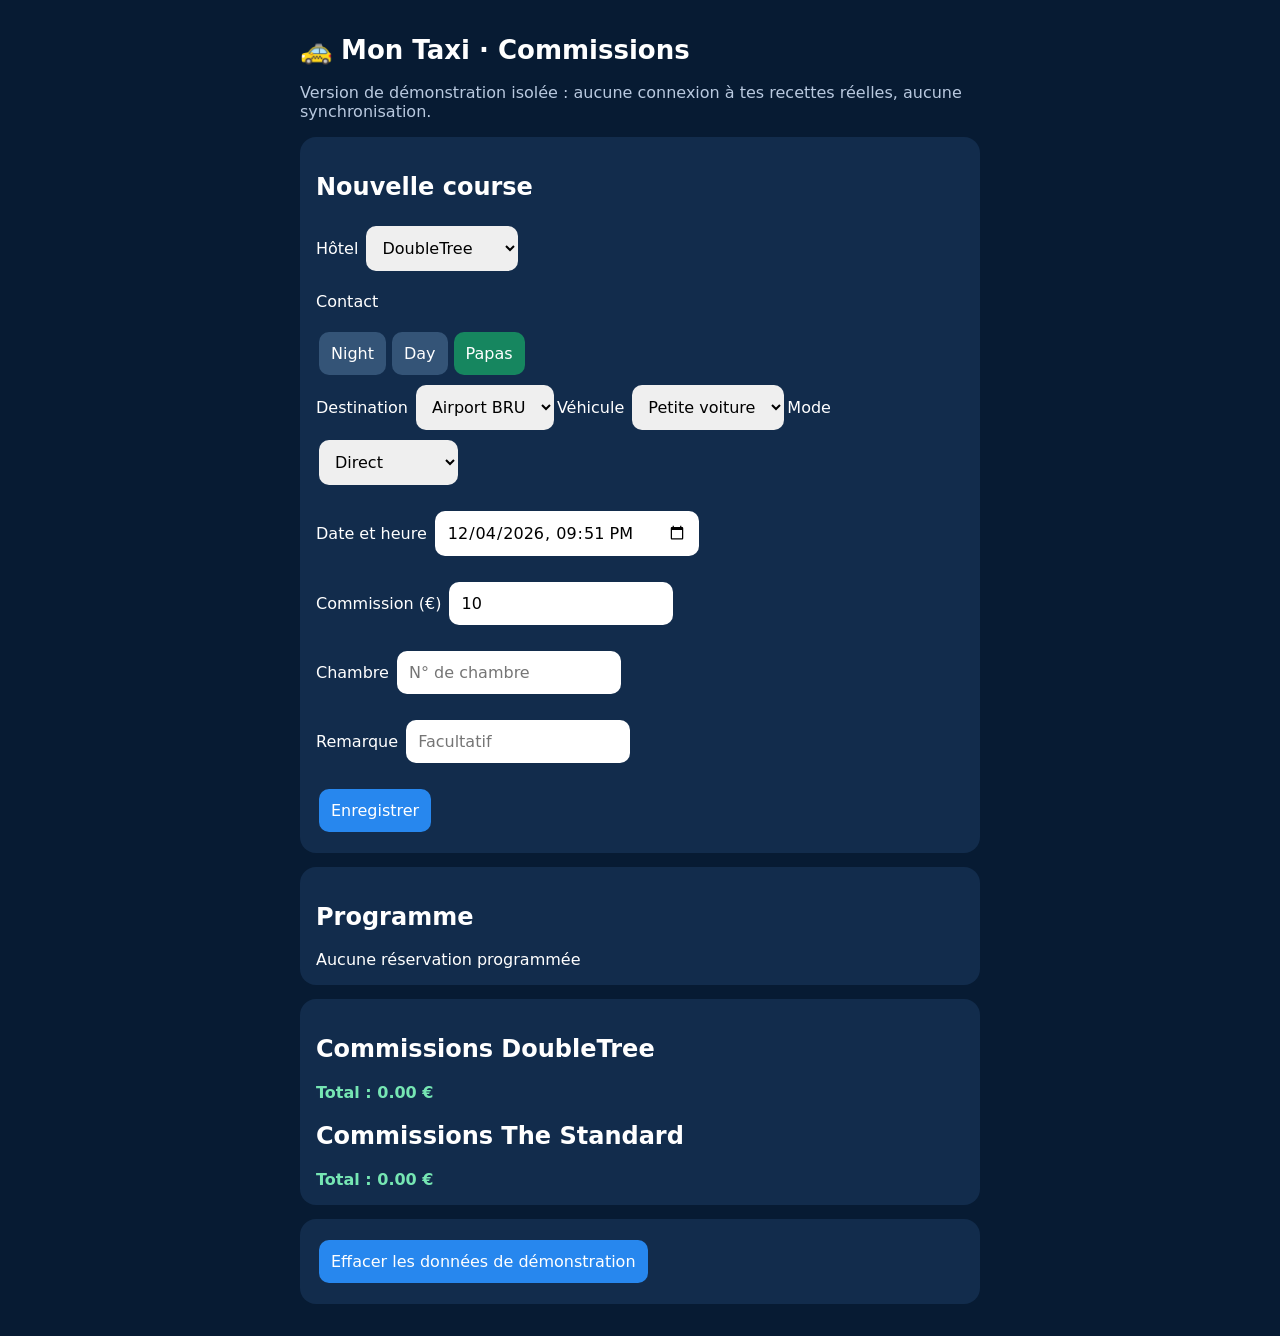
<file: commissions-demo/index.html>
<!doctype html><html lang="fr"><meta charset="utf-8"><meta name="viewport" content="width=device-width,initial-scale=1"><title>Mon Taxi · Commissions — Démo</title><style>body{font:16px system-ui;background:#071b33;color:white;margin:0;padding:18px}main{max-width:680px;margin:auto}h1{font-size:26px}section{background:#122c4c;border-radius:16px;padding:16px;margin:14px 0}button,input,select{font:inherit;padding:12px;border:0;border-radius:10px;margin:5px 3px}button{background:#2787ee;color:white}input,select{max-width:95%}.muted{color:#b9c9df}article{border-top:1px solid #456;padding:10px 0}strong{color:#76e6b3}</style><main><h1>🚕 Mon Taxi · Commissions</h1><p class="muted">Version de démonstration isolée : aucune connexion à tes recettes réelles, aucune synchronisation.</p><section><h2>Nouvelle course</h2><label>Hôtel <select id="hotel"><option>DoubleTree</option><option>The Standard</option></select></label><div id="contacts"></div><label>Destination <select id="dest"><option>Airport BRU</option><option>Airport CRL</option><option>Autre</option></select></label><label>Véhicule <select id="vehicle"><option>Petite voiture</option><option>Van</option></select></label><label>Mode <select id="mode"><option>Direct</option><option>Réservation</option></select></label><p><label>Date et heure <input id="date" type="datetime-local"></label></p><p><label>Commission (€) <input id="amount" type="number" min="0" step=".01" value="10"></label></p><p><label>Chambre <input id="room" placeholder="N° de chambre"></label></p><p><label>Remarque <input id="note" placeholder="Facultatif"></label></p><button id="save">Enregistrer</button></section><section><h2>Programme</h2><div id="planned"></div></section><section><h2>Commissions DoubleTree</h2><div id="dt"></div><h2>Commissions The Standard</h2><div id="st"></div></section><section><button id="reset">Effacer les données de démonstration</button></section></main><script>
const names={'DoubleTree':['Night','Day','Papas'],'The Standard':['Fal','Moncef','Djo','Jonas','Yaguy','Céline','Adelia','Diego','Estella','Sumira','Aline']};const $=id=>document.getElementById(id);let rows=JSON.parse(localStorage.getItem('monTaxiCommissionDemoOnly')||'[]');let contact='Papas';function contacts(){let n=names[$('hotel').value];contact=n.includes(contact)?contact:n[0];$('contacts').innerHTML='<p>Contact</p>'+n.map(x=>'<button data-contact="'+x+'" style="background:'+(x===contact?'#16865f':'#345477')+'">'+x+'</button>').join('');document.querySelectorAll('[data-contact]').forEach(b=>b.onclick=()=>{contact=b.dataset.contact;contacts()})}function persist(){localStorage.setItem('monTaxiCommissionDemoOnly',JSON.stringify(rows));render()}function safe(s){return String(s||'').replace(/[&<>"]/g,c=>({'&':'&amp;','<':'&lt;','>':'&gt;','"':'&quot;'}[c]))}function render(){let p=rows.filter(x=>x.status==='Programmée').sort((a,b)=>a.date.localeCompare(b.date));$('planned').innerHTML=p.length?p.map(x=>'<article>'+safe(x.date)+' · '+safe(x.hotel)+' · '+safe(x.contact)+' · '+safe(x.dest)+' · '+safe(x.vehicle)+' · '+x.amount.toFixed(2)+' €<br><button data-done="'+x.id+'">Effectuée</button><button data-cancel="'+x.id+'">Non effectuée</button></article>').join(''):'Aucune réservation programmée';for(let [hotel,id] of [['DoubleTree','dt'],['The Standard','st']]){let done=rows.filter(x=>x.hotel===hotel&&x.status==='Effectuée');$(''+id).innerHTML='<strong>Total : '+done.reduce((s,x)=>s+x.amount,0).toFixed(2)+' €</strong>'+done.map(x=>'<article>'+safe(x.date)+' · '+safe(x.contact)+' · '+safe(x.dest)+' · '+x.amount.toFixed(2)+' €</article>').join('')}document.querySelectorAll('[data-done]').forEach(b=>b.onclick=()=>{rows.find(x=>x.id===b.dataset.done).status='Effectuée';persist()});document.querySelectorAll('[data-cancel]').forEach(b=>b.onclick=()=>{rows.find(x=>x.id===b.dataset.cancel).status='Non effectuée';persist()})} $('hotel').onchange=contacts;$('date').value=new Date(Date.now()-new Date().getTimezoneOffset()*60000).toISOString().slice(0,16);$('save').onclick=()=>{let amount=Number($('amount').value);if(!Number.isFinite(amount)||amount<0){alert('Montant invalide');return}rows.push({id:crypto.randomUUID(),hotel:$('hotel').value,contact,dest:$('dest').value,vehicle:$('vehicle').value,date:$('date').value,amount,status:$('mode').value==='Direct'?'Effectuée':'Programmée',room:$('room').value,note:$('note').value});persist()};$('reset').onclick=()=>{if(confirm('Effacer uniquement les essais de cette démonstration ?')){rows=[];persist()}};contacts();render();
</script></html>
</file>
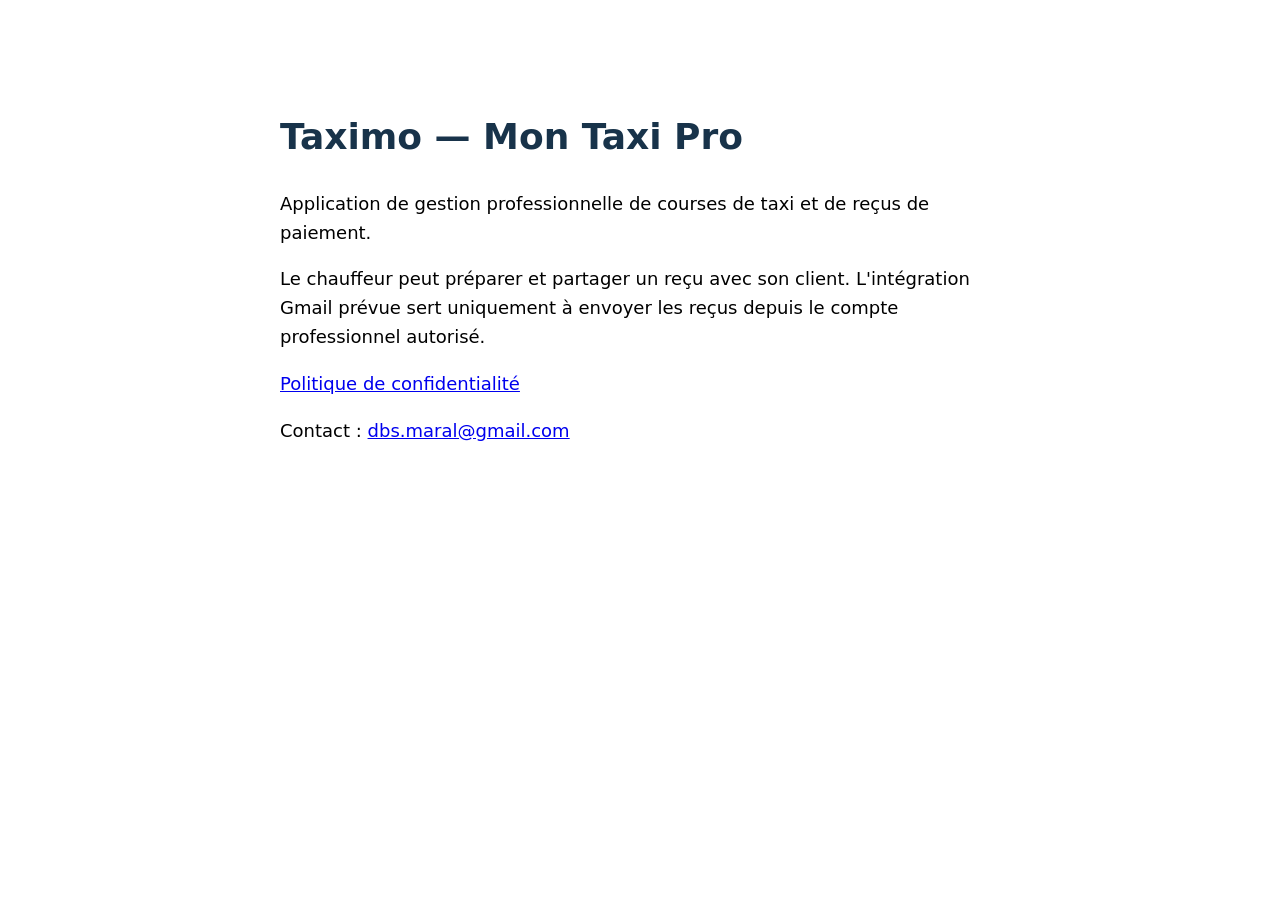
<file: taximo-public/index.html>
<!doctype html><html lang="fr"><meta charset="utf-8"><meta name="viewport" content="width=device-width,initial-scale=1"><title>Taximo — Mon Taxi Pro</title><style>body{font:18px system-ui;max-width:720px;margin:60px auto;padding:24px;line-height:1.6}h1{color:#18334a}</style><h1>Taximo — Mon Taxi Pro</h1><p>Application de gestion professionnelle de courses de taxi et de reçus de paiement.</p><p>Le chauffeur peut préparer et partager un reçu avec son client. L'intégration Gmail prévue sert uniquement à envoyer les reçus depuis le compte professionnel autorisé.</p><p><a href="privacy.html">Politique de confidentialité</a></p><p>Contact : <a href="mailto:dbs.maral@gmail.com">dbs.maral@gmail.com</a></p></html>
</file>
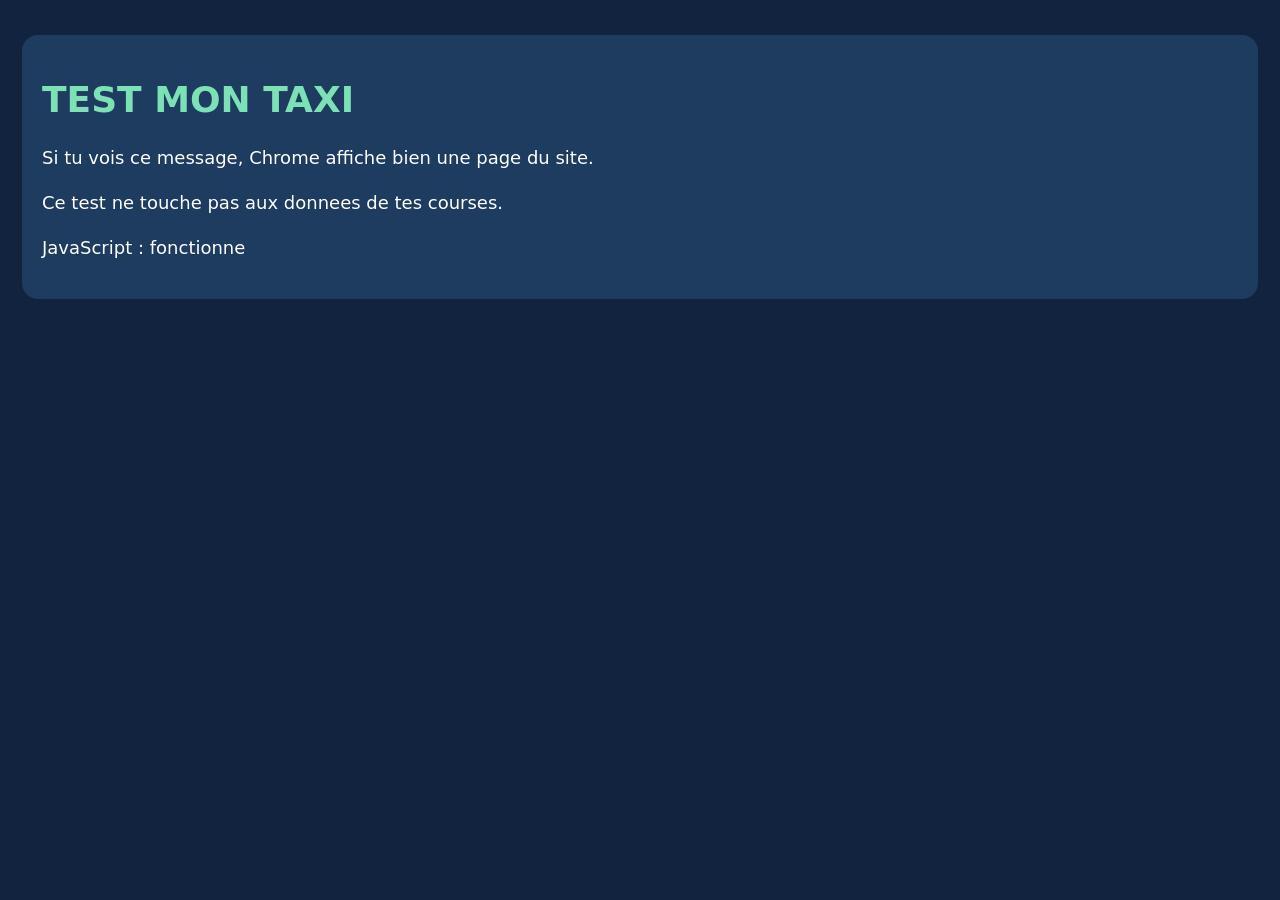
<file: diagnostic.html>
<!doctype html><html lang='fr'><head><meta charset='utf-8'><meta name='viewport' content='width=device-width,initial-scale=1'><title>Diagnostic Mon Taxi</title><style>body{margin:0;background:#11233e;color:#fff;font:18px system-ui;padding:35px 22px}h1{color:#7de1b6}p{line-height:1.5}.panel{background:#1e3b60;padding:20px;border-radius:16px}</style></head><body><div class='panel'><h1>TEST MON TAXI</h1><p>Si tu vois ce message, Chrome affiche bien une page du site.</p><p>Ce test ne touche pas aux donnees de tes courses.</p><p id='js'>JavaScript : non verifie</p><script>document.getElementById('js').textContent='JavaScript : fonctionne';</script></div></body></html>
</file>
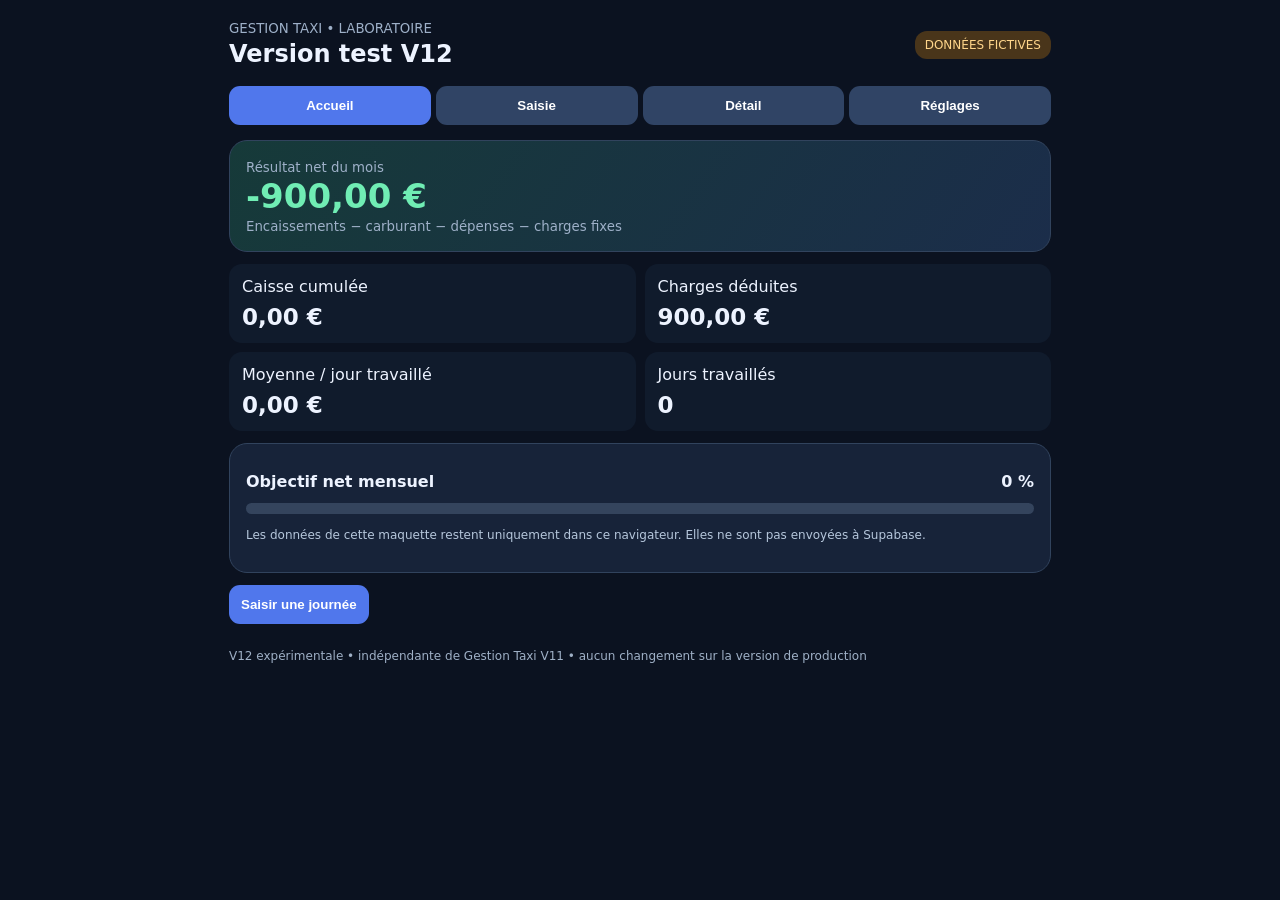
<file: laboratoire-v12.html>
<!doctype html><html lang="fr"><meta charset="utf-8"><meta name="viewport" content="width=device-width,initial-scale=1"><title>Gestion Taxi — Laboratoire V12</title><style>:root{font-family:system-ui;color:#edf3ff;background:#0b1220}*{box-sizing:border-box}body{margin:0}main{max-width:850px;margin:auto;padding:18px 14px 90px}header{display:flex;justify-content:space-between;align-items:center}h1{font-size:24px;margin:3px 0}small,.muted{color:#9eb0c8}.tag{background:#49351a;color:#ffd68b;padding:7px 10px;border-radius:12px;font-size:12px}.card{background:#172339;border:1px solid #31435d;border-radius:18px;padding:16px;margin:12px 0}.hero{background:linear-gradient(125deg,#163a39,#1b2d4a)}.big{font-size:34px;font-weight:800;color:#70edb4}.grid{display:grid;grid-template-columns:repeat(2,minmax(0,1fr));gap:9px}.metric{background:#101b2c;border-radius:13px;padding:13px}.metric strong{display:block;font-size:23px;margin-top:8px}nav{display:grid;grid-template-columns:repeat(4,1fr);gap:5px;margin:15px 0}button{cursor:pointer;border:0;border-radius:11px;padding:12px;background:#304465;color:white;font-weight:700}button.active,.primary{background:#5077ec}button:focus-visible,input:focus-visible,select:focus-visible{outline:2px solid #9cc4ff}section{display:none}section.active{display:block}label{font-size:13px;color:#bed0e5;display:block;margin:11px 0 5px}input,select{width:100%;min-width:0;padding:13px;background:#0d1829;color:white;border:1px solid #4a6081;border-radius:10px;font-size:18px}.entry{display:grid;grid-template-columns:repeat(2,minmax(0,1fr));gap:0 12px}.status{font-size:12px;color:#8ddcb6}.row{display:flex;align-items:center;justify-content:space-between;gap:10px;margin:12px 0}.bar{height:11px;background:#34445d;border-radius:20px;overflow:hidden}.bar>div{height:100%;background:#5de0a3}.tablewrap{overflow-x:auto}table{border-collapse:collapse;width:100%;font-size:13px}td,th{border-bottom:1px solid #35435c;padding:9px 4px;text-align:right}td:first-child,th:first-child{text-align:left}td input{font-size:15px;padding:9px 5px;text-align:right;width:85px}.danger{background:#633342}.note{font-size:12px;color:#b6c7dc;line-height:1.5}footer{margin-top:25px;color:#9fb0c6;font-size:12px}@media(min-width:650px){.entry{grid-template-columns:repeat(3,1fr)}} </style><main><header><div><small>GESTION TAXI • LABORATOIRE</small><h1>Version test V12</h1></div><span class="tag">DONNÉES FICTIVES</span></header><nav><button class="active" data-tab="accueil">Accueil</button><button data-tab="saisie">Saisie</button><button data-tab="detail">Détail</button><button data-tab="reglages">Réglages</button></nav><section id="accueil" class="active"><div class="card hero"><small>Résultat net du mois</small><div class="big" id="net">0 €</div><small>Encaissements − carburant − dépenses − charges fixes</small></div><div class="grid"><div class="metric">Caisse cumulée<strong id="revenue">0 €</strong></div><div class="metric">Charges déduites<strong id="cost">0 €</strong></div><div class="metric">Moyenne / jour travaillé<strong id="average">0 €</strong></div><div class="metric">Jours travaillés<strong id="days">0</strong></div></div><div class="card"><div class="row"><b>Objectif net mensuel</b><strong id="progressText"></strong></div><div class="bar"><div id="progress"></div></div><p class="note">Les données de cette maquette restent uniquement dans ce navigateur. Elles ne sont pas envoyées à Supabase.</p></div><button class="primary" onclick="show('saisie')">Saisir une journée</button></section><section id="saisie"><div class="card"><h2>Saisie rapide</h2><label for="date">Date de travail</label><input type="date" id="date"><div class="entry" id="fields"></div><div class="row"><span class="status" id="saveStatus">Sauvegarde locale automatique</span><button onclick="undo()">Annuler la dernière modification</button></div><p class="note">Effacer complètement un montant puis quitter le champ = enregistrer 0. Les calculs se mettent à jour immédiatement.</p></div></section><section id="detail"><div class="card"><h2>Détail du mois</h2><label for="month">Mois</label><input type="month" id="month"><div class="tablewrap"><table><thead><tr><th>Date</th><th>Cash</th><th>Cartes</th><th>Aply</th><th>Carburant</th><th>Dépenses</th></tr></thead><tbody id="rows"></tbody><tfoot id="totals"></tfoot></table></div></div></section><section id="reglages"><div class="card"><h2>Paramètres du test</h2><label>Charges fixes mensuelles (€)</label><input id="fixed" type="number" min="0" step=".01"><label>Objectif de bénéfice net (€)</label><input id="goal" type="number" min="1" step="100"><p class="note">Ce laboratoire n'utilise ni l'authentification réelle ni SumUp. Ces fonctions nécessitent des tests séparés et sécurisés.</p><button class="danger" onclick="resetDemo()">Réinitialiser uniquement les données du test</button></div></section><footer>V12 expérimentale • indépendante de Gestion Taxi V11 • aucun changement sur la version de production</footer></main><script>
const KEY='taxi-v12-labo-051126';const kinds=[['cash','Cash'],['cards','Cartes'],['aply','Aply'],['com','Com.'],['fuel','Carburant'],['expense','Dépenses']];let state;try{state=JSON.parse(localStorage.getItem(KEY))}catch{};if(!state)state={entries:{},fixed:900,goal:5000};let history=[];const euro=n=>(Number(n)||0).toLocaleString('fr-BE',{style:'currency',currency:'EUR'});const iso=d=>[d.getFullYear(),String(d.getMonth()+1).padStart(2,'0'),String(d.getDate()).padStart(2,'0')].join('-');const date=document.getElementById('date'),month=document.getElementById('month');date.value=iso(new Date());month.value=date.value.slice(0,7);const save=()=>{localStorage.setItem(KEY,JSON.stringify(state));document.getElementById('saveStatus').textContent='✓ Enregistré localement'};const snapshot=()=>{history.push(JSON.stringify(state));if(history.length>30)history.shift()};function show(id){document.querySelectorAll('section').forEach(x=>x.classList.toggle('active',x.id===id));document.querySelectorAll('nav button').forEach(x=>x.classList.toggle('active',x.dataset.tab===id));if(id==='detail')renderDetail()}document.querySelectorAll('nav button').forEach(b=>b.onclick=()=>show(b.dataset.tab));const number=v=>Math.max(0,Number(String(v).replace(',','.'))||0);function setVal(day,key,v){snapshot();state.entries[day]??={};state.entries[day][key]=number(v);save();renderStats()}function fields(){document.getElementById('fields').innerHTML='';for(const [key,label] of kinds){const wrap=document.createElement('div');const lab=document.createElement('label');lab.textContent=label;const inp=document.createElement('input');inp.type='number';inp.min='0';inp.step='.01';inp.inputMode='decimal';inp.value=state.entries[date.value]?.[key]??0;inp.onchange=()=>{setVal(date.value,key,inp.value);inp.value=number(inp.value)};inp.onblur=()=>{if(inp.value.trim()===''){setVal(date.value,key,0);inp.value='0'}};wrap.append(lab,inp);document.getElementById('fields').append(wrap)}}date.onchange=()=>{month.value=date.value.slice(0,7);fields();renderStats()};month.onchange=renderDetail;function monthly(){return Object.entries(state.entries).filter(([d])=>d.startsWith(month.value))}function renderStats(){const items=monthly();let revenue=0,cost=number(state.fixed),worked=0;for(const [,e] of items){const r=number(e.cash)+number(e.cards)+number(e.aply);revenue+=r;cost+=number(e.fuel)+number(e.expense)+number(e.com);if(r>0)worked++}const net=revenue-cost;document.getElementById('net').textContent=euro(net);document.getElementById('revenue').textContent=euro(revenue);document.getElementById('cost').textContent=euro(cost);document.getElementById('average').textContent=euro(worked?net/worked:0);document.getElementById('days').textContent=worked;document.getElementById('progressText').textContent=Math.round(100*Math.max(0,net)/Math.max(1,state.goal))+' %';document.getElementById('progress').style.width=Math.min(100,100*Math.max(0,net)/Math.max(1,state.goal))+'%'}function renderDetail(){const tbody=document.getElementById('rows');tbody.innerHTML='';const [y,m]=month.value.split('-').map(Number);const days=new Date(y,m,0).getDate();let sums={};for(const [k] of kinds)sums[k]=0;for(let n=1;n<=days;n++){const d=month.value+'-'+String(n).padStart(2,'0');const tr=document.createElement('tr');const first=document.createElement('td');first.textContent=d.slice(8);tr.append(first);for(const [k] of kinds.filter(x=>x[0]!=='com')){const td=document.createElement('td'),input=document.createElement('input');input.type='number';input.min='0';input.step='.01';input.value=state.entries[d]?.[k]??0;sums[k]+=number(input.value);input.onchange=()=>{setVal(d,k,input.value);renderDetail()};input.onblur=()=>{if(input.value.trim()===''){setVal(d,k,0);renderDetail()}};td.append(input);tr.append(td)}tbody.append(tr)}document.getElementById('totals').innerHTML='<tr><th>Total</th>'+kinds.filter(x=>x[0]!=='com').map(([k])=>'<th>'+euro(sums[k])+'</th>').join('')+'</tr>';renderStats()}function undo(){if(!history.length)return alert('Aucune modification à annuler');state=JSON.parse(history.pop());save();fields();renderDetail()}function resetDemo(){if(confirm('Effacer uniquement les données de cette version test ?')){history=[];state={entries:{},fixed:900,goal:5000};save();init()}}function init(){document.getElementById('fixed').value=state.fixed;document.getElementById('goal').value=state.goal;fields();renderStats()}for(const k of ['fixed','goal'])document.getElementById(k).onchange=e=>{snapshot();state[k]=number(e.target.value);save();renderStats()};init();
</script></html>
</file>
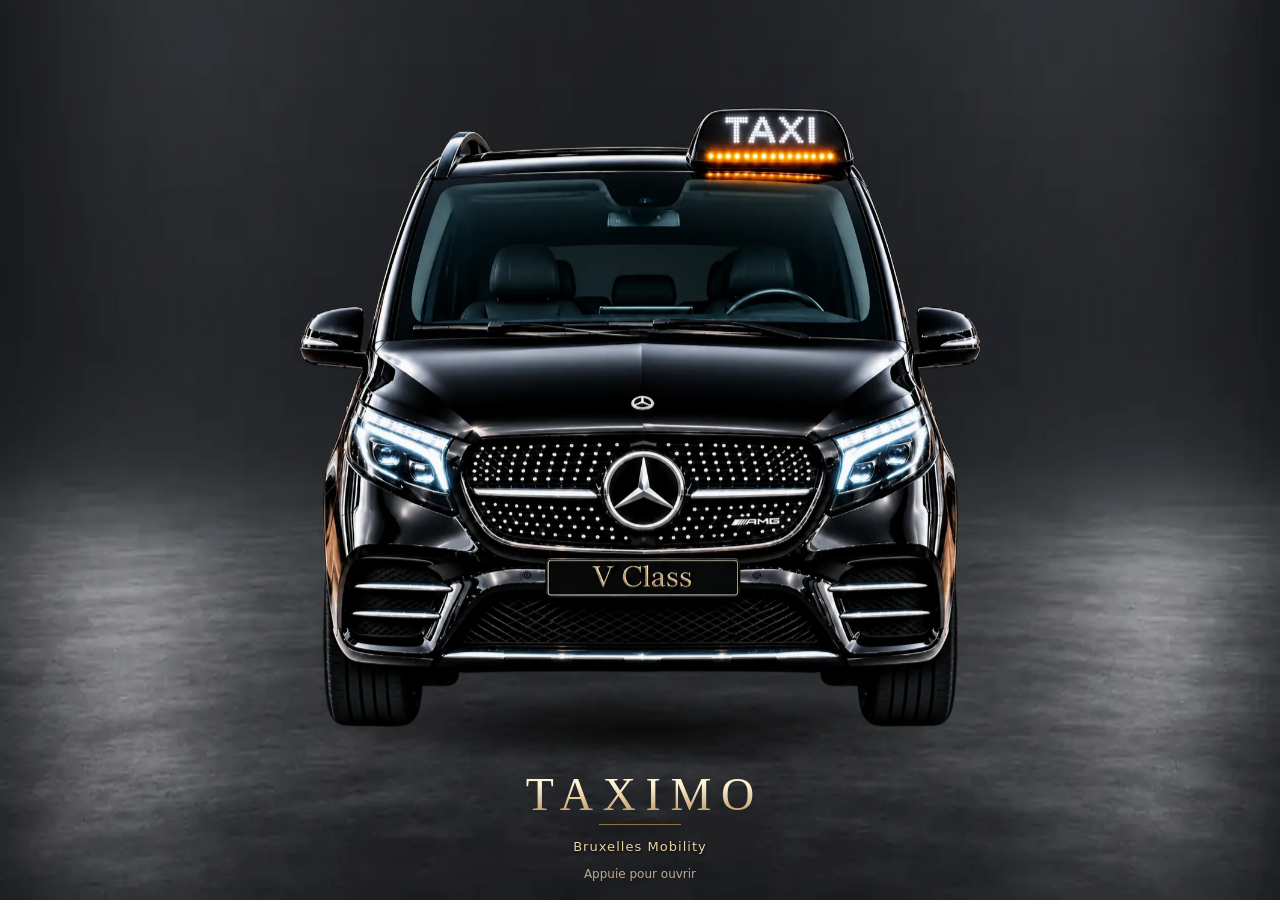
<file: mon-taxi-pickup-integration-test.html>
<!doctype html><html lang="fr"><head><meta charset="utf-8"><meta name="viewport" content="width=device-width,initial-scale=1,viewport-fit=cover,interactive-widget=resizes-content"><meta name="theme-color" content="#111827"><title>Mon Taxi — V 6/11</title><style>
:root{font-family:system-ui,-apple-system,Segoe UI,sans-serif;color:#f3f5fa;background:#0b1020}*{box-sizing:border-box}body{margin:0}main{max-width:780px;margin:auto;padding:20px 14px 80px}header{display:flex;justify-content:space-between;align-items:center;margin-bottom:18px}h1{margin:2px 0;font-size:27px;letter-spacing:-.8px}h2{font-size:17px;margin:0 0 14px}.muted{color:#9daac1}.eyebrow{font-size:11px;letter-spacing:2px;color:#8d9fc3;font-weight:800}.pill{border:1px solid #3d4b68;border-radius:99px;padding:7px 11px;font-size:12px;color:#a9b9d6}.selectors,.grid{display:grid;grid-template-columns:1fr 1fr;gap:10px}.selectors{margin-bottom:14px}select,input{background:#141e32;border:1px solid #34435e;color:#f5f7ff;border-radius:11px;padding:12px;min-width:0;width:100%;font-size:16px}input:focus,select:focus{outline:2px solid #6183fa;outline-offset:0}.card{background:#151e30;border:1px solid #2d3b55;border-radius:18px;padding:17px;margin-bottom:11px}.hero{background:linear-gradient(125deg,#182d36,#142239);border-color:#365f63}.label{font-size:13px;color:#aebbd0}.big{font-size:34px;font-weight:800;letter-spacing:-1.4px;margin:9px 0}.value{font-size:22px;font-weight:750;margin:7px 0}.green{color:#65e6af}.red{color:#ff8f99}.small{font-size:12px}.tabs{display:flex;gap:5px;overflow:auto;margin:20px 0 13px;padding-bottom:4px}.tab{white-space:nowrap;border:1px solid #35435d;background:#182239;color:#c9d4e6;border-radius:12px;padding:11px 13px;font-weight:650}.tab.active{background:#4569e5;color:white;border-color:#4569e5}.panel{display:none}.panel.active{display:block}.rowhead,.dayrow{display:grid;grid-template-columns:50px 1fr 1fr;gap:9px;align-items:center}.rowhead{font-size:12px;color:#9faec8;margin:0 0 10px}.dayrow{margin-bottom:9px}.dayrow input{padding:11px 8px;text-align:right}.day{font-weight:650;font-size:13px;color:#b8c7de}.fixedrow{display:grid;grid-template-columns:1fr 128px;gap:12px;align-items:center;margin-bottom:10px}.fixedrow label{font-size:14px}.fixedrow input{text-align:right}.sumrow{display:flex;justify-content:space-between;gap:10px;padding-top:15px;border-top:1px solid #33405a;font-weight:750}.button{border:0;background:#5478f2;color:#fff;padding:12px 16px;border-radius:12px;font-size:14px;font-weight:700;cursor:pointer}.button.secondary{background:#273653}.button.danger{background:#5b2a39}.button:disabled{opacity:.5}.toolbar{display:flex;gap:8px;flex-wrap:wrap}.expense{display:flex;justify-content:space-between;align-items:center;gap:10px;padding:10px 0;border-bottom:1px solid #303d55}.expense button{padding:7px 10px}.formgrid{display:grid;grid-template-columns:1fr 130px;gap:9px;margin-bottom:10px}.annualrow{display:grid;grid-template-columns:1.1fr 1fr 1fr;gap:7px;padding:11px 0;border-bottom:1px solid #303d55;font-size:13px}.annualrow strong{text-align:right}.hint{font-size:12px;color:#a5b4cb;line-height:1.6}.footer{margin-top:20px}.toast{position:fixed;bottom:20px;left:50%;transform:translateX(-50%);background:#e5f7ee;color:#123526;border-radius:12px;padding:12px 18px;display:none;box-shadow:0 6px 24px #0008;font-size:13px;z-index:5}@media(max-width:380px){main{padding:15px 10px 70px}.big{font-size:29px}.fixedrow{grid-template-columns:1fr 110px}}@media(min-width:600px){.metrics{display:grid;grid-template-columns:1fr 1fr;gap:11px}.metrics .card{margin-bottom:0}}

.page{display:none}.page.active{display:block}.pagebar{display:grid;grid-template-columns:repeat(3,minmax(0,1fr));gap:7px;margin:15px 0}.pageBtn{border:1px solid #3b4b6b;background:#1a253b;color:#aebedb;padding:13px;border-radius:13px;font-size:15px;font-weight:750}.pageBtn.active{background:#486ee8;border-color:#486ee8;color:white}.hero-number{font-size:36px;letter-spacing:-1px;font-weight:850;margin:8px 0}.homegrid{display:grid;grid-template-columns:1fr 1fr;gap:10px}.homegrid .card{margin-bottom:0}.inputline{display:grid;grid-template-columns:1fr 1fr 1fr;gap:8px}.inputline label{display:block;font-size:12px;color:#b9c6d8;margin-bottom:6px}.inputline input{padding:13px 6px;text-align:center;font-weight:700}.quick-card{border:1px solid #52669b;background:#18253d}.status{font-size:13px;color:#b6c8df}.dayrow,.rowhead{grid-template-columns:38px repeat(3,minmax(0,1fr));gap:5px}.dayrow input{padding:9px 3px;font-size:14px}.balancebox{background:linear-gradient(125deg,#252039,#182237)}

.page{touch-action:pan-y}
</style><style>
/* Écran extérieur du Fold : la saisie passe avant les statistiques */
main{padding-top:10px}header{margin-bottom:8px}h1{font-size:23px}.selectors{margin-bottom:8px}.pagebar{margin:8px 0 10px}.pageBtn{padding:9px}
.quick-card{padding:13px}.quick-top{display:grid;grid-template-columns:1fr 1fr;gap:10px}.quick-top select{margin-top:5px;padding:9px}
.quick-types{display:grid;grid-template-columns:repeat(2,minmax(0,1fr));gap:7px;margin:12px 0}.typeBtn{background:#263450;color:#e3ebfc;border:1px solid #425476;border-radius:12px;padding:5px 2px;display:flex;flex-direction:column;align-items:center;gap:2px;font-weight:750;font-size:20px;cursor:pointer}.typeBtn span{font-size:12px}.typeBtn.active{background:#4268dd;border-color:#a5b8ff;color:#fff;box-shadow:0 0 0 1px #8aa6ff}
.amount-row{display:grid;grid-template-columns:minmax(0,1fr) 110px;gap:8px;align-items:end}.amount-row input{margin-top:5px;font-size:28px;font-weight:800;padding:11px 8px}#quickAmount{padding-block:calc(20.9px - 0.2lh)}.amount-row .button{height:50px;padding:9px 4px}.compact-toolbar .button{font-size:12px;padding:8px 10px}
.compact-overview{display:grid;grid-template-columns:1fr 1fr;gap:9px}.compact-overview .card{padding:12px;margin-bottom:9px}.compact-overview .big,.compact-overview .hero-number{font-size:22px;margin:7px 0}.compact-overview .label{font-size:11px}.compact-overview .status{font-size:11px}.homegrid .card{padding:11px}.homegrid .value{font-size:18px}.homegrid .label{font-size:11px}.total-mini{margin-top:9px;padding:12px}.total-mini .value{font-size:20px}
@media(max-width:370px){.amount-row{grid-template-columns:minmax(0,1fr) 95px}.compact-overview .big,.compact-overview .hero-number{font-size:20px}.typeBtn span{font-size:11px}}
</style><style>
.calendar-trigger{display:block;width:fit-content;max-width:100%;min-height:40px;background:#192840;border:1px solid #53699a;color:#fff;padding:8px 10px;border-radius:10px;font-size:15px;font-weight:650;text-align:left;cursor:pointer;margin-top:5px;line-height:1.35}.calendar-dialog{background:#101a2c;border:1px solid #5d76a7;border-radius:15px;padding:12px;margin:10px 0;box-shadow:0 12px 24px #0006}.calendar-dialog[hidden]{display:none}.calendar-head{display:flex;justify-content:space-between;align-items:center;margin-bottom:11px}.calendar-close{border:0;background:#2a3c5a;color:white;border-radius:9px;padding:7px 11px;font-size:16px}.calendar-grid{display:grid;grid-template-columns:repeat(7,minmax(0,1fr));gap:4px}.calendar-weekday{text-align:center;font-size:11px;color:#9aaccb;padding:5px 0}.calendar-day{min-width:0;aspect-ratio:1;border:1px solid #354868;border-radius:9px;background:#1c2b44;color:#fff;font-size:14px;font-weight:650;padding:0}.calendar-day.selected{background:#5278f1;border-color:#b8c9ff}.calendar-day.today{outline:2px solid #6ee7b7;outline-offset:-2px}.calendar-today{margin-top:12px;width:100%;border:1px solid #455e8a;background:#263b5e;color:white;border-radius:9px;padding:9px;font-weight:650}
</style><style>.calendar-trigger{font-size:15px;font-variant-numeric:tabular-nums;letter-spacing:0}.rowhead,.dayrow{grid-template-columns:86px repeat(3,minmax(0,1fr))}.day{font-size:11px;letter-spacing:-.4px}@media(max-width:390px){.rowhead,.dayrow{grid-template-columns:80px repeat(3,minmax(0,1fr));gap:4px}.dayrow input{padding:9px 3px;font-size:13px}}</style><style>
.v11-refresh{display:flex;align-items:center;justify-content:center;width:36px;height:36px;min-height:36px;padding:0!important;background:transparent!important;color:#9ca3af!important;border:1px solid #374151;border-radius:9px;box-shadow:none;margin:6px 0 6px auto;cursor:pointer;flex-shrink:0}.v11-refresh:hover{background:#1f2937!important;color:#f3f4f6!important}.v11-refresh:focus-visible{outline:2px solid #93c5fd;outline-offset:2px}.v11-refresh-icon{font-size:23px;line-height:1}.refresh-stamp{display:none}
.v11-balance{border:1px solid #4b78a4;background:linear-gradient(120deg,#142d38,#192541);padding:15px;border-radius:15px;margin:11px 0}.v11-balance .value{font-size:29px;margin:6px 0}.v11-summary{display:grid;grid-template-columns:1fr 1fr;gap:9px;margin:10px 0}.v11-summary>div{background:#1c2a42;border:1px solid #354a6b;border-radius:11px;padding:10px}.v11-summary strong{display:block;font-size:17px;margin-top:5px}.v11-archive{margin:0 0 12px;padding:12px;border:1px solid #465a7e;border-radius:12px;background:#17243a}.v11-archive strong{display:block;margin-bottom:5px}.v11-archive p{margin:3px 0 0}.v11-date{font-variant-numeric:tabular-nums}
.work-reference{width:100%;max-width:240px;justify-self:center;margin-left:auto;margin-right:auto;border:1px solid #22c55e;border-radius:10px;background:#14532d;padding:8px 10px;text-align:center}.work-reference .label{color:#dcfce7;font-size:11px;font-weight:650}.work-reference .reference-amount{color:#fff;font-size:22px!important;font-weight:800;margin:3px 0}.reference-days{font-size:12px;font-weight:650;color:#dcfce7}.daytotals{display:grid;grid-template-columns:86px repeat(3,minmax(0,1fr));gap:5px;border-top:2px solid #7085ac;background:#20334b;padding:13px 0 10px;border-radius:0 0 9px 9px;align-items:center;font-size:13px;font-variant-numeric:tabular-nums}.daytotals strong{text-align:right;padding-right:3px;overflow-wrap:anywhere}.daytotals-label{font-size:12px;padding-left:4px;font-weight:750}@media(max-width:390px){.daytotals{grid-template-columns:80px repeat(3,minmax(0,1fr));gap:4px;font-size:11px}}
header{gap:10px}header>div{min-width:0}header .v11-refresh{margin:0;align-self:flex-start}.daily-overview{grid-template-columns:repeat(3,minmax(0,1fr));gap:6px;align-items:start}.daily-overview>div{min-width:0;padding:6px 4px}.daily-overview .label{font-size:11px;line-height:1.3;min-height:2.6em}.daily-overview .value{font-size:18px!important;font-weight:750;margin:7px 0;overflow-wrap:anywhere;font-variant-numeric:tabular-nums}.daily-overview .average-inline{max-width:none;margin:0;padding:6px 4px;border-radius:8px}.daily-overview .reference-days{font-size:10px;line-height:1.3}@media(max-width:390px){.daily-overview .label{font-size:10px}.daily-overview .value{font-size:15px!important}}.monthly-overview{padding:10px}.charges-value{color:#fbbf24}#home>.v11-balance{margin-top:0;padding:9px 12px;border-radius:11px}#home>.v11-balance .label{font-size:11px}#home>.v11-balance .value{font-size:25px;margin:3px 0}#home>.v11-balance .small{font-size:10px}.quick-card{margin-top:12px}.monthly-overview .daily-overview{align-items:stretch}.monthly-overview .daily-overview .label{min-height:3em}.payment-grid{display:grid;grid-template-columns:repeat(3,minmax(0,1fr));gap:7px;margin-top:10px}.payment-box .label{font-size:10px;line-height:1.2}.payment-box{background:#1b2b42;border:1px solid #354a6b;border-radius:12px;padding:10px;min-width:0}.payment-box strong{display:block;font-size:25px;margin:8px 0;font-variant-numeric:tabular-nums}.payment-box small{font-size:10px;color:#e8bd78}.payment-entry{display:flex;flex-direction:column;gap:6px}.payment-entry input{padding:9px 6px;font-size:14px}.payment-entry button{padding:9px 4px;font-size:12px}.payment-total{display:flex;justify-content:space-between;gap:12px;margin-top:11px;border-top:1px solid #354a6b;padding-top:12px;font-size:12px}.payment-total strong{font-size:18px;white-space:nowrap}.payment-month{display:flex;justify-content:space-between;gap:9px;margin-top:9px;font-size:11px;color:#b6c8df;flex-wrap:wrap}@media(max-width:450px){.payment-grid{grid-template-columns:1fr 1fr}.payment-grid .payment-box:first-child{grid-column:span 2}.payment-box strong{font-size:22px}}</style><style>#home .payment-grid{grid-template-columns:repeat(4,minmax(0,1fr));gap:5px}#home .payment-grid .payment-box:first-child{grid-column:auto}#home .payment-box{padding:8px 4px}#home .payment-box .label{font-size:15px;font-weight:800;white-space:nowrap}#home .payment-box strong{font-size:clamp(12px,3.8vw,23px);letter-spacing:-.6px;white-space:nowrap}#home .payment-entry input{padding:8px 4px;font-size:22px;font-weight:700;font-variant-numeric:tabular-nums}#home .payment-entry button{font-size:10px;padding:9px 1px}</style><style>#home .card-month-total{margin-top:12px;padding-top:10px;border-top:1px solid #425476}#home .card-month-total>div{font-size:10px;line-height:1.4;color:#b9c6d8}#home .card-month-total strong{font-size:clamp(14px,4.2vw,26px);color:#77ecc2;margin:6px 0 0;letter-spacing:-.7px}</style><style>#home .payment-grid{grid-template-columns:minmax(0,1fr);gap:10px}#home .payment-grid>.payment-box{grid-column:auto;padding:12px}#home .cash-breakdown{display:grid;grid-template-columns:repeat(3,minmax(0,1fr));gap:10px}#home .cash-component{min-width:0}#home .cash-real{border-left:1px solid #425476;padding-left:10px}#home .cash-real>strong{color:#77ecc2}#home .payment-box strong{font-size:clamp(15px,4vw,25px)}#home .payment-entry{margin-top:10px}#home .payment-grid>.payment-box>.payment-entry{max-width:320px}</style><style>#home .card-comparison{display:grid;grid-template-columns:repeat(2,minmax(0,1fr));gap:14px;align-items:start}#home .card-comparison>div{min-width:0}#home .card-net{border-left:1px solid #425476;padding-left:14px}#home .card-net strong{color:#77ecc2}</style><style>

html { overscroll-behavior-y: none; }
main { translate: var(--pull-offset, none); transition: translate 180ms ease-out; }
main.is-pulling { transition: none; }
@media (prefers-reduced-motion: reduce) { main { transition: none; } }
main { padding-top: max(10px, env(safe-area-inset-top)); }

/* Tableaux de la fiche Détails */
#daily .hint { margin-block: 7px; }
#daily .rowhead { margin-bottom: 6px; }
#daily .dayrow { margin-bottom: 2px; }
#daily .dayrow input { padding-block: 5px; min-height: 32px; font-size: 18px; }
.fixedrow input[inputmode="decimal"], #extraAmount { font-size: 21px; }
#daily .daytotals { padding-block: 8px; }
.selectors{grid-template-columns:minmax(44px,.6fr) minmax(0,1.4fr) minmax(0,1fr);gap:6px}
.selectors select,.selectors .calendar-trigger{min-width:0;padding:8px 6px;font-size:14px}
.selectors .calendar-trigger{width:100%;margin:0;text-align:center}
.payment-heading{display:flex;justify-content:space-between;align-items:flex-start;gap:8px;margin-bottom:8px}
#home .cash-daily-totals{display:grid;grid-template-columns:repeat(4,minmax(0,1fr));gap:5px;margin-top:12px;padding-top:10px;border-top:1px solid #354a6b;text-align:center}
#home .cash-daily-totals .label{min-height:2.4em;display:grid;align-items:end;line-height:1.2}
#home .cash-daily-totals strong{font-size:clamp(11px,3.3vw,16px);overflow-wrap:anywhere}
#home .cash-daily-totals .card-month-total{padding-inline:1px}
#home .payment-grid>.card-payments{padding:7px 10px}
#home .card-payments strong{margin:2px 0;line-height:1.15}
#home .card-payments .card-month-total{margin-top:5px;padding-top:4px}
#home .card-payments .hint{margin:2px 0;font-size:10px}
#home .cash-breakdown .payment-entry{margin-top:2px}
#home .cash-breakdown .payment-entry input{padding-block:calc(10.7px + 0.15lh)}
.payment-day-amount{display:flex;align-items:center;justify-content:center;min-height:34px}
#home .payment-day-amount strong{min-width:0;margin:0}
#home .payment-day-amount .payment-pencil{width:22px}
#home .payment-pencil{display:inline-grid;place-items:center;flex:none;width:26px;height:34px;padding:0;border:0;border-radius:6px;background:transparent;color:#b7c9df;cursor:pointer}
#home .payment-pencil:hover,#home .payment-pencil:focus-visible{color:#fff;background:#354a6b}
.payment-month-amount{display:flex;justify-content:center;align-items:center;flex-wrap:wrap;column-gap:1px}
#home .payment-month-amount strong{margin-block:0}
#daily{padding-inline:clamp(9px,3vw,17px)}
#daily :is(.rowhead,.dayrow,.journal-totals){grid-template-columns:36px repeat(3,minmax(0,1fr));gap:4px}
#daily .rowhead{padding:5px 2px;border-bottom:1px solid #34435e;text-align:center;font-size:clamp(10px,3vw,12px);font-weight:750}
#daily .dayrow{padding:3px 2px;border-bottom:1px solid #2d3b55}
#daily .day{position:relative;color:#c1cedf;font-weight:650;font-variant-numeric:tabular-nums}
#daily .journal-worked .day::before,.journal-worked-key::before{content:"";display:inline-block;width:2px;height:12px;border-radius:2px;background:#75b5a7}
#daily .journal-worked .day::before{position:absolute;left:-3px;top:50%;transform:translateY(-50%)}
.journal-worked-key::before{margin-right:5px;vertical-align:middle}
.journal-heading{display:flex;align-items:center;justify-content:space-between;gap:6px;flex-wrap:wrap}
#daily .journal-heading h2{margin:0}
.journal-actions{display:flex;gap:4px;flex-wrap:wrap}
.journal-actions .button{font-size:12px;padding:6px 8px}
.journal-actions [aria-expanded="true"]{border-color:#75b5a7}
.journal-guide{font-size:11px;color:#b7c9df}
.journal-option{margin-block:8px;padding:7px 0;border-bottom:1px solid #34435e}
.journal-fields{display:grid;grid-template-columns:repeat(2,minmax(0,1fr));gap:6px;font-size:12px}
.journal-fields label{min-width:0}
.journal-fields :is(select,input){width:100%;min-width:0;margin-top:3px}
#journalNameLabel{grid-column:1/-1}
.journal-totals{display:grid;align-items:center;margin-top:6px;padding:8px 2px;border-top:2px solid #506480;color:#d4e9e4;font-size:11px;font-variant-numeric:tabular-nums}
.journal-totals strong{text-align:right;overflow-wrap:anywhere;padding-right:5px}
.journal-day-detail{grid-column:1/-1;padding:6px 4px;border-top:1px solid #34435e}
.journal-day-toggle{width:100%;padding:5px 0;border:0;border-radius:4px;background:transparent;color:inherit;font:inherit;cursor:pointer}
.journal-day-toggle:focus-visible{outline:2px solid #8cbef3}
.journal-payments{display:grid;grid-template-columns:repeat(3,minmax(0,1fr));gap:6px;margin:6px 0;font-size:12px}
.journal-payments dt{color:#b7c9df}
.journal-payments dd{margin:2px 0 0;font-weight:700;overflow-wrap:anywhere}
#daily :is(.dayrow>input,.day-calculated){min-height:38px;font-size:clamp(12px,3.6vw,16px);font-weight:700;font-variant-numeric:tabular-nums}
#daily .day-calculated{display:grid;align-content:center;text-align:right;padding:4px 5px;overflow-wrap:anywhere}
.button.add-action{background:#16784a;color:#fff;border-color:#36a975}
.button.add-action:hover{background:#12653e}
#home .workday-average{margin-bottom:10px}
#daily .dayrow{align-items:start}
#daily .dayrow .day{align-self:center}
#daily .dayrow input{padding-inline:5px}
.details-overview h2 span{display:block;font-size:12px;color:#b7c9df;margin-top:3px}
.details-result,.details-metric{display:flex;justify-content:space-between;align-items:center;gap:8px}
.details-total{min-height:46px;padding:8px 12px;margin-bottom:5px;background:#1e3049;border-radius:9px;font-size:14px;font-weight:700}
.details-total strong{font-size:22px;line-height:1.15;text-align:right;font-variant-numeric:tabular-nums}
.details-metric{min-height:34px;font-size:13px}
.details-metric[hidden]{display:none}
.details-charges .details-metric,.monthly-payment-summary .details-metric{padding-inline:12px;color:#d6e1f1}
.monthly-payment-summary{margin-block:8px;padding-block:8px 3px;border-block:1px solid #34435e}
.details-total-compact{min-height:38px;padding-block:6px;font-size:13px}
.details-total-compact strong{font-size:17px}
.card-payment-info{display:flex;flex-wrap:wrap;justify-content:space-between;gap:3px 10px;margin-top:4px;color:#b7c9df;font-size:11px;font-weight:500}
.card-payment-info strong{font-size:inherit}
.journal-day-toggle::after{content:"▸";margin-left:1px;font-size:9px}
.journal-day-toggle[aria-expanded="true"]::after{content:"▾"}
.details-heading{display:flex;align-items:center;justify-content:space-between;gap:8px;margin-bottom:8px}
.details-heading h2{margin:0}
.details-heading .workday-average{width:auto;min-width:106px;margin:0;padding:4px 7px}
.details-heading .reference-amount{font-size:17px!important;margin:1px 0;overflow-wrap:anywhere}
.details-heading .reference-days{font-size:10px}
#details .details-tabs{display:flex;flex-wrap:wrap;gap:6px}
#details .details-tabs .tab{flex:1 0 auto;min-height:40px;padding:7px 9px}

.taxi-summary{display:grid;grid-template-columns:1fr 1fr;gap:6px;margin:8px 0}
#home .taxi-summary .work-reference{margin:0;max-width:none;min-width:0;padding:5px 4px;text-align:center;border:1px solid #354a6b;border-radius:8px}
#home .taxi-summary .payment-day-total{background:#123363;border-color:#416da5}
#home .taxi-summary .work-reference .label{font-size:11px;line-height:1.2}
#home .taxi-summary .reference-amount{display:block;font-size:22px;line-height:1.2;margin:2px 0;color:#77ecc2;font-variant-numeric:tabular-nums;overflow-wrap:anywhere}
#home .taxi-summary .reference-days{font-size:10px;line-height:1.2}
.taxi-line{display:flex;justify-content:space-between;align-items:center;gap:6px;padding:4px 0}
#paymentAdjustments [hidden]{display:none}
.taxi-cards{border-top:1px solid #354a6b;align-items:baseline}
.taxi-cards>div{text-align:right}
.taxi-cards .green{font-size:clamp(15px,4vw,21px);white-space:nowrap}
.taxi-cards small,.taxi-fee{font-size:11px;color:#b9c6d8}
.taxi-fee{margin-bottom:5px;text-align:right}
.taxi-entry{display:grid;grid-template-columns:minmax(40px,1fr) minmax(67px,.9fr) minmax(105px,1.4fr);gap:6px;align-items:center;padding:3px 0;border-bottom:1px solid #354a6b}
.taxi-head{font-size:11px;color:#b9c6d8}
.taxi-head span:last-child{text-align:right}
.taxi-head .total-ttc{font-size:9px;font-weight:400;margin-left:3px;white-space:nowrap}
.taxi-entry input{min-width:0;padding:5px 7px;min-height:42px;font-size:16px}
.taxi-amount{display:flex;justify-content:flex-end;align-items:center;gap:3px;white-space:nowrap;font-variant-numeric:tabular-nums}
#home .taxi-amount .payment-pencil{min-width:36px;min-height:38px}
.taxi-month>.taxi-line{padding:2px 0}
.taxi-costs{display:grid;grid-template-columns:1fr 1fr;gap:10px;margin-top:8px;border-top:1px solid #354a6b;padding-top:7px}
.taxi-costs>div{min-width:0}
.taxi-costs .taxi-line{flex-wrap:wrap;font-size:13px}
.taxi-costs .typeBtn{display:inline-flex;font-size:12px;min-height:40px;padding:4px 9px;margin-top:2px}
#quickEditor .amount-row input{font-size:16px;padding:8px}
#quickEditor .button{font-size:12px}
.cost-amount{display:inline-flex;align-items:center;gap:3px;min-width:0}
.cost-pencil{display:inline-grid;place-items:center;flex:none;width:28px;height:34px;padding:0;border:0;border-radius:6px;background:transparent;color:#b7c9df;cursor:pointer}
.cost-pencil:hover,.cost-pencil:focus-visible{color:#fff;background:#354a6b}
#costDialog,#costPicker{width:min(420px,calc(100% - 32px));border:1px solid #52698a;border-radius:16px;background:#17283e;color:inherit;padding:18px}
#costDialog::backdrop,#costPicker::backdrop{background:#080e1bcc}
#costForm{display:grid;gap:12px}
#costForm label{display:grid;gap:5px}
#costNameLabel[hidden]{display:none}
#costForm .toolbar{flex-wrap:wrap}
#backup .toolbar{display:grid;grid-template-columns:1fr;gap:10px;margin:0 0 10px}
#backup .toolbar .button,#backup #undoMonthImport{width:100%;height:auto;min-height:44px;white-space:normal;line-height:1.3}
#costPicker{max-height:80vh;overflow:auto}
#costPickerRows{margin:10px 0}
.cost-total{display:inline-flex;align-items:center;justify-content:center;max-width:100%;flex-wrap:wrap}
.cost-total .cost-pencil{height:28px}
.entry-hub{border-color:#4b6d9c;background:#18253a}.entry-hub .taxi-entry{grid-template-columns:94px minmax(0,1fr) minmax(0,1.2fr)}.entry-hub .entry-costs{border-top:1px solid #394c68;margin-top:9px;padding-top:4px}.entry-hub .hint{margin:5px 0 12px}.entry-hub #quickExpenseNature{padding:6px 0}.entry-hub #validateExpense,.entry-hub #undoQuick{margin-top:6px}
#home .taxi-summary .work-reference{padding:9px 6px;display:grid;align-content:start;gap:3px}
#home .taxi-summary .work-reference .label{display:flex;justify-content:center;align-items:baseline;gap:3px;white-space:nowrap;font-size:clamp(9px,2.8vw,11px)}
.entry-hub .taxi-entry>label{font-size:clamp(11px,3.3vw,14px);font-weight:650;overflow-wrap:anywhere}
.entry-hub .taxi-entry input{text-align:right}
.entry-hub .taxi-amount strong{min-width:0;white-space:normal;overflow-wrap:anywhere;text-align:right;font-size:clamp(12px,3.6vw,16px)}
#home .taxi-summary{gap:8px;margin:10px 0}
#home .taxi-summary .work-reference{padding:4px 5px;gap:0;border-radius:14px}
#home .taxi-summary .workday-average{background:#14532d;border-color:#22c55e}
#home .taxi-summary .reference-amount{font-size:clamp(20px,6.2vw,30px);letter-spacing:-.035em}
.entry-hub{border-radius:14px}
.entry-hub .taxi-entry input{background:#111d30}
.entry-hub .taxi-entry input:focus-visible{border-color:#82a8f6}
.home-disclosure{padding:0;border-radius:14px}
.home-disclosure>summary{display:flex;align-items:center;gap:8px;min-height:46px;padding:9px 12px;cursor:pointer;list-style:none;font-size:13px;font-weight:700}
.home-disclosure>summary::-webkit-details-marker{display:none}
.home-disclosure>summary::after{content:"›";font-size:20px;color:#b9c6d8;line-height:1}
.home-disclosure[open]>summary::after{transform:rotate(90deg)}
.home-disclosure>summary>:nth-child(2){margin-left:auto;text-align:right;font-variant-numeric:tabular-nums}
.home-disclosure-body{padding:3px 12px 10px;border-top:1px solid #354a6b}
.monthly-overview h2{margin-bottom:8px}
.monthly-overview-values{display:grid;grid-template-columns:repeat(2,minmax(0,1fr));gap:8px;margin:0 0 8px;font-variant-numeric:tabular-nums}
.monthly-overview-values>div{min-width:0;padding:7px 9px;background:#18283d;border-radius:9px}
.monthly-overview-values dt{font-size:12px;color:#c2d0e5}
.monthly-overview-values dd{margin:3px 0 0;font-size:clamp(18px,5.5vw,23px);font-weight:650;overflow-wrap:anywhere}
.monthly-overview-values .monthly-result{grid-column:1/-1;background:#19354f}
.monthly-overview-values .monthly-result dt{font-weight:750}
.monthly-overview-values .monthly-result dd{font-size:clamp(21px,6.3vw,26px);font-weight:800}
.monthly-overview-values .monthly-result dd.green{color:#a3ff79}
.monthly-overview>.home-disclosure{border-top:1px solid #354a6b;border-radius:0}
.monthly-overview>.home-disclosure>summary{padding-inline:0}
.monthly-overview>.home-disclosure>summary::after{margin-left:0}
#monthReceiptTotal{white-space:nowrap}
.date-bar .calendar-trigger{display:inline-flex;align-items:center;gap:8px;min-height:36px;margin-top:0;padding:5px 10px}
.taxi-header{display:grid;grid-template-columns:minmax(max-content,1fr) auto minmax(0,1fr);gap:4px;align-items:center}
.taxi-header .v11-refresh{justify-self:end;align-self:center}
.taxi-brand{display:flex;align-items:baseline;gap:4px;justify-self:start;white-space:nowrap}
.taxi-brand h1{margin:0;font-size:clamp(13px,4vw,20px)}
.taxi-brand .small{font-size:clamp(8px,2.3vw,11px)}
.taxi-header .date-bar{justify-self:center;min-width:0;transform:translateX(8px)}
.taxi-header .calendar-trigger{width:clamp(120px,37.5vw,150px);justify-content:center;font-size:clamp(10px,3.2vw,14px);gap:4px;min-height:39px;padding-inline:9px;white-space:nowrap}
.date-bar .calendar-trigger::after{content:"▾";font-size:11px;color:#b9c6d8}
.calendar-period{display:grid;grid-template-columns:minmax(0,1fr) minmax(72px,.55fr);gap:6px;margin-bottom:5px}
.calendar-period select{padding:7px}
.details-heading .average-heading{display:flex;justify-content:center;align-items:baseline;gap:4px;white-space:nowrap}
#home .taxi-summary .work-reference .label{line-height:14px}
#home .taxi-summary .average-heading .reference-days,.details-heading .average-heading .reference-days{font-size:8px;line-height:inherit;white-space:nowrap;font-weight:500;opacity:.85}
.entry-group-heading{margin:5px 0 2px;color:#c2d0e5;font-size:11px;font-weight:750;letter-spacing:.04em}
.entry-hub .invoice-entry label{white-space:nowrap}
.invoice-entry small{display:block;color:#b9c6d8;font-size:10px;font-weight:500;line-height:1.15}
.entry-hub .entry-euro-field{position:relative;min-width:0}
.entry-hub .entry-euro-field input{width:100%;box-sizing:border-box;padding-right:23px}
.entry-hub .entry-euro-symbol{position:absolute;right:7px;top:50%;transform:translateY(-50%);font-size:11px;font-weight:400;color:#9aaec7;pointer-events:none}
.entry-hub .invoice-input input{width:100%;box-sizing:border-box;padding-right:23px}
.entry-hub .invoice-input small{right:-17px}
.entry-hub .invoice-input .entry-euro-symbol{right:7px}
.invoice-input{position:relative;min-width:0}
.invoice-input small{position:absolute;right:0;top:50%;transform:translateY(-50%)}
.invoice-input small,.invoice-total small{font-size:8px;white-space:nowrap}
.invoice-total{display:flex;align-items:baseline;justify-content:flex-end;gap:3px}
.invoice-total small{flex:none}
#daily .journal-day-toggle{min-height:36px}

/* Icône intégrée au bandeau : contours fondus et halo bleu discret */
.taxi-brand h1{display:inline-flex;align-items:center;gap:5px}
.taxi-brand-icon{display:inline-block;flex:none;width:38px;height:38px;object-fit:cover;object-position:center;vertical-align:middle;border:0;border-radius:50%;-webkit-mask-image:radial-gradient(ellipse at center,#000 42%,rgba(0,0,0,.92) 58%,rgba(0,0,0,.36) 78%,transparent 99%);mask-image:radial-gradient(ellipse at center,#000 42%,rgba(0,0,0,.92) 58%,rgba(0,0,0,.36) 78%,transparent 99%);filter:drop-shadow(0 0 4px rgba(58,154,255,.4)) drop-shadow(0 0 8px rgba(48,128,235,.19));}

/* La photo reste immobile avant le passage à Mon Taxi. */
.taxi-splash{position:fixed;inset:0;z-index:9999;display:grid;place-items:center;touch-action:none;overflow:hidden}
.taxi-splash-studio{position:absolute;left:0;bottom:0;width:100%;height:218%;object-fit:fill;filter:brightness(.9) saturate(.82);pointer-events:none}
.taxi-splash::before{content:"";position:absolute;inset:0;background:linear-gradient(180deg,#0a0d14,#151d2b 48%,#0a0d14)}
@media(prefers-reduced-motion:reduce){
 .taxi-splash::before,.taxi-splash *,.taxi-opening main,.taxi-opening .taxi-access{animation-duration:0s!important;animation-delay:0s!important}
}
.taxi-splash-continue{height:28px;padding:0 10px;justify-self:center;border:0;background:none;color:#bca98c;font:500 12px/1 system-ui,sans-serif;cursor:pointer;visibility:hidden}
.taxi-ready .taxi-splash-continue{visibility:visible}
.taxi-ready .taxi-splash{cursor:pointer}
.taxi-splash-art{position:relative;display:grid;justify-items:center;width:min(100vw,calc(100vh - 146px));width:min(100vw,calc(100dvh - 146px))}
.taxi-splash-scene{position:relative;width:100%;aspect-ratio:1}
.taxi-splash-city{display:flex;justify-content:center;height:27px;align-items:center;gap:5px;color:#e7d2a6;font:500 13px/1 system-ui,sans-serif;letter-spacing:.08em;text-shadow:0 1px 3px #000}
.taxi-splash-scene img,.taxi-splash-vehicle{position:absolute;inset:0;width:100%;height:100%}
.taxi-splash-vehicle{transform:translateY(3%) scale(.84)}
.taxi-splash-vehicle::before{content:"";position:absolute;left:10%;right:10%;top:86%;height:10%;background:radial-gradient(ellipse,#000c 0%,#0006 39%,transparent 72%)}
.taxi-splash-lockup{display:grid;width:max-content;max-width:100%;opacity:0}
.taxi-splash-separator{width:82px;height:1px;justify-self:center;margin-bottom:8px;background:#8a7249}
.taxi-entering .taxi-splash-vehicle{animation:taxiCarRoll 1.15s ease-in-out both}
.taxi-wheel-treads{position:absolute;top:84.9%;width:7.3%;height:5.2%;opacity:0;pointer-events:none;background:linear-gradient(176deg,transparent 40%,#96969620 48% 55%,transparent 64%);background-size:100% 24%;mask-image:linear-gradient(transparent,#000 25%,#000 75%,transparent)}
.taxi-wheel-treads.left{left:10.3%}
.taxi-wheel-treads.right{left:82.4%}
.taxi-entering .taxi-wheel-treads{animation:taxiWheelRoll 1.15s ease-in-out both}
@keyframes taxiWheelRoll{0%{background-position-y:0;opacity:0}45%{opacity:.85}100%{background-position-y:95%;opacity:0}}
.taxi-entering .taxi-splash-lockup{animation:taxiTitleIn .55s ease-in-out 1.15s both}
.taxi-entering .taxi-splash-wordmark{animation:taxiTitleShine .65s ease-in-out 1.7s}
.taxi-splash-wordmark{height:58px;display:flex;align-items:center;color:#e7d2a6;background:linear-gradient(180deg,#fff3d7 32%,#c3a16b 78%);background-clip:text;-webkit-background-clip:text;-webkit-text-fill-color:transparent;font:400 clamp(32px,10vw,46px)/1 Georgia,"Times New Roman",serif;letter-spacing:.21em;padding-inline-start:.21em}
.taxi-intro-pending:not(.taxi-opening) :is(main,.taxi-access){visibility:hidden}
.taxi-intro-pending .taxi-splash-art{opacity:0}
.taxi-entering .taxi-splash-art{animation:taxiSplashEntrance 1.15s ease-in-out both}
.taxi-opening .taxi-splash::before,.taxi-opening .taxi-splash-studio{animation:taxiSplashFade 1.7s linear both}
.taxi-opening .taxi-splash-art{animation:taxiSplashEvaporate 1.7s cubic-bezier(.36,0,.2,1) both}
.taxi-opening main,.taxi-opening .taxi-access{transform-origin:50% 50vh;animation:taxiAppGrow 1.7s cubic-bezier(.36,0,.2,1) both;pointer-events:none}
@keyframes taxiSplashEntrance{
 from{transform:translateY(48vh) scale(.025);opacity:0}
 to{transform:translateY(0) scale(1);opacity:1}
}
@keyframes taxiCarRoll{from{transform:translateY(3%) scale(.84)}to{transform:translateY(4%) scale(1)}}
@keyframes taxiTitleShine{
 0%,100%{filter:drop-shadow(0 0 0 transparent)}
 48%{filter:drop-shadow(0 0 8px #ffe2aab4)}
}
@keyframes taxiTitleIn{from{transform:translateX(-65%);opacity:0}to{transform:translateX(0);opacity:1}}
@keyframes taxiSplashEvaporate{
 0%{filter:blur(0);opacity:1}
 48%{filter:blur(9px);opacity:.55}
 100%{filter:blur(18px);opacity:0}
}
@keyframes taxiSplashFade{0%,15%{opacity:1}35%{opacity:.82}65%{opacity:.22}85%,100%{opacity:0}}
@keyframes taxiAppGrow{
 0%,10%{transform:scale(.12);filter:blur(9px);opacity:0}
 36%{transform:scale(.31);filter:blur(6px);opacity:1}
 76%{transform:scale(.94);filter:blur(0);opacity:1}
 100%{transform:scale(1);filter:blur(0);opacity:1}
}

.hotel-home-actions{display:grid;grid-template-columns:repeat(2,minmax(0,1fr));gap:8px}
.hotel-home-actions .button{min-width:0;min-height:44px;padding-inline:8px;background:#145fa7}
#hotelCommissionsDialog{position:fixed;inset:0 auto auto 0;width:100%;height:100%;max-width:none;max-height:none;margin:0;padding:0;border:0;border-radius:0;background:#0a1323;color:#eaf1fb}
#hotelCommissionsDialog[open]{display:flex;flex-direction:column}
.hotel-commissions-bar{padding:5px 8px;background:#111c30}
.hotel-commissions-bar button{min-height:44px}
#hotelCommissionsFrame{flex:1 1 auto;width:100%;min-height:0;border:0;overscroll-behavior:contain}
</style><style>\n#reservationBoard.archive-only .reservation-create-actions,#reservationBoard.archive-only #reservationPlanningTab,#reservationBoard.archive-only #reservationArchivesTab,#reservationBoard.archive-only #reservationAllTab,#reservationBoard.archive-only #showTodayReservations,#reservationBoard.archive-only #showAllPendingReservations,#reservationBoard.archive-only #planningOverdueAlert{display:none!important}\n#reservationBoard.archive-only #reservationStatusFilters{display:flex!important}\n</style><style id="taxiRefreshIconStyle">
/* Un seul pictogramme de commande, identique partout et immobile. */
.v11-refresh-icon,.hotel-refresh-icon{display:inline-flex;align-items:center;justify-content:center;width:30px;height:30px}
.v11-refresh-icon .refresh-arc,.hotel-refresh-icon .refresh-arc{width:24px;height:24px;display:block;animation:none!important}
.taxi-header .v11-refresh{position:fixed!important;top:12px;right:72px;left:auto;z-index:1099;margin:0!important;width:44px;height:44px;background:#142238!important;border:1px solid #7196c4!important;color:#e8f2ff!important}
#hotelCommissionsDialog #refreshHotelPage{position:fixed!important;top:12px;right:72px;left:auto;z-index:1105;margin:0!important;width:44px;height:44px;padding:0;display:inline-flex;align-items:center;justify-content:center;background:#142238!important;border:1px solid #7196c4!important;color:#e8f2ff!important;border-radius:9px}
#hotelCommissionsDialog .hotel-commissions-bar{padding-right:58px}
/* Même hauteur que le sélecteur de date, sur toutes les pages. */
:root{--taxi-header-control-height:39px}
.taxi-header .calendar-trigger{height:var(--taxi-header-control-height)!important;min-height:var(--taxi-header-control-height)!important;box-sizing:border-box}
.taxi-header .v11-refresh,#hotelCommissionsDialog #refreshHotelPage{height:var(--taxi-header-control-height)!important;min-height:var(--taxi-header-control-height)!important;width:44px!important;box-sizing:border-box}
#quickMenuBtn{height:var(--taxi-header-control-height)!important;min-height:var(--taxi-header-control-height)!important;box-sizing:border-box;padding-top:0!important;padding-bottom:0!important;display:flex;align-items:center;justify-content:center}

#refreshLocal,#refreshHotelPage{transition:background-color .15s,box-shadow .15s,transform .15s}
#refreshLocal:active,#refreshHotelPage:active,#refreshLocal.refresh-tapped,#refreshHotelPage.refresh-tapped{background:#2676b8!important;box-shadow:0 0 0 3px #65b5ff77!important;transform:scale(.92)}
/* Un unique anneau de progression centré, sans ancien pseudo-élément ovale. */
#fullRefreshIndicator,#hotelRefreshIndicator{box-sizing:border-box!important;position:fixed!important;inset:auto!important;top:50%!important;left:50%!important;right:auto!important;bottom:auto!important;transform:translate(-50%,-50%)!important;width:52px!important;height:52px!important;min-width:52px!important;min-height:52px!important;padding:0!important;margin:0!important;border:0!important;border-radius:50%!important;background:transparent!important;box-shadow:none!important;backdrop-filter:none!important;pointer-events:none;align-items:center;justify-content:center;z-index:2147483646!important}
#fullRefreshIndicator[hidden],#hotelRefreshIndicator[hidden]{display:none!important}
#fullRefreshIndicator:before,#hotelRefreshIndicator:before{content:none!important}
#fullRefreshIndicator .refresh-arc,#hotelRefreshIndicator .refresh-arc{display:none!important}
#fullRefreshIndicator:after,#hotelRefreshIndicator:after{content:"";display:block!important;box-sizing:border-box!important;flex:0 0 42px!important;width:42px!important;height:42px!important;border:4px solid transparent!important;border-top-color:#fff!important;border-right-color:#ffffffb0!important;border-bottom-color:#ffffff3d!important;border-left-color:transparent!important;border-radius:50%!important;animation:taxiCenterSpin .72s linear infinite!important}
@keyframes taxiCenterSpin{to{transform:rotate(360deg)}}
body.taxi-refreshing #fullRefreshIndicator:not([hidden]),body.taxi-refreshing #hotelRefreshIndicator:not([hidden]){display:flex!important}
</style><style id="fullRefreshStyle">#v11RefreshTime{display:none!important}</style></head><body class="taxi-intro-pending"><div id="taxiSplash" class="taxi-splash"><img class="taxi-splash-studio" src="app/mercedes-studio.webp" alt="" fetchpriority="high"><div class="taxi-splash-art"><div class="taxi-splash-scene"><div class="taxi-splash-vehicle"><img src="app/mercedes-foreground.webp" alt="" fetchpriority="high"><span class="taxi-wheel-treads left"></span><span class="taxi-wheel-treads right"></span></div></div><div class="taxi-splash-lockup"><div class="taxi-splash-wordmark">TAXIMO</div><div class="taxi-splash-separator" aria-hidden="true"></div><div class="taxi-splash-city">Bruxelles Mobility</div><button type="button" class="taxi-splash-continue" disabled>Appuie pour ouvrir</button></div></div></div>
<script>
(()=>{
 const splash=document.getElementById("taxiSplash"), pictures=splash.querySelectorAll("img");
 if(navigator.userAgent.includes("MonTaxiNativeSplash")){
  document.body.classList.remove("taxi-intro-pending");
  splash.remove();
  return;
 }
 let finished=false,timeout;
 const finish=()=>{
  finished=true;
  clearTimeout(timeout);
  document.body.classList.remove("taxi-entering","taxi-opening","taxi-intro-pending","taxi-ready");
  splash.remove();
 };
 timeout=setTimeout(finish,1800);
 Promise.all(Array.from(pictures,picture=>picture.decode())).then(()=>{
  if(finished)return;
  clearTimeout(timeout);
  requestAnimationFrame(()=>requestAnimationFrame(()=>{
   const button=splash.querySelector(".taxi-splash-continue");
   const enableContinue=()=>{
    clearTimeout(timeout);
    document.body.classList.add("taxi-ready");
    button.disabled=false;
    splash.addEventListener("click",()=>{
     button.disabled=true;
     document.body.classList.remove("taxi-ready");
     splash.addEventListener("animationend",event=>{if(event.target===splash&&event.animationName==="taxiSplashFade")finish()});
     document.body.classList.add("taxi-opening");
     timeout=setTimeout(finish,1850);
    },{once:true});
   };
   splash.querySelector(".taxi-splash-lockup").addEventListener("animationend",event=>{
    if(event.animationName==="taxiTitleIn"&&button.disabled)enableContinue();
   });
   document.body.classList.add("taxi-entering");
   timeout=setTimeout(enableContinue,1850);
  }));
 },finish);
})();
</script><div id="fullRefreshIndicator" class="refresh-center-indicator" role="status" aria-label="Actualisation en cours" hidden><svg class="refresh-arc material-refresh" xmlns="http://www.w3.org/2000/svg" viewBox="0 0 24 24" width="24" height="24" aria-hidden="true"><path fill="currentColor" d="M17.65 6.35A7.95 7.95 0 0 0 12 4a8 8 0 1 0 7.93 9h-2.02A6 6 0 1 1 12 6c1.66 0 3.14.69 4.22 1.78L13 11h7V4l-2.35 2.35Z"/></svg></div><main hidden><header class="taxi-header"><div class="taxi-brand"><h1><img src="[data-uri]" alt="Taxi" class="taxi-brand-icon">Mon Taxi</h1><div class="muted small">V 6/11</div></div><div class="date-bar"><button type="button" id="calendarTrigger" class="calendar-trigger" aria-haspopup="dialog" aria-controls="calendarDialog" aria-expanded="false">—</button></div><button class="button v11-refresh" id="refreshLocal" type="button" aria-label="Actualiser toute l’application" title="Actualiser toute l’application"><span class="v11-refresh-icon" aria-hidden="true"><svg class="refresh-arc material-refresh" xmlns="http://www.w3.org/2000/svg" viewBox="0 0 24 24" width="24" height="24" aria-hidden="true"><path fill="currentColor" d="M17.65 6.35A7.95 7.95 0 0 0 12 4a8 8 0 1 0 7.93 9h-2.02A6 6 0 1 1 12 6c1.66 0 3.14.69 4.22 1.78L13 11h7V4l-2.35 2.35Z"/></svg></span><small id="v11RefreshTime" class="refresh-stamp">—</small></button></header>
<select id="quickDay" hidden aria-label="Jour sélectionné"></select>
<div id="calendarDialog" class="calendar-dialog" role="dialog" aria-label="Choisir une date" hidden><div class="calendar-head"><strong>Choisir une date</strong><button type="button" id="calendarClose" class="calendar-close" aria-label="Fermer le calendrier">✕</button></div><div class="calendar-period"><select id="month" aria-label="Mois"></select><select id="year" aria-label="Année"></select></div><div class="calendar-grid" id="calendarGrid"></div><button type="button" id="calendarToday" class="calendar-today">Aujourd’hui</button></div>
<div class="hotel-home-actions">
  <button type="button" class="button" id="openHotelCommissions" aria-controls="hotelCommissionsDialog">Planifier course</button>
  <button type="button" class="button" id="openHotelPlanning" aria-controls="hotelCommissionsDialog">Planning</button>
</div>
<div class="taxi-page-navigation"><button type="button" id="taxiPagePrev" class="taxi-page-arrow" aria-label="Page précédente">‹</button><div id="taxiPageLocation" class="taxi-page-location" aria-label="Page actuelle"><span data-location="home" class="active">Accueil</span><span data-location="details">Détails</span><span data-location="archive">Archives</span></div><button type="button" id="taxiPageNext" class="taxi-page-arrow" aria-label="Page suivante">›</button></div>

<p class="hint" id="hotelSyncStatus" role="status"></p>
<div class="pagebar"><button class="pageBtn active" data-page="home">Accueil</button><button class="pageBtn" data-page="details">Détails</button><button class="pageBtn" data-page="archive">Archives</button></div>
<section class="page active" id="home">
<div class="taxi-summary"><div class="work-reference payment-day-total"><div class="label" id="selectedReceiptLabel">Recette du jour</div><div class="value green reference-amount" id="paymentNetToday">—</div></div><div class="work-reference workday-average"><div class="label average-heading">Moyenne <span class="reference-days">(0 jour)</span></div><div class="value green reference-amount">—</div></div></div>
<section class="card entry-hub" aria-label="Saisie des montants"><div class="eyebrow">SAISIE DES MONTANTS · <span id="entryDate"></span></div><div class="taxi-entry taxi-head"><span></span><span></span><span>Total du jour <small class="total-ttc">TTC</small></span></div>
<div role="group" aria-labelledby="entryIncomeHeading">
<h3 class="entry-group-heading" id="entryIncomeHeading">Entrées</h3>
<div class="taxi-entry"><label for="cashInput">Cash</label><div class="entry-euro-field"><input id="cashInput" type="text" inputmode="decimal" enterkeyhint="next" autocomplete="off" placeholder="0,00" aria-label="Ajouter du cash"><span class="entry-euro-symbol" aria-hidden="true">€</span></div><div class="taxi-amount"><strong><span id="cashToday">—</span></strong><button type="button" class="payment-pencil" id="editCash" aria-label="Corriger Cash du jour" title="Corriger Cash du jour"><svg viewBox="0 0 24 24" width="14" height="14" fill="none" stroke="currentColor" stroke-width="1.8" stroke-linecap="round" stroke-linejoin="round" aria-hidden="true"><path d="m14 5 5 5M4 20l4.5-1 12-12-3.5-3.5-12 12L4 20Z"/></svg></button></div></div>
<div class="taxi-entry"><label for="appeleInput">Applis</label><div class="entry-euro-field"><input id="appeleInput" type="text" inputmode="decimal" enterkeyhint="next" autocomplete="off" placeholder="0,00" aria-label="Ajouter un revenu appli"><span class="entry-euro-symbol" aria-hidden="true">€</span></div><div class="taxi-amount"><strong><span id="appeleToday">—</span></strong><button type="button" class="payment-pencil" id="editAppele" aria-label="Corriger Appli du jour" title="Corriger Appli du jour"><svg viewBox="0 0 24 24" width="14" height="14" fill="none" stroke="currentColor" stroke-width="1.8" stroke-linecap="round" stroke-linejoin="round" aria-hidden="true"><path d="m14 5 5 5M4 20l4.5-1 12-12-3.5-3.5-12 12L4 20Z"/></svg></button></div></div>
<div class="taxi-entry invoice-entry"><label for="invoiceInput">Facturation <small>TVA 6 %</small></label><div class="invoice-input"><input id="invoiceInput" type="text" inputmode="decimal" enterkeyhint="next" autocomplete="off" placeholder="0,00" aria-label="Ajouter un montant facturé hors TVA"><small aria-hidden="true">HT</small><span class="entry-euro-symbol" aria-hidden="true">€</span></div><div class="taxi-amount"><strong class="invoice-total"><span id="invoiceToday">—</span></strong><button type="button" class="payment-pencil" id="editInvoice" aria-label="Corriger le montant facturé hors TVA" title="Corriger la facturation HT"><svg viewBox="0 0 24 24" width="14" height="14" fill="none" stroke="currentColor" stroke-width="1.8" stroke-linecap="round" stroke-linejoin="round" aria-hidden="true"><path d="m14 5 5 5M4 20l4.5-1 12-12-3.5-3.5-12 12L4 20Z"/></svg></button></div></div>
</div>
<div class="entry-costs" role="group" aria-labelledby="entryOutflowHeading">
<h3 class="entry-group-heading" id="entryOutflowHeading">Sorties</h3>
<div class="taxi-entry"><label for="commissionInput">Commission manuelle</label><div class="entry-euro-field"><input id="commissionInput" type="text" inputmode="decimal" enterkeyhint="next" autocomplete="off" placeholder="0,00" aria-label="Ajouter une commission"><span class="entry-euro-symbol" aria-hidden="true">€</span></div><div class="taxi-amount"><strong><span id="commissionToday">—</span></strong><button type="button" class="payment-pencil" id="editCommission" aria-label="Corriger Com du jour" title="Corriger Com du jour"><svg viewBox="0 0 24 24" width="14" height="14" fill="none" stroke="currentColor" stroke-width="1.8" stroke-linecap="round" stroke-linejoin="round" aria-hidden="true"><path d="m14 5 5 5M4 20l4.5-1 12-12-3.5-3.5-12 12L4 20Z"/></svg></button></div></div>
<div class="taxi-entry"><label for="FuelInput">Carburant</label><div class="entry-euro-field"><input id="FuelInput" type="text" inputmode="decimal" enterkeyhint="done" autocomplete="off" placeholder="0,00" aria-label="Ajouter carburant"><span class="entry-euro-symbol" aria-hidden="true">€</span></div><div class="taxi-amount"><strong><span id="homeFuel">—</span></strong><button type="button" class="payment-pencil" id="editEntryFuel" aria-label="Corriger carburant du jour" title="Corriger carburant du jour"><svg viewBox="0 0 24 24" width="14" height="14" fill="none" stroke="currentColor" stroke-width="1.8" stroke-linecap="round" stroke-linejoin="round" aria-hidden="true"><path d="m14 5 5 5M4 20l4.5-1 12-12-3.5-3.5-12 12L4 20Z"/></svg></button></div></div>
<div class="taxi-entry"><label for="ExpenseInput">Dépenses</label><div class="entry-euro-field"><input id="ExpenseInput" type="text" inputmode="decimal" enterkeyhint="done" autocomplete="off" placeholder="0,00" aria-label="Ajouter dépenses"><span class="entry-euro-symbol" aria-hidden="true">€</span></div><div class="taxi-amount"><strong><span id="homeExtra">—</span></strong><button type="button" class="payment-pencil" id="editEntryExpense" aria-label="Corriger dépenses du jour" title="Corriger dépenses du jour"><svg viewBox="0 0 24 24" width="14" height="14" fill="none" stroke="currentColor" stroke-width="1.8" stroke-linecap="round" stroke-linejoin="round" aria-hidden="true"><path d="m14 5 5 5M4 20l4.5-1 12-12-3.5-3.5-12 12L4 20Z"/></svg></button></div></div>
<div id="quickExpenseNature" hidden><label class="label" for="quickExpenseName">Nature de la dépense</label><input id="quickExpenseName" type="text" placeholder="Ex. Réparation, parking"><button type="button" class="button" id="validateExpense">Ajouter la dépense</button></div>
</div>
<div class="toolbar compact-toolbar"><button type="button" class="button secondary" id="undoQuick" hidden>↶ Annuler la dernière saisie</button></div>
</section>

<details class="card home-disclosure" id="paymentSplit">
<summary><span>Détail des recettes du jour</span><strong id="dailyReceiptTotal" class="green">—</strong></summary>
<div class="home-disclosure-body">
<div class="taxi-line taxi-cards"><b>Cartes nettes</b><div><strong class="green"><span id="cardNetToday">—</span></strong> <small>(brut <span id="sumupToday">—</span>)</small></div></div><div class="taxi-fee">Frais SumUp (1,69 %) · <span id="cardFeeToday">—</span></div>
<div class="taxi-line"><span>Cash</span><strong id="dailyCash">—</strong></div>
<div class="taxi-line"><span>Com</span><strong id="dailyCommission">—</strong></div>
<div class="taxi-line"><span>Appli</span><strong id="dailyApp">—</strong></div>
<div class="taxi-line"><span>Facturation TTC</span><strong id="invoiceReceiptToday">—</strong></div>
<div class="taxi-line"><b>Cash réel</b><strong class="green"><span id="cashRealToday">—</span></strong></div>
</div></details>
<section class="card monthly-overview" aria-labelledby="cardMonthLabel">
<h2 id="cardMonthLabel">Bilan du mois</h2>
<dl class="monthly-overview-values">
<div><dt>Revenu total</dt><dd id="homeMonthlyRevenue">—</dd></div>
<div><dt>Frais totaux</dt><dd id="homeCosts">—</dd></div>
<div class="monthly-result"><dt id="homeResultLabel">Résultat</dt><dd id="homeBalance">—</dd></div>
</dl>
<details class="taxi-month home-disclosure"><summary><span>Détail des recettes · <span id="monthReceiptPeriod"></span></span><strong id="monthReceiptTotal" class="green">—</strong></summary>
<div class="home-disclosure-body">
<div class="taxi-line taxi-cards"><b>Cartes nettes</b><div><strong class="green"><span id="cardMonthNetIndicative">—</span></strong> <small>(brut <span id="cardMonthTotal">—</span>)</small></div></div><div class="taxi-fee">Frais SumUp (1,69 %) · <span id="cardMonthFeeEstimate">—</span></div>
<div class="taxi-line"><span>Cash</span><div class="taxi-amount"><strong><span id="cashMonthCard">—</span></strong></div></div>
<div class="taxi-line"><span>Com</span><div class="taxi-amount"><strong><span id="commissionMonthCard">—</span></strong></div></div>
<div class="taxi-line"><span>Appli</span><div class="taxi-amount"><strong><span id="appeleMonthCard">—</span></strong></div></div>
<div class="taxi-line"><span>Facturation TTC</span><strong id="invoiceMonthCard">—</strong></div>
<div class="taxi-line"><b>Cash réel</b><strong class="green"><span id="cashRealMonth">—</span></strong></div>
<details id="paymentAdjustments" hidden><summary>Ajustements saisis</summary>
<div class="taxi-line" id="cashAdjustmentRow" hidden><span>Cash</span><button type="button" class="button secondary" id="editCashAdjustment" aria-label="Corriger l’ajustement Cash"></button></div>
<div class="taxi-line" id="commissionAdjustmentRow" hidden><span>Com</span><button type="button" class="button secondary" id="editCommissionAdjustment" aria-label="Corriger l’ajustement Com"></button></div>
<div class="taxi-line" id="appeleAdjustmentRow" hidden><span>Appli</span><button type="button" class="button secondary" id="editAppeleAdjustment" aria-label="Corriger l’ajustement Appli"></button></div>
</details>
</div></details>
</section>

</section>
<section class="page" id="fixedPage"><section class="card" id="fixed"><h2>Frais fixes du mois</h2><div id="fixedRows"></div><button type="button" class="button add-action" id="addFixed">+ Ajouter une charge fixe</button><div class="sumrow"><span>Total frais fixes</span><span id="fixedSum">0,00 €</span></div><p class="hint">Tu peux modifier le nom et le montant de chaque charge, indépendamment pour chaque mois.</p></section></section><section class="page" id="archive"><div class="card"><h2>Archives des recettes</h2><div class="v11-summary"><div><span class="label">Total encaissé depuis le 01.10.2026</span><strong class="green" id="archiveTotal">0,00 €</strong></div><div><span class="label">Total des charges</span><strong id="archiveCharges">0,00 €</strong></div><div><span class="label">Résultat net</span><strong id="archiveNet">0,00 €</strong></div></div><h2 style="margin-top:18px">Totaux par mois</h2><div id="archiveMonths"></div><h2 style="margin-top:18px">Recettes par date</h2><div id="archiveDays"></div><p class="hint">Historique depuis le 01.10.2026. Les paiements SumUp sont inclus avec la connexion privée.</p></div></section><section class="page" id="details">
<section class="card details-overview" aria-labelledby="detailsHeading">
 <div class="details-heading">
  <h2 id="detailsHeading">Bilan du mois <span id="v11DetailsPeriod"></span></h2>
  <div class="work-reference workday-average"><div class="label average-heading">Moyenne <span class="reference-days">(0 jour)</span></div><div class="value green reference-amount">—</div></div>
 </div>
 <div class="details-result details-total"><span>Revenu net</span><strong id="v11DetailsNet">0,00 €</strong></div>
 <div class="details-result details-total"><span>Caisse cumulée</span><strong id="v11DetailsCaisse">0,00 €</strong></div>
 <div class="monthly-payment-summary" aria-label="Recettes et commissions">
  <div class="details-total details-total-compact">
   <div class="details-result"><span>Cartes nettes</span><strong id="detailsCardsNet" class="green">—</strong></div>
   <div class="card-payment-info"><span>Brut carte <strong id="detailsCardsGross">—</strong></span><span>Frais SumUp <strong id="detailsCardsFees">—</strong></span></div>
  </div>
  <div class="details-result details-total details-total-compact"><span>Cash réel (cash − commission)</span><strong id="detailsCashReal" class="green">—</strong></div>
  <div class="details-result details-total details-total-compact"><span>Applis</span><strong id="detailsAppIncome" class="green">—</strong></div>
  <div class="details-result details-total details-total-compact"><span>Facturation TTC</span><strong id="detailsInvoiceIncome" class="green">—</strong></div>
  <div class="details-result details-total details-total-compact"><span>Commissions payées</span><strong id="detailsCommission" class="green">—</strong></div>
  <div class="details-metric" id="detailsPaymentsDifference" hidden><span>Total des paiements nets</span><strong id="detailsPaymentsNet">—</strong></div>
 </div>
 <div class="details-charges">
  <div class="details-result details-total details-total-compact"><span>Total des frais</span><strong id="v11DetailsCosts">0,00 €</strong></div>
  <div class="details-metric"><span>Carburant</span><strong id="v11DetailsFuel">0,00 €</strong></div>
  <div class="details-metric"><span>Dépenses</span><strong id="v11DetailsExpenses">0,00 €</strong></div>
  <div class="details-metric" id="datedExpenseSubtotal" hidden><span>Dont dépenses datées</span><strong id="monthlyExpenseSum">0,00 €</strong></div>
  <div class="details-metric"><span>Frais fixes</span><strong id="v11DetailsFixed">0,00 €</strong></div>
 </div>
</section>
<div class="tabs details-tabs" aria-label="Rubriques de la page Détails">
 <button class="tab active" data-tab="daily" aria-controls="daily" aria-pressed="true">Journal</button>
 <button class="tab" data-tab="annual" aria-controls="annual" aria-pressed="false">Année</button>
 <button class="tab" data-tab="backup" aria-controls="backup" aria-pressed="false">Sauvegarde</button>
</div>
<section class="panel active card" id="daily">
 <div class="journal-heading">
  <h2>Journal du mois</h2>
  <div class="journal-actions" role="group" aria-label="Ajouter un frais">
   <button type="button" class="button secondary" data-journal-add="fuel" aria-expanded="false" aria-controls="journalAddForm">+ Carburant</button>
   <button type="button" class="button secondary" data-journal-add="expense" aria-expanded="false" aria-controls="journalAddForm">+ Dépense</button>
  </div>
 </div>
 <p class="hint journal-guide"><span class="journal-worked-key">Jour travaillé</span> · Flèche pour ouvrir le détail.</p>
 <form class="journal-option" id="journalAddForm" hidden>
  <div class="journal-fields">
   <label>Jour<select id="journalAddDay"></select></label>
   <label>Montant (€)<input id="extraAmount" type="text" inputmode="decimal" enterkeyhint="done" placeholder="0,00" required></label>
   <label id="journalNameLabel">Nature de la dépense<input id="extraName" placeholder="Ex. Parking, réparation"></label>
  </div>
  <div class="toolbar"><button class="button add-action" type="submit">Enregistrer</button><button class="button secondary" type="button" id="cancelJournalAdd">Annuler</button></div>
 </form>
 <div id="undatedExpenses" hidden><h2>Dépenses sans date</h2><div id="expenseRows"></div></div>
 <div class="rowhead"><span>Jour</span><span>Caisse</span><span>Carburant</span><span>Dépenses</span></div>
 <div id="dayRows"></div>
 <div class="journal-totals" aria-label="Totaux du journal"><span>Total</span><strong id="journalCaisseTotal">—</strong><strong id="journalFuelTotal">—</strong><strong id="journalExpenseTotal">—</strong></div>
 <p class="hint" id="journalTotalsNote" hidden>Ces totaux reprennent les lignes du journal. Les ajustements du mois et les dépenses sans date figurent dans le bilan.</p>
</section>
<section class="panel card" id="annual"><h2>Vue annuelle</h2><div class="annualrow muted"><span>Mois</span><strong>Recettes</strong><strong>Résultat</strong></div><div id="annualRows"></div><div class="sumrow"><span>Total annuel caisse</span><span id="annualTotal">0,00 €</span></div></section>
<section class="panel card" id="backup"><h2>Sauvegarde</h2><div class="toolbar"><button class="button" id="export">Exporter une sauvegarde</button><button class="button secondary" id="importBtn">Importer une sauvegarde ou un mois</button><input id="importFile" type="file" accept=".json,application/json" hidden></div><button class="button secondary" id="undoMonthImport">Annuler le dernier import de mois</button><hr style="border:0;border-top:1px solid #33405a;margin:20px 0"><button class="button danger" id="reset">Remettre les montants à zéro</button><p class="hint">Un import de mois remplace uniquement la période indiquée, sans additionner les montants. Les autres mois sont conservés. Une sauvegarde complète remplace toutes les périodes.</p></section>
</section></main>
<dialog id="hotelCommissionsDialog" aria-label="Commissions hôtels"><button id="hotelQuickMenuBtn" type="button" aria-label="Ouvrir le menu" aria-expanded="false"><span class="taxi-menu-lines" aria-hidden="true"><i></i><i></i><i></i></span></button><div id="hotelQuickMenu" hidden><nav aria-label="Menu Mon Taxi"><strong>Mon Taxi · Menu</strong>
<button data-quick="close">✕ Fermer</button>
<button data-quick="home">⌂ Accueil / Encodage</button>
<button data-quick="direct">🚕 Course directe</button>
<button data-quick="plan">＋ Planifier une course</button>
<button data-quick="planning">▦ Planning</button>
<button data-quick="details">▤ Détails jour / mois</button>
<button data-quick="commissions">€ Commissions hôtels</button>
<button data-quick="fixedPage">€ Frais fixes</button>
<button data-quick="archive">▣ Archives</button><button data-quick="hotelArchives">▣ Archives des courses</button><button data-quick="hotelAll">▦ Toutes les courses</button>
</nav></div><div id="hotelRefreshIndicator" class="refresh-center-indicator" role="status" aria-label="Actualisation en cours" hidden><svg class="refresh-arc material-refresh" xmlns="http://www.w3.org/2000/svg" viewBox="0 0 24 24" width="24" height="24" aria-hidden="true"><path fill="currentColor" d="M17.65 6.35A7.95 7.95 0 0 0 12 4a8 8 0 1 0 7.93 9h-2.02A6 6 0 1 1 12 6c1.66 0 3.14.69 4.22 1.78L13 11h7V4l-2.35 2.35Z"/></svg></div>
  <div class="hotel-commissions-bar"><button type="button" class="button secondary" id="closeHotelCommissions">← Mon Taxi</button><button type="button" class="button secondary" id="refreshHotelPage" aria-label="Actualiser toute l’application" title="Actualiser toute l’application" style="margin-left:auto;min-width:44px"><span class="hotel-refresh-icon" aria-hidden="true"><svg class="refresh-arc material-refresh" xmlns="http://www.w3.org/2000/svg" viewBox="0 0 24 24" width="24" height="24" aria-hidden="true"><path fill="currentColor" d="M17.65 6.35A7.95 7.95 0 0 0 12 4a8 8 0 1 0 7.93 9h-2.02A6 6 0 1 1 12 6c1.66 0 3.14.69 4.22 1.78L13 11h7V4l-2.35 2.35Z"/></svg></span></button></div>
  <iframe id="hotelCommissionsFrame" title="Commissions hôtels"></iframe>
</dialog>
<dialog id="costDialog" aria-labelledby="costTitle"><form id="costForm">
<h2 id="costTitle"></h2>
<label id="costNameLabel">Nature de la dépense<input id="costName" type="text"></label>
<label>Montant (€)<input id="costValue" type="text" inputmode="decimal" required></label>
<div class="toolbar"><button class="button" type="submit">Enregistrer</button><button class="button danger" id="costDelete" type="button">Supprimer</button><button class="button secondary" id="costCancel" type="button">Annuler</button></div>
</form></dialog><dialog id="costPicker" aria-labelledby="costPickerTitle">
<h2 id="costPickerTitle"></h2>
<div id="costPickerRows"></div>
<form method="dialog"><button class="button secondary">Fermer</button></form>
</dialog><div id="toast" class="toast" role="status"></div><script src="hotel-sync.js"></script><script>
(function(){
"use strict";
const months=["Janvier","Février","Mars","Avril","Mai","Juin","Juillet","Août","Septembre","Octobre","Novembre","Décembre"];
const names=["Financement Classe V","Financement moto","Assurance Classe V","Assurance moto","Mobilnet","Comptable","Car wash","Taxe de roulage","Frais bancaires","Recharge P15","Contrôle technique","Liantis","Taxe agglomération","Entretien","Divers","Impôts","Acompte véhicule"];
const manualResetVersion="taxi-manual-reset-20261106";
const emptyData=()=>({months:{},resetVersion:"taxi-zero-20261105",manualResetVersion});
const storageKey="gestion-taxi-test-v3";
const hotelCommissionStorageKey="montaxi:hotel-commissions:courses-v1";
function readHotelCommissions(){
 const months=new Map();
 let entries;
 try{entries=JSON.parse(window.localStorage.getItem(hotelCommissionStorageKey)||"[]")}catch{return months}
 if(!Array.isArray(entries))return months;
 const seen=new Set();
 for(const entry of entries){
  if(entry?.driver!=="self"||entry.id==null||seen.has(String(entry.id)))continue;
  if(entry.reservationStatus!=="validated"||typeof entry.validatedAt!=="string"||!entry.validatedAt)continue;
  if(entry.bookingMode==="Programmée"&&/\b(gares?|stations?|railway)\b/i.test(entry.reservationDestinationType||entry.destination||""))continue;
  const date=entry.bookingMode==="Programmée"&&entry.scheduledDate?entry.scheduledDate:entry.date;
  if(entry.bookingMode==="Programmée"&&entry.scheduledDate>entry.validatedAt.slice(0,10))continue;
  const match=/^(\d{4})-(0[1-9]|1[0-2])-(0[1-9]|[12]\d|3[01])$/.exec(date||"");
  const cents=Math.round(Number(entry.amount)*100);
  if(!match||!Number.isSafeInteger(cents)||cents<=0)continue;
  const [,year,month,day]=match;
  if(Number(day)>new Date(Number(year),Number(month),0).getDate())continue;
  seen.add(String(entry.id));
  const period=year+"-"+(Number(month)-1);
  if(!months.has(period))months.set(period,new Map());
  const days=months.get(period);
  days.set(Number(day),(days.get(Number(day))||0)+cents);
 }
 return months;
}
let hotelCommissions=readHotelCommissions();
function hotelCommissionCents(day,monthKey){
 return hotelCommissions.get(monthKey)?.get(day)||0;
}
let data;try{data=JSON.parse(localStorage.getItem(storageKey))||JSON.parse(localStorage.getItem("gestion-taxi-test-v2"))||JSON.parse(localStorage.getItem("gestion-taxi-test-v1"))||emptyData();if(!data.months||typeof data.months!=="object")throw Error()}catch(e){data=emptyData()}
const $=id=>document.getElementById(id);
const monthSel=$("month"),yearSel=$("year");
months.forEach((name,i)=>monthSel.add(new Option(name,String(i))));
for(let y=2024;y<=2035;y++)yearSel.add(new Option(y,String(y)));
const initialToday=new Date();monthSel.value=String(initialToday.getMonth());yearSel.value=String(initialToday.getFullYear());
const money=n=>new Intl.NumberFormat("fr-BE",{style:"currency",currency:"EUR"}).format(n);
const number=v=>{let n=Number(String(v??"").trim().replace(",","."));return Number.isFinite(n)?n:0};
const key=()=>yearSel.value+"-"+monthSel.value;
const isSumUpFixed=name=>name.trim().toLowerCase()==="sumup";
const fixedEntries=fixed=>Object.entries(fixed).filter(([name])=>!isSumUpFixed(name));
const defaultFixed=()=>Object.fromEntries(names.map(name=>[name,""]));
const current=()=>{const m=data.months[key()]||{days:{},extra:[]};return {...m,fixed:m.fixed||defaultFixed()}};
const ensure=()=>data.months[key()]||(data.months[key()]={days:{},fixed:defaultFixed(),extra:[]});
const startupSnapshot=JSON.parse(JSON.stringify(data));
function mergeStartupEdits(before,local,remote){
 const same=(a,b)=>JSON.stringify(a)===JSON.stringify(b);
 if(same(before,local))return remote;
 const record=value=>value&&typeof value==="object"&&!Array.isArray(value);
 if(!record(local)||(!record(before)&&before!==undefined))return local;
 const merged={...(record(remote)?remote:{})};
 for(const key of new Set([...Object.keys(before||{}),...Object.keys(local)])){
  const value=mergeStartupEdits(before?.[key],local[key],merged[key]);
  if(value===undefined)delete merged[key];
  else Object.defineProperty(merged,key,{value,writable:true,enumerable:true,configurable:true});
 }
 return merged;
}
let backupTimer=null,backupBusy=false,backupPending=false,syncReady=false,syncApplying=false,lastCloudId=0,cloudPollBusy=false;
const save=()=>{try{localStorage.setItem(storageKey,JSON.stringify(data));if(!syncApplying)scheduleCloudBackup()}catch(e){toast("Stockage indisponible : exporte tes données")}};
function scheduleCloudBackup(){backupPending=true;clearTimeout(backupTimer);backupTimer=setTimeout(()=>cloudBackup("change"),0)}
async function cloudBackup(type="change"){
 if(backupBusy||!syncReady||!privateSession?.access_token)return false;
 backupBusy=true;
 const snapshot=JSON.parse(JSON.stringify(data));
 try{
  if(privateSession.expires_at&&privateSession.expires_at*1000<Date.now()+60000)await renewPrivateSession();
  const user=await fetch(privateApi+"/auth/v1/user",{headers:{apikey:privateKey,Authorization:"Bearer "+privateSession.access_token}});
  if(!user.ok)return false;
  const identity=await user.json();
  if(!identity.id)return false;
  const response=await fetch(privateApi+"/rest/v1/taxi_management_backups",{method:"POST",headers:{apikey:privateKey,Authorization:"Bearer "+privateSession.access_token,"Content-Type":"application/json",Prefer:"return=minimal"},body:JSON.stringify({user_id:identity.id,snapshot,backup_type:type})});
  if(!response.ok)throw Error("Sauvegarde cloud : "+response.status);
  localStorage.setItem("taxi-last-cloud-backup",new Date().toISOString());
  if(JSON.stringify(data)===JSON.stringify(snapshot))backupPending=false;
  return true;
 }catch(e){backupPending=true;console.warn("Sauvegarde distante non confirmée",e);return false}
 finally{backupBusy=false;if(backupPending&&JSON.stringify(data)!==JSON.stringify(snapshot))scheduleCloudBackup()}
}
// Une source de vérité Supabase pour Chrome et Android : lecture régulière de la dernière sauvegarde.
async function checkCloudSync(){
 if(cloudPollBusy||!privateSession?.access_token)return;
 if(backupBusy||(syncReady&&backupPending))return;
 cloudPollBusy=true;
 try{
  if(privateSession.expires_at&&privateSession.expires_at*1000<Date.now()+60000)await renewPrivateSession();
  const response=await fetch(privateApi+"/rest/v1/taxi_management_backups?select=id,snapshot&order=id.desc&limit=1",{
   headers:{apikey:privateKey,Authorization:"Bearer "+privateSession.access_token},cache:"no-store",signal:AbortSignal.timeout(8000)
  });
  if(!response.ok)throw Error("Lecture synchronisation : "+response.status);
  const rows=await response.json(),latest=rows[0];
  if(!latest){
   if(!syncReady){syncReady=true;backupPending=true;scheduleCloudBackup();}
   return;
  }
  if(latest.id<=lastCloudId){syncReady=true;return true;}
  if(syncReady&&(backupPending||backupBusy))return;
  const snapshot=latest.snapshot;
  if(!snapshot||typeof snapshot!=="object"||!snapshot.months||typeof snapshot.months!=="object")throw Error("Sauvegarde distante invalide");
  const incoming=snapshot;
  const legacySnapshot=snapshot.manualResetVersion!==manualResetVersion;
  if($("costDialog").open||$("costPicker").open)return;
  if(document.activeElement&&["INPUT","TEXTAREA","SELECT"].includes(document.activeElement.tagName))return;
  if(JSON.stringify(incoming)!==JSON.stringify(data)){
   try{localStorage.setItem("taxi-before-cloud-sync-"+latest.id,JSON.stringify(data));}catch(e){}
  }
  const hasReceipts=v=>Object.values(v?.months||{}).some(m=>Object.values(m?.payments||{}).some(p=>Object.values(p||{}).some(x=>Math.abs(number(x))>0))||Object.values(m?.days||{}).some(d=>Math.abs(number(d?.caisse))>0));
  if(hasReceipts(data)&&!hasReceipts(incoming)){
   lastCloudId=latest.id;syncReady=true;backupPending=true;scheduleCloudBackup();
   toast("Données locales protégées · envoi en cours");
   return;
  }
  const pendingStartupEdit=!syncReady&&backupPending;
  const merged=legacySnapshot
   ? {...incoming,...data,months:{...incoming.months,...data.months}}
   : pendingStartupEdit?mergeStartupEdits(startupSnapshot,data,incoming):incoming;
  lastCloudId=latest.id;
  if(JSON.stringify(merged)!==JSON.stringify(data)){
   syncApplying=true;
   try{data=merged;localStorage.setItem(storageKey,JSON.stringify(data));render();}
   finally{syncApplying=false;}
  }
  backupPending=false;syncReady=true;
  if(legacySnapshot||pendingStartupEdit)scheduleCloudBackup();
  return true;
 }catch(e){console.warn("Synchronisation différée",e)}
 finally{cloudPollBusy=false}
}
setInterval(()=>checkCloudSync(),4000);
document.addEventListener("visibilitychange",()=>{if(document.visibilityState==="visible")checkCloudSync()});
function workedDayAverage(m,year,month,today=new Date()){
 const monthKey=year+"-"+month;
 const period=year*12+month,currentPeriod=today.getFullYear()*12+today.getMonth();
 const lastDay=period===currentPeriod?today.getDate():period<currentPeriod?new Date(year,month+1,0).getDate():0;
 let cents=0,worked=0;
 for(let day=1;day<=lastDay;day++){
  const amount=workedDayNetReceipt(day,m,dailyReceiptBreakdown(day,m,monthKey));
  if(amount===null)continue;
  cents+=amount;
  worked++;
 }
 return {worked,average:worked?cents/(100*worked):null};
}
function renderWorkedDayAverage(){
 const year=Number(yearSel.value),month=Number(monthSel.value);
 const {worked,average}=workedDayAverage(current(),year,month);
 for(const box of document.querySelectorAll(".workday-average")){
  box.querySelector(".reference-amount").textContent=average===null?"—":money(average);
  const daysLabel=worked>1?"jours":"jour";
  box.querySelector(".reference-days").textContent=`(${worked} ${daysLabel})`;
 }
}
function stats(m,monthKey=key()){
 const count=new Date(Number(monthKey.split("-")[0]),Number(monthKey.split("-")[1])+1,0).getDate();
 const days=Array.from({length:count},(_,i)=>{
  const day=i+1,d=m.days?.[day]||{};
  const invoice=invoiceTtcCents(m.payments?.[day]?.invoiceHt)/100;
  const hotelCommission=hotelCommissionCents(day,monthKey)/100;
  const caisse=hasCost(d.caisse)?number(d.caisse)+invoice-hotelCommission:
   automaticCaisse(day,m,monthKey);
  return {...d,caisse};
 });
 const dailyExtra=days.reduce((s,d)=>s+number(d.expense),0)+(m.extra||[]).reduce((s,e)=>s+(e.day?number(e.amount):0),0),revenue=days.reduce((s,d)=>s+number(d.caisse),0)+monthlyReceiptAdjustment(m).total/100,fuel=days.reduce((s,d)=>s+number(d.fuel),0),fixed=fixedEntries(m.fixed||{}).reduce((s,[,v])=>s+number(v),0),extra=dailyExtra+(m.extra||[]).reduce((s,v)=>s+(v.day?0:number(v.amount)),0);return {revenue,fuel,fixed,dailyExtra,extra,costs:fuel+fixed+extra,balance:revenue-fuel-fixed-extra}
}
function toast(msg){$("toast").textContent=msg;$("toast").style.display="block";setTimeout(()=>$("toast").style.display="none",2500)}
function refreshMetrics(){renderPayments();const s=stats(current());renderMonthlyPayments(s.revenue);renderJournalTotals(s);const period=months[Number(monthSel.value)]+" "+yearSel.value;$("homeMonthlyRevenue").textContent=money(s.revenue);$("monthReceiptTotal").textContent=money(s.revenue);$("monthReceiptPeriod").textContent=period.toLowerCase();renderWorkedDayAverage();$("v11DetailsPeriod").textContent=period;$("v11DetailsCaisse").textContent=money(s.revenue);$("v11DetailsFuel").textContent=money(s.fuel);$("v11DetailsExpenses").textContent=money(s.extra);$("v11DetailsFixed").textContent=money(s.fixed);$("v11DetailsCosts").textContent=money(s.costs);$("v11DetailsNet").textContent=money(s.balance);$("v11DetailsNet").className=s.balance<0?"red":"green";renderEntryCosts();$("homeCosts").textContent=money(s.costs);$("homeBalance").textContent=money(s.balance);$("homeBalance").className=s.balance<0?"red":s.balance>0?"green":"";$("homeResultLabel").textContent=s.balance<0?"Perte":s.balance>0?"Bénéfice":"Résultat";$("fixedSum").textContent=money(s.fixed);$("datedExpenseSubtotal").hidden=Math.round(s.dailyExtra*100)===Math.round(s.extra*100);$("monthlyExpenseSum").textContent=money(s.dailyExtra);if(typeof quickDay!=="undefined"&&quickDay.value)showQuickDay()}
function renderJournalTotals(s){
 const adjustment=monthlyReceiptAdjustment(current()).total/100;
 $("journalCaisseTotal").textContent=money(s.revenue-adjustment);
 $("journalFuelTotal").textContent=money(s.fuel);
 $("journalExpenseTotal").textContent=money(s.dailyExtra);
 $("journalTotalsNote").hidden=!adjustment&&Math.round(s.extra*100)===Math.round(s.dailyExtra*100);
}
function field(value,placeholder,callback){
 const input=document.createElement("input");
 input.type="text";
 input.inputMode="decimal";
 input.enterKeyHint="done";
 input.placeholder=placeholder;
 const display=amount=>hasCost(amount)?number(amount).toFixed(2).replace(".",","):"";
 let formatted=display(value);
 input.value=formatted;
 input.addEventListener("blur",()=>{
  const raw=input.value.trim().replace(",",".");
  if(input.value!==formatted){
   const cents=Math.round(Number(raw)*100);
   if(raw===""||(/^-?(?:\d+(?:\.\d*)?|\.\d+)$/.test(raw)&&Number.isSafeInteger(cents))){
    const amount=raw===""?"":String(cents/100);
    formatted=display(amount);
    callback(amount);
    save();refreshMetrics();renderAnnual();renderArchive();
   }else{
    toast("Montant invalide");
   }
  }
  input.value=formatted;
 });
 input.addEventListener("keydown",event=>{
  if(event.key==="Enter"&&!event.isComposing){
   event.preventDefault();
   input.blur();
  }
 });
 return input;
}

function dailyReceiptBreakdown(day,m,monthKey){
 const p=m.payments?.[day]||{};
 const cardPayment=sumupDayAmounts(day,monthKey);
 const cards=cardPayment.net;
 const cashReceived=Math.round(number(p.cash)*100);
 const appli=Math.round(number(p.appele)*100),invoice=invoiceTtcCents(p.invoiceHt);
 const hotelCommission=hotelCommissionCents(day,monthKey);
 const hasIncome=cardPayment.gross>0||cashReceived>0||appli>0||invoice>0;
 const commission=Math.round(number(p.commission)*100);
 const cash=cashReceived-commission-hotelCommission;
 return {cards,cash,cashReceived,appli,invoice,commission,hotelCommission,hasIncome,total:cards+cash+appli+invoice};
}
function workedDayNetReceipt(day,m,payments){
 const manualCaisse=m.days?.[day]?.caisse;
 const manualCents=Math.round(number(manualCaisse)*100);
 if(!payments.hasIncome&&manualCents<=0)return null;
 return hasCost(manualCaisse)?manualCents+payments.invoice-payments.hotelCommission:payments.total;
}
function paymentBreakdownItems(values,{total=false,cards}={}){
 const {commission}=values;
 const amounts=[["Cartes nettes",sumupReady?values.cards:null],["Cash réel",values.cash],["Appli",values.appli]];
 if(values.invoice)amounts.push(["Facturation TTC",values.invoice]);
 if(values.hotelCommission)amounts.push(["Commissions hôtels déduites",-values.hotelCommission]);
 if(total)amounts.push(["Total paiements",sumupReady?values.total:null]);
 if(commission||values.hotelCommission)amounts.push(["Cash saisi",values.cashReceived]);
 if(commission)amounts.push(["Commission manuelle déduite",-commission]);
 if(cards&&sumupReady&&cards.gross)amounts.push(["Brut carte",cards.gross],["Frais SumUp",cards.fee]);
 return amounts.map(([label,cents])=>{
  const item=document.createElement("div"),name=document.createElement("dt"),amount=document.createElement("dd");
  name.textContent=label;
  amount.textContent=cents===null?"—":money(cents/100);
  item.append(name,amount);
  return item;
 });
}

function renderMonthlyPayments(caisse){
 const {gross,fee,net}=sumupMonthAmounts();
 const t=paymentTotals();
 const cash=t.cashRealMonth;
 $("detailsCardsNet").textContent=sumupReady?money(net/100):"—";
 $("detailsCardsGross").textContent=sumupReady?money(gross/100):"—";
 $("detailsCardsFees").textContent=sumupReady?money(fee/100):"—";
 $("detailsCashReal").textContent=money(cash);
 $("detailsAppIncome").textContent=money(t.appeleMonth);
 $("detailsCommission").textContent=money(t.commissionMonth);
 $("detailsInvoiceIncome").textContent=money(t.invoiceMonth/100);
 const total=net+Math.round(cash*100)+Math.round(t.appeleMonth*100)+t.invoiceMonth;
 $("detailsPaymentsDifference").hidden=!sumupReady||total===Math.round(caisse*100);
 $("detailsPaymentsNet").textContent=money(total/100);
}

function dayCalculatedAmount(amount){
 const value=document.createElement("span");
 value.className="day-calculated";
 value.textContent=amount===null?"—":money(amount);
 return value;
}

function renderDays(){
 const month=current(),monthKey=key(),root=$("dayRows");
 const openDays=new Set(root.dataset.month===monthKey?Array.from(root.querySelectorAll(".journal-day-toggle[aria-expanded=true]"),button=>button.closest(".dayrow").dataset.day):[]);
 root.dataset.month=monthKey;
 root.replaceChildren();
 const n=new Date(Number(yearSel.value),Number(monthSel.value)+1,0).getDate();
 for(let i=1;i<=n;i++){
  const row=document.createElement("div");
  row.className="dayrow";
  row.dataset.day=String(i);
  const date=costDate(i),day=document.createElement("span");
  day.className="day";
  day.textContent=date.slice(0,5);
  const d=month.days?.[i]||{};
  const expenses=(month.extra||[]).filter(e=>Number(e.day)===i);
  const entryField=(name,label)=>{
   const input=field(d[name],"Vide",value=>{
    (ensure().days[i]??={})[name]=value;
   });
   input.setAttribute("aria-label",label+" du "+date);
   return input;
  };
  const calculatedCaisse=()=>{
   const amount=automaticCaisse(i,month,monthKey);
   return dayCalculatedAmount(sumupReady||amount?amount:null);
  };
  const caisse=hasCost(d.caisse)?entryField("caisse","Caisse saisie hors facturation"):calculatedCaisse();
  let refreshOpenDetail;
  if(hasCost(d.caisse))caisse.addEventListener("blur",()=>{
   if(!hasCost(month.days?.[i]?.caisse))caisse.replaceWith(calculatedCaisse());
   refreshOpenDetail?.();
  });
  const fuel=entryField("fuel","Carburant");
  const expense=expenses.length?document.createElement("div"):entryField("expense","Dépenses");
  const payments=dailyReceiptBreakdown(i,month,monthKey);
  row.append(day,caisse,fuel,expense);
  if(expenses.length){
   expense.append(dayCalculatedAmount(expenses.reduce((sum,e)=>sum+number(e.amount),number(d.expense))));
   const edit=costPencil("Corriger les dépenses du "+date);
   edit.addEventListener("click",()=>openCostPicker(monthKey,i));
   expense.append(edit);
  }
  const worked=workedDayNetReceipt(i,month,payments)!==null;
  row.classList.toggle("journal-worked",worked);
  const toggle=document.createElement("button"),detail=document.createElement("div");
  toggle.type="button";
  toggle.className="journal-day-toggle";
  toggle.textContent=date.slice(0,5);
  toggle.setAttribute("aria-label","Rentrées du "+date);
  toggle.setAttribute("aria-controls","journalDay"+i);
  toggle.setAttribute("aria-expanded","false");
  day.replaceChildren(toggle);
  detail.id="journalDay"+i;
  detail.className="journal-day-detail";
  detail.hidden=true;
  const showDetail=open=>{
   detail.hidden=!open;
   toggle.setAttribute("aria-expanded",String(open));
   if(!open)return;
   const list=document.createElement("dl");
   list.className="journal-payments";
   const cards=sumupDayAmounts(i,monthKey);
   list.append(...paymentBreakdownItems(payments,{total:true,cards}));
   detail.replaceChildren(list);
  };
  refreshOpenDetail=()=>{if(!detail.hidden)showDetail(true)};
  toggle.addEventListener("click",()=>{
   const open=detail.hidden;
   const previous=root.querySelector('.journal-day-toggle[aria-expanded="true"]');
   if(open&&previous){
    previous.setAttribute("aria-expanded","false");
    $(previous.getAttribute("aria-controls")).hidden=true;
   }
   showDetail(open);
  });
  if(openDays.has(String(i)))showDetail(true);
  row.append(detail);
  root.append(row);
 }
}
function renderFixed(){const root=$("fixedRows");root.replaceChildren();fixedEntries(current().fixed).forEach(([name,value])=>{const row=document.createElement("div");row.className="fixedrow";row.style.gridTemplateColumns="minmax(0,1fr) 100px 32px";const label=document.createElement("input");label.type="text";label.value=name;label.setAttribute("aria-label","Intitulé de la charge fixe");label.addEventListener("change",()=>{const next=label.value.trim();if(!next||next===name){label.value=name;return}if(isSumUpFixed(next)){toast("Les frais SumUp sont calculés à 1,69 %");label.value=name;return}const fixed=ensure().fixed;if(Object.prototype.hasOwnProperty.call(fixed,next)){toast("Cet intitulé existe déjà");label.value=name;return}const updated={};Object.entries(fixed).forEach(([k,v])=>updated[k===name?next:k]=v);ensure().fixed=updated;ensure().fixedCustomized=true;save();renderFixed();refreshMetrics()});const amount=document.createElement("input");amount.type="text";amount.inputMode="decimal";amount.setAttribute("aria-label","Montant en euros pour "+name);const euroDisplay=v=>Number(String(v??"0").replace(/\\s/g,"").replace("€","").replace(",","." )||0).toLocaleString("fr-BE",{minimumFractionDigits:2,maximumFractionDigits:2})+" €";amount.value=euroDisplay(value);amount.addEventListener("focus",()=>{amount.value=number(value).toFixed(2).replace(".",",");amount.select()});amount.addEventListener("input",()=>{const raw=amount.value.replace(/\\s/g,"").replace("€","").replace(",",".");if(raw!==""&&!/^[-]?[0-9]*([.][0-9]*)?$/.test(raw))return;ensure().fixed[name]=raw;ensure().fixedCustomized=true;save();refreshMetrics();renderAnnual();renderArchive()});amount.addEventListener("blur",()=>{value=ensure().fixed[name];amount.value=euroDisplay(value)});const remove=document.createElement("button");remove.type="button";remove.className="button danger";remove.textContent="×";remove.title="Supprimer cette charge";remove.style.padding="10px 4px";remove.addEventListener("click",()=>{if(!confirm("Supprimer « "+name+" » pour ce mois ?"))return;delete ensure().fixed[name];ensure().fixedCustomized=true;save();renderFixed();refreshMetrics();renderAnnual();renderArchive()});row.append(label,amount,remove);root.append(row)})}
$("addFixed").addEventListener("click",()=>{const fixed=ensure().fixed;let i=1;while(Object.prototype.hasOwnProperty.call(fixed,"Nouvelle charge "+i))i++;fixed["Nouvelle charge "+i]="0";ensure().fixedCustomized=true;save();renderFixed();refreshMetrics();toast("Modifie le nom et le montant")});
function renderArchive(){const start="2026-9";const cardPeriods=sumupRows.filter(r=>r.status==="SUCCESSFUL").map(r=>{const [y,m]=r.local_day.split("-");return y+"-"+(Number(m)-1)});const periods=[...new Set([...Object.keys(data.months),...cardPeriods,...hotelCommissions.keys()])].filter(k=>{const [y,m]=k.split("-").map(Number);return y>2026||(y===2026&&m>=9)}).sort((a,b)=>{const [ay,am]=a.split("-").map(Number),[by,bm]=b.split("-").map(Number);return by*12+bm-(ay*12+am)});let revenue=0,charges=0,net=0;const monthRoot=$("archiveMonths"),dayRoot=$("archiveDays");monthRoot.replaceChildren();dayRoot.replaceChildren();for(const k of periods){const [y,m]=k.split("-").map(Number),entry=data.months[k]||{},st=stats({...entry,fixed:entry.fixed||{}},k);revenue+=st.revenue;charges+=st.costs;net+=st.balance;const row=document.createElement("div");row.className="annualrow";row.style.gridTemplateColumns="1fr 1fr 1fr";const label=document.createElement("span");label.textContent=months[m]+" "+y;const amount=document.createElement("strong");amount.textContent=money(st.revenue);const result=document.createElement("strong");result.textContent=money(st.balance);const balance=document.createElement("span");
balance.className="cost-total";
balance.append(result);
if(entry.extra?.length||Object.values(entry.days||{}).some(day=>hasCost(day.fuel)||hasCost(day.expense))){
 const editCosts=costPencil("Corriger le carburant et les dépenses de "+months[m]+" "+y);
 editCosts.addEventListener("click",()=>openCostPicker(k));
 label.append(editCosts);
}
row.append(label,amount,balance);monthRoot.append(row);const count=new Date(y,m+1,0).getDate();for(let d=count;d>=1;d--){const v=entry.days?.[d]||{},p=entry.payments?.[d]||{};const manual=v.caisse!==undefined&&v.caisse!==null&&String(v.caisse)!=="";const hasPayment=Object.values(p).some(x=>x!==""&&x!==null&&x!==undefined);const auto=automaticCaisse(d,entry,k);const hotelCommission=hotelCommissionCents(d,k)/100;if(!manual&&!hasPayment&&!auto&&!hotelCommission)continue;const invoice=invoiceTtcCents(p.invoiceHt)/100;const amountValue=manual?number(v.caisse)+invoice-hotelCommission:(sumupReady?auto:auto||null);const item=document.createElement("div");item.className="annualrow";item.style.gridTemplateColumns="1fr 1fr";const date=document.createElement("span");date.textContent=String(d).padStart(2,"0")+"."+String(m+1).padStart(2,"0")+"."+y;const value=document.createElement("strong");value.textContent=amountValue===null?"—":money(amountValue);item.append(date,value);dayRoot.append(item)}}if(!periods.length)monthRoot.textContent="Aucun mois enregistré depuis le 01.10.2026.";if(!dayRoot.children.length)dayRoot.textContent="Aucune recette datée enregistrée."; $("archiveTotal").textContent=money(revenue);$("archiveCharges").textContent=money(charges);$("archiveNet").textContent=money(net)}

function costDate(day,monthKey=key()){
 const [year,month]=monthKey.split("-").map(Number);
 return String(day).padStart(2,"0")+"."+String(month+1).padStart(2,"0")+"."+year;
}
const costDialog=$("costDialog"),costForm=$("costForm");
const costName=$("costName"),costValue=$("costValue"),costDelete=$("costDelete");
const hasCost=value=>value!==undefined&&value!==null&&String(value)!=="";
function saveCostChange(message){
 lastEntry=null;
 save();renderExpenses();renderDays();refreshMetrics();renderAnnual();renderArchive();
 if(costPicker.open)renderCostPicker();
 toast(message);
}
function correctCost(label,previous,apply,remove,name){
 $("costTitle").textContent=label;
 $("costNameLabel").hidden=name===undefined;
 costName.required=name!==undefined;
 costName.value=name??"";
 costValue.value=hasCost(previous)?number(previous).toFixed(2).replace(".",","):"";
 costValue.setCustomValidity("");
 costName.setCustomValidity("");
 costDelete.hidden=!remove;
 costForm.onsubmit=event=>{
  event.preventDefault();
  const normalized=costValue.value.trim().replace(",",".");
  const cents=Math.round(Number(normalized)*100);
  if(!/^\d*\.?\d+$/.test(normalized)||!Number.isSafeInteger(cents)||cents<0){
   costValue.setCustomValidity("Saisis un montant valide.");
   costValue.reportValidity();
   return;
  }
  const nextName=costName.value.trim();
  if(name!==undefined&&!nextName){
   costName.setCustomValidity("Indique la nature de la dépense.");
   costName.reportValidity();
   return;
  }
  apply(String(cents/100),nextName);
  costDialog.close();
  saveCostChange("Correction enregistrée");
 };
 costDelete.onclick=remove?()=>{
  if(!confirm("Supprimer définitivement cette entrée ?"))return;
  remove();
  costDialog.close();
  saveCostChange("Entrée supprimée");
 }:null;
 costDialog.showModal();
 costValue.focus();
}
for(const input of [costName,costValue])input.addEventListener("input",()=>input.setCustomValidity(""));
$("costCancel").addEventListener("click",()=>costDialog.close());
function extraCostLabel(entry,monthKey){
 return (entry.day?costDate(entry.day,monthKey)+" · ":"")+entry.name;
}
function editExtraCost(entry,monthKey=key()){
 correctCost(extraCostLabel(entry,monthKey),entry.amount,(amount,name)=>{
  entry.amount=amount;
  entry.name=name;
 },()=>removeExtraCost(entry,monthKey),entry.name??"");
}
function removeExtraCost(entry,monthKey=key()){
 const entries=data.months[monthKey].extra;
 const index=entries.indexOf(entry);
 if(index!==-1)entries.splice(index,1);
}
function costPencil(label){
 const button=document.createElement("button");
 button.type="button";button.className="cost-pencil";
 button.setAttribute("aria-label",label);button.title=label;
 button.innerHTML=`<svg viewBox="0 0 24 24" width="14" height="14" fill="none" stroke="currentColor" stroke-width="1.8" stroke-linecap="round" stroke-linejoin="round" aria-hidden="true"><path d="m14 5 5 5M4 20l4.5-1 12-12-3.5-3.5-12 12L4 20Z"/></svg>`;
 return button;
}
function editFuelCost(day,monthKey){
 const entry=data.months[monthKey]?.days?.[day];
 if(!hasCost(entry?.fuel))return;
 correctCost("Carburant du "+costDate(day,monthKey),entry.fuel,value=>{
  entry.fuel=value;
 },()=>{delete entry.fuel});
}
function renderCostRows(root,monthKey,{type="expense",dayFilter}={}){
 if(root.hidden)return;
 root.replaceChildren();
 const month=data.months[monthKey]||{};
 const addRow=(label,value,edit)=>{
  const row=document.createElement("div");
  row.className="expense";
  const text=document.createElement("span");
  text.textContent=label+" · "+money(number(value));
  const button=costPencil("Corriger "+label);
  button.addEventListener("click",edit);
  text.className="cost-amount";
  text.append(button);row.append(text);root.append(row);
 };
 for(const [day,entry] of Object.entries(month.days||{})){
  if(dayFilter!==undefined&&Number(day)!==dayFilter)continue;
  const date=costDate(day,monthKey);
  if(type==="both"&&hasCost(entry.fuel)){
   addRow(date+" · Carburant",entry.fuel,()=>editFuelCost(day,monthKey));
  }
  if(!hasCost(entry.expense))continue;
  const label=date+" · Dépense";
  const remove=()=>{delete entry.expense};
  addRow(label,entry.expense,()=>correctCost(label,entry.expense,(amount,name)=>{
   (month.extra??=[]).push({name,amount,day:Number(day)});
   remove();
  },remove,"Dépense"));
 }
 for(const entry of month.extra||[]){
  if(dayFilter!==undefined&&Number(entry.day)!==dayFilter)continue;
  addRow(extraCostLabel(entry,monthKey),entry.amount,()=>editExtraCost(entry,monthKey));
 }
 if(!root.childElementCount)root.textContent="Aucune entrée à corriger pour cette période.";
}
const costPicker=$("costPicker");
let costPickerPeriod,costPickerDay;
function renderCostPicker(){
 renderCostRows($("costPickerRows"),costPickerPeriod,{type:costPickerDay===undefined?"both":"expense",dayFilter:costPickerDay});
}
function openCostPicker(period=key(),day){
 costPickerPeriod=period;
 costPickerDay=day;
 const [year,month]=period.split("-").map(Number);
 $("costPickerTitle").textContent=day===undefined?"Carburant et dépenses · "+months[month]+" "+year:"Dépenses du "+costDate(day,period);
 renderCostPicker();
 costPicker.showModal();
}

function renderExpenses(){
 const root=$("expenseRows");
 root.replaceChildren();
 const entries=(current().extra||[]).filter(entry=>!Number(entry.day));
 $("undatedExpenses").hidden=!entries.length;
 for(const entry of entries){
  const row=document.createElement("div");
  row.className="expense";
  const amount=entry.amount===""?"montant non renseigné":money(number(entry.amount));
  const label=document.createElement("span");
  label.className="cost-amount";
  label.textContent=entry.name+" · "+amount;
  const edit=costPencil("Corriger "+entry.name);
  edit.addEventListener("click",()=>editExtraCost(entry));
  label.append(edit);
  row.append(label);
  root.append(row);
 }
}
function renderAnnual(){const root=$("annualRows");root.replaceChildren();let total=0;months.forEach((m,i)=>{const monthData=data.months[yearSel.value+"-"+i]||{days:{},extra:[]};const s=stats({...monthData,fixed:monthData.fixed||defaultFixed()},yearSel.value+"-"+i);total+=s.revenue;const row=document.createElement("div");row.className="annualrow";const label=document.createElement("span");label.textContent=m;const rev=document.createElement("strong");rev.textContent=money(s.revenue);const balance=document.createElement("strong");balance.textContent=money(s.balance);balance.className=s.balance<0?"red":"green";row.append(label,rev,balance);root.append(row)});$("annualTotal").textContent=money(total)}
function render(){ensure();renderQuick();renderDays();renderFixed();renderExpenses();refreshMetrics();renderAnnual();renderArchive()}
monthSel.addEventListener("change",()=>{const t=new Date();selectedDay=Number(yearSel.value)===t.getFullYear()&&Number(monthSel.value)===t.getMonth()?t.getDate():1;render();if(!calendarDialog.hidden)renderCalendar()});yearSel.addEventListener("change",()=>{const t=new Date();selectedDay=Number(yearSel.value)===t.getFullYear()&&Number(monthSel.value)===t.getMonth()?t.getDate():1;render();if(!calendarDialog.hidden)renderCalendar()});
document.querySelectorAll(".tab").forEach(btn=>btn.addEventListener("click",()=>{document.querySelectorAll(".tab").forEach(x=>{x.classList.toggle("active",x===btn);x.setAttribute("aria-pressed",String(x===btn))});document.querySelectorAll(".panel").forEach(x=>x.classList.toggle("active",x.id===btn.dataset.tab))}));document.querySelectorAll(".pageBtn").forEach(btn=>btn.addEventListener("click",()=>{document.querySelectorAll(".pageBtn").forEach(x=>x.classList.toggle("active",x===btn));document.querySelectorAll(".page").forEach(x=>x.classList.toggle("active",x.id===btn.dataset.page));window.scrollTo(0,0)}));
function updateTaxiPageLocation(){const active=document.querySelector(".page.active")?.id||"home";const indicator=document.getElementById("taxiPageLocation");if(indicator){indicator.querySelectorAll("[data-location]").forEach(el=>{const current=el.dataset.location===active;el.classList.toggle("active",current);if(current)el.setAttribute("aria-current","page");else el.removeAttribute("aria-current")})}}
document.getElementById("taxiPageLocation")?.addEventListener("click",e=>{const target=e.target.closest("[data-location]");if(!target)return;document.querySelector('.pageBtn[data-page="'+target.dataset.location+'"]')?.click()});
document.querySelectorAll(".pageBtn").forEach(btn=>btn.addEventListener("click",updateTaxiPageLocation));
updateTaxiPageLocation();
for(const [id,step] of [["taxiPagePrev",-1],["taxiPageNext",1]])document.getElementById(id)?.addEventListener("click",()=>{const pages=["home","details","archive"];const current=document.querySelector(".page.active")?.id;const index=pages.indexOf(current);document.querySelector(`.pageBtn[data-page="${pages[((index<0?0:index)+step+pages.length)%pages.length]}"]`)?.click()});

// Navigation circulaire tactile : écoute globale pour les contenus défilants et tableaux.
(function(){
 const pages=["home","details","archive"];
 const main=document.querySelector("main");
 let gesture=null,pulling=false;
 const reset=()=>{
  gesture=null;
  if(pulling){main.classList.remove("is-pulling");main.style.removeProperty("--pull-offset");pulling=false;}
 };
 const navigate=step=>{
  const index=pages.indexOf(document.querySelector(".page.active")?.id);
  if(index>=0)document.querySelector('.pageBtn[data-page="'+pages[(index+step+pages.length)%pages.length]+'"]')?.click();
 };
 document.addEventListener("touchstart",e=>{
  reset();
  if(e.touches.length!==1||main.hidden||!main.contains(e.target)||
   document.body.classList.contains("taxi-intro-pending")||
   document.querySelector("dialog[open]")||
   document.getElementById("calendarDialog")?.hidden===false||
   e.target.closest("dialog,.taxi-splash"))return;
  const t=e.touches[0];
  gesture={id:t.identifier,x:t.clientX,y:t.clientY,axis:null,top:window.scrollY<=0};
 },{capture:true,passive:true});
 document.addEventListener("touchmove",e=>{
  if(!gesture||e.touches.length!==1)return;
  const t=Array.from(e.touches).find(t=>t.identifier===gesture.id);
  if(!t){reset();return;}
  const dx=t.clientX-gesture.x,dy=t.clientY-gesture.y;
  if(!gesture.axis&&Math.max(Math.abs(dx),Math.abs(dy))>=8)gesture.axis=Math.abs(dx)>Math.abs(dy)*1.1?"horizontal":"vertical";
  if(gesture.axis==="horizontal"){
   if(e.cancelable)e.preventDefault();
  }else if(gesture.axis==="vertical"&&gesture.top&&window.scrollY<=0&&dy>0&&Math.abs(dy)>Math.abs(dx)*1.25){
   if(e.cancelable)e.preventDefault();
   pulling=true;
   main.classList.add("is-pulling");
   main.style.setProperty("--pull-offset","0 "+Math.min(dy*.55,72)+"px");
  }
 },{capture:true,passive:false});
 document.addEventListener("touchend",e=>{
  const g=gesture;reset();
  if(!g||e.touches.length)return;
  const t=Array.from(e.changedTouches).find(t=>t.identifier===g.id);
  if(!t)return;
  const dx=t.clientX-g.x,dy=t.clientY-g.y;
  if(pointerHandled){pointerHandled=false;return;}
  if(Math.abs(dx)>=30&&Math.abs(dx)>Math.abs(dy)*1.05)navigate(dx<0?1:-1);
  else if(g.top&&dy>=75&&Math.abs(dy)>Math.abs(dx)*1.25&&window.scrollY<=0)document.getElementById("refreshLocal")?.click();
 },{capture:true,passive:true});
 document.addEventListener("touchcancel",reset,{capture:true,passive:true});
 // Pointer Events en secours, notamment sur la page Archives.
 // La navigation ne se produit qu'une fois même si Chrome émet touchend ensuite.
 let pointer=null;
 let pointerHandled=false;
 document.addEventListener("pointerdown",e=>{
  pointerHandled=false;
  if(e.pointerType!=="touch"||main.hidden||!main.contains(e.target)||
     document.querySelector("dialog[open]")||
     document.getElementById("calendarDialog")?.hidden===false)return;
  pointer={id:e.pointerId,x:e.clientX,y:e.clientY};
 },true);
 document.addEventListener("pointerup",e=>{
  const p=pointer;pointer=null;
  if(!p||p.id!==e.pointerId)return;
  const dx=e.clientX-p.x,dy=e.clientY-p.y;
  if(Math.abs(dx)>=35&&Math.abs(dx)>Math.abs(dy)*1.1){
   pointerHandled=true;
   navigate(dx<0?1:-1);
  }
 },true);
 document.addEventListener("pointercancel",()=>{pointer=null;},true);
})();
const journalAddForm=$("journalAddForm"),journalAddDay=$("journalAddDay");
const journalAddButtons=[...document.querySelectorAll("[data-journal-add]")];
let journalAddType="";
function renderJournalDays(){
 const month=key();
 if(journalAddDay.dataset.month===month)return;
 if(journalAddDay.dataset.month)closeJournalAdd();
 journalAddDay.dataset.month=month;
 journalAddDay.replaceChildren(...Array.from(quickDay.options,option=>new Option(costDate(Number(option.value)).slice(0,5),option.value)));
 journalAddDay.value=String(selectedDay);
}
function closeJournalAdd(){
 journalAddType="";
 journalAddForm.hidden=true;
 journalAddForm.reset();
 for(const button of journalAddButtons)button.setAttribute("aria-expanded","false");
}
journalAddButtons.forEach(button=>button.addEventListener("click",()=>{
 const type=button.dataset.journalAdd;
 if(type===journalAddType){closeJournalAdd();return}
 closeJournalAdd();
 journalAddType=type;
 button.setAttribute("aria-expanded","true");
 journalAddForm.hidden=false;
 journalAddDay.value=String(selectedDay);
 $("journalNameLabel").hidden=type==="fuel";
 $("extraName").required=type==="expense";
 $(type==="fuel"?"extraAmount":"extraName").focus();
}));
$("cancelJournalAdd").addEventListener("click",()=>{
 const button=journalAddButtons.find(button=>button.dataset.journalAdd===journalAddType);
 closeJournalAdd();
 button?.focus();
});
journalAddForm.addEventListener("submit",event=>{
 event.preventDefault();
 const raw=$("extraAmount").value.trim().replace(",",".");
 const cents=Math.round(Number(raw)*100);
 if(!/^(?:\d+(?:\.\d*)?|\.\d+)$/.test(raw)||!Number.isSafeInteger(cents)){
  toast("Entre un montant valide");return;
 }
 if(!journalAddType||!journalAddDay.value)return;
 const name=$("extraName").value.trim(),day=Number(journalAddDay.value);
 if(journalAddType==="expense"&&!name){toast("Indique la nature de la dépense");return}
 const button=journalAddButtons.find(button=>button.dataset.journalAdd===journalAddType);
 lastEntry=addDailyCost(journalAddType,day,cents/100,name);
 $("undoQuick").hidden=false;
 closeJournalAdd();
 button?.focus();
 toast("Ajout du "+costDate(day)+" · "+money(cents/100));
});
$("export").addEventListener("click",()=>{
 const blob=new Blob([JSON.stringify({format:"gestion-taxi-test-v3",exportedAt:new Date().toISOString(),data},null,2)],{type:"application/json"});
 if(typeof window.TaxiDownload?.save==="function"){
  const reader=new FileReader();
  reader.onload=()=>{
   try{window.TaxiDownload.save(reader.result)}
   catch{toast("Impossible d’enregistrer la sauvegarde")}
  };
  reader.onerror=()=>toast("Impossible de préparer la sauvegarde");
  reader.readAsDataURL(blob);
  return;
 }
 const url=URL.createObjectURL(blob), link=document.createElement("a");
 link.href=url;
 link.download="sauvegarde_gestion_taxi_"+new Date().toISOString().slice(0,10)+".json";
 document.body.append(link);
 link.click();
 link.remove();
 setTimeout(()=>URL.revokeObjectURL(url),1000);
});
$("importBtn").addEventListener("click",()=>$("importFile").click());
function prepareMonthlyImport(parsed){
 if(parsed?.format!=="gestion-taxi-month-v1")throw Error("Format mensuel non valide");
 const y=parsed.period?.year,m=parsed.period?.month;
 if(!Number.isInteger(y)||y<2024||y>2035||!Number.isInteger(m)||m<1||m>12)throw Error("Période non valide");
 const value=parsed.month;
 const object=v=>v&&typeof v==="object"&&!Array.isArray(v);
 const amount=v=>(typeof v==="string"||typeof v==="number")&&(v===""||/^-?\d+(\.\d{1,2})?$/.test(String(v)))&&Number.isFinite(Number(v));
 if(!object(value)||!object(value.days)||!object(value.fixed)||!Array.isArray(value.extra))throw Error("Mois non valide");
 const count=new Date(y,m,0).getDate();
 for(const [day,entry] of Object.entries(value.days)){
  if(!/^[1-9]\d?$/.test(day)||Number(day)>count||!object(entry))throw Error("Jour non valide");
  for(const [field,n] of Object.entries(entry))if(!["caisse","fuel","expense"].includes(field)||!amount(n))throw Error("Montant journalier non valide");
 }
 for(const [name,n] of Object.entries(value.fixed))if((!names.includes(name)&&!isSumUpFixed(name))||!amount(n))throw Error("Frais fixes non valides");
 for(const entry of value.extra)if(!object(entry)||typeof entry.name!=="string"||!entry.name.trim()||!amount(entry.amount))throw Error("Dépense non valide");
 return {key:y+"-"+(m-1),year:y,month:m,value:JSON.parse(JSON.stringify(value))};
}
$("importFile").addEventListener("change",async e=>{
 const file=e.target.files?.[0];if(!file)return;
 try{
  const parsed=JSON.parse(await file.text());
  if(parsed.format==="gestion-taxi-month-v1"){
   const item=prepareMonthlyImport(parsed);
   if(JSON.stringify(data.months[item.key])===JSON.stringify(item.value)){toast("Ce mois est déjà importé · aucun doublon");return}
   const previous={key:item.key,year:item.year,month:item.month,previousMonth:data.months[item.key]??null};
   const next={...data,resetVersion:"taxi-zero-20261105",months:{...data.months,[item.key]:item.value}};
   localStorage.setItem("gestion-taxi-before-month-import",JSON.stringify(previous));
   localStorage.setItem(storageKey,JSON.stringify(next));
   data=next;lastEntry=null;scheduleCloudBackup();
   yearSel.value=String(item.year);monthSel.value=String(item.month-1);
   const today=new Date();selectedDay=today.getFullYear()===item.year&&today.getMonth()===item.month-1?today.getDate():1;
   $("FuelInput").value="";clearExpenseDraft();$("extraName").value="";$("extraAmount").value="";
   render();markRefreshed();toast(months[item.month-1]+" "+item.year+" importé · autres mois conservés");
  }else{
   if(!["gestion-taxi-test-v1","gestion-taxi-test-v2","gestion-taxi-test-v3"].includes(parsed.format)||!parsed.data?.months)throw Error("Fichier de sauvegarde non valide");
   if(!confirm("Remplacer toutes les données test par cette sauvegarde ?"))return;
   localStorage.setItem("gestion-taxi-before-full-import",JSON.stringify(data));
   data={...parsed.data,resetVersion:"taxi-zero-20261105",manualResetVersion};lastEntry=null;save();render();markRefreshed();toast("Sauvegarde importée");
  }
 }catch(err){alert("Import impossible : "+(err?.message||"fichier non valide"))}
 finally{e.target.value=""}
});
$("undoMonthImport").addEventListener("click",()=>{
 try{
  const previous=JSON.parse(localStorage.getItem("gestion-taxi-before-month-import")||"null");
  if(!previous){toast("Aucun import mensuel à annuler");return}
  if(!confirm("Rétablir "+months[previous.month-1]+" "+previous.year+" avant le dernier import ? Les saisies effectuées depuis dans ce mois seront remplacées."))return;
  const next={...data,months:{...data.months}};
  if(previous.previousMonth===null)delete next.months[previous.key];else next.months[previous.key]=previous.previousMonth;
  localStorage.setItem(storageKey,JSON.stringify(next));data=next;
  localStorage.removeItem("gestion-taxi-before-month-import");lastEntry=null;scheduleCloudBackup();
  yearSel.value=String(previous.year);monthSel.value=String(previous.month-1);render();markRefreshed();toast("Import mensuel annulé · autres mois conservés");
 }catch(err){alert("Restauration impossible : "+(err?.message||"sauvegarde indisponible"))}
});
$("reset").addEventListener("click",()=>{if(!confirm("Remettre toutes les saisies et tous les montants à zéro, pour tous les mois ?"))return;localStorage.setItem("gestion-taxi-before-last-reset",JSON.stringify(data));data=emptyData();lastEntry=null;$("FuelInput").value="";clearExpenseDraft();$("extraName").value="";$("extraAmount").value="";save();const t=new Date();monthSel.value=String(t.getMonth());yearSel.value=String(t.getFullYear());selectedDay=t.getDate();render();markRefreshed();toast("Tous les montants sont à zéro")});


const privateApi="https://uenyvsiturkihectolxp.supabase.co";
const privateKey="sb_publishable_mJNDNx8M1y6p1KYy_zaWyA_fsb8tFnv";
let sumupRows=[],sumupReady=false,sumupLoading=false;
let privateSession=null;
try{privateSession=JSON.parse(localStorage.getItem("taxi-private-session")||"null")}catch{}
const privateGate=document.createElement("section");
privateGate.className="taxi-access";
privateGate.style.cssText="position:fixed;inset:0;z-index:100;background:#0b1020;overflow:auto;padding:30px 18px";
privateGate.innerHTML='<div id="privateResume" class="card" style="max-width:430px;margin:6vh auto" hidden><h1>Mon Taxi</h1><p id="privateResumeStatus" class="hint" role="status"></p><div class="toolbar"><button id="privateRetry" class="button" type="button" hidden>Réessayer</button><button id="privateReconnect" class="button secondary" type="button" hidden>Se reconnecter</button></div></div><div id="privateForm" class="card" style="max-width:430px;margin:6vh auto"><h1>Mon Taxi · accès privé</h1><p class="hint">Connecte-toi avec ton adresse autorisée pour consulter tes paiements.</p><label class="label" for="privateEmail">Adresse e-mail</label><input id="privateEmail" type="email" autocomplete="email"><button id="privateSend" class="button" style="margin:12px 0">Recevoir un accès par e-mail</button><p class="hint">Colle ici le lien de connexion reçu par e-mail, ou son code si le message en contient un.</p><input id="privateCode" type="text" autocomplete="one-time-code" placeholder="Lien ou code reçu"><button id="privateVerify" class="button" style="margin:12px 0">Ouvrir Mon Taxi</button><p id="privateMessage" class="hint" role="status"></p></div>';
document.body.append(privateGate);
function privateMessage(text){$("privateMessage").textContent=text}
function showPrivateResume(message,{retry=false,reconnect=false}={}){
 privateGate.hidden=false;
 $("privateForm").hidden=true;
 $("privateResume").hidden=false;
 $("privateResumeStatus").textContent=message;
 $("privateRetry").hidden=!retry;
 $("privateReconnect").hidden=!reconnect;
}
function showPrivateForm(){
 privateGate.hidden=false;
 $("privateResume").hidden=true;
 $("privateForm").hidden=false;
}
$("privateReconnect").onclick=showPrivateForm;
$("privateRetry").onclick=()=>{
 showPrivateResume("Ouverture de ta session…");
 loadPrivatePayments();
};
if(privateSession?.access_token||new URLSearchParams(location.hash.slice(1)).has("access_token")){
 showPrivateResume("Ouverture de ta session…");
 // Ne jamais laisser un écran de connexion sans action si le réseau se bloque.
 setTimeout(()=>{if(!privateGate.hidden&&$("privateResumeStatus").textContent==="Ouverture de ta session…")showPrivateResume("Connexion trop lente. Tu peux réessayer ou te reconnecter.",{retry:true,reconnect:true})},5000);
}else if(window.TaxiDownload){
 showPrivateResume("Une connexion est nécessaire pour ouvrir Mon Taxi.",{reconnect:true});
}
async function authRequest(path,body){
 const response=await fetch(privateApi+"/auth/v1/"+path,{method:"POST",headers:{apikey:privateKey,"Content-Type":"application/json"},body:JSON.stringify(body)});
 const result=await response.json();
 if(!response.ok)throw Error(response.status===429?"Limite d’envoi Supabase atteinte. N’insiste pas : attends avant une nouvelle demande d’e-mail.":response.status===403?"Envoi non autorisé par le service de connexion.":"Connexion impossible. Vérifie le lien ou demande un nouvel e-mail.");
 return result;
}
async function acceptSession(session){
 privateSession=session;privateSession.expires_at??=Math.floor(Date.now()/1000)+Number(session.expires_in||3600);localStorage.setItem("taxi-private-session",JSON.stringify(session));
 await loadPrivatePayments();
}
$("privateSend").onclick=async()=>{
 const b=$("privateSend");b.disabled=true;
 try{const email=$("privateEmail").value.trim();if(!email||!$("privateEmail").checkValidity())throw Error("Entre ton adresse e-mail.");
 await authRequest("otp?redirect_to="+encodeURIComponent(location.origin+location.pathname),{email,create_user:false});
 localStorage.setItem("taxi-private-email",email);privateMessage("E-mail demandé. Colle le lien reçu ci-dessous pour ouvrir Mon Taxi.");
 }catch(e){privateMessage(e.message)}finally{b.disabled=false}
};
$("privateVerify").onclick=async()=>{
 const b=$("privateVerify");b.disabled=true;
 try{
  const raw=$("privateCode").value.trim(),email=$("privateEmail").value.trim();
  let payload;
  if(/^https:\/\//i.test(raw)){
   const link=new URL(raw);
   if(link.origin!==privateApi||link.pathname!=="/auth/v1/verify")throw Error("Colle le lien de connexion Supabase reçu par e-mail.");
   payload={token_hash:link.searchParams.get("token"),type:link.searchParams.get("type")||"email"};
  }else payload={email,token:raw,type:"email"};
  await acceptSession(await authRequest("verify",payload));
  $("privateCode").value="";
 }catch(e){privateMessage(e.message)}finally{b.disabled=false}
};
$("privateEmail").value=localStorage.getItem("taxi-private-email")||"";
function sumupFeeCents(row){return Math.round(Number(row.amount_cents)*169/10000)}
function sumupDayAmounts(day,monthKey=key()){
 const [year,month]=monthKey.split("-").map(Number);
 const date=year+"-"+String(month+1).padStart(2,"0")+"-"+String(day).padStart(2,"0");
 return sumupRows.filter(r=>r.local_day===date&&r.status==="SUCCESSFUL").reduce((a,r)=>{const cents=Number(r.amount_cents);a.gross+=cents;a.fee+=sumupFeeCents(r);a.net=a.gross-a.fee;return a},{gross:0,fee:0,net:0});
}
function sumupMonthAmounts(){
 const prefix=yearSel.value+"-"+String(Number(monthSel.value)+1).padStart(2,"0")+"-";
 let gross=0,fee=0;
 for(const row of sumupRows){
  if(row.status!=="SUCCESSFUL"||!String(row.local_day).startsWith(prefix))continue;
  gross+=Number(row.amount_cents);
  fee+=sumupFeeCents(row);
 }
 return {gross,fee,net:gross-fee};
}
function sumupForDay(day,monthKey=key()){
 const [year,month]=monthKey.split("-").map(Number);
 const date=year+"-"+String(month+1).padStart(2,"0")+"-"+String(day).padStart(2,"0");
 return sumupRows.filter(r=>r.local_day===date&&r.status==="SUCCESSFUL").reduce((n,r)=>n+Number(r.amount_cents),0)/100;
}
async function renewPrivateSession(){
 if(!privateSession?.refresh_token)throw Error("Session à renouveler : une connexion par e-mail est nécessaire.");
 const updated=await authRequest("token?grant_type=refresh_token",{refresh_token:privateSession.refresh_token});
 if(!updated.access_token||!updated.refresh_token)throw Error("Réponse de renouvellement incomplète.");
 privateSession={...privateSession,...updated,expires_at:Math.floor(Date.now()/1000)+Number(updated.expires_in||3600)};
 localStorage.setItem("taxi-private-session",JSON.stringify(privateSession));
 return privateSession;
}
async function loadPrivatePayments(){
 if(sumupLoading||!privateSession?.access_token)return;
 sumupLoading=true;
 try{
  if(privateSession.expires_at && privateSession.expires_at*1000<Date.now()+60000){
   privateSession=await authRequest("token?grant_type=refresh_token",{refresh_token:privateSession.refresh_token});
   privateSession.expires_at=Math.floor(Date.now()/1000)+privateSession.expires_in;
   localStorage.setItem("taxi-private-session",JSON.stringify(privateSession));
  }
  const rows=[];
  for(let offset=0;;offset+=1000){
   const response=await fetch(privateApi+"/rest/v1/taxi_sumup_transactions?select=local_day,amount_cents,status,updated_at&order=transaction_id&offset="+offset+"&limit=1000",{headers:{apikey:privateKey,Authorization:"Bearer "+privateSession.access_token},cache:"no-store",signal:AbortSignal.timeout(8000)});
   if(!response.ok)throw Error("Accès privé refusé. Reconnecte-toi.");
   const page=await response.json();rows.push(...page);if(page.length<1000)break;
  }
  // RLS returns no rows for any unapproved account.
  const userResponse=await fetch(privateApi+"/auth/v1/user",{headers:{apikey:privateKey,Authorization:"Bearer "+privateSession.access_token},signal:AbortSignal.timeout(8000)});
  if(!userResponse.ok)throw Error("Session expirée. Reconnecte-toi.");
  // Aucun encaissement est un résultat valide : ne pas bloquer l’ouverture.
  sumupRows=rows;sumupReady=true;renderArchive();privateGate.hidden=true;
  document.querySelector("main").hidden=false;render();markRefreshed();
  return true;
 }catch(e){
  sumupRows=[];sumupReady=false;
  // La comptabilité locale reste utilisable si SumUp est indisponible.
  document.querySelector("main").hidden=false;
  privateGate.hidden=true;
  render();markRefreshed();
  console.warn("SumUp indisponible, ouverture locale maintenue",e);
  toast("SumUp momentanément indisponible · données locales accessibles");
  return false;
 }
 finally{sumupLoading=false}
}
function invoiceTtcCents(amountHt){
 const ht=Math.round(number(amountHt)*100);
 return ht+Math.round(ht*6/100);
}
function automaticCaisse(day,m,monthKey){
 return dailyReceiptBreakdown(day,m,monthKey).total/100;
}

// Manual daily caisse is an explicit total override, never added to card totals.
function paymentData(){const m=ensure();m.payments??={};return m.payments}
function monthlyReceiptAdjustment(m){
 const adjustment=m.paymentAdjustments??{};
 const cash=number(adjustment.cash)-number(adjustment.commission);
 const appli=number(adjustment.appele);
 return {cash,appli,total:cash+appli};
}
function paymentMonthCents(m,field){
 const daily=Object.values(m.payments??{}).reduce((sum,entry)=>sum+Math.round(number(entry[field])*100),0);
 return daily+number(m.paymentAdjustments?.[field]);
}
function paymentTotals(){
 const m=current(),monthKey=key(),d=m.payments?.[selectedDay]??{};
 const day=dailyReceiptBreakdown(selectedDay,m,monthKey);
 const cashMonth=paymentMonthCents(m,"cash");
 const hotelCommissionMonth=[...(hotelCommissions.get(monthKey)?.values()||[])].reduce((sum,cents)=>sum+cents,0);
 const commissionMonth=paymentMonthCents(m,"commission")+hotelCommissionMonth;
 return {
  cash:day.cashReceived/100,cashReal:day.cash/100,commission:day.commission/100,hotelCommission:day.hotelCommission/100,appele:number(d.appele),
  cashMonth:cashMonth/100,cashRealMonth:(cashMonth-commissionMonth)/100,commissionMonth:commissionMonth/100,
  appeleMonth:paymentMonthCents(m,"appele")/100,
  invoice:invoiceTtcCents(d.invoiceHt),
  invoiceMonth:Object.values(m.payments??{}).reduce((sum,entry)=>sum+invoiceTtcCents(entry.invoiceHt),0)
 };
}
function renderPaymentAdjustments(){
 const entries=current().paymentAdjustments??{};
 let visible=false;
 for(const {field,editId,adjustable=true} of paymentInputs){
  if(!adjustable)continue;
  const cents=number(entries[field]);
  $(field+"AdjustmentRow").hidden=cents===0;
  $(editId+"Adjustment").textContent=money(cents/100)+" ✎";
  visible ||= cents!==0;
 }
 $("paymentAdjustments").hidden=!visible;
}
function renderPayments(){renderPaymentAdjustments();const t=paymentTotals();const cardDay=sumupDayAmounts(selectedDay);$("cardNetToday").textContent=sumupReady?money(cardDay.net/100):"—";$("cardFeeToday").textContent=sumupReady?money(cardDay.fee/100):"—";$("cashRealToday").textContent=money(t.cashReal);$("cashRealMonth").textContent=money(t.cashRealMonth);document.querySelectorAll(".payment-month-label").forEach(el=>el.textContent="Total "+months[Number(monthSel.value)].toLowerCase()+" "+yearSel.value);$("cashMonthCard").textContent=money(t.cashMonth);$("appeleMonthCard").textContent=money(t.appeleMonth);$("commissionMonthCard").textContent=money(t.commissionMonth);const cardMonth=sumupMonthAmounts();$("cardMonthLabel").textContent="Bilan · "+months[Number(monthSel.value)].toLowerCase()+" "+yearSel.value;$("cardMonthTotal").textContent=sumupReady?money(cardMonth.gross/100):"—";$("cardMonthNetIndicative").textContent=sumupReady?money(cardMonth.net/100):"—";$("cardMonthFeeEstimate").textContent=sumupReady?money(cardMonth.fee/100):"—";const date=costDate(selectedDay),today=new Date();const isToday=selectedDay===today.getDate()&&Number(monthSel.value)===today.getMonth()&&Number(yearSel.value)===today.getFullYear();$("entryDate").textContent=date;$("selectedReceiptLabel").textContent=isToday?"Recette du jour":"Recette du "+date;$("cashToday").textContent=money(t.cash);$("appeleToday").textContent=money(t.appele);$("commissionToday").textContent=money(number(current().payments?.[selectedDay]?.commission));$("invoiceToday").textContent=money(t.invoice/100);$("invoiceReceiptToday").textContent=money(t.invoice/100);$("invoiceMonthCard").textContent=money(t.invoiceMonth/100);$("paymentNetToday").textContent=money(dailyReceiptBreakdown(selectedDay,current(),key()).total/100);$("dailyReceiptTotal").textContent=money(dailyReceiptBreakdown(selectedDay,current(),key()).total/100);$("dailyCash").textContent=money(t.cash);$("dailyCommission").textContent=money(t.commission+t.hotelCommission);$("dailyApp").textContent=money(t.appele);$("sumupToday").textContent=sumupReady?money(sumupForDay(selectedDay)):"—";}
function addPayment(field,input){
 const raw=input.value.trim().replace(",",".");
 if(!raw){input.value="";return true}
 const value=Number(raw);
 if(!/^\d*\.?\d+$/.test(raw)||!Number.isFinite(value)||Math.round(value*100)<=0||!Number.isSafeInteger(Math.round(value*100))){
  toast("Entre un montant supérieur à zéro");
  return false;
 }
 const p=paymentData();
 p[selectedDay]??={};
 p[selectedDay][field]=String(Math.round((number(p[selectedDay][field])+value)*100)/100);
 input.value="";
 save();refreshMetrics();renderDays();renderAnnual();renderArchive();
 toast("Montant ajouté et enregistré");
 return true;
}
function correctPayment(field,label,adjustment=false){
 const month=current();
 const previous=adjustment?number(month.paymentAdjustments?.[field])/100:number(month.payments?.[selectedDay]?.[field]);
 const period=adjustment
  ? months[Number(monthSel.value)]+" "+yearSel.value
  : costDate(selectedDay);
 const caption=(adjustment?"Ajustement ":"")+label;
 const raw=window.prompt("Corriger · "+caption+" · "+period+" (€)",previous.toFixed(2).replace(".",","));
 if(raw===null)return;
 const normalized=raw.trim().replace(",",".");
 const cents=Math.round(Number(normalized)*100);
 const format=adjustment?/^-?\d*\.?\d+$/:/^\d*\.?\d+$/;
 if(!format.test(normalized)||!Number.isSafeInteger(cents)){
  toast("Montant invalide : correction annulée");return;
 }
 if(!window.confirm("Confirmer "+caption+" · "+period+" : "+money(previous)+" → "+money(cents/100)+" ?"))return;
 if(adjustment){
  const adjustments=ensure().paymentAdjustments??={};
  adjustments[field]=cents;
 }else{
  const p=paymentData();
  p[selectedDay]??={};p[selectedDay][field]=String(cents/100);
 }
 save();refreshMetrics();renderDays();renderAnnual();renderArchive();
 toast(caption+" corrigé et enregistré");
}
const paymentInputs=[
 {field:"cash",label:"Cash",input:$("cashInput"),editId:"editCash"},
 {field:"appele",label:"Appli",input:$("appeleInput"),editId:"editAppele"},
 {field:"invoiceHt",label:"Facturation HT",input:$("invoiceInput"),editId:"editInvoice",adjustable:false},
 {field:"commission",label:"Com",input:$("commissionInput"),editId:"editCommission"}
];
paymentInputs.forEach(({field,label,input,editId,adjustable=true},index)=>{
 $(editId).addEventListener("click",()=>correctPayment(field,label));
 if(adjustable)$(editId+"Adjustment").addEventListener("click",()=>correctPayment(field,label,true));
 input.addEventListener("blur",()=>addPayment(field,input));
 input.addEventListener("keydown",event=>{
  if(event.key!=="Enter"||event.isComposing) return;
  event.preventDefault();
  if(!event.repeat&&addPayment(field,input)){
   const next=paymentInputs[index+1]?.input??$("FuelInput");
   next.focus();
  }
 });
});
const quickDay=$("quickDay");
let selectedDay=initialToday.getDate();
let lastToday=initialToday;
let lastEntry=null;
function renderQuick(){const n=new Date(Number(yearSel.value),Number(monthSel.value)+1,0).getDate();selectedDay=Math.max(1,Math.min(selectedDay,n));quickDay.replaceChildren();for(let i=1;i<=n;i++)quickDay.add(new Option(String(i),String(i)));quickDay.value=String(selectedDay);renderJournalDays();showQuickDay();renderCalendar()}
function renderEntryCosts(){
 const month=current(),day=month.days?.[selectedDay]||{};
 const expenses=(month.extra||[]).reduce((sum,entry)=>Number(entry.day)===selectedDay?sum+number(entry.amount):sum,number(day.expense));
 $("homeFuel").textContent=money(number(day.fuel));
 $("homeExtra").textContent=money(expenses);
 $("undoQuick").hidden=!lastEntry;
}
function showQuickDay(){selectedDay=Math.max(1,Number(quickDay.value)||selectedDay);renderPayments();quickDay.value=String(selectedDay);const fullDate=new Intl.DateTimeFormat("fr-BE",{weekday:"long",day:"numeric",month:"long",year:"numeric"}).format(new Date(Number(yearSel.value),Number(monthSel.value),selectedDay,12));$("calendarTrigger").textContent=String(selectedDay).padStart(2,"0")+" "+months[Number(monthSel.value)].toLowerCase()+" "+yearSel.value;$("calendarTrigger").setAttribute("aria-label","Changer la date · "+fullDate);renderEntryCosts();}
const calendarDialog=$("calendarDialog");
function setCalendarOpen(open){
 calendarDialog.hidden=!open;
 $("calendarTrigger").setAttribute("aria-expanded",String(open));
 if(open)renderCalendar();
}
function renderCalendar(){const y=Number(yearSel.value),m=Number(monthSel.value),n=new Date(y,m+1,0).getDate(),offset=(new Date(y,m,1).getDay()+6)%7,today=new Date(),root=$("calendarGrid");root.replaceChildren();["L","M","M","J","V","S","D"].forEach(label=>{const e=document.createElement("span");e.className="calendar-weekday";e.textContent=label;root.append(e)});for(let i=0;i<offset;i++)root.append(document.createElement("span"));for(let d=1;d<=n;d++){const b=document.createElement("button");b.type="button";b.className="calendar-day"+(String(d)===quickDay.value?" selected":"")+(today.getFullYear()===y&&today.getMonth()===m&&today.getDate()===d?" today":"");b.textContent=d;b.setAttribute("aria-label",d+" "+months[m]+" "+y);b.setAttribute("aria-pressed",String(d)===quickDay.value?"true":"false");b.addEventListener("click",()=>{selectedDay=d;quickDay.value=String(d);setCalendarOpen(false);showQuickDay();renderCalendar()});root.append(b)}}

$("calendarTrigger").addEventListener("click",()=>setCalendarOpen(calendarDialog.hidden));
$("calendarClose").addEventListener("click",()=>setCalendarOpen(false));
function selectToday(today){
 lastToday=today;
 yearSel.value=String(today.getFullYear());monthSel.value=String(today.getMonth());selectedDay=today.getDate();
 setCalendarOpen(false);render();
}
function followToday(){
 const today=new Date();
 if(today.toDateString()===lastToday.toDateString()||!safeToReload())return;
 const wasFollowing=Number(yearSel.value)===lastToday.getFullYear()&&Number(monthSel.value)===lastToday.getMonth()&&selectedDay===lastToday.getDate();
 lastToday=today;
 if(wasFollowing)selectToday(today);
 else renderWorkedDayAverage();
}
$("calendarToday").addEventListener("click",()=>selectToday(new Date()));

quickDay.addEventListener("change",()=>{selectedDay=Number(quickDay.value);showQuickDay()});
function addDailyCost(type,day,amount,name){
 const month=ensure();
 let undo;
 if(type==="expense"){
  const entry={name,amount:String(Math.round(amount*100)/100),day};
  (month.extra??=[]).push(entry);
  undo={key:key(),entry};
 }else{
  const entry=month.days[day]??={};
  const old=entry.fuel;
  entry.fuel=String(Math.round((number(old)+amount)*100)/100);
  undo={key:key(),day,field:"fuel",old};
 }
 save();renderExpenses();renderDays();refreshMetrics();renderAnnual();renderArchive();
 return undo;
}
function saveEntryCost(type,input){
 const raw=input.value.trim().replace(",",".");
 if(!raw)return;
 const cents=Math.round(Number(raw)*100);
 if(!/^\d*\.?\d+$/.test(raw)||!Number.isSafeInteger(cents)||cents<0){
  toast("Entre un montant valide, y compris 0");
  return;
 }
 const name=$("quickExpenseName").value.trim();
 if(type==="expense"&&input.dataset.date!==costDate(selectedDay)){
  toast("Reviens au "+input.dataset.date+" pour valider cette dépense");
  return;
 }
 if(type==="expense"&&!name){
  toast("Indique la nature de la dépense");
  $("quickExpenseName").focus();
  return;
 }
 const day=selectedDay;
 lastEntry=addDailyCost(type,day,cents/100,name);
 $("undoQuick").hidden=false;
 input.value="";
 if(type==="expense")clearExpenseDraft();
 toast("Ajout du "+costDate(day)+" · "+money(cents/100));
}
const fuelInput=$("FuelInput"),expenseInput=$("ExpenseInput");
fuelInput.addEventListener("blur",()=>saveEntryCost("fuel",fuelInput));
fuelInput.addEventListener("keydown",event=>{
 if(event.key==="Enter"&&!event.isComposing){event.preventDefault();fuelInput.blur();}
});
function clearExpenseDraft(){
 const input=$("ExpenseInput");
 input.value="";
 delete input.dataset.date;
 $("quickExpenseName").value="";
 $("quickExpenseNature").hidden=true;
}
expenseInput.addEventListener("input",()=>{
 if(!expenseInput.value.trim()){clearExpenseDraft();return;}
 expenseInput.dataset.date ||= costDate(selectedDay);
 $("quickExpenseNature").hidden=false;
});
expenseInput.addEventListener("keydown",event=>{
 if(event.key==="Enter"&&!event.isComposing&&expenseInput.value.trim()){
  event.preventDefault();
  $("quickExpenseName").focus();
 }
});
$("quickExpenseName").addEventListener("keydown",event=>{
 if(event.key==="Enter"&&!event.isComposing){event.preventDefault();saveEntryCost("expense",expenseInput);}
});
$("validateExpense").addEventListener("click",()=>saveEntryCost("expense",expenseInput));
$("editEntryFuel").addEventListener("click",()=>editFuelCost(selectedDay,key()));
$("editEntryExpense").addEventListener("click",()=>openCostPicker(key(),selectedDay));
$("undoQuick").addEventListener("click",()=>{if(!lastEntry){toast("Aucune saisie à annuler");return}const l=lastEntry;if(l.entry){
 const entries=data.months[l.key]?.extra;
 const index=entries?.lastIndexOf(l.entry)??-1;
 if(index<0){lastEntry=null;$("undoQuick").hidden=true;toast("Cette dépense a déjà été modifiée");return}
 entries.splice(index,1);
 }else{
 const day=data.months[l.key]?.days?.[l.day];if(!day)return;
 if(l.old===undefined)delete day[l.field];else day[l.field]=l.old;
 }lastEntry=null;save();renderExpenses();renderDays();refreshMetrics();renderAnnual();renderArchive();showQuickDay();toast("Dernière saisie annulée")});
let taxiRefreshBusy=false;
async function refreshEntireTaxi(){
 if(taxiRefreshBusy)return;
 document.body.classList.remove("taxi-refresh-error");
 $("fullRefreshIndicator").hidden=true;
 $("hotelRefreshIndicator").hidden=true;
 if(!safeToReload()&&!$("hotelCommissionsDialog").open){toast("Termine la saisie avant d’actualiser");return;}
 taxiRefreshBusy=true;
 const refreshStarted=Date.now();
 const centerIndicator=$("hotelCommissionsDialog").open?$("hotelRefreshIndicator"):$("fullRefreshIndicator");
 if(centerIndicator)centerIndicator.hidden=false;
 document.body.classList.add("taxi-refreshing");
 try{
  const [paymentsUpdated,hotelsUpdated]=await Promise.all([loadPrivatePayments(),syncHotels()]);
  if(!navigator.onLine||paymentsUpdated===false||hotelsUpdated===false)throw Error("Actualisation non confirmée");
  hotelCommissions=readHotelCommissions();
  render();
  markRefreshed();
  document.body.classList.remove("taxi-refresh-error");
  toast("Actualisé");
 }catch(error){
  console.error("Actualisation sans navigation",error);
  document.body.classList.add("taxi-refresh-error");
  toast("Actualisation incomplète · réessaie");
 }finally{
  await new Promise(resolve=>setTimeout(resolve,Math.max(0,900-(Date.now()-refreshStarted))));
  if(!document.body.classList.contains("taxi-refresh-error"))document.body.classList.remove("taxi-refreshing");
  if(centerIndicator&&!document.body.classList.contains("taxi-refresh-error"))centerIndicator.hidden=true;
  taxiRefreshBusy=false;
 }
}
for(const id of ["refreshLocal","refreshHotelPage"]){const btn=$(id);btn.addEventListener("click",()=>{btn.classList.add("refresh-tapped");setTimeout(()=>btn.classList.remove("refresh-tapped"),220)})}
$("refreshHotelPage").addEventListener("click",refreshEntireTaxi);
$("refreshLocal").addEventListener("click",refreshEntireTaxi);
function markRefreshed(){const now=new Date();const stamp=String(now.getDate()).padStart(2,"0")+"."+String(now.getMonth()+1).padStart(2,"0")+"."+now.getFullYear()+" "+String(now.getHours()).padStart(2,"0")+":"+String(now.getMinutes()).padStart(2,"0");$("v11RefreshTime").textContent=stamp;}
// Une erreur de rendu ne doit jamais empêcher l'initialisation de la session.
try{render();markRefreshed();}catch(error){console.error("Affichage initial différé",error)}
document.querySelector("main").hidden=true;
const logout=document.createElement("button");logout.className="button secondary";logout.textContent="Déconnexion";
logout.onclick=async()=>{const session=privateSession;privateSession=null;sumupRows=[];sumupReady=false;localStorage.removeItem("taxi-private-session");showPrivateForm();document.querySelector("main").hidden=true;if(session)fetch(privateApi+"/auth/v1/logout",{method:"POST",headers:{apikey:privateKey,Authorization:"Bearer "+session.access_token}}).catch(()=>{});};
document.querySelector("main").append(logout);
const callback=new URLSearchParams(location.hash.slice(1));
if(callback.get("access_token")){const session={access_token:callback.get("access_token"),refresh_token:callback.get("refresh_token"),expires_at:Math.floor(Date.now()/1000)+Number(callback.get("expires_in")||3600)};history.replaceState(null,"",location.pathname+location.search);acceptSession(session);}
else if(privateSession){
 // Afficher immédiatement les données locales; la synchronisation est asynchrone.
 document.querySelector("main").hidden=false;privateGate.hidden=true;
 // Ne pas lancer deux lectures lourdes simultanément au premier affichage.
 loadPrivatePayments();
 setTimeout(()=>checkCloudSync().catch(e=>console.warn("Synchronisation différée",e)),1200);
}
setInterval(()=>{if(backupPending&&navigator.onLine)cloudBackup()},30000);
setInterval(()=>{if(document.visibilityState==="visible")loadPrivatePayments()},60000);

// Vérifie les nouvelles versions du site sans interrompre une saisie.
const hotelCommissionsDialog=$("hotelCommissionsDialog");
const hotelCommissionsFrame=$("hotelCommissionsFrame");
const viewport=window.visualViewport;
function fitHotelCommissions(){
 if(!hotelCommissionsDialog.open||!viewport)return;
 hotelCommissionsDialog.style.top=viewport.offsetTop+"px";
 hotelCommissionsDialog.style.height=viewport.height+"px";
}
viewport?.addEventListener("resize",fitHotelCommissions);
viewport?.addEventListener("scroll",fitHotelCommissions);
let hotelFrameReady=false;
let hotelDestination=null;
let hotelOpenedOnPlanning=false;
function routeHotelModule(){
 if(!hotelFrameReady||!hotelCommissionsDialog.open||!hotelDestination)return;
 const destination=hotelDestination;
 hotelDestination=null;
 if(destination==="planning"){
  hotelCommissionsFrame.contentWindow.dispatchEvent(new Event("mon-taxi-open-hotel-planning"));
 }else if(destination==="module"&&hotelOpenedOnPlanning){
  hotelCommissionsFrame.contentWindow.dispatchEvent(new Event("mon-taxi-open-hotel-home"));
 }
 hotelOpenedOnPlanning=destination==="planning";
}
hotelCommissionsFrame.addEventListener("load",()=>{
 // Actualisation visuelle : le planning descend légèrement avec le doigt, puis revient en place.
 try{
  const doc=hotelCommissionsFrame.contentDocument;
  doc.documentElement.style.overscrollBehaviorY="contain";
  doc.body.style.overscrollBehaviorY="contain";
  let start=null,offset=0;
  const resetPull=()=>{
   start=null;offset=0;
   hotelCommissionsFrame.style.transition="transform 180ms ease-out";
   hotelCommissionsFrame.style.transform="translateY(0px)";
  };
  doc.addEventListener("touchstart",e=>{
   if(e.touches.length!==1)return;
   const scroller=doc.scrollingElement;
   start=scroller&&scroller.scrollTop<=0?{x:e.touches[0].clientX,y:e.touches[0].clientY}:null;
   hotelCommissionsFrame.style.transition="none";
  },{passive:true});
  doc.addEventListener("touchmove",e=>{
   if(!start||!e.touches.length)return;
   const dx=e.touches[0].clientX-start.x,dy=e.touches[0].clientY-start.y;
   if(dy>8&&Math.abs(dy)>Math.abs(dx)*1.4&&doc.scrollingElement?.scrollTop<=0){
    e.preventDefault();
    offset=Math.min(48,Math.max(0,(dy-8)*0.35));
    hotelCommissionsFrame.style.transform="translateY("+offset+"px)";
   }
  },{passive:false});
  doc.addEventListener("touchend",e=>{
   if(!start||!e.changedTouches.length){resetPull();return;}
   const dx=e.changedTouches[0].clientX-start.x,dy=e.changedTouches[0].clientY-start.y;
   const shouldRefresh=dy>=85&&Math.abs(dy)>Math.abs(dx)*1.4&&offset>0;
   resetPull();
   if(shouldRefresh)refreshEntireTaxi();
  },{passive:true});
  doc.addEventListener("touchcancel",resetPull,{passive:true});
 }catch(e){console.warn("Geste d’actualisation du planning indisponible",e)}

 hotelFrameReady=Boolean(hotelCommissionsFrame.contentDocument?.getElementById("openTodayReservations"));
 routeHotelModule();
});
async function openHotelModule(destination){
 hotelDestination=destination;
 await syncHotels();
 if(!hotelCommissionsFrame.hasAttribute("srcdoc")){
  hotelCommissionsFrame.srcdoc="\u003c!doctype html>\u003chtml lang=\"fr\">\u003chead>\u003cmeta charset=\"utf-8\">\u003cmeta name=\"viewport\" content=\"width=device-width,initial-scale=1,interactive-widget=resizes-content\">\u003cmeta http-equiv=\"Content-Security-Policy\" content=\"connect-src 'none'; object-src 'none'; base-uri 'none'\">\u003ctitle>Commissions h\u00f4tels \u00b7 V12.51\u003c/title>\u003cstyle>:root{\n  --taxi-navy:#111c30;\n  --taxi-blue:#1963a7;\n  --taxi-text:#eaf1fb;\n  --taxi-muted:#b4c4d9;\n  --taxi-line:#3c506d;\n  --taxi-surface:#142238;\n  --taxi-soft:#1d304a;\n  --taxi-page:#0a1323;\n  --taxi-radius:14px;\n  --taxi-shadow:0 5px 18px #eaf1fb10;\n  --taxi-header:linear-gradient(125deg,#111c30,#19354f);\n  --taxi-field:#0e1b2e;\n  --taxi-accent:#a7d4ff;\n  --taxi-positive:#8ee5bb;\n  --taxi-warning:#ffd28a;\n  --taxi-danger:#ffb3ad;\n  color-scheme:dark;\n  font-family:system-ui,-apple-system,\"Segoe UI\",sans-serif;\n}\n\u003c/style>\u003cstyle>:root{font-family:system-ui,-apple-system,Arial;color:#17253b;background:#f3f6fb}*{box-sizing:border-box}body{margin:0}.wrap{max-width:680px;margin:auto;padding:20px 16px 60px}header{background:#11294b;color:white;padding:22px;border-radius:18px;margin-bottom:18px}h1{font-size:24px;margin:0 0 7px}header p{margin:0;color:#c6d7ec}.card{background:white;padding:20px;border-radius:18px;box-shadow:0 5px 24px #132a4c10;margin-bottom:16px}h2{font-size:18px;margin:0 0 16px}label{font-size:14px;font-weight:650;display:block;margin:14px 0 6px}select,input{width:100%;padding:13px;border:1px solid #cad5e5;border-radius:10px;background:white;font-size:16px;color:#17253b}.hint{color:#63748c;font-size:13px;margin:7px 0}.grid{display:grid;grid-template-columns:1fr 1fr;gap:12px}.chips{display:flex;flex-wrap:wrap;gap:8px}.chips button{border:1px solid #bccce1;background:#f6f9ff;padding:10px 15px;border-radius:10px;font-weight:650;color:#183352}.chips button.active{background:#173c70;color:white;border-color:#173c70}.primary{width:100%;background:#1366c3;color:white;border:0;padding:15px;border-radius:12px;font-size:16px;font-weight:700;margin-top:18px}.primary{transition:transform .12s ease,background .15s ease,box-shadow .15s ease;touch-action:manipulation}.primary:active{transform:scale(.97);background:#084787}.primary.saved{background:#168453;box-shadow:0 0 0 4px #16845322;transform:scale(.985)}.primary.saved::after{content:\" \u2713\"}.date-group{margin:19px 0 3px;padding:10px 12px;background:#e9f1fc;border-left:4px solid #1366c3;border-radius:8px;font-size:15px;font-weight:800;color:#183b65}.date-group:first-child{margin-top:3px}.entry{padding:13px 0;border-bottom:1px solid #e7edf5;display:flex;justify-content:space-between;gap:10px}.entry small{display:block;color:#687992;margin-top:4px}.amount{font-weight:750;white-space:nowrap}.secondary{border:0;background:#eef3fa;border-radius:8px;padding:7px 10px;color:#284669}.total{font-size:24px;font-weight:800;text-align:right;margin-top:15px}.empty{color:#72819a}.tag{display:inline-block;background:#d9e9ff;color:#12477d;border-radius:20px;padding:4px 10px;font-size:12px;margin-top:10px}@media(max-width:430px){.grid{grid-template-columns:1fr}}.contact-grid{display:grid;grid-template-columns:repeat(auto-fit,minmax(66px,1fr));gap:5px;margin-top:6px}.contact-grid button{min-height:38px;border:1px solid #b7cbe4;background:#f6f9ff;color:#18365c;border-radius:9px;font-size:13px;font-weight:750;padding:5px 4px;overflow-wrap:anywhere;touch-action:manipulation}.contact-grid button:active{transform:scale(.96)}.contact-grid button.active{background:#155eae;color:#fff;border-color:#155eae;box-shadow:0 3px 12px #155eae40}.contact-grid button:focus-visible{outline:3px solid #77b5ff;outline-offset:2px}.entry-mini{margin:8px 0 14px;padding:12px;background:#edf5ff;border-radius:12px;font-weight:700;color:#173c70}.hidden-until-hotel{display:none}.hotel-grid{display:grid;grid-template-columns:repeat(2,minmax(0,1fr));gap:11px;margin:12px 0}.hotel-grid button{border:1.5px solid #bfd1e6;border-radius:14px;background:#f5f9ff;color:#17395e;padding:15px 9px;min-height:72px;font-size:16px;font-weight:750;line-height:1.3;touch-action:pan-y;user-select:none;-webkit-user-select:none}.hotel-grid button:active{background:#dceaff}.hotel-grid button.selected{background:#155eae;color:white}.hotel-grid button:focus-visible{outline:3px solid #78baff}#manageOverlay[hidden]{display:none}#manageOverlay{position:fixed;inset:0;z-index:999;background:#10243bb3;overflow:auto;padding:12px}.manage-panel{background:white;border-radius:16px;max-width:680px;margin:10px auto;padding:14px}.manage-panel .card{box-shadow:none;padding:12px 0}.manage-panel #closeManage{font-size:16px;font-weight:750;padding:12px}body.editing-hotel{overflow:hidden}@media(min-width:540px){.hotel-grid{grid-template-columns:repeat(3,minmax(0,1fr))}} #hotelButtons button[data-hotel],#contactButtons button[data-contact]{touch-action:pan-y;user-select:none;-webkit-user-select:none;-webkit-touch-callout:none}\n#hotelButtons button.button-moving,#contactButtons button.button-moving{opacity:.3;outline:2px dashed #155eae}\n.button-drag-preview{position:fixed;z-index:2000;pointer-events:none;box-shadow:0 8px 24px #17395e55;border:2px solid #155eae;border-radius:13px;background:#e9f3ff;color:#18365c;font:750 18px system-ui;padding:11px 7px;opacity:.95;transform:scale(1.04)}\n\n    .main-actions{display:grid;grid-template-columns:1fr 1fr;gap:8px;margin:0 0 12px}\n    #commissionOverlay[hidden]{display:none}\n    #commissionOverlay{position:fixed;inset:0;z-index:1000;background:#10243bb3;overflow:auto;padding:12px}\n    .commission-actions{display:grid;gap:8px;margin:12px 0}\n    .commission-actions button{min-height:44px}\n    .manage-panel [hidden]{display:none!important}\n    #manageHotelLabel{margin-top:12px}\n    \n    .commission-form{padding:14px}\n    .commission-form h2{margin-bottom:10px}\n    .commission-form label{margin:10px 0 5px}\n    .commission-form .entry-mini{margin:5px 0;padding:6px 9px;font-size:13px}\n    .commission-form .hint{margin:4px 0}\n    .commission-form .chips{display:grid;gap:5px}\n    #destinationButtons{grid-template-columns:repeat(2,minmax(0,1fr)) minmax(44px,.6fr)}\n    #vehicleButtons{grid-template-columns:minmax(0,1.36fr) repeat(2,minmax(0,.82fr))}\n    #amounts{grid-template-columns:repeat(5,minmax(0,1fr))}\n    .commission-form .chips button{min-height:38px;padding:5px 3px;font-size:13px}\n    #amounts button{white-space:nowrap;padding-inline:2px}\n    .button-drag-preview[data-contact]{font-size:13px;padding:5px 4px}\n    \n    .commission-form .form-step[hidden],.commission-form [hidden]{display:none!important}\n    #previousStep{margin-bottom:7px;min-height:36px}\n    #formSummary{line-height:1.4}\n    #formSummary:not([hidden]){margin-bottom:12px}\n    .form-step h2:focus{outline:none}\n    #message:empty{display:none}\n    \n    .booking-actions{display:grid;grid-template-columns:repeat(2,minmax(0,1fr));gap:8px;margin-bottom:9px}\n    .booking-actions button{min-height:68px;border:0;border-radius:14px;padding:10px 7px;color:#fff;font:750 16px system-ui;cursor:pointer;touch-action:manipulation}\n    .booking-actions button:active{filter:brightness(.88)}\n    .booking-actions button:focus-visible{outline:3px solid #173c70;outline-offset:2px}\n    #openDirectCourse{background:#125ca9}\n    #openReservations{background:#087264}\n    #directCourseForm[hidden]{display:none}\n    .main-actions button{min-height:40px}\n    #reservationsOverlay[hidden],#reservationForm [hidden]{display:none!important}\n    #reservationsOverlay{position:fixed;inset:0;z-index:1001;background:#10243b;overflow:auto;padding:12px}\n    #reservationBoard h3{margin:18px 0 5px;color:#173c70}\n    .reservation-grid{display:grid;grid-template-columns:1.2fr 1fr;gap:7px}\n    .reservation-grid input{min-width:0}\n    .reservation-schedule{display:grid;gap:7px}\n    .reservation-schedule-line{display:grid;grid-template-columns:minmax(0,1.4fr) minmax(110px,1fr);gap:8px}\n    .reservation-date-control{display:flex;flex-wrap:wrap;align-content:center;align-items:center;gap:2px 6px;min-height:50px;padding:7px 9px;border:1px solid #cad5e5;border-radius:10px;background:#fff;color:#17253b;font:700 14px system-ui;text-align:left}\n    #reservationCalendar,#planningDriverDialog,#commissionAmountDialog{width:min(94vw,370px);max-width:none;border:0;border-radius:14px;padding:12px;background:#fff;color:#17253b;box-shadow:0 12px 36px #112b4540}\n    #reservationCalendar::backdrop,#planningDriverDialog::backdrop,#commissionAmountDialog::backdrop{background:#10243b99}\n    .reservation-calendar-header{display:grid;grid-template-columns:44px minmax(0,1fr) 44px;align-items:center;gap:6px;margin:0 0 8px;text-align:center}\n    .reservation-calendar-header h2{margin:0;font-size:16px;text-transform:capitalize}\n    .reservation-calendar-header button{padding:0;font-size:20px}\n    .reservation-calendar-header button:disabled{opacity:.4}\n    .reservation-calendar-grid{display:grid;grid-template-columns:repeat(7,minmax(0,1fr));gap:3px;text-align:center}\n    .reservation-calendar-weekdays{margin:0 0 4px;color:#50667d;font-size:12px;font-weight:700}\n    .reservation-calendar-grid button{min-height:44px;padding:0;border:1px solid #c5d7e7;border-radius:7px;background:#f4f8fc;color:#163e62;font:700 14px system-ui}\n    .reservation-calendar-grid button[aria-pressed=\"true\"]{background:#145fa7;border-color:#145fa7;color:#fff}\n    .reservation-calendar-grid button:disabled{background:#f2f4f7;color:#6f7e8e;border-color:#eef0f3}\n    #closeReservationCalendar{margin-top:8px;width:100%}\n    #reservationWeekday{color:#284669;font-weight:700;text-transform:capitalize}\n    #reservationDateDisplay{white-space:nowrap}\n    .reservation-clock-direct{display:grid;grid-template-columns:minmax(0,1fr) auto minmax(0,1fr);align-items:center;gap:4px}\n    .reservation-clock-direct span{font-size:21px;font-weight:800;color:#284669}\n    .reservation-clock-direct input{min-width:0;min-height:56px;padding:5px 2px;text-align:center;border-radius:10px;background:#f4f7fc;color:#173c70;font-size:24px;font-weight:800;font-variant-numeric:tabular-nums}\n    .reservation-clock-direct input::placeholder{color:#60738a;font-size:17px}\n    .reservation-clock-direct input:focus{outline:2px solid #1366c3;outline-offset:1px;background:#fff}\n    #reservationTimeFeedback{min-height:1.2em;margin:5px 0}\n    #reservationTimeFeedback.reservation-invalid{color:#a42324;font-weight:700}\n    #nextReservationStep:disabled{background:#e8edf5;color:#566781}\n    .reservation-shift{display:flex;gap:8px;align-items:center}\n    #reservationAutoContact{flex:1;margin:0;padding:8px;font-size:13px}\n    #reservationPapas{min-height:38px;padding-inline:14px;font-weight:750}\n    #reservationPapas[aria-pressed=\"true\"]{background:#155eae;color:#fff}\n    .reservation-create-actions{display:grid;grid-template-columns:auto minmax(0,1fr);align-items:center;gap:8px}\n    .reservation-create-actions #newReservation{margin:0;min-height:54px;padding-inline:8px}\n    .driver-label{display:block;font-size:14px;font-weight:650;margin:10px 0 5px}\n    .driver-options{display:grid;grid-template-columns:1fr 1fr;gap:6px}\n    .driver-options button{min-height:40px;padding:5px 4px;border:1px solid #adc3e0;border-radius:9px;background:#f4f7fc;color:#173c70;font-size:13px;font-weight:700}\n    .driver-options button[aria-pressed=\"true\"]{background:#155eae;color:#fff;border-color:#155eae}\n    #addPastReservation{min-height:40px;padding:5px 8px;font-weight:700}\n    #addPastReservation span{display:block;font-size:11px;font-weight:500;white-space:nowrap}\n    .reservation-fixed-price{display:flex;align-items:center;gap:8px;min-height:44px}\n    .reservation-fixed-price input{width:20px;height:20px;margin:0}\n    #reservationFareBox{margin-bottom:8px}\n    #reservationHotelOptions button,#reservationVehicleOptions button{min-height:44px}\n    #reservationMultipleVehicles{margin:6px 0 2px}\n    #reservationMultipleVehicles[aria-pressed=\"true\"]{background:#dceeff;color:#17466f}\n    #reservationForm #reservationNoteDetails{margin-top:0}\n    #reservationForm details{margin-top:12px}\n    .reservation-status-filters{display:grid;grid-template-columns:repeat(2,minmax(0,1fr));gap:5px;margin-top:10px}\n    #reservationStatusFilters[hidden],#reservationPeriodBox[hidden]{display:none}\n    .reservation-alert{margin:8px 0;padding:9px 11px;border:1px solid #e0ba64;border-radius:9px;background:#fff4d8;color:#653b05;font-weight:750}\n    .reservation-alert:empty,.reservation-card-status:empty{display:none}\n    button.reservation-alert{width:100%;min-height:44px;text-align:left}\n    #homeReservationAlert{margin-top:0}\n    #reservationList > [hidden]{display:none!important}\n    #reservationBoard[data-schedule-only=\"true\"] :is(.reservation-create-actions,.reservation-status-filters){\n      display:none!important\n    }\n    #showAllPendingReservations{margin:6px 0}\n    .reservation-status-filters button{min-height:44px;border:1px solid #cad5e5;border-radius:9px;padding:4px 2px;background:#f4f7fc;color:#173c70;font-size:13px;font-weight:750}\n    .reservation-status-filters button[aria-pressed=\"true\"]{background:#173c70;color:#fff;border-color:#173c70}\n    #reservationBoardMessage{color:#096950;font-weight:700}\n    #reservationBoardMessage:empty{display:none}\n    #reservationList .entry.reservation-card{display:block;margin-top:7px;padding:10px;border:1px solid #dce6f4;border-radius:10px;background:#fbfdff}\n    .reservation-card .reservation-card-title{display:flex;align-items:baseline;gap:7px}\n    .reservation-card time{font-weight:800;color:#155eae;font-variant-numeric:tabular-nums}\n    .reservation-card[data-status=\"validated\"]{border-left:3px solid #13866e}\n    #reservationList .reservation-card[data-status=\"cancelled\"]{background:#fff0ef;border:1px solid #e9aaa4;border-left:4px solid #a72a24}\n    #reservationList .reservation-card[data-status=\"cancelled\"] .reservation-card-status{color:#962720;font-weight:800}\n    .reservation-pickup-actions{display:grid;grid-template-columns:repeat(2,minmax(0,1fr));gap:6px;margin-top:10px}\n    .reservation-pickup-actions button{min-height:44px;padding:6px 4px;border-radius:9px;font-size:14px;font-weight:750}\n    .reservation-not-completed{background:#fff;border:1px solid #bdcadb;color:#3b526e}\n    .reservation-not-completed[aria-expanded=\"true\"]{background:#edf2f8}\n    .reservation-outcome{margin-top:6px}\n    .reservation-outcome button{margin-top:6px;min-height:40px}\n    .reservation-edit-actions{display:grid;grid-template-columns:repeat(2,minmax(0,1fr));gap:5px;margin-top:5px}\n    .reservation-edit{min-height:44px;padding-inline:8px}\n    .planning-driver-actions{display:flex;gap:8px;margin-top:12px}\n    .planning-driver-actions .primary{margin:0;flex:1;width:auto}\n    #planningDriverDialog h2{margin-bottom:6px}\n    #planningDriverMessage:empty{display:none}\n    .reservation-actions{display:flex;gap:7px;flex-wrap:wrap;align-items:center;margin-top:9px}\n    .reservation-actions button{min-height:36px}\n    .reservation-actions #nextReservationStep{margin:0}\n    .reservation-validate{min-height:42px;border:0;border-radius:8px;background:#087264;color:white;padding:8px 10px;font-weight:750}\n:root{color:#152b42;background:#eef3f7}\n.wrap{max-width:780px;padding:14px 14px 36px}\n.app-header{background:var(--taxi-header);border:1px solid #354a6b;color:white;padding:17px 16px;border-radius:16px;margin-bottom:12px;display:flex;align-items:center;justify-content:space-between;gap:5px 12px;flex-wrap:wrap}\n#openDirectOtherHotel{margin-top:8px;width:100%}\n.other-hotel-list button{width:100%}\n#directOtherHotelAdd,#reservationOtherHotelAdd{margin-top:8px}\n#directOtherHotelAdd summary,#reservationOtherHotelAdd summary{cursor:pointer;padding:8px 0;color:#17466f;font-weight:700}\n#directOtherHotelStatus:empty,#reservationOtherHotelStatus:empty{display:none}\n#directOtherHotelBox,#reservationOtherHotelBox{margin-top:8px}\n.app-header h1{font-size:clamp(20px,5vw,27px);margin:0;line-height:1.15}\n.app-version{color:#d2e1ef;font-size:12px;font-weight:650;white-space:nowrap}\n#directSavedMessage{margin:0 0 12px;padding:10px 12px;border-radius:10px;background:#e6f4ed;color:#145738;font-weight:700}\n#directSavedMessage:empty{display:none}\n#driverOrderSettings{margin:12px 0}\n#driverOrderSettings summary{cursor:pointer;font-weight:700;padding:10px 0}\n.driver-order-actions{display:flex;gap:8px;flex-wrap:wrap;margin-top:8px}\n.driver-menu-trigger,.driver-menu-list button{width:100%;min-height:46px;border:1px solid #b4c9db;border-radius:9px;background:white;color:#17466f;padding:8px 12px;font:700 15px system-ui;text-align:left}\n.driver-menu-trigger{display:flex;justify-content:space-between;align-items:center;gap:10px}\n.driver-menu-trigger::after{content:\"\u25be\"}\n.driver-menu-trigger[aria-expanded=\"true\"]::after{content:\"\u25b4\"}\n.driver-menu{border:1px solid #b4c9db;border-radius:10px;background:#f4f8fb;padding:8px;margin-top:5px}\n.driver-menu-list{display:grid;gap:4px;max-height:min(40vh,18rem);overflow-y:auto;overscroll-behavior:contain;overflow-anchor:none}\n.driver-menu-list button{display:flex;justify-content:space-between;align-items:center;touch-action:pan-y;user-select:none;-webkit-user-select:none;-webkit-touch-callout:none}\n.driver-menu-list button[aria-pressed=\"true\"]{background:#dceeff;border-color:#5287b6}\n.driver-menu-grip{color:#54738d;font-weight:800}\n.driver-menu-list .button-moving{opacity:.35;outline:2px dashed #155eae;outline-offset:-3px}\n.driver-menu-other{margin-top:5px;width:100%;text-align:left}\n.driver-menu-status:empty{display:none}\n.home-actions,.home-totals{display:grid;gap:8px}\n.home-actions{grid-template-columns:repeat(2,minmax(0,1fr));margin-bottom:14px}\n.home-actions button,.home-totals button{min-height:52px;width:100%;padding:10px 8px;font:700 15px system-ui;border-radius:11px;text-align:center;line-height:1.22}\n.home-actions #openDirectCourse,.home-actions #startReservation{background:#145fa7;color:white;border:1px solid #145fa7}\n.home-actions #openReservations,.home-actions #openArchivedReservations{color:#154875;background:white;border:1px solid #b4c9db}\n.today-planning:not([hidden]){display:flex;justify-content:space-between;align-items:center;gap:8px;text-align:left;flex-wrap:wrap}\n.today-planning{width:100%;margin:0 0 8px;border:1px solid #b4c9db;border-radius:10px}\n.today-planning span{font-size:13px}\n.today-planning[data-has-reservations=\"true\"],.today-planning[aria-pressed=\"true\"]{background:#dceeff;border-color:#7ba6cb}\n.home-totals{grid-template-columns:repeat(3,minmax(0,1fr))}\n.home-totals [data-home-commission=\"all\"]{grid-column:1/-1}\n.home-totals button small{display:block;margin-top:3px}\n.commission-edit-button{margin-top:4px;min-height:44px;white-space:nowrap}\n#commissionAmountMessage:empty,[id$=\"ReferrerStatus\"]:empty{display:none}\n.referrer-choices{grid-template-columns:minmax(0,2fr) minmax(0,1fr);gap:8px}\n.referrer-choices:has(.referrer-default[hidden]){grid-template-columns:1fr}\n.referrer-menu .driver-menu-grip{padding:4px 8px;touch-action:none;cursor:grab}\n[id$=\"ReferrerAdd\"]{margin-bottom:8px}\n[id$=\"ReferrerAdd\"] summary{cursor:pointer;padding:8px 0;font-weight:700}\n.home-totals-title{grid-column:1/-1;margin:0 0 2px;font-size:17px}\n.home-totals button{background:#edf5fb;border:1px solid #bed2e4;color:#174a77}\n.home-settings{display:flex;justify-content:flex-end;margin-top:8px}\n.home-settings button{min-height:44px}\n.card{padding:14px;border-radius:14px}\n.primary{background:#145fa7;min-height:48px;padding:10px 12px}\n.secondary{background:#edf3f9;color:#17466f;font-weight:700;min-height:44px;padding:8px 12px}\nbutton{cursor:pointer;touch-action:manipulation}\nbutton:focus-visible,select:focus-visible,input:focus-visible{outline:3px solid #3b82bf;outline-offset:2px}\nbutton:active:not(:disabled){filter:brightness(.94)}\nbutton:disabled{cursor:default}\nselect,input:not([type=\"checkbox\"]){min-height:46px;padding:9px 10px}\n.commission-form .chips button,.driver-options button,.contact-grid button{min-height:44px;font-size:14px}\n#amounts{grid-template-columns:repeat(auto-fit,minmax(54px,1fr))}\n#formSummary,#reservationFormSummary{background:#eaf3fa;color:#19466d}\n#previousStep,#closeReservations,#closeCommissions,#closeManage{\n  position:sticky;top:0;z-index:2;min-height:44px;margin-bottom:10px;\n  border:1px solid #cddce9;\n}\n.reservation-create-actions{grid-template-columns:minmax(0,1fr) auto}\n#newReservation{grid-column:1;grid-row:1}\n#addPastReservation{grid-column:2;grid-row:1;min-height:46px;white-space:normal}\n.reservation-status-filters{gap:5px}\n.reservation-status-filters button{min-height:46px;line-height:1.15}\n#reservationsOverlay,#commissionOverlay,#manageOverlay{padding:6px 8px}\n#contactPots .entry{align-items:center;padding:10px 6px;min-height:42px}\n#contactPots .amount,#potGrandTotal{font-variant-numeric:tabular-nums}\n#potGrandTotal{font-size:17px;color:#183d5d}\n#commissionOverlay #potsTitle{margin-bottom:5px}\n#potReportPeriod{font-size:13px;color:#50667d;margin:0 0 9px;text-transform:capitalize}\n#commissionFilters{margin:10px 0 4px}\n#commissionFilters summary{cursor:pointer;min-height:44px;display:list-item;padding:10px 0;color:#17466f;font-weight:700}\n@media(min-width:600px){\n  .wrap{padding:24px 20px 44px}\n}\n\n/* Palette commune \u00e0 Mon Taxi et aux commissions h\u00f4tels. */\n:root{\n  color:var(--taxi-text);\n  background:var(--taxi-page);\n}\n.card,.manage-panel{\n  background:var(--taxi-surface);\n  border:1px solid var(--taxi-line);\n  box-shadow:var(--taxi-shadow);\n}\n.manage-panel .card{border:0}\n.home-actions #openDirectCourse,.home-actions #startReservation,.primary{\n  background:var(--taxi-blue);\n  color:#fff;\n}\n.home-actions #openReservations,.home-actions #openArchivedReservations{\n  border-color:var(--taxi-line);\n  background:var(--taxi-surface);\n}\n.home-totals button,.secondary,.reservation-status-filters button{\n  background:var(--taxi-soft);\n}\n.reservation-status-filters button[aria-pressed=\"true\"]{\n  background:var(--taxi-navy);\n  border-color:var(--taxi-navy);\n  color:#fff;\n}\n#commissionOverlay,#manageOverlay{background:#0f172abf}\n#reservationsOverlay{background:#10243b!important}\n#potReportPeriod,.entry small{color:var(--taxi-muted)}\n#potGrandTotal{\n  background:var(--taxi-navy);\n  color:#fff;\n  border-radius:10px;\n  padding:11px 12px;\n  margin:0 0 8px;\n  text-align:left;\n}\n#openReservations .planning-badge:not([hidden]),#reservationPlanningTab .planning-badge:not([hidden]){\n  display:block;width:fit-content;margin:3px auto 0;padding:3px 7px;border-radius:6px;\n  background:#ffedc1;color:#6a3800;font-size:12px;font-weight:800;font-variant-numeric:tabular-nums\n}\n#openReservations .planning-badge[data-urgent=\"true\"],#reservationPlanningTab .planning-badge[data-urgent=\"true\"],\n#planningOverdueAlert[data-urgent=\"true\"]{background:#ffe2e0;color:#881c17}\n#planningOverdueAlert[data-urgent=\"true\"]{border-color:#b92e25}\n#reservationList .entry.reservation-card[data-validation=\"due\"]{\n  background:#fff8e6;border-color:#e0ba64;border-left:4px solid #b36b09\n}\n#reservationList .reservation-card[data-validation=\"due\"] .reservation-card-status{color:#783f08;font-weight:800}\n#reservationList .entry.reservation-card[data-validation=\"urgent\"]{\n  background:#fff0ef;border-color:#d96b61;border-left:6px solid #b92e25;box-shadow:0 0 0 1px #d96b61\n}\n#reservationList .reservation-card[data-validation=\"urgent\"] .reservation-card-status{\n  display:inline-block;margin:4px 0;padding:4px 7px;border-radius:6px;background:#ffe2e0;color:#881c17;font-weight:850\n}\n#reservationList .entry.reservation-card[data-status=\"validated\"]{border-left:4px solid #13866e}\n#reservationList .reservation-card[data-status=\"validated\"] .reservation-card-status{color:#096950;font-weight:750}\n.selection-search-trigger{display:inline-flex;align-items:center;gap:6px;margin:5px 0;min-height:44px}\n.selection-search-trigger svg{width:17px;height:17px;flex:none}\n#selectionSearchDialog{\n  inset:8px 0 auto;margin:0 auto;width:min(94vw,440px);max-width:none;\n  max-height:calc(100% - 16px);border:0;border-radius:14px;padding:10px 12px;\n  background:#fff;color:#17253b;overflow:hidden;\n}\n#selectionSearchDialog[open]{display:flex;flex-direction:column;gap:6px}\n#selectionSearchDialog::backdrop{background:#10243b99}\n.selection-search-header{display:flex;align-items:center;gap:8px;flex:none}\n#selectionSearchDialog h2{margin:0;font-size:17px;line-height:1.15}\n#selectionSearchQuery{flex:none;margin:0}\n#selectionSearchResults{min-height:0;max-height:310px;flex:0 1 auto;overflow-y:auto}\n#selectionSearchStatus{margin:0}\n#reservationsOverlay,#commissionOverlay,#manageOverlay{\n  top:var(--visible-top, 0px);bottom:auto;height:var(--visible-height, 100dvh);\n  overscroll-behavior:contain;\n}\ndialog:modal:not(#selectionSearchDialog){\n  position:fixed;inset:calc(var(--visible-top, 0px) + 8px) 0 auto;margin:0 auto;\n  max-height:calc(var(--visible-height, 100dvh) - 16px);overflow-y:auto;\n  overscroll-behavior:contain;\n}\n#selectionSearchDialog{\n  top:calc(var(--visible-top, 0px) + 8px);\n  max-height:calc(var(--visible-height, 100dvh) - 16px);\n}\n#reservationManualCommissionBox{scroll-margin-block:56px 24px}\n#directCommissionPresets,#reservationCommissionPresets{\n  grid-template-columns:repeat(auto-fit,minmax(64px,1fr));gap:6px;margin:0 0 8px;\n}\n#directCommissionPresets button,#reservationCommissionPresets button{min-height:44px}\n#directCommissionPresets button[aria-pressed=\"true\"],#reservationCommissionPresets button[aria-pressed=\"true\"]{\n  background:#145fa7;border-color:#145fa7;color:#fff;\n}\n#customBox #nextAmount{\n  position:sticky;bottom:6px;z-index:1;box-shadow:0 2px 8px #152b4220;\n}\n\n#directoryContacts{margin:8px 0}\n#directoryContacts .entry{align-items:center;gap:6px}\n#directoryContacts .entry button{width:auto;white-space:nowrap}\n#directoryNameDialog{width:min(94vw,420px);max-width:none;border:0;border-radius:14px;padding:14px}\n#directoryNameDialog::backdrop{background:#10243b99}\n\n:root{color-scheme:dark}\ninput,select,textarea,.reservation-date-control,.reservation-clock-direct input:focus{\n  background:var(--taxi-field);color:var(--taxi-text);border-color:var(--taxi-line);\n}\ninput::placeholder,.reservation-clock-direct input::placeholder{color:var(--taxi-muted)}\n:where(dialog),#reservationCalendar,#planningDriverDialog,#commissionAmountDialog,#selectionSearchDialog,#directoryNameDialog{\n  background:var(--taxi-surface);color:var(--taxi-text);border-color:var(--taxi-line);\n}\n.hint,.empty,.driver-menu-grip,.reservation-calendar-weekdays{color:var(--taxi-muted)}\n.driver-menu,.button-drag-preview,.date-group,.entry-mini,.tag,#formSummary,#reservationFormSummary{\n  background:var(--taxi-soft);color:var(--taxi-text);border-color:var(--taxi-line);\n}\n.entry{border-color:var(--taxi-line)}\n.secondary,.home-totals button,.driver-menu-trigger,.driver-menu-list button,.reservation-not-completed,\n.reservation-status-filters button,.reservation-calendar-grid button,.driver-options button,.hotel-grid button,\n.contact-grid button,.chips button,.home-actions #openReservations,.home-actions #openArchivedReservations{\n  background:var(--taxi-soft);color:var(--taxi-text);border-color:var(--taxi-line);\n}\n.reservation-status-filters button[aria-pressed=\"true\"],.reservation-calendar-grid button[aria-pressed=\"true\"],\n.driver-options button[aria-pressed=\"true\"],.driver-menu-list button[aria-pressed=\"true\"],\n.contact-grid button.active,.chips button.active,.hotel-grid button.selected,\n#reservationMultipleVehicles[aria-pressed=\"true\"],.reservation-not-completed[aria-expanded=\"true\"],\n.today-planning[data-has-reservations=\"true\"],.today-planning[aria-pressed=\"true\"]{\n  background:var(--taxi-blue);color:#fff;border-color:#6ba9e0;\n}\n#previousStep,#closeReservations,#closeCommissions,#closeManage,.today-planning{border-color:var(--taxi-line)}\n#nextReservationStep:disabled,.reservation-calendar-grid button:disabled{\n  background:var(--taxi-field);color:#93a5be;border-color:var(--taxi-line);\n}\n#reservationWeekday,.reservation-clock-direct span,.reservation-card time,\n#directOtherHotelAdd summary,#reservationOtherHotelAdd summary,#commissionFilters summary{color:var(--taxi-accent)}\n#directSavedMessage{background:#133529;color:var(--taxi-positive)}\n#reservationBoardMessage,#reservationList .reservation-card[data-status=\"validated\"] .reservation-card-status{color:var(--taxi-positive)}\n#reservationTimeFeedback.reservation-invalid,#reservationList .reservation-card[data-status=\"cancelled\"] .reservation-card-status{color:var(--taxi-danger)}\n#reservationList .entry.reservation-card{background:var(--taxi-field);border-color:var(--taxi-line)}\n#reservationList .entry.reservation-card[data-status=\"validated\"]{border-left-color:#5ac499}\n#reservationList .entry.reservation-card[data-validation=\"due\"],.reservation-alert,\n#openReservations .planning-badge:not([hidden]),#reservationPlanningTab .planning-badge:not([hidden]){\n  background:#392917;color:var(--taxi-warning);border-color:#bb8b4c;\n}\n#reservationList .reservation-card[data-validation=\"due\"] .reservation-card-status{color:var(--taxi-warning)}\n#reservationList .entry.reservation-card[data-validation=\"urgent\"],#reservationList .entry.reservation-card[data-status=\"cancelled\"]{\n  background:#3b2027;border-color:#b96266;box-shadow:none;\n}\n#reservationList .reservation-card[data-validation=\"urgent\"] .reservation-card-status,\n#openReservations .planning-badge[data-urgent=\"true\"],#reservationPlanningTab .planning-badge[data-urgent=\"true\"],\n#planningOverdueAlert[data-urgent=\"true\"]{\n  background:#542831;color:var(--taxi-danger);border-color:#b96266;\n}\n#openReservations .planning-badge,#reservationPlanningTab .planning-badge{white-space:pre-line;line-height:1.45}\n#reservationList .entry.reservation-card[data-validation=\"upcoming\"]{border-left:4px solid var(--taxi-blue)}\n#reservationList .reservation-card[data-validation=\"upcoming\"] .reservation-card-status{color:var(--taxi-accent);font-weight:750}\n\u003c/style>\u003cscript>(() => {\n  const viewport = window.visualViewport;\n  const root = document.documentElement;\n  const editor = 'textarea, input:not([type]), input:is([type=\"text\"],[type=\"search\"],[type=\"number\"],[type=\"email\"],[type=\"tel\"],[type=\"url\"],[type=\"password\"]), [contenteditable=\"true\"]';\n  let frame = 0;\n  let revealEditor = false;\n\n  function update() {\n    frame = 0;\n    const height = viewport?.height ?? window.innerHeight;\n    const top = viewport?.offsetTop ?? 0;\n    root.style.setProperty('--visible-height', height + 'px');\n    root.style.setProperty('--visible-top', top + 'px');\n\n    const field = document.activeElement;\n    if (!revealEditor || !field?.matches(editor)) return;\n    revealEditor = false;\n    const bounds = field.getBoundingClientRect();\n    if (bounds.top \u003c top + 8 || bounds.bottom > top + height - 16) {\n      field.scrollIntoView({ block: 'center', inline: 'nearest' });\n    }\n  }\n\n  function schedule(reveal = false) {\n    revealEditor ||= reveal;\n    if (!frame) frame = requestAnimationFrame(update);\n  }\n\n  viewport?.addEventListener('resize', () => schedule(true));\n  viewport?.addEventListener('scroll', () => schedule());\n  window.addEventListener('resize', () => schedule(true));\n  window.addEventListener('pageshow', () => schedule(true));\n  document.addEventListener('focusin', () => schedule(true));\n\n  // Android's action key can close the keyboard while keeping the amount.\n  document.addEventListener('keydown', event => {\n    const field = event.target;\n    if (event.defaultPrevented || event.isComposing || event.key !== 'Enter' ||\n        !field.matches?.('input[data-keyboard-done]')) return;\n    event.preventDefault();\n    field.blur();\n  });\n  schedule();\n})();\n\u003c/script>\u003c/head>\u003cbody>\u003cdiv class=\"wrap\">\n    \u003cheader class=\"app-header\">\u003ch1>Planification courses\u003c/h1>\u003cspan class=\"app-version\">V12.51\u003c/span>\u003c/header>\n    \u003cp id=\"directSavedMessage\" role=\"status\">\u003c/p>\n    \u003cnav id=\"homeActions\" aria-label=\"Accueil\">\n      \u003cdiv class=\"home-actions\">\n        \u003cbutton type=\"button\" id=\"openDirectCourse\" aria-controls=\"directCourseForm\" aria-expanded=\"false\">Course directe\u003c/button>\n        \u003cbutton type=\"button\" id=\"startReservation\" aria-controls=\"reservationsOverlay\">Nouvelle r\u00e9servation\u003c/button>\n\n        \u003cbutton type=\"button\" id=\"openArchivedReservations\" style=\"display:none\" aria-controls=\"reservationsOverlay\">Voir les archives\u003c/button>\n        \u003cbutton type=\"button\" id=\"openAllCourses\" style=\"display:none\" class=\"secondary\" aria-controls=\"reservationsOverlay\">Toutes les courses\u003c/button>\n      \u003c/div>\n      \u003cbutton type=\"button\" id=\"openTodayReservations\" class=\"secondary today-planning\" aria-controls=\"reservationsOverlay\">\n        \u003cstrong>Planning du jour\u003c/strong>\n        \u003cspan id=\"homeTodayCount\" aria-live=\"polite\">\u003c/span>\n      \u003c/button>\n      \u003csection class=\"card\">\u003cdetails>\n          \u003csummary>Transf\u00e9rer les donn\u00e9es h\u00f4tels\u003c/summary>\n          \u003cbutton type=\"button\" class=\"secondary\" id=\"copyHotelTransfer\">Copier les donn\u00e9es h\u00f4tels\u003c/button>\n          \u003clabel for=\"hotelTransferText\">Code de transfert\u003c/label>\n          \u003ctextarea id=\"hotelTransferText\" rows=\"3\" autocomplete=\"off\" spellcheck=\"false\">\u003c/textarea>\n          \u003cbutton type=\"button\" class=\"secondary\" id=\"importHotelTransfer\">Importer dans cette application\u003c/button>\n          \u003cp class=\"hint\" id=\"hotelTransferStatus\" role=\"status\">\u003c/p>\n        \u003c/details>\u003c/section>\n      \u003csection class=\"card home-totals\" aria-labelledby=\"homeTotalsTitle\">\n        \u003ch2 class=\"home-totals-title\" id=\"homeTotalsTitle\">Totaux des commissions\u003c/h2>\n        \u003cbutton type=\"button\" data-home-commission=\"DoubleTree by Hilton\" aria-controls=\"commissionOverlay\">DoubleTree\u003c/button>\n        \u003cbutton type=\"button\" data-home-commission=\"The Standard\" aria-controls=\"commissionOverlay\">The Standard\u003c/button>\n        \u003cbutton type=\"button\" data-home-commission=\"Autres h\u00f4tels\" aria-controls=\"commissionOverlay\">Autres h\u00f4tels\u003c/button>\n        \u003cbutton type=\"button\" data-home-commission=\"all\" aria-controls=\"commissionOverlay\">Total g\u00e9n\u00e9ral\u003c/button>\n      \u003c/section>\n      \u003cdiv class=\"home-settings\">\u003cbutton type=\"button\" class=\"secondary\" id=\"openDirectory\">G\u00e9rer h\u00f4tels, contacts et chauffeurs\u003c/button>\u003c/div>\n    \u003c/nav>\n\u003csection class=\"card commission-form\" id=\"directCourseForm\" hidden>\n\u003cbutton type=\"button\" class=\"secondary\" id=\"previousStep\" hidden>\u2190 Retour\u003c/button>\n\u003cp id=\"formSummary\" class=\"entry-mini\" hidden>\u003c/p>\n\u003csection id=\"step-hotel\" class=\"form-step\">\u003ch2 tabindex=\"-1\">Course directe\u003c/h2>\u003cdiv class=\"hotel-grid\" id=\"hotelButtons\" aria-label=\"H\u00f4tels disponibles\">\u003c/div>\n\u003cbutton type=\"button\" class=\"secondary\" id=\"openDirectOtherHotel\" aria-expanded=\"false\" aria-controls=\"directOtherHotelBox\">Autre\u003c/button>\n\u003cdiv id=\"directOtherHotelBox\" hidden>\n  \u003cp class=\"hint\">Maintiens un h\u00f4tel, puis fais-le glisser pour le d\u00e9placer.\u003c/p>\n  \u003cdiv id=\"directOtherHotelList\" class=\"driver-menu-list other-hotel-list\" role=\"group\" aria-label=\"Autres h\u00f4tels\">\u003c/div>\n  \u003cinput type=\"hidden\" id=\"directOtherHotel\">\n  \u003cdetails id=\"directOtherHotelAdd\">\n    \u003csummary>Ajouter un h\u00f4tel\u003c/summary>\n    \u003clabel for=\"directOtherHotelName\">Nom de l\u2019h\u00f4tel\u003c/label>\n    \u003cinput id=\"directOtherHotelName\" autocomplete=\"off\" enterkeyhint=\"done\">\n    \u003cbutton type=\"button\" class=\"secondary\" id=\"directOtherHotelSave\">Ajouter l\u2019h\u00f4tel\u003c/button>\n  \u003c/details>\n  \u003cp class=\"hint\" id=\"directOtherHotelStatus\" role=\"status\">\u003c/p>\n\u003c/div>\u003cselect id=\"hotel\" hidden>\u003coption value=\"\">Choisir un h\u00f4tel\u2026\u003c/option>\u003c/select>\u003cp class=\"hint\">Appui court pour choisir. Maintiens puis glisse pour d\u00e9placer.\u003c/p>\u003c/section>\u003csection id=\"step-contact\" class=\"form-step\" hidden>\u003ch2 tabindex=\"-1\" id=\"directContactTitle\">Contact\u003c/h2>\u003cdiv id=\"contactButtons\" class=\"contact-grid\" role=\"group\" aria-label=\"Choisir le contact\">\u003c/div>\u003cdiv id=\"directReferrer\" hidden>\n  \u003cp class=\"entry-mini\" id=\"directReferrerHotel\">\u003c/p>\n  \u003cdiv class=\"contact-grid referrer-choices\">\n    \u003cbutton type=\"button\" class=\"active referrer-default\" id=\"directReferrerDefault\">\u003c/button>\n    \u003cbutton type=\"button\" id=\"directReferrerOther\" aria-controls=\"directReferrerMenu\" aria-expanded=\"false\">Autre\u003c/button>\n  \u003c/div>\n  \u003cdiv class=\"driver-menu referrer-menu\" id=\"directReferrerMenu\" hidden>\n    \u003cdetails id=\"directReferrerAdd\">\n      \u003csummary>+ Ajouter un contact\u003c/summary>\n      \u003clabel for=\"directReferrerName\">Nom du contact\u003c/label>\n      \u003cinput id=\"directReferrerName\" autocomplete=\"off\" enterkeyhint=\"done\">\n      \u003clabel for=\"directReferrerRole\">R\u00f4le\u003c/label>\n      \u003cselect id=\"directReferrerRole\">\n        \u003coption value=\"driver\">Attribue les courses et peut conduire\u003c/option>\n        \u003coption value=\"referrer\">Attribue les courses uniquement\u003c/option>\n      \u003c/select>\n      \u003cbutton type=\"button\" class=\"secondary\" id=\"directReferrerSave\">Enregistrer le contact\u003c/button>\n    \u003c/details>\n    \u003cp class=\"hint\" id=\"directReferrerStatus\" role=\"status\">\u003c/p>\n    \u003cp class=\"hint\">Maintiens un nom, puis fais-le glisser pour modifier l\u2019ordre.\u003c/p>\n    \u003cdiv class=\"driver-menu-list\" id=\"directReferrerList\" role=\"group\" aria-label=\"Contacts qui attribuent les courses\">\u003c/div>\n  \u003c/div>\n\u003c/div>\u003cselect id=\"contact\" hidden>\u003coption value=\"\">Choisir d'abord un h\u00f4tel\u003c/option>\u003c/select>\u003cbutton type=\"button\" class=\"primary\" id=\"continueDirectContact\" hidden>Continuer\u003c/button>\u003c/section>\u003csection id=\"step-destination\" class=\"form-step\" hidden>\u003ch2 tabindex=\"-1\">Destination\u003c/h2>\u003cdiv class=\"chips\" id=\"destinationButtons\">\u003cbutton type=\"button\" class=\"active\" data-dest=\"Zaventem\">Airport BRU\u003c/button>\u003cbutton type=\"button\" data-dest=\"Charleroi\">Airport CRL\u003c/button>\u003cbutton type=\"button\" data-dest=\"Autre\">Autre\u003c/button>\u003c/div>\u003cselect id=\"destination\" hidden>\u003coption value=\"Zaventem\">Airport BRU\u003c/option>\u003coption value=\"Charleroi\">Airport CRL\u003c/option>\u003coption value=\"Autre\">Autre\u003c/option>\u003c/select>\u003cdiv id=\"otherDestinationBox\" hidden>\u003clabel for=\"otherDestination\">Pr\u00e9ciser la destination\u003c/label>\u003cinput id=\"otherDestination\" placeholder=\"Saisir la destination\">\u003cbutton type=\"button\" class=\"primary\" id=\"nextDestination\">Continuer\u003c/button>\u003c/div>\u003c/section>\u003csection id=\"step-vehicle\" class=\"form-step\" hidden>\u003ch2 tabindex=\"-1\">V\u00e9hicule\u003c/h2>\u003cdiv class=\"chips\" id=\"vehicleButtons\">\u003cbutton type=\"button\" class=\"active\" data-vehicle=\"Petite voiture\">Petite voiture\u003c/button>\u003cbutton type=\"button\" data-vehicle=\"Van\">Van\u003c/button>\u003cbutton type=\"button\" data-vehicle=\"Autre\">Autre\u003c/button>\u003c/div>\u003cselect id=\"vehicle\" hidden>\u003coption value=\"Petite voiture\">Petite voiture\u003c/option>\u003coption value=\"Van\">Van\u003c/option>\u003coption value=\"Autre\">Autre\u003c/option>\u003c/select>\u003cdiv id=\"fleetBox\" hidden>\u003cdiv class=\"grid\">\u003cdiv>\u003clabel for=\"carCount\">Nombre de petites voitures\u003c/label>\u003cinput type=\"number\" id=\"carCount\" min=\"0\" step=\"1\" value=\"1\">\u003c/div>\u003cdiv>\u003clabel for=\"vanCount\">Nombre de vans\u003c/label>\u003cinput type=\"number\" id=\"vanCount\" min=\"0\" step=\"1\" value=\"0\">\u003c/div>\u003c/div>\u003cp class=\"hint\">Choisis ensuite la commission totale pour cette course ou ce groupe de v\u00e9hicules.\u003c/p>\u003cbutton type=\"button\" class=\"primary\" id=\"nextVehicle\">Continuer\u003c/button>\u003c/div>\u003c/section>\u003csection id=\"step-amount\" class=\"form-step\" hidden>\u003ch2 tabindex=\"-1\">Montant de la commission\u003c/h2>\u003cp class=\"hint\" id=\"tariffHint\">S\u00e9lectionne l\u2019h\u00f4tel, la destination et le v\u00e9hicule pour calculer la commission.\u003c/p>\u003cdiv class=\"chips\" id=\"amounts\">\u003c/div>\u003cdiv id=\"customBox\" hidden>\u003cdiv class=\"chips\" id=\"directCommissionPresets\" aria-label=\"Montants propos\u00e9s\" hidden>\u003c/div>\u003clabel for=\"customAmount\">Commission (\u20ac)\u003c/label>\u003cinput id=\"customAmount\" enterkeyhint=\"done\" data-keyboard-done inputmode=\"decimal\" type=\"number\" min=\"0\" step=\"0.01\" placeholder=\"Ex. 18,50\">\u003cbutton type=\"button\" class=\"primary\" id=\"nextAmount\">Continuer\u003c/button>\u003c/div>\u003c/section>\u003csection id=\"step-details\" class=\"form-step\" hidden>\u003ch2 tabindex=\"-1\">D\u00e9tails et enregistrement\u003c/h2>\n      \u003clabel for=\"room\">Num\u00e9ro de chambre (facultatif)\u003c/label>\n      \u003cinput id=\"room\" placeholder=\"Ex. 0204\" type=\"text\" inputmode=\"numeric\">\n      \u003cdiv class=\"driver-choice\" id=\"directDriver\" data-driver=\"self\">\n        \u003cspan class=\"driver-label\" id=\"directDriverLabel\">Course attribu\u00e9e \u00e0\u003c/span>\n        \u003cdiv class=\"driver-options\" role=\"group\" aria-labelledby=\"directDriverLabel\">\n          \u003cbutton type=\"button\" data-driver-option=\"self\" aria-pressed=\"true\">Moi\u003c/button>\n          \u003cbutton type=\"button\" data-driver-option=\"other\" aria-pressed=\"false\">Autre chauffeur\u003c/button>\n        \u003c/div>\n        \u003cdiv id=\"directDriverNameBox\" hidden>\n          \u003clabel for=\"directDriverTrigger\">Nom du chauffeur\u003c/label>\n          \u003cbutton type=\"button\" class=\"driver-menu-trigger\" id=\"directDriverTrigger\" aria-expanded=\"false\" aria-controls=\"directDriverMenu\">Choisir un chauffeur\u2026\u003c/button>\n          \u003cdiv class=\"driver-menu\" id=\"directDriverMenu\" hidden>\n            \u003cp class=\"hint\">Maintiens un nom, puis fais-le glisser.\u003c/p>\n            \u003cbutton type=\"button\" class=\"driver-menu-other secondary\" id=\"directDriverOther\">+ Ajouter un chauffeur\u003c/button>\n            \u003cdiv class=\"driver-menu-list\" id=\"directDriverList\" role=\"group\" aria-label=\"Chauffeurs\">\u003c/div>\n            \u003cp class=\"hint driver-menu-status\" id=\"directDriverOrderStatus\" role=\"status\">\u003c/p>\n          \u003c/div>\n          \u003cselect id=\"directDriverName\" hidden aria-hidden=\"true\" tabindex=\"-1\">\n            \u003coption value=\"\">Choisir un chauffeur\u2026\u003c/option>\n          \u003c/select>\n          \u003cdiv id=\"directCustomDriverBox\" hidden>\n            \u003clabel for=\"directCustomDriverName\">Saisir le nom du chauffeur\u003c/label>\n            \u003cinput type=\"text\" id=\"directCustomDriverName\" autocomplete=\"off\">\n            \u003cbutton type=\"button\" class=\"secondary driver-menu-other\" id=\"directSaveNewDriver\">Enregistrer le nouveau chauffeur\u003c/button>\n            \u003cp class=\"hint driver-menu-status\" id=\"directNewDriverMessage\" role=\"status\">\u003c/p>\n          \u003c/div>\n        \u003c/div>\n      \u003c/div>\u003clabel for=\"note\">Remarque (facultative)\u003c/label>\u003cinput id=\"note\" placeholder=\"Course, r\u00e9f\u00e9rence\u2026\">\u003cbutton class=\"primary\" id=\"add\">Enregistrer dans le planning\u003c/button>\u003c/section>\u003cp class=\"hint\" id=\"message\" role=\"status\">\u003c/p>\n\u003c/section>\u003cdiv id=\"reservationsOverlay\" hidden>\n  \u003cdiv class=\"manage-panel\">\n    \u003cbutton type=\"button\" class=\"secondary\" id=\"closeReservations\">\u2190 Retour\u003c/button>\n    \u003csection class=\"card\" id=\"reservationBoard\">\n      \u003ch2 id=\"reservationBoardTitle\" tabindex=\"-1\">Planning des courses\u003c/h2>\n      \u003cdiv class=\"reservation-create-actions\">\n        \u003cbutton type=\"button\" class=\"secondary\" id=\"addPastReservation\" aria-label=\"Ajouter une r\u00e9servation pass\u00e9e\">Course pass\u00e9e\u003c/button>\n        \u003cbutton type=\"button\" class=\"primary\" id=\"newReservation\">Course planifi\u00e9e\u003c/button>\n        \u003cbutton type=\"button\" class=\"secondary\" id=\"newDirectFromReservations\">Course en direct\u003c/button>\n      \u003c/div>\n      \u003cdiv class=\"reservation-status-filters\" role=\"group\" aria-label=\"Planning et archives\">\n        \u003cbutton type=\"button\" id=\"reservationPlanningTab\" aria-pressed=\"true\">Planning\u003cspan class=\"planning-badge\" id=\"planningTabCount\" aria-live=\"polite\" hidden>\u003c/span>\u003c/button>\n        \u003cbutton type=\"button\" id=\"reservationArchivesTab\" aria-pressed=\"false\">Archives\u003c/button>\n        \u003cbutton type=\"button\" id=\"reservationAllTab\" aria-pressed=\"false\">Toutes les courses\u003c/button>\n      \u003c/div>\n      \u003cdiv class=\"reservation-status-filters\" id=\"reservationStatusFilters\" role=\"group\" aria-label=\"Statut des archives\" hidden>\n        \u003cbutton type=\"button\" data-reservation-status=\"validated\" aria-pressed=\"true\">Effectu\u00e9es\u003c/button>\n        \u003cbutton type=\"button\" data-reservation-status=\"cancelled\" aria-pressed=\"false\">Non effectu\u00e9es\u003c/button>\n      \u003c/div>\n      \u003cdiv aria-live=\"polite\">\n        \u003cbutton type=\"button\" id=\"planningOverdueAlert\" class=\"reservation-alert\" aria-controls=\"reservationList\" hidden>\u003c/button>\n      \u003c/div>\n      \u003cbutton type=\"button\" id=\"showTodayReservations\" class=\"secondary today-planning\" aria-controls=\"reservationList\" aria-pressed=\"false\">\n        \u003cstrong>Planning du jour\u003c/strong>\n        \u003cspan id=\"boardTodayCount\">\u003c/span>\n      \u003c/button>\n      \u003cbutton type=\"button\" id=\"showAllPendingReservations\" class=\"secondary\" aria-controls=\"reservationList\" hidden>Toutes les courses\u003c/button>\n      \u003cp id=\"reservationBoardMessage\" class=\"hint\" role=\"status\">\u003c/p>\n      \u003cdiv id=\"reservationPeriodBox\" hidden>\n        \u003clabel for=\"reservationPeriod\">Mois des archives\u003c/label>\n        \u003cselect id=\"reservationPeriod\">\u003c/select>\n      \u003c/div>\n      \u003cdiv id=\"reservationList\">\u003c/div>\n      \u003cp class=\"hint\" id=\"reservationTodayEmpty\" role=\"status\" hidden>Aucune r\u00e9servation \u00e0 effectuer aujourd\u2019hui.\u003c/p>\n      \u003cp class=\"hint\" id=\"reservationUpcomingEmpty\" role=\"status\" hidden>Aucune r\u00e9servation \u00e0 venir.\u003c/p>\n      \u003cp class=\"hint\" id=\"reservationOverdueEmpty\" role=\"status\" hidden>Aucune course \u00e0 valider.\u003c/p>\n    \u003c/section>\n    \u003cform class=\"card\" id=\"reservationForm\" hidden>\n      \u003ch2 id=\"reservationFormTitle\">Nouvelle r\u00e9servation\u003c/h2>\n      \u003cp class=\"entry-mini\" id=\"reservationFormSummary\" hidden>\u003c/p>\n      \u003cdiv data-reservation-step>\n      \u003cdiv id=\"reservationHotelSection\">\n      \u003cspan class=\"driver-label\" id=\"reservationHotelLabel\">H\u00f4tel de d\u00e9part\u003c/span>\n      \u003cdiv class=\"driver-options\" id=\"reservationHotelOptions\" role=\"group\" aria-labelledby=\"reservationHotelLabel\">\n        \u003cbutton type=\"button\" data-hotel-group=\"DoubleTree by Hilton\" aria-pressed=\"true\">DoubleTree\u003c/button>\n        \u003cbutton type=\"button\" data-hotel-group=\"The Standard\" aria-pressed=\"false\">The Standard\u003c/button>\n        \u003cbutton type=\"button\" data-hotel-group=\"Autre\" aria-pressed=\"false\" aria-controls=\"reservationOtherHotelBox\">Autre\u003c/button>\n      \u003c/div>\n      \u003cinput id=\"reservationHotelGroup\" type=\"hidden\" value=\"DoubleTree by Hilton\">\n      \u003cdiv id=\"reservationOtherHotelBox\" hidden>\n        \u003cp class=\"hint\">Maintiens un h\u00f4tel, puis fais-le glisser pour le d\u00e9placer.\u003c/p>\n        \u003cdiv id=\"reservationOtherHotelList\" class=\"driver-menu-list other-hotel-list\" role=\"group\" aria-label=\"Autres h\u00f4tels\">\u003c/div>\n        \u003cinput type=\"hidden\" id=\"reservationOtherHotel\">\n        \u003cdetails id=\"reservationOtherHotelAdd\">\n          \u003csummary>Ajouter un h\u00f4tel\u003c/summary>\n          \u003clabel for=\"reservationOtherHotelName\">Nom de l\u2019h\u00f4tel\u003c/label>\n          \u003cinput id=\"reservationOtherHotelName\" autocomplete=\"off\" enterkeyhint=\"done\">\n          \u003cbutton type=\"button\" class=\"secondary\" id=\"reservationOtherHotelSave\">Ajouter l\u2019h\u00f4tel\u003c/button>\n        \u003c/details>\n        \u003cp class=\"hint\" id=\"reservationOtherHotelStatus\" role=\"status\">\u003c/p>\n      \u003c/div>\n      \u003c/div>\n      \u003cdiv id=\"reservationScheduleSection\">\n      \u003ch3 id=\"reservationScheduleTitle\" tabindex=\"-1\" hidden>Date et heure de prise en charge\u003c/h3>\n      \u003clabel id=\"reservationScheduleLabel\">Prise en charge\u003c/label>\n      \u003cdiv class=\"reservation-schedule\">\n        \u003cdiv class=\"reservation-schedule-line\">\n          \u003cbutton type=\"button\" class=\"reservation-date-control\" id=\"openReservationCalendar\" aria-haspopup=\"dialog\" aria-controls=\"reservationCalendar\" aria-describedby=\"reservationTimeFeedback\">\n            \u003cspan id=\"reservationWeekday\">\u003c/span>\n            \u003cspan id=\"reservationDateDisplay\">Choisir la date\u003c/span>\n          \u003c/button>\n          \u003cinput id=\"reservationDate\" type=\"date\" hidden>\n          \u003cdiv class=\"reservation-clock-direct\" role=\"group\" aria-label=\"Heure de prise en charge\">\n            \u003cinput type=\"text\" id=\"reservationTypedHour\" inputmode=\"numeric\" maxlength=\"2\" placeholder=\"HH\" aria-label=\"Heures\" aria-describedby=\"reservationTimeFeedback\" autocomplete=\"off\" enterkeyhint=\"next\">\n            \u003cspan aria-hidden=\"true\">:\u003c/span>\n            \u003cinput type=\"text\" id=\"reservationTypedMinute\" inputmode=\"numeric\" maxlength=\"2\" placeholder=\"00\" aria-label=\"Minutes, 00 par d\u00e9faut\" aria-describedby=\"reservationTimeFeedback\" autocomplete=\"off\" enterkeyhint=\"done\">\n          \u003c/div>\n        \u003c/div>\n        \u003cinput id=\"reservationTime\" type=\"hidden\">\n      \u003c/div>\n      \u003cp id=\"reservationTimeFeedback\" class=\"hint\" role=\"status\">\u003c/p>\n      \u003c/div>\n      \u003cdiv id=\"reservationContactSection\">\n      \u003clabel id=\"reservationContactLabel\" for=\"reservationContact\">Contact\u003c/label>\n      \u003cdiv id=\"reservationDoubleTreeContact\" class=\"reservation-shift\" hidden>\n        \u003cp id=\"reservationAutoContact\" class=\"entry-mini\" aria-live=\"polite\">\u003c/p>\n        \u003cbutton type=\"button\" class=\"secondary\" id=\"reservationPapas\" aria-pressed=\"false\" hidden>Papas\u003c/button>\n      \u003c/div>\n      \u003cdiv id=\"reservationStandardContacts\" class=\"contact-grid\" role=\"group\" aria-labelledby=\"reservationContactLabel\" hidden>\u003c/div>\n\u003cdiv id=\"reservationReferrer\" hidden>\n  \u003cp class=\"entry-mini\" id=\"reservationReferrerHotel\">\u003c/p>\n  \u003cdiv class=\"contact-grid referrer-choices\">\n    \u003cbutton type=\"button\" class=\"active referrer-default\" id=\"reservationReferrerDefault\">\u003c/button>\n    \u003cbutton type=\"button\" id=\"reservationReferrerOther\" aria-controls=\"reservationReferrerMenu\" aria-expanded=\"false\">Autre\u003c/button>\n  \u003c/div>\n  \u003cdiv class=\"driver-menu referrer-menu\" id=\"reservationReferrerMenu\" hidden>\n    \u003cdetails id=\"reservationReferrerAdd\">\n      \u003csummary>+ Ajouter un contact\u003c/summary>\n      \u003clabel for=\"reservationReferrerName\">Nom du contact\u003c/label>\n      \u003cinput id=\"reservationReferrerName\" autocomplete=\"off\" enterkeyhint=\"done\">\n      \u003clabel for=\"reservationReferrerRole\">R\u00f4le\u003c/label>\n      \u003cselect id=\"reservationReferrerRole\">\n        \u003coption value=\"driver\">Attribue les courses et peut conduire\u003c/option>\n        \u003coption value=\"referrer\">Attribue les courses uniquement\u003c/option>\n      \u003c/select>\n      \u003cbutton type=\"button\" class=\"secondary\" id=\"reservationReferrerSave\">Enregistrer le contact\u003c/button>\n    \u003c/details>\n    \u003cp class=\"hint\" id=\"reservationReferrerStatus\" role=\"status\">\u003c/p>\n    \u003cp class=\"hint\">Maintiens un nom, puis fais-le glisser pour modifier l\u2019ordre.\u003c/p>\n    \u003cdiv class=\"driver-menu-list\" id=\"reservationReferrerList\" role=\"group\" aria-label=\"Contacts qui attribuent les courses\">\u003c/div>\n  \u003c/div>\n\u003c/div>\n      \u003cselect id=\"reservationContact\" hidden disabled>\u003c/select>\n      \u003c/div>\n      \u003c/div>\u003cdiv data-reservation-step hidden>\n      \u003clabel for=\"reservationDestination\">Destination\u003c/label>\n      \u003cselect id=\"reservationDestination\" required>\n        \u003coption value=\"Zaventem\">Airport BRU\u003c/option>\n        \u003coption value=\"Charleroi\">Airport CRL\u003c/option>\n        \u003coption value=\"Gare du Midi\">Gare du Midi\u003c/option>\n        \u003coption value=\"Gare du Nord\">Gare du Nord\u003c/option>\n        \u003coption value=\"Gare Centrale\">Gare Centrale\u003c/option>\n        \u003coption value=\"Autre gare\">Autre gare\u003c/option>\n        \u003coption value=\"Autre a\u00e9roport\">Autre a\u00e9roport\u003c/option>\n        \u003coption value=\"Stade Roi Baudouin\">Stade Roi Baudouin\u003c/option>\n        \u003coption value=\"Autre destination\">Autre destination\u003c/option>\n      \u003c/select>\n      \u003cdiv id=\"reservationDestinationNameBox\" hidden>\n        \u003clabel for=\"reservationDestinationName\">Pr\u00e9ciser la destination\u003c/label>\n        \u003cinput id=\"reservationDestinationName\">\n      \u003c/div>\n      \u003cspan class=\"driver-label\" id=\"reservationVehicleLabel\">V\u00e9hicule\u003c/span>\n      \u003cdiv class=\"driver-options\" id=\"reservationVehicleOptions\" role=\"group\" aria-labelledby=\"reservationVehicleLabel\">\n        \u003cbutton type=\"button\" data-vehicle-choice=\"Petite voiture\" aria-pressed=\"true\">Petite voiture\u003c/button>\n        \u003cbutton type=\"button\" data-vehicle-choice=\"Van\" aria-pressed=\"false\">Van\u003c/button>\n      \u003c/div>\n      \u003cbutton type=\"button\" class=\"secondary\" id=\"reservationMultipleVehicles\" data-vehicle-choice=\"Autre\" aria-pressed=\"false\" aria-controls=\"reservationFleetBox\">Plusieurs v\u00e9hicules\u003c/button>\n      \u003cinput id=\"reservationVehicle\" type=\"hidden\" value=\"Petite voiture\">\n      \u003cdiv id=\"reservationFleetBox\" class=\"reservation-grid\" hidden>\n        \u003cdiv>\u003clabel for=\"reservationCars\">Petites voitures\u003c/label>\u003cinput id=\"reservationCars\" type=\"number\" min=\"0\" step=\"1\" value=\"1\">\u003c/div>\n        \u003cdiv>\u003clabel for=\"reservationVans\">Vans\u003c/label>\u003cinput id=\"reservationVans\" type=\"number\" min=\"0\" step=\"1\" value=\"0\">\u003c/div>\n      \u003c/div>\n      \u003c/div>\u003cdiv data-reservation-step hidden>\n      \u003cp id=\"reservationCommissionInfo\" class=\"hint\">\u003c/p>\n      \u003cdiv id=\"reservationManualCommissionBox\" hidden>\n        \u003cdiv class=\"chips\" id=\"reservationCommissionPresets\" aria-label=\"Montants propos\u00e9s\" hidden>\u003c/div>\n        \u003clabel for=\"reservationManualCommission\">Commission (\u20ac) \u00b7 facultative\u003c/label>\n        \u003cinput id=\"reservationManualCommission\" enterkeyhint=\"done\" data-keyboard-done type=\"number\" min=\"0\" step=\"0.01\" inputmode=\"decimal\">\n      \u003c/div>\n      \u003cdiv class=\"driver-choice\" id=\"reservationDriver\" data-driver=\"self\">\n        \u003cspan class=\"driver-label\" id=\"reservationDriverLabel\">Course attribu\u00e9e \u00e0\u003c/span>\n        \u003cdiv class=\"driver-options\" role=\"group\" aria-labelledby=\"reservationDriverLabel\">\n          \u003cbutton type=\"button\" data-driver-option=\"self\" aria-pressed=\"true\">Moi\u003c/button>\n          \u003cbutton type=\"button\" data-driver-option=\"other\" aria-pressed=\"false\">Autre chauffeur\u003c/button>\n        \u003c/div>\n        \u003cdiv id=\"reservationDriverNameBox\" hidden>\n          \u003clabel for=\"reservationDriverTrigger\">Nom du chauffeur\u003c/label>\n          \u003cbutton type=\"button\" class=\"driver-menu-trigger\" id=\"reservationDriverTrigger\" aria-expanded=\"false\" aria-controls=\"reservationDriverMenu\">Choisir un chauffeur\u2026\u003c/button>\n          \u003cdiv class=\"driver-menu\" id=\"reservationDriverMenu\" hidden>\n            \u003cp class=\"hint\">Maintiens un nom, puis fais-le glisser.\u003c/p>\n            \u003cbutton type=\"button\" class=\"driver-menu-other secondary\" id=\"reservationDriverOther\">+ Ajouter un chauffeur\u003c/button>\n            \u003cdiv class=\"driver-menu-list\" id=\"reservationDriverList\" role=\"group\" aria-label=\"Chauffeurs\">\u003c/div>\n            \u003cp class=\"hint driver-menu-status\" id=\"reservationDriverOrderStatus\" role=\"status\">\u003c/p>\n          \u003c/div>\n          \u003cselect id=\"reservationDriverName\" hidden aria-hidden=\"true\" tabindex=\"-1\">\n            \u003coption value=\"\">Choisir un chauffeur\u2026\u003c/option>\n          \u003c/select>\n          \u003cdiv id=\"reservationCustomDriverBox\" hidden>\n            \u003clabel for=\"reservationCustomDriverName\">Saisir le nom du chauffeur\u003c/label>\n            \u003cinput type=\"text\" id=\"reservationCustomDriverName\" autocomplete=\"off\">\n            \u003cbutton type=\"button\" class=\"secondary driver-menu-other\" id=\"reservationSaveNewDriver\">Enregistrer le nouveau chauffeur\u003c/button>\n            \u003cp class=\"hint driver-menu-status\" id=\"reservationNewDriverMessage\" role=\"status\">\u003c/p>\n          \u003c/div>\n        \u003c/div>\n      \u003c/div>\n      \u003clabel for=\"reservationRoom\">Num\u00e9ro de chambre \u00b7 facultatif\u003c/label>\n      \u003cinput id=\"reservationRoom\" type=\"text\" inputmode=\"numeric\" placeholder=\"Ex. 0204\">\n      \u003clabel class=\"reservation-fixed-price\" for=\"reservationFixedPrice\">\n        \u003cinput id=\"reservationFixedPrice\" type=\"checkbox\" aria-controls=\"reservationFareBox\"> Prix fix\u00e9 \u00e0 l\u2019avance\n      \u003c/label>\n      \u003cdiv id=\"reservationFareBox\" hidden>\n        \u003clabel for=\"reservationPrice\">Prix fix\u00e9 (\u20ac)\u003c/label>\n        \u003cinput id=\"reservationPrice\" type=\"number\" min=\"0\" step=\"0.01\" inputmode=\"decimal\" enterkeyhint=\"done\" disabled>\n      \u003c/div>\n      \u003cbutton type=\"submit\" class=\"primary\" id=\"saveReservation\">Enregistrer au planning\u003c/button>\n      \u003cdetails id=\"reservationNoteDetails\">\n        \u003csummary>Ajouter une remarque (facultatif)\u003c/summary>\n        \u003clabel for=\"reservationNote\">Remarque\u003c/label>\n        \u003cinput id=\"reservationNote\">\n      \u003c/details>\n      \u003cdetails id=\"reservationReceivedDetails\">\n        \u003csummary>Heure de r\u00e9ception\u003c/summary>\n        \u003clabel for=\"reservationReceived\">R\u00e9servation re\u00e7ue le\u003c/label>\n        \u003cinput id=\"reservationReceived\" type=\"datetime-local\" required>\n      \u003c/details>\n      \u003c/div>\n      \u003cdiv class=\"reservation-actions\">\n        \u003cbutton type=\"button\" class=\"primary\" id=\"nextReservationStep\">Continuer\u003c/button>\n      \u003c/div>\n      \u003cp id=\"reservationMessage\" class=\"hint\" role=\"status\">\u003c/p>\n    \u003c/form>\n  \u003c/div>\n  \u003cdialog id=\"planningDriverDialog\" aria-labelledby=\"planningDriverTitle\">\n    \u003cform id=\"planningDriverForm\">\n      \u003ch2 id=\"planningDriverTitle\">Modifier chauffeur\u003c/h2>\n      \u003cp class=\"hint\" id=\"planningDriverTrip\">\u003c/p>\n      \u003cdiv class=\"driver-choice\" id=\"planningDriver\" data-driver=\"self\">\n        \u003cspan class=\"driver-label\" id=\"planningDriverLabel\">Course attribu\u00e9e \u00e0\u003c/span>\n        \u003cdiv class=\"driver-options\" role=\"group\" aria-labelledby=\"planningDriverLabel\">\n          \u003cbutton type=\"button\" data-driver-option=\"self\" aria-pressed=\"true\">Moi\u003c/button>\n          \u003cbutton type=\"button\" data-driver-option=\"other\" aria-pressed=\"false\">Autre chauffeur\u003c/button>\n        \u003c/div>\n        \u003cdiv id=\"planningDriverNameBox\" hidden>\n          \u003clabel for=\"planningDriverTrigger\">Nom du chauffeur\u003c/label>\n          \u003cbutton type=\"button\" class=\"driver-menu-trigger\" id=\"planningDriverTrigger\" aria-expanded=\"false\" aria-controls=\"planningDriverMenu\">Choisir un chauffeur\u2026\u003c/button>\n          \u003cdiv class=\"driver-menu\" id=\"planningDriverMenu\" hidden>\n            \u003cp class=\"hint\">Maintiens un nom, puis fais-le glisser.\u003c/p>\n            \u003cbutton type=\"button\" class=\"driver-menu-other secondary\" id=\"planningDriverOther\">+ Ajouter un chauffeur\u003c/button>\n            \u003cdiv class=\"driver-menu-list\" id=\"planningDriverList\" role=\"group\" aria-label=\"Chauffeurs\">\u003c/div>\n            \u003cp class=\"hint driver-menu-status\" id=\"planningDriverOrderStatus\" role=\"status\">\u003c/p>\n          \u003c/div>\n          \u003cselect id=\"planningDriverName\" hidden aria-hidden=\"true\" tabindex=\"-1\">\n            \u003coption value=\"\">Choisir un chauffeur\u2026\u003c/option>\n          \u003c/select>\n          \u003cdiv id=\"planningCustomDriverBox\" hidden>\n            \u003clabel for=\"planningCustomDriverName\">Saisir le nom du chauffeur\u003c/label>\n            \u003cinput type=\"text\" id=\"planningCustomDriverName\" autocomplete=\"off\">\n            \u003cbutton type=\"button\" class=\"secondary driver-menu-other\" id=\"planningSaveNewDriver\">Enregistrer le nouveau chauffeur\u003c/button>\n            \u003cp class=\"hint driver-menu-status\" id=\"planningNewDriverMessage\" role=\"status\">\u003c/p>\n          \u003c/div>\n        \u003c/div>\n      \u003c/div>\n      \u003cp class=\"hint\" id=\"planningDriverMessage\" role=\"status\">\u003c/p>\n      \u003cdiv class=\"planning-driver-actions\">\n        \u003cbutton type=\"button\" class=\"secondary\" id=\"cancelPlanningDriver\">\u2190 Retour\u003c/button>\n        \u003cbutton type=\"submit\" class=\"primary\">Enregistrer le chauffeur\u003c/button>\n      \u003c/div>\n    \u003c/form>\n  \u003c/dialog>\n  \u003cdialog id=\"reservationCalendar\" aria-labelledby=\"reservationCalendarMonth\">\n    \u003cdiv class=\"reservation-calendar-header\">\n      \u003cbutton type=\"button\" class=\"secondary\" id=\"previousReservationMonth\" aria-label=\"Mois pr\u00e9c\u00e9dent\">\u2039\u003c/button>\n      \u003ch2 id=\"reservationCalendarMonth\" aria-live=\"polite\">\u003c/h2>\n      \u003cbutton type=\"button\" class=\"secondary\" id=\"nextReservationMonth\" aria-label=\"Mois suivant\">\u203a\u003c/button>\n    \u003c/div>\n    \u003cdiv class=\"reservation-calendar-grid reservation-calendar-weekdays\" aria-hidden=\"true\">\n      \u003cspan>Lu\u003c/span>\u003cspan>Ma\u003c/span>\u003cspan>Me\u003c/span>\u003cspan>Je\u003c/span>\u003cspan>Ve\u003c/span>\u003cspan>Sa\u003c/span>\u003cspan>Di\u003c/span>\n    \u003c/div>\n    \u003cdiv class=\"reservation-calendar-grid\" id=\"reservationCalendarDays\">\u003c/div>\n    \u003cbutton type=\"button\" class=\"secondary\" id=\"closeReservationCalendar\">\u2190 Retour\u003c/button>\n  \u003c/dialog>\n\u003c/div>\n\u003cdiv id=\"manageOverlay\" hidden>\u003cdiv class=\"manage-panel\">\u003cbutton type=\"button\" class=\"secondary\" id=\"closeManage\">\u2190 Retour\u003c/button>\u003cbutton type=\"button\" class=\"secondary\" id=\"manageCommissions\">G\u00e9rer les commissions\u003c/button>\u003csection class=\"card directory-card\" aria-labelledby=\"driverDirectoryTitle\">\n  \u003ch2 id=\"driverDirectoryTitle\">Chauffeurs et contacts\u003c/h2>\n  \u003clabel for=\"directoryContactQuery\">Rechercher un nom\u003c/label>\n  \u003cinput id=\"directoryContactQuery\" type=\"search\" autocomplete=\"off\">\n  \u003cdiv id=\"directoryContacts\" class=\"driver-menu-list\">\u003c/div>\n  \u003cp id=\"directoryStatus\" class=\"hint\" role=\"status\">\u003c/p>\n\u003c/section>\u003cdetails id=\"driverOrderSettings\">\n    \u003csummary>Ordre des chauffeurs\u003c/summary>\n    \u003clabel for=\"driverOrderName\">Chauffeur \u00e0 d\u00e9placer\u003c/label>\n    \u003cselect id=\"driverOrderName\">\u003c/select>\n    \u003cdiv class=\"driver-order-actions\">\n      \u003cbutton type=\"button\" class=\"secondary\" id=\"moveDriverUp\">\u2191 Monter\u003c/button>\n      \u003cbutton type=\"button\" class=\"secondary\" id=\"moveDriverDown\">\u2193 Descendre\u003c/button>\n    \u003c/div>\n    \u003cp id=\"driverOrderPosition\" class=\"hint\" role=\"status\">\u003c/p>\n  \u003c/details>\u003cdiv id=\"manageMount\">\u003c/div>\u003c/div>\u003c/div>\u003csection class=\"card\" id=\"settingsCard\">\u003ch2>G\u00e9rer les h\u00f4tels et les contacts\u003c/h2>\u003cp class=\"hint\">Modifie le nom, les contacts autoris\u00e9s et le contact par d\u00e9faut de cet h\u00f4tel. Les changements restent enregistr\u00e9s dans ce navigateur.\u003c/p>\u003clabel id=\"manageHotelLabel\" for=\"manageHotel\">H\u00f4tel \u00e0 g\u00e9rer\u003c/label>\u003cselect id=\"manageHotel\">\u003c/select>\u003clabel for=\"hotelName\">Nom de l\u2019h\u00f4tel\u003c/label>\u003cinput id=\"hotelName\" placeholder=\"Nom de l\u2019h\u00f4tel\">\u003clabel>Contacts autoris\u00e9s pour cet h\u00f4tel\u003c/label>\u003cp class=\"hint\">Coche uniquement les contacts qui travaillent avec cet h\u00f4tel. Un m\u00eame contact peut \u00eatre coch\u00e9 pour plusieurs h\u00f4tels. D\u00e9coche pour le retirer de cet h\u00f4tel, sans le supprimer ailleurs.\u003c/p>\u003cdiv id=\"allowedContacts\" style=\"max-height:230px;overflow:auto;border:1px solid #dce6f2;border-radius:10px;padding:10px\">\u003c/div>\u003cbutton type=\"button\" class=\"secondary\" id=\"allowAll\" style=\"margin-top:8px\">Autoriser tous les contacts\u003c/button>\u003cbutton type=\"button\" class=\"secondary\" id=\"allowNone\" style=\"margin-top:8px\">Tout d\u00e9cocher\u003c/button>\u003cbutton type=\"button\" class=\"secondary\" id=\"saveAllowed\" style=\"margin-top:10px\">Enregistrer les contacts autoris\u00e9s\u003c/button>\u003clabel for=\"defaultContact\">Contact par d\u00e9faut\u003c/label>\u003cselect id=\"defaultContact\">\u003c/select>\u003cbutton type=\"button\" class=\"secondary\" id=\"saveDefault\" style=\"margin-top:9px\">Enregistrer le contact par d\u00e9faut\u003c/button>\u003cdiv class=\"grid\" style=\"margin-top:12px\">\u003cbutton class=\"secondary\" id=\"saveHotel\" type=\"button\">Enregistrer les modifications\u003c/button>\u003cbutton class=\"secondary\" id=\"deleteHotel\" type=\"button\">Supprimer cet h\u00f4tel\u003c/button>\u003c/div>\u003clabel for=\"newHotel\">Ajouter un h\u00f4tel\u003c/label>\u003cinput id=\"newHotel\" placeholder=\"Nom du nouvel h\u00f4tel\">\u003cbutton class=\"secondary\" id=\"addHotel\" type=\"button\" style=\"margin-top:9px\">Ajouter l\u2019h\u00f4tel\u003c/button>\u003clabel for=\"newGlobalContact\">Ajouter un contact\u003c/label>\u003cinput id=\"newGlobalContact\" placeholder=\"Nom du contact\">\u003cbutton class=\"secondary\" id=\"addGlobalContact\" type=\"button\" style=\"margin-top:9px\">Ajouter le contact\u003c/button>\u003cbutton type=\"button\" class=\"primary\" id=\"saveAllSettings\">Enregistrer toutes les modifications\u003c/button>\u003cp class=\"hint\" id=\"manageMessage\" role=\"status\">\u003c/p>\u003c/section>\u003cdiv id=\"commissionOverlay\" hidden>\u003cdiv class=\"manage-panel\">\n    \u003cbutton type=\"button\" class=\"secondary\" id=\"closeCommissions\">\u2190 Retour\u003c/button>\n    \u003cdiv id=\"commissionChoices\" class=\"commission-actions\">\n      \u003cbutton type=\"button\" class=\"secondary\" data-commission-hotel=\"DoubleTree by Hilton\">Commissions DoubleTree\u003c/button>\n      \u003cbutton type=\"button\" class=\"secondary\" data-commission-hotel=\"The Standard\">Commissions The Standard\u003c/button>\n      \u003cbutton type=\"button\" class=\"secondary\" data-commission-hotel=\"Autres h\u00f4tels\">Autres h\u00f4tels\u003c/button>\n      \u003cbutton type=\"button\" class=\"secondary\" data-commission-hotel=\"all\">Total g\u00e9n\u00e9ral\u003c/button>\n    \u003c/div>\n    \u003cdiv id=\"commissionDetails\" hidden>\n    \u003csection class=\"card\" id=\"potsCard\">\n      \u003ch2 id=\"potsTitle\">Totaux par contact\u003c/h2>\n      \u003cp id=\"potReportPeriod\">\u003c/p>\n      \u003cdiv id=\"potGrandTotal\" class=\"total\" aria-live=\"polite\">\u003c/div>\n      \u003cdetails id=\"commissionFilters\">\n        \u003csummary>Changer de mois ou filtrer\u003c/summary>\n        \u003clabel for=\"commissionMonth\">Mois des commissions\u003c/label>\n        \u003cselect id=\"commissionMonth\">\u003c/select>\n        \u003cbutton type=\"button\" class=\"secondary\" id=\"currentCommissionMonth\">Revenir au mois en cours\u003c/button>\n        \u003clabel for=\"potSearch\">Rechercher un contact\u003c/label>\n        \u003cinput id=\"potSearch\" placeholder=\"Nom du contact\">\n      \u003c/details>\n      \u003cdiv id=\"contactPots\">\u003c/div>\n    \u003c/section>\u003csection class=\"card\" id=\"historyCard\">\u003ch2 id=\"historyTitle\">Commissions du mois\u003c/h2>\u003cp class=\"hint\">Class\u00e9es par date de course, puis par heure (les plus r\u00e9centes en premier). Chaque journ\u00e9e est s\u00e9par\u00e9e.\u003c/p>\u003cdiv id=\"entries\" class=\"empty\">Aucune commission enregistr\u00e9e.\u003c/div>\u003cbutton id=\"export\" class=\"secondary\" style=\"margin-top:15px\">Exporter en CSV\u003c/button>\u003c/section>\u003c/div>\u003c/div>\u003c/div>\n\u003cdialog id=\"commissionAmountDialog\" aria-labelledby=\"commissionAmountTitle\">\n  \u003cform id=\"commissionAmountForm\">\n    \u003ch2 id=\"commissionAmountTitle\" tabindex=\"-1\" autofocus>Modifier la commission\u003c/h2>\n    \u003cp class=\"hint\" id=\"commissionAmountTrip\">\u003c/p>\n    \u003clabel for=\"commissionAmountValue\">Montant (\u20ac)\u003c/label>\n    \u003cinput type=\"number\" id=\"commissionAmountValue\" enterkeyhint=\"done\" data-keyboard-done min=\"0\" step=\"0.01\" inputmode=\"decimal\" required>\n    \u003cp class=\"hint\" id=\"commissionAmountMessage\" role=\"status\">\u003c/p>\n    \u003cdiv class=\"planning-driver-actions\">\n      \u003cbutton type=\"button\" class=\"secondary\" id=\"cancelCommissionAmount\">\u2190 Retour\u003c/button>\n      \u003cbutton type=\"submit\" class=\"primary\">Enregistrer\u003c/button>\n    \u003c/div>\n  \u003c/form>\n\u003c/dialog>\n\u003cdialog id=\"directoryNameDialog\" aria-labelledby=\"directoryNameTitle\">\n  \u003cform id=\"directoryNameForm\">\n    \u003ch2 id=\"directoryNameTitle\">Modifier le nom\u003c/h2>\n    \u003clabel for=\"directoryName\">Nom\u003c/label>\n    \u003cinput id=\"directoryName\" required autocomplete=\"off\" enterkeyhint=\"done\">\n    \u003cp id=\"directoryNameMessage\" class=\"hint\" role=\"status\">\u003c/p>\n    \u003cdiv class=\"planning-driver-actions\">\n      \u003cbutton type=\"button\" class=\"secondary\" id=\"closeDirectoryName\">\u2190 Retour\u003c/button>\n      \u003cbutton type=\"submit\" class=\"primary\">Enregistrer\u003c/button>\n    \u003c/div>\n  \u003c/form>\n\u003c/dialog>\n\u003cdialog id=\"selectionSearchDialog\" aria-labelledby=\"selectionSearchTitle\">\n  \u003cdiv class=\"selection-search-header\">\n    \u003cbutton type=\"button\" class=\"secondary\" id=\"closeSelectionSearch\" aria-label=\"Retour\">\u2190\u003c/button>\n    \u003ch2 id=\"selectionSearchTitle\">\u003c/h2>\n  \u003c/div>\n  \u003cinput type=\"search\" id=\"selectionSearchQuery\" aria-label=\"Nom ou mot-cl\u00e9\" autocomplete=\"off\" enterkeyhint=\"done\" placeholder=\"Nom ou mot-cl\u00e9\">\n  \u003cp class=\"hint\" id=\"selectionSearchStatus\" role=\"status\" hidden>Aucun r\u00e9sultat.\u003c/p>\n  \u003cdiv class=\"driver-menu-list\" id=\"selectionSearchResults\" role=\"group\" aria-label=\"R\u00e9sultats de recherche\">\u003c/div>\n\u003c/dialog>\u003c/div>\u003cscript>\nconst $=id=>document.getElementById(id);const initialHotelRows=[[\"DoubleTree by Hilton\", [\"Night\", \"Day\", \"Papas\"]], [\"The Standard\", [\"Fal\", \"Moncef\", \"Djo\", \"Jonas\", \"Yaguy\", \"C\u00e9line\", \"Adelia\", \"Diego\", \"Estella\", \"Sumira\", \"Aline\"]], [\"NH Collection (Atlanta)\", []], [\"Nhow (Bloom)\", []], [\"Thon Hotel (Rogier)\", []], [\"Marriott Hotel (Bourse)\", []], [\"Thon Hotel EU\", []], [\"Marriott Joseph II\", []], [\"Cardo\", []], [\"Aloft\", []], [\"Moxy\", []], [\"The Hotel\", []], [\"Europa City\", []], [\"Hilton Garden (Berckmans)\", []], [\"Holiday Inn - Schuman\", []], [\"Holiday Inn Express (Place du Samedi)\", []], [\"Izan (Rue Blanche)\", []], [\"Fleur de Ville\", []], [\"Park inn\", []], [\"ibis Plateau\", []], [\"ibis Grand Place\", []], [\"ibis Styles Louise (Avenue Louise 212)\", []], [\"Le Berger\", []], [\"NH Sablon\", []], [\"Novotel Vierge Noire\", []], [\"Novotel Grand Place\", []], [\"Radisson Collection Sas\", []], [\"Sofitel Brussels Europe (Jourdan)\", []], [\"Steigenberger Wiltcher\u2019s\", []], [\"The Dominican\", []], [\"Indigo\", []], [\"Yadoya Hotel\", []], [\"Hotel Mix\", []], [\"Vocco\", []], [\"Hotel Arris\", []], [\"Best Western (Rue Royale)\", []], [\"Motel One\", []], [\"Bedford\", []], [\"Hotel Amigo\", []], [\"Le Chatelin\", []]];\nconst initialHotels=Object.fromEntries(initialHotelRows.map(([hotel,names])=>[hotel,names[0]||'']));\nconst initialContacts=[\"Night\", \"Day\", \"Papas\", \"Fal\", \"Moncef\", \"Djo\", \"Jonas\", \"Yaguy\", \"C\u00e9line\", \"Adelia\", \"Diego\", \"Estella\", \"Sumira\", \"Aline\"];\nconst additionalDriverNames=[\"Hassan\",\"Tanjaoui\",\"Pit\",\"Yassine\",\"Hadib\",\"Mehdi\",\"Alexis\",\"Marrakchi\",\"Claquette\",\"Nabil Claquette\",\"Hicham Diaz\",\"Karim Diaz\",\"Kawa\",\"Chapour\",\"Fouad Renaissance\"];\nconst initialContactGroups=[];\nconst previousHotelNames={\"DoubleTree by Hilton Brussels City\": \"DoubleTree by Hilton\", \"The Standard Brussels\": \"The Standard\", \"NH Collection Brussels Centre\": \"NH Collection (Atlanta)\", \"nhow Brussels Bloom (ancien Bloom)\": \"Nhow (Bloom)\", \"Thon Hotel Brussels City Centre (Rogier)\": \"Thon Hotel (Rogier)\", \"Brussels Marriott Hotel Grand Place\": \"Marriott Hotel (Bourse)\", \"Thon Hotel EU\": \"Thon Hotel EU\", \"Marriott Executive Apartments Brussels, European Quarter (rue Joseph II)\": \"Marriott Joseph II\", \"Cardo Brussels\": \"Cardo\", \"Aloft Brussels\": \"Aloft\", \"Couronne (The Story)\": \"Moxy\", \"D Hotel\": \"The Hotel\", \"Europa City\": \"Europa City\", \"Hilton Garden Inn Brussels City Centre (Berckmans)\": \"Hilton Garden (Berckmans)\", \"Holiday Inn Brussels - Schuman\": \"Holiday Inn - Schuman\", \"Holiday Inn Express Brussels - Grand-Place (Place du Samedi)\": \"Holiday Inn Express (Place du Samedi)\", \"Hotel Avenue Louise Brussels Trademark Collection by Wyndham (ancien Izan, rue Blanche)\": \"Izan (Rue Blanche)\", \"Hotel Fleur de Ville\": \"Fleur de Ville\", \"H\u00f4tel L\u00e9opold (quartier europ\u00e9en)\": \"Park inn\", \"ibis Brussels City Centre (rue Joseph Plateau)\": \"ibis Plateau\", \"ibis Brussels off Grand Place\": \"ibis Grand Place\", \"ibis Styles Brussels Louise (avenue Louise 212)\": \"ibis Styles Louise (Avenue Louise 212)\", \"Latroupe Le Berger (ancien H\u00f4tel Le Berger)\": \"Le Berger\", \"NH Collection Grand Sablon\": \"NH Sablon\", \"Novotel Brussels City Centre (Vierge Noire)\": \"Novotel Vierge Noire\", \"Novotel Brussels off Grand Place\": \"Novotel Grand Place\", \"Radisson Collection Grand Place\": \"Radisson Collection Sas\", \"Sofitel Brussels Europe (Jourdan)\": \"Sofitel Brussels Europe (Jourdan)\", \"Steigenberger Wiltcher\u2019s\": \"Steigenberger Wiltcher\u2019s\", \"The Dominican Brussels\": \"The Dominican\", \"The Hotel Brussels (Boulevard de Waterloo)\": \"Indigo\", \"Yadoya Hotel\": \"Yadoya Hotel\"};\nconst configKey='montaxi:hotel-commissions:directory-v1';\nlet config;\ntry{config=JSON.parse(localStorage.getItem(configKey))}catch{}\nif(!config||!config.hotels||!Array.isArray(config.contacts))config={};\nif(config.hotelListRevision!==17){\n  config={...config,\n    archivedDriverNames:[...new Set([...(config.archivedDriverNames||[]),...(config.contacts||[])])],\n    hotels:{...initialHotels,...(config.hotels||{})},\n    contacts:[...new Set([...initialContacts,...additionalDriverNames,...(config.contacts||[])])],\n    allowedContacts:{...Object.fromEntries(initialHotelRows.map(([hotel,names])=>[hotel,[...names]])),...(config.allowedContacts||{})},\n    hotelSequence:[...new Set([...(config.hotelSequence||[]),...initialHotelRows.map(([hotel])=>hotel)])],\n    contactGroupSequence:[...new Set([...(config.contactGroupSequence||[]),...initialContactGroups])],\n    deletedHotels:config.deletedHotels||[],\n    hotelListRevision:17\n  };\n}\nconfig.contacts=[...new Set([...(config.contacts||[]),...additionalDriverNames])];\nconst restoredHotelDefaults={'NH Collection (Atlanta)':'Yassine','Nhow (Bloom)':'Yassine','Marriott Joseph II':'Alexis','Thon Hotel (Rogier)':'Alexis','Moxy':'Alexis'};\nfor(const [hotel,name] of Object.entries(restoredHotelDefaults)){\n  if(!config.hotels[hotel])config.hotels[hotel]=name;\n  const allowed=config.allowedContacts[hotel]||[];\n  if(!allowed.includes(name))config.allowedContacts[hotel]=[name,...allowed];\n}\nfunction originalHotelName(h){return config.tariffNames&&Object.hasOwn(config.tariffNames,h)?config.tariffNames[h]:h}\nif(!Array.isArray(config.inactiveCommissionHotels)){\n  config.inactiveCommissionHotels=Object.keys(config.hotels).filter(h=>!['DoubleTree by Hilton','The Standard'].includes(originalHotelName(h)));\n}\nfunction activeCommissionHotels(){\n  return Object.keys(config.hotels).filter(h=>!config.inactiveCommissionHotels.includes(h)).sort(hotelOrder);\n}\nfunction doubleTreeContactRole(name){\n  const key=driverNameKey(name);\n  for(const role of ['Day','Night','Papas']){\n    const custom=config.doubleTreeContactNames?.[role];\n    if(key===driverNameKey(role)||role==='Papas'&&key==='papa'||custom&&key===driverNameKey(custom))return role;\n  }\n  return '';\n}\nfunction isDoubleTreeOnlyContact(name){\n  return Boolean(doubleTreeContactRole(name));\n}\nfunction doubleTreeContactName(role){\n  const name=config.doubleTreeContactNames?.[role]||role;\n  return config.contacts.includes(name)?name:'';\n}\nfunction isSuspendedContact(h,name){\n  const doubleTree=originalHotelName(h)==='DoubleTree by Hilton';\n  return doubleTree?/^solate?$/i.test(name.trim()):isDoubleTreeOnlyContact(name);\n}\nfunction contactsForHotel(h){\n  return (config.allowedContacts[h]||[]).filter((name,index,names)=>config.contacts.includes(name)&&names.indexOf(name)===index&&!isSuspendedContact(h,name));\n}\nfunction defaultContactForHotel(h){\n  const current=config.hotels[h]||'';\n  return isSuspendedContact(h,current)?contactsForHotel(h)[0]||'':current;\n}\nfunction hotelOrder(a,b){\n  const groupRank=hotel=>{\n    const name=config.hotels[hotel]||'';\n    if(!name)return Number.MAX_SAFE_INTEGER;\n    const rank=config.contactGroupSequence.indexOf(name);\n    return rank\u003c0?config.contactGroupSequence.length:rank;\n  };\n  const position=hotel=>{const rank=config.hotelSequence.indexOf(hotel);return rank\u003c0?config.hotelSequence.length:rank};\n  return config.manualHotelOrder?position(a)-position(b):groupRank(a)-groupRank(b)||position(a)-position(b);\n}\nconst driverNameAliases=new Map();\nfunction driverNameKey(name){\n  return name.trim().toLocaleLowerCase('fr').normalize('NFD').replace(/\\p{M}/gu,'');\n}\nfunction driverDisplayName(name){\n  const key=driverNameKey(name);\n  if(config.driverNameOverrides&&Object.hasOwn(config.driverNameOverrides,key))return config.driverNameOverrides[key];\n  return driverNameAliases.get(key)||name.trim();\n}\nfunction contactKey(name){\n  return driverNameKey(driverDisplayName(name));\n}\nif(!config.editableDriverDirectory){\n  const keys=new Set(config.contacts.map(contactKey));\n  const legacy=config.archivedDriverNames||[];\n  for(const raw of legacy){\n    const name=driverDisplayName(raw),key=contactKey(name);\n    if(!name||keys.has(key))continue;\n    keys.add(key);\n    config.contacts.push(name);\n  }\n  config.editableDriverDirectory=true;\n}\nfunction renderAllowedContacts(){const h=$('manageHotel').value,root=$('allowedContacts');root.innerHTML='';if(!h){root.textContent='S\u00e9lectionne un h\u00f4tel pour g\u00e9rer ses contacts.';return}const allowed=contactsForHotel(h);for(const n of [...allowed,...config.contacts.filter(name=>!allowed.includes(name)&&!isSuspendedContact(h,name))]){const row=document.createElement('label');row.style.cssText='display:flex;flex-wrap:wrap;align-items:center;gap:6px;padding:6px;margin:0;font-weight:400';const cb=document.createElement('input');cb.type='checkbox';cb.style.cssText='width:19px;height:19px;flex:none';cb.checked=allowed.includes(n);cb.dataset.contact=n;const t=document.createElement('span');t.textContent=n;row.append(cb,t);const rename=document.createElement('button');rename.type='button';rename.className='secondary';rename.textContent='\u270e';rename.setAttribute('aria-label','Renommer '+n);rename.onclick=()=>renameContact(n);\nconst remove=document.createElement('button');remove.type='button';remove.className='secondary';remove.textContent='\u2715';remove.setAttribute('aria-label','Supprimer '+n);remove.onclick=()=>deleteContact(n);\nif(!isDoubleTreeOnlyContact(n)&&!standardContactKeys().has(driverNameKey(n))){\n  const role=document.createElement('button');\n  role.type='button';role.className='secondary';\n  const key=driverNameKey(driverDisplayName(n));\n  const updateRole=()=>{\n    role.textContent=canDrive(n)?'Chauffeur + attribution':'Attribution uniquement';\n    role.setAttribute('aria-label',n+' \u00b7 '+role.textContent+' \u00b7 changer le r\u00f4le');\n  };\n  role.onclick=()=>{\n    const referralOnly=new Set(config.referralOnlyContacts||[]);\n    if(referralOnly.has(key))referralOnly.delete(key);\n    else referralOnly.add(key);\n    config.referralOnlyContacts=[...referralOnly];\n    saveConfig();updateRole();renderDriverOrder();\n  };\n  updateRole();row.append(role);\n}\nrow.append(rename,remove);root.append(row)}}\n$('allowAll').onclick=()=>{for(const cb of $('allowedContacts').querySelectorAll('input'))cb.checked=true};\n$('allowNone').onclick=()=>{for(const cb of $('allowedContacts').querySelectorAll('input'))cb.checked=false};\nfunction saveConfig(){\n  localStorage.setItem(configKey,JSON.stringify(config));\n  if(window.parent!==window)window.parent.dispatchEvent(new Event('hotel-commissions-updated'));\n}saveConfig();const key='montaxi:hotel-commissions:courses-v1';\nfunction readCourses(raw){\n  if(raw===null)return [];\n  const entries=JSON.parse(raw);\n  if(!Array.isArray(entries))throw new TypeError('Liste des courses invalide');\n  return entries.filter(entry=>entry&&typeof entry==='object');\n}\nlet data=[];\nlet coursesReadable=true;\ntry{data=readCourses(localStorage.getItem(key))}catch{coursesReadable=false}\nif(coursesReadable&&!config.historyHotelNamesUpdated17){\n  for(const entry of data)if(previousHotelNames[entry.hotel])entry.hotel=previousHotelNames[entry.hotel];\n  localStorage.setItem(key,JSON.stringify(data));\n  config.historyHotelNamesUpdated17=true;saveConfig();\n}\nlet selected=null;\nfunction option(select,value,label){const o=document.createElement('option');o.value=value;o.textContent=label||value;select.append(o)}function openHotelManagement(name){$('manageHotel').value=name;refreshDefaultContacts();$('manageMount').append($('settingsCard'));$('settingsCard').style.display='block';$('manageOverlay').hidden=false;if($('driverOrderSettings').open)renderDriverOrder();renderContactDirectory();document.body.classList.add('editing-hotel');$('closeManage').focus()}\nfunction closeHotelManagement(){$('manageOverlay').hidden=true;document.body.classList.remove('editing-hotel');$('settingsCard').style.display='none';paintHotelButtons()}\n$('closeManage').onclick=()=>{\n  closeHotelManagement();\n  $('openDirectory').focus({preventScroll:true});\n};\n$('openDirectory').onclick=()=>openHotelManagement($('hotel').value||activeCommissionHotels()[0]||'');\n\nfunction isMainHotel(name){\n  return ['DoubleTree by Hilton','The Standard'].includes(originalHotelName(name));\n}\nfunction otherHotelNames(){\n  return Object.keys(config.hotels).filter(name=>!isMainHotel(name)).sort(hotelOrder);\n}\nfunction fillOtherHotels(field,current=field.value){\n  const list=$(field.id+'List');\n  const names=otherHotelNames();\n  if(current&&!names.includes(current))names.push(current);\n  field.value=current;\n  list.replaceChildren();\n  for(const name of names){\n    const button=document.createElement('button');\n    button.type='button';\n    button.dataset.otherHotel=name;\n    button.setAttribute('aria-pressed',String(name===current));\n    const label=document.createElement('span');\n    label.textContent=name;\n    const grip=document.createElement('span');\n    grip.className='driver-menu-grip';\n    grip.setAttribute('aria-hidden','true');\n    grip.textContent='\u22ee\u22ee';\n    button.append(label,grip);\n    enableButtonDrag(button,list,'otherHotel',ordered=>{\n      const moved=new Set(ordered);\n      const remaining=[...config.hotelSequence,...Object.keys(config.hotels)].filter(h=>!moved.has(h));\n      config.hotelSequence=[...new Set([...remaining,...ordered])];\n      config.manualHotelOrder=true;\n      saveConfig();\n      $(field.id+'Status').textContent='Ordre des h\u00f4tels enregistr\u00e9.';\n    },null,list);\n    button.onclick=()=>{\n      if(Date.now()\u003cdragClickBlockedUntil)return;\n      field.value=name;\n      for(const item of list.children)item.setAttribute('aria-pressed',String(item===button));\n      field.onchange();\n    };\n    list.append(button);\n  }\n}\nfunction registerHotel(name){\n  if(!name||Object.keys(config.hotels).some(h=>h.localeCompare(name,'fr',{sensitivity:'base'})===0))return false;\n  Object.defineProperty(config.hotels,name,{value:'',writable:true,enumerable:true,configurable:true});\n  Object.defineProperty(config.allowedContacts,name,{value:[],writable:true,enumerable:true,configurable:true});\n  config.hotelSequence.push(name);\n  saveConfig();\n  return true;\n}\nfunction bindOtherHotelAddition(id){\n  const input=$(id+'Name');\n  const add=()=>{\n    const name=input.value.trim();\n    const status=$(id+'Status');\n    if(!registerHotel(name)){\n      status.textContent=name?'Cet h\u00f4tel existe d\u00e9j\u00e0.':'Indique le nom de l\u2019h\u00f4tel.';\n      input.focus();\n      return;\n    }\n    input.value='';\n    $(id+'Add').open=false;\n    refreshHotels();\n    fillOtherHotels($(id));\n    status.textContent='H\u00f4tel ajout\u00e9 : '+name;\n    [...$(id+'List').children].find(button=>button.dataset.otherHotel===name)?.focus();\n  };\n  $(id+'Save').onclick=add;\n  input.addEventListener('keydown',event=>{\n    if(event.key!=='Enter'||event.isComposing)return;\n    event.preventDefault();\n    add();\n  });\n}\nfunction paintHotelButtons(){\n  const root=$('hotelButtons');root.replaceChildren();\n  for(const name of activeCommissionHotels().filter(isMainHotel)){\n    const button=document.createElement('button');\n    button.type='button';button.textContent=name;button.dataset.hotel=name;\n    button.classList.toggle('selected',$('hotel').value===name);\n    button.title='Maintenir puis glisser pour d\u00e9placer.';\n    enableButtonDrag(button,root,'hotel',ordered=>{\n      config.hotelSequence=[...ordered,...config.hotelSequence.filter(h=>!ordered.includes(h))];config.manualHotelOrder=true;\n      saveConfig();refreshHotels();\n      $('message').textContent='\u2713 Ordre des h\u00f4tels enregistr\u00e9.';\n    });\n    button.onclick=()=>{\n      if(Date.now()\u003cdragClickBlockedUntil)return;\n      selectHotel(name);\n    };\n    root.append(button);\n  }\n}\nfunction refreshHotels(){const chosen=$('hotel').value,managed=$('manageHotel').value;$('hotel').innerHTML='';option($('hotel'),'','Choisir un h\u00f4tel\u2026');$('manageHotel').innerHTML='';option($('manageHotel'),'','Choisir un h\u00f4tel\u2026');const names=Object.keys(config.hotels).sort(hotelOrder);for(const h of names){option($('hotel'),h);option($('manageHotel'),h)}$('hotel').value=names.includes(chosen)?chosen:'';$('manageHotel').value=names.includes(managed)?managed:'';fillOtherHotels($('directOtherHotel'),names.includes(chosen)&&!isMainHotel(chosen)?chosen:'');refreshContacts();paintHotelButtons();refreshReservationHotelButtons()}function refreshReservationHotelButtons(){\n  const names=Object.keys(config.hotels);\n  for(const button of $('reservationHotelOptions').querySelectorAll('[data-hotel-group]:not([data-hotel-group=\"Autre\"])')){\n    const hotel=names.find(name=>originalHotelName(name)===button.dataset.hotelGroup);\n    button.hidden=!hotel;\n    if(hotel)button.textContent=hotel===button.dataset.hotelGroup&&hotel==='DoubleTree by Hilton'?'DoubleTree':hotel;\n  }\n  fillOtherHotels($('reservationOtherHotel'),'');\n}\nfunction removeHotel(hotel){\n  if(!hotel||!Object.hasOwn(config.hotels,hotel))return;\n  if(!confirm('Retirer \u00ab '+hotel+' \u00bb du r\u00e9pertoire ? Les courses enregistr\u00e9es seront conserv\u00e9es.'))return;\n  delete config.hotels[hotel];\n  delete config.allowedContacts[hotel];\n  config.hotelSequence=config.hotelSequence.filter(name=>name!==hotel);\n  config.inactiveCommissionHotels=config.inactiveCommissionHotels.filter(name=>name!==hotel);\n  saveConfig();\n  refreshHotels();\n  render();\n  $('manageMessage').textContent='H\u00f4tel retir\u00e9 : '+hotel;\n}\nlet dragClickBlockedUntil=0;\nfunction enableButtonDrag(button,root,dataKey,onDrop,onHold,scrollContainer=null){\n  let timer=null,pointer=null,dragging=false,ghost=null,frame=null;\n  let startX=0,startY=0,x=0,y=0,offsetX=0,offsetY=0;\n  let originalOrder=[],usingTouch=false;\n  const selector='button[data-'+dataKey+']';\n  const cancelTimer=()=>{if(timer!==null){clearTimeout(timer);timer=null}};\n  const currentOrder=()=>[...root.querySelectorAll(selector)].map(b=>b.dataset[dataKey]);\n  function moveToPointer(){\n    ghost.style.left=(x-offsetX)+'px';\n    ghost.style.top=(y-offsetY)+'px';\n    const bounds=root.getBoundingClientRect();\n    if(x\u003cbounds.left||x>bounds.right||y\u003cbounds.top||y>bounds.bottom)return;\n    const buttons=[...root.querySelectorAll(selector)];\n    let nearest=null,distance=Infinity;\n    for(const candidate of buttons){\n      const rect=candidate.getBoundingClientRect();\n      const d=Math.hypot(x-(rect.left+rect.width/2),y-(rect.top+rect.height/2));\n      if(d\u003cdistance){nearest=candidate;distance=d}\n    }\n    if(nearest&&nearest!==button){\n      const from=buttons.indexOf(button),to=buttons.indexOf(nearest);\n      root.insertBefore(button,from\u003cto?nearest.nextSibling:nearest);\n      if(!usingTouch)button.setPointerCapture(pointer);\n    }\n  }\n  function scrollDuringDrag(){\n    if(!dragging)return;\n    const bounds=scrollContainer?.getBoundingClientRect();\n    const top=Math.max(0,bounds?.top??0);\n    const bottom=Math.min(window.innerHeight,bounds?.bottom??window.innerHeight);\n    const edge=Math.min(64,(bottom-top)/4);\n    const step=y\u003ctop+edge?-Math.min(18,Math.ceil((top+edge-y)/5)):\n      y>bottom-edge?Math.min(18,Math.ceil((y-bottom+edge)/5)):0;\n    if(step){(scrollContainer||window).scrollBy(0,step);moveToPointer()}\n    frame=requestAnimationFrame(scrollDuringDrag);\n  }\n  function finish(commit){\n    cancelTimer();\n    const wasDragging=dragging,heldPointer=pointer;\n    dragging=false;pointer=null;\n    if(frame!==null){cancelAnimationFrame(frame);frame=null}\n    if(ghost){ghost.remove();ghost=null}\n    button.classList.remove('button-moving');\n    if(!usingTouch&&heldPointer!==null&&button.hasPointerCapture(heldPointer))button.releasePointerCapture(heldPointer);\n    if(!wasDragging)return;\n    dragClickBlockedUntil=Date.now()+500;\n    const ordered=currentOrder();\n    if(commit&&ordered.some((name,i)=>name!==originalOrder[i]))onDrop(ordered);\n    else{\n      const byName=new Map([...root.querySelectorAll(selector)].map(b=>[b.dataset[dataKey],b]));\n      const tail=[...root.children].find(b=>!b.dataset[dataKey])||null;\n      for(const name of originalOrder)if(byName.has(name))root.insertBefore(byName.get(name),tail);\n      if(commit&&Math.hypot(x-startX,y-startY)\u003c=12&&onHold)onHold();\n    }\n  }\n  function press(event){\n    if(!event.isPrimary||event.button!==0||pointer!==null)return;\n    pointer=event.pointerId;startX=x=event.clientX;startY=y=event.clientY;\n    if(!usingTouch)button.setPointerCapture(pointer);\n    timer=setTimeout(()=>{\n      timer=null;dragging=true;originalOrder=currentOrder();\n      const rect=button.getBoundingClientRect();\n      offsetX=startX-rect.left;offsetY=startY-rect.top;\n      ghost=button.cloneNode(true);\n      ghost.removeAttribute('data-'+dataKey);\n      ghost.className='button-drag-preview';\n      ghost.style.width=rect.width+'px';ghost.style.height=rect.height+'px';\n      ghost.setAttribute('aria-hidden','true');\n      document.body.append(ghost);\n      button.classList.add('button-moving');\n      moveToPointer();\n      frame=requestAnimationFrame(scrollDuringDrag);\n      if(navigator.vibrate)try{navigator.vibrate(35)}catch{}\n    },450);\n  }\n  function move(event){\n    if(event.pointerId!==pointer)return;\n    x=event.clientX;y=event.clientY;\n    if(dragging){event.preventDefault();moveToPointer()}\n    else if(Math.hypot(x-startX,y-startY)>12)cancelTimer();\n  }\n  button.addEventListener('pointerdown',event=>{if(event.pointerType==='touch')return;usingTouch=false;press(event)});\n  button.addEventListener('pointermove',event=>{if(!usingTouch)move(event)});\n  button.addEventListener('pointerup',event=>{if(!usingTouch&&event.pointerId===pointer)finish(true)});\n  button.addEventListener('pointercancel',event=>{if(!usingTouch&&event.pointerId===pointer)finish(false)});\n  button.addEventListener('lostpointercapture',event=>{if(!usingTouch&&event.pointerId===pointer)finish(false)});\n  const touchEvent=(event,touch)=>({\n    isPrimary:true,button:0,pointerId:touch.identifier,\n    clientX:touch.clientX,clientY:touch.clientY,\n    preventDefault:()=>event.preventDefault()\n  });\n  button.addEventListener('touchstart',event=>{\n    if(event.touches.length!==1||pointer!==null)return;\n    usingTouch=true;press(touchEvent(event,event.changedTouches[0]));\n  },{passive:true});\n  button.addEventListener('touchmove',event=>{\n    if(!usingTouch)return;\n    const touch=[...event.changedTouches].find(t=>t.identifier===pointer);\n    if(touch)move(touchEvent(event,touch));\n  },{passive:false});\n  button.addEventListener('touchend',event=>{\n    if(!usingTouch||![...event.changedTouches].some(t=>t.identifier===pointer))return;\n    if(dragging)event.preventDefault();\n    finish(true);\n  },{passive:false});\n  button.addEventListener('touchcancel',event=>{\n    if(usingTouch&&[...event.changedTouches].some(t=>t.identifier===pointer))finish(false);\n  });\n  button.addEventListener('contextmenu',event=>event.preventDefault());\n}\nfunction directContactAvailable(hotel,contact,time){\n  return doubleTreeContactRole(contact)!=='Papas'||originalHotelName(hotel)!=='DoubleTree by Hilton'||\n    reservationShift(time??reservationClock().slice(11,16))==='Day';\n}\nfunction defaultDirectContact(hotel,names){\n  const configured=defaultContactForHotel(hotel);\n  if(originalHotelName(hotel)!=='DoubleTree by Hilton')return names.includes(configured)?configured:'';\n  const shift=doubleTreeContactName(reservationShift(reservationClock().slice(11,16)));\n  if(names.includes(shift))return shift;\n  return doubleTreeContactRole(configured)!=='Papas'&&names.includes(configured)?configured:'';\n}\nfunction directContactsForHotel(hotel){\n  return contactsForHotel(hotel).filter(contact=>directContactAvailable(hotel,contact));\n}\nfunction enableContactDrag(button,hotel){\n  enableButtonDrag(button,$('contactButtons'),'contact',ordered=>{\n    if($('hotel').value!==hotel)return;\n    const visible=new Set(ordered);\n    const moved=[...ordered];\n    const contacts=contactsForHotel(hotel).map(contact=>visible.has(contact)?moved.shift():contact);\n    config.allowedContacts[hotel]=contacts;\n    config.hotels[hotel]=contacts[0]||'';\n    saveConfig();\n    $('message').textContent='\u2713 Ordre des contacts enregistr\u00e9.';\n    paintHotelButtons();refreshContacts();\n  });\n}\nfunction paintContactButtons(){const root=$('contactButtons');root.innerHTML='';const h=$('hotel').value;\n  const other=Boolean(h)&&!isMainHotel(h);\n  root.hidden=other;\n  if($('directContactSearch'))$('directContactSearch').hidden=other;\n  $('directReferrer').hidden=!other;\n  if(other){\n    renderReferrer('direct',h,currentStep==='contact'&&$('directReferrerOther').getAttribute('aria-expanded')==='true');\n    $('continueDirectContact').hidden=true;\n    return;\n  }\n  const names=directContactsForHotel(h);for(const n of names){const b=document.createElement('button');b.type='button';b.textContent=n;b.classList.toggle('active',$('contact').value===n);b.setAttribute('aria-pressed',String($('contact').value===n));b.dataset.contact=n;b.title='Maintenir puis glisser pour d\u00e9placer';if(contactsForHotel(h).includes(n))enableContactDrag(b,h);b.onclick=()=>{if(Date.now()\u003cdragClickBlockedUntil)return;if(!directContactAvailable(h,n)){refreshContacts();return}$('contact').value=n;paintContactButtons();showStep('destination')};root.append(b)}if(!h) root.textContent='S\u00e9lectionne un h\u00f4tel pour afficher ses contacts.';\n  const next=$('continueDirectContact');\n  const contact=$('contact').value;\n  next.hidden=originalHotelName(h)!=='DoubleTree by Hilton'||!contact;\n  next.textContent=contact?'Continuer avec '+contact:'Continuer';\n}\n$('continueDirectContact').onclick=()=>{\n  refreshContacts();\n  if($('contact').value)showStep('destination');\n};\n\nfunction refreshContacts(){const h=$('hotel').value,previous=$('contact').value;$('contact').innerHTML='';option($('contact'),'','Choisir un contact\u2026');const other=Boolean(h)&&!isMainHotel(h);\nconst names=other?[]:directContactsForHotel(h);\nif(other&&previous)option($('contact'),previous);\nfor(const n of names)option($('contact'),n);\n$('contact').value=other?previous:names.includes(previous)?previous:defaultDirectContact(h,names);refreshDefaultContacts();paintContactButtons()}function refreshDefaultContacts(){const h=$('manageHotel').value;$('defaultContact').innerHTML='';option($('defaultContact'),'','Aucun contact par d\u00e9faut');for(const n of contactsForHotel(h))option($('defaultContact'),n);$('defaultContact').value=defaultContactForHotel(h);$('hotelName').value=h||'';renderAllowedContacts()}\nconst formSteps=['hotel','contact','destination','vehicle','amount','details'];\nlet currentStep='hotel';\nfunction vehicleSummary(){\n  if($('vehicle').value!=='Autre')return $('vehicle').value;\n  return $('carCount').value+' voiture(s), '+$('vanCount').value+' van(s)';\n}\nfunction showStep(name){\n  currentStep=name;\n  if(name==='hotel'&&!$('directOtherHotelBox').hidden)fillOtherHotels($('directOtherHotel'));\n  setDriverMenuOpen('direct',false);\n  if(name==='contact'){\n    closeReferrerMenu('direct',false);\n    const hotel=originalHotelName($('hotel').value);\n    $('directContactTitle').textContent=hotel==='The Standard'?'R\u00e9ceptionniste':isMainHotel(hotel)?'Contact':'Attribu\u00e9e par';\n    refreshContacts();\n  }\n  const index=formSteps.indexOf(name);\n  for(const step of formSteps)$('step-'+step).hidden=step!==name;\n  $('previousStep').hidden=$('directCourseForm').hidden;\n  $('previousStep').textContent=index===0?'\u2190 Accueil':'\u2190 Retour';\n  $('formSummary').hidden=index===0;\n  const destination=$('destination').value;\n  const labels=[\n    $('hotel').value,\n    $('contact').value,\n    destination==='Autre'?$('otherDestination').value.trim():$('destination').selectedOptions[0]?.textContent,\n    vehicleSummary(),\n    euro(selected==='Autre'?Number($('customAmount').value):selected)\n  ];\n  $('formSummary').textContent=labels.slice(0,index).filter(Boolean).join(' \u00b7 ');\n  $('message').textContent='';\n  const focus=$('step-'+name).querySelector('h2');\n  focus.focus({preventScroll:true});\n  window.scrollTo(0,0);\n}\nfunction returnFromDirectCourse(){\n  $('directCourseForm').hidden=true;\n  $('previousStep').hidden=true;\n  $('homeActions').hidden=false;\n  $('openDirectCourse').setAttribute('aria-expanded','false');\n  $('openDirectCourse').focus({preventScroll:true});\n  window.scrollTo(0,0);\n}\n$('previousStep').onclick=()=>{\n  const index=formSteps.indexOf(currentStep);\n  if(currentStep==='contact'&&!$('directReferrer').hidden&&closeReferrerMenu('direct'))return;\n  if(index>0){showStep(formSteps[index-1]);return}\n  if(!$('directOtherHotelBox').hidden){\n    toggleDirectHotelDirectory(false);\n    $('openDirectOtherHotel').focus();\n    return;\n  }\n  returnFromDirectCourse();\n};\n$('openDirectCourse').onclick=()=>{\n  $('directSavedMessage').textContent='';\n  $('homeActions').hidden=true;\n  $('directCourseForm').hidden=false;\n  $('openDirectCourse').setAttribute('aria-expanded','true');\n  showStep(currentStep);\n};\nfunction toggleDirectHotelDirectory(open){\n  $('directOtherHotelBox').hidden=!open;\n  $('openDirectOtherHotel').setAttribute('aria-expanded',String(open));\n}\n$('openDirectOtherHotel').onclick=()=>{\n  toggleDirectHotelDirectory($('directOtherHotelBox').hidden);\n  if(!$('directOtherHotelBox').hidden){\n    fillOtherHotels($('directOtherHotel'));\n    $('directOtherHotelList').firstElementChild?.focus();\n  }\n};\n$('directOtherHotel').onchange=()=>{\n  if($('directOtherHotel').value)selectHotel($('directOtherHotel').value);\n};\nfunction selectHotel(name){\n  if($('hotel').value!==name){\n    $('contact').value='';\n    $('customAmount').value='';\n  }\n  toggleDirectHotelDirectory(!isMainHotel(name));\n  $('hotel').value=name;\n  paintHotelButtons();\n  showStep('contact');\n  updateTariff();\n}\nfunction setDestination(value,advance=true){\n  const changed=$('destination').value!==value;\n  $('destination').value=value;\n  for(const button of $('destinationButtons').children)button.classList.toggle('active',button.dataset.dest===value);\n  $('otherDestinationBox').hidden=value!=='Autre';\n  if(changed)updateTariff();\n  if(!advance)return;\n  if(value==='Autre')$('otherDestination').focus();\n  else showStep('vehicle');\n}\nfunction setVehicle(value,advance=true){\n  const changed=$('vehicle').value!==value;\n  $('vehicle').value=value;\n  for(const button of $('vehicleButtons').children)button.classList.toggle('active',button.dataset.vehicle===value);\n  $('fleetBox').hidden=value!=='Autre';\n  if(changed)updateTariff();\n  if(!advance)return;\n  if(value==='Autre')$('carCount').focus();\n  else showStep('amount');\n}\n$('nextDestination').onclick=()=>{\n  if(!$('otherDestination').value.trim()){\n    $('message').textContent='Indique la destination.';\n    $('otherDestination').focus();\n    return;\n  }\n  showStep('vehicle');\n};\n$('nextVehicle').onclick=()=>{\n  const cars=$('carCount'), vans=$('vanCount');\n  if(!cars.reportValidity()||!vans.reportValidity())return;\n  if(Number(cars.value)+Number(vans.value)\u003c1){\n    $('message').textContent='Indique au moins un v\u00e9hicule.';\n    cars.focus();\n    return;\n  }\n  showStep('amount');\n};\n$('nextAmount').onclick=()=>{\n  const input=$('customAmount');\n  if(!input.reportValidity())return;\n  if(input.value===''){\n    $('message').textContent='Indique le montant de la commission.';\n    input.focus();\n    return;\n  }\n  showStep('details');\n};\nfor(const b of $('destinationButtons').children)b.onclick=()=>setDestination(b.dataset.dest);\nfor(const b of $('vehicleButtons').children)b.onclick=()=>setVehicle(b.dataset.vehicle);\n$('manageHotel').addEventListener('change',refreshDefaultContacts);function addContact(n){\n  n=n.trim();if(!n)return false;\n  if(!config.contacts.some(name=>contactKey(name)===contactKey(n)))config.contacts.push(n);\n  if(!config.contactGroupSequence.includes(n))config.contactGroupSequence.push(n);\n  saveConfig();refreshContacts();renderPots();return true;\n}\nlet directoryContactEdit='';\nfunction renderContactDirectory(){\n  const root=$('directoryContacts');\n  const query=contactKey($('directoryContactQuery').value);\n  root.replaceChildren();\n  for(const name of [...config.contacts].sort((a,b)=>driverDisplayName(a).localeCompare(driverDisplayName(b),'fr'))){\n    const label=driverDisplayName(name);\n    if(query&&!contactKey(label).includes(query)&&!driverNameKey(name).includes(query))continue;\n    const row=document.createElement('div');\n    row.className='entry';\n    const title=document.createElement('strong');\n    title.textContent=label;\n    const rename=document.createElement('button');\n    rename.type='button';\n    rename.textContent='Modifier';\n    rename.setAttribute('aria-label','Modifier '+label);\n    rename.onclick=()=>renameContact(name);\n    const remove=document.createElement('button');\n    remove.type='button';\n    remove.textContent='Supprimer';\n    remove.setAttribute('aria-label','Supprimer '+label);\n    remove.onclick=()=>deleteContact(name);\n    row.append(title,rename,remove);\n    root.append(row);\n  }\n  if(!root.children.length)root.textContent='Aucun contact trouv\u00e9.';\n}\nfunction renameContact(old){\n  directoryContactEdit=old;\n  $('directoryName').value=driverDisplayName(old);\n  $('directoryNameMessage').textContent='';\n  $('directoryNameDialog').showModal();\n}\n$('closeDirectoryName').onclick=()=>$('directoryNameDialog').close();\n$('directoryContactQuery').oninput=renderContactDirectory;\n$('directoryNameForm').onsubmit=event=>{\n  event.preventDefault();\n  const name=$('directoryName').value.trim();\n  const old=directoryContactEdit;\n  if(!name||!config.contacts.includes(old))return;\n  const oldKey=contactKey(old),newKey=contactKey(name);\n  if(config.contacts.some(contact=>contact!==old&&contactKey(contact)===newKey)||\n     !isDoubleTreeOnlyContact(old)&&isDoubleTreeOnlyContact(name)){\n    $('directoryNameMessage').textContent='Ce nom est d\u00e9j\u00e0 utilis\u00e9.';\n    return;\n  }\n  const oldLabel=driverDisplayName(old);\n  if(name===oldLabel){$('directoryNameDialog').close();return}\n  const wasStandard=standardContactKeys().has(driverNameKey(old));\n  config.driverNameOverrides={...config.driverNameOverrides,[driverNameKey(name)]:name};\n  if(wasStandard)config.standardReceptionNames=[...new Set([...(config.standardReceptionNames||[]),name])];\n  const rename=value=>contactKey(value||'')===oldKey?name:value;\n  config.contacts=config.contacts.map(rename);\n  config.contactGroupSequence=config.contactGroupSequence.map(rename);\n  config.referralOnlyContacts=(config.referralOnlyContacts||[]).map(key=>key===oldKey?newKey:key);\n  if(Array.isArray(config.driverOrder))config.driverOrder=config.driverOrder.map(rename);\n  if(isDoubleTreeOnlyContact(old)){\n    config.doubleTreeContactNames={...config.doubleTreeContactNames,[doubleTreeContactRole(old)]:name};\n  }\n  for(const [hotel,names] of Object.entries(config.allowedContacts))config.allowedContacts[hotel]=names.map(rename);\n  for(const hotel of Object.keys(config.hotels))config.hotels[hotel]=rename(config.hotels[hotel]);\n  for(const entry of data){\n    entry.contact=rename(entry.contact);\n    if(entry.driver==='other')entry.driverName=rename(entry.driverName);\n  }\n  saveConfig();save();refreshHotels();renderContactDirectory();\n  $('directoryStatus').textContent='Nom enregistr\u00e9 : '+name;\n  $('directoryNameDialog').close();\n};\nfunction deleteContact(name){\n  if(!confirm('Retirer \u00ab '+driverDisplayName(name)+' \u00bb du r\u00e9pertoire ? Les courses enregistr\u00e9es seront conserv\u00e9es.'))return;\n  const key=contactKey(name);\n  const keep=value=>contactKey(value)!==key;\n  config.contacts=config.contacts.filter(keep);\n  config.contactGroupSequence=config.contactGroupSequence.filter(keep);\n  if(Array.isArray(config.driverOrder))config.driverOrder=config.driverOrder.filter(keep);\n  config.referralOnlyContacts=(config.referralOnlyContacts||[]).filter(value=>value!==key);\n  for(const [hotel,names] of Object.entries(config.allowedContacts)){\n    config.allowedContacts[hotel]=names.filter(keep);\n    if(!keep(config.hotels[hotel]||''))config.hotels[hotel]=config.allowedContacts[hotel][0]||'';\n  }\n  saveConfig();refreshHotels();renderContactDirectory();render();\n  $('directoryStatus').textContent='Contact retir\u00e9 : '+driverDisplayName(name);\n}\n$('addGlobalContact').onclick=()=>{const n=$('newGlobalContact').value.trim();if(isSuspendedContact($('manageHotel').value,n)){$('manageMessage').textContent='Ce contact est temporairement indisponible pour cet h\u00f4tel.';return}if(addContact(n)){const h=$('manageHotel').value;if(h){config.allowedContacts[h]=[...new Set([...contactsForHotel(h),n])];saveConfig()}$('newGlobalContact').value='';refreshDefaultContacts();renderContactDirectory();$('manageMessage').textContent='Contact ajout\u00e9 : '+n}};$('addHotel').onclick=()=>{const n=$('newHotel').value.trim();if(!n)return;if(!registerHotel(n)){$('manageMessage').textContent='Cet h\u00f4tel existe d\u00e9j\u00e0.';return}refreshHotels();$('manageHotel').value=n;refreshDefaultContacts();$('hotel').value=n;refreshContacts();$('newHotel').value='';$('manageMessage').textContent='H\u00f4tel ajout\u00e9 : '+n};$('saveHotel').onclick=()=>{const old=$('manageHotel').value,n=$('hotelName').value.trim();if(!old||!n)return;const chosenContacts=[...$('allowedContacts').querySelectorAll('input:checked')].map(x=>x.dataset.contact);const def=chosenContacts.includes($('defaultContact').value)?$('defaultContact').value:'';if(n!==old&&Object.keys(config.hotels).some(h=>h!==old&&h.localeCompare(n,'fr',{sensitivity:'base'})===0)){$('manageMessage').textContent='Ce nom existe d\u00e9j\u00e0.';return}config.hotels=Object.fromEntries(Object.entries(config.hotels).map(([h,d])=>h===old?[n,def]:[h,d]));config.tariffNames=config.tariffNames||{};Object.defineProperty(config.tariffNames,n,{value:originalHotelName(old),writable:true,enumerable:true,configurable:true});config.hotelSequence=config.hotelSequence.map(h=>h===old?n:h);config.inactiveCommissionHotels=config.inactiveCommissionHotels.map(h=>h===old?n:h);Object.defineProperty(config.allowedContacts,n,{value:chosenContacts,writable:true,enumerable:true,configurable:true});if(n!==old){delete config.allowedContacts[old]}if(n!==old){for(const entry of data)if(entry.hotel===old)entry.hotel=n;}saveConfig();if(n!==old)save();refreshHotels();$('manageHotel').value=n;$('hotel').value=n;refreshContacts();refreshDefaultContacts();$('manageMessage').textContent='Contacts autoris\u00e9s et h\u00f4tel enregistr\u00e9s.'};function saveAllowedContactsOnly(){const h=$('manageHotel').value;if(!h){$('manageMessage').textContent='S\u00e9lectionne un h\u00f4tel.';return false}const chosen=[...$('allowedContacts').querySelectorAll('input:checked')].map(x=>x.dataset.contact);config.allowedContacts[h]=chosen;if(!chosen.includes(config.hotels[h]))config.hotels[h]='';saveConfig();refreshContacts();refreshDefaultContacts();$('manageMessage').textContent='\u2713 Contacts autoris\u00e9s enregistr\u00e9s pour '+h;return true}\n$('saveAllowed').onclick=saveAllowedContactsOnly;\n$('saveDefault').onclick=()=>{const h=$('manageHotel').value;if(!h){$('manageMessage').textContent='S\u00e9lectionne un h\u00f4tel.';return}const chosen=[...$('allowedContacts').querySelectorAll('input:checked')].map(x=>x.dataset.contact);const name=$('defaultContact').value;if(name&&!chosen.includes(name)){$('manageMessage').textContent='Ce contact doit \u00eatre autoris\u00e9 pour cet h\u00f4tel.';return}config.hotels[h]=name;saveConfig();refreshHotels();refreshDefaultContacts();$('manageMessage').textContent='\u2713 Contact par d\u00e9faut enregistr\u00e9.'};\n$('saveAllSettings').onclick=()=>{const h=$('manageHotel').value;if(!h){$('manageMessage').textContent='S\u00e9lectionne un h\u00f4tel pour enregistrer ses modifications.';return}$('saveHotel').click();if($('manageMessage').textContent.startsWith('Contacts autoris\u00e9s')){$('manageMessage').textContent='\u2713 Toutes les modifications de cet h\u00f4tel ont \u00e9t\u00e9 enregistr\u00e9es.';const b=$('saveAllSettings');b.classList.add('saved');setTimeout(()=>b.classList.remove('saved'),850);if(navigator.vibrate)try{navigator.vibrate(35)}catch(e){}}};\n$('deleteHotel').onclick=()=>removeHotel($('manageHotel').value);refreshHotels();$('settingsCard').style.display='none';for(const a of [10,15,20,25,'Autre']){const b=document.createElement('button');b.type='button';b.textContent=a==='Autre'?'Autre':a+' \u20ac';b.onclick=()=>{chooseAmount(a);if(a==='Autre')$('customAmount').focus();else showStep('details')};$('amounts').append(b)};function chooseAmount(a){selected=a;for(const b of $('amounts').children)b.classList.toggle('active',b.textContent===(a==='Autre'?'Autre':a+' \u20ac'));$('customBox').hidden=a!=='Autre'}function hotelCommissionTariff(hotel,destination,vehicle){\n  if(!hotel||!['Petite voiture','Van'].includes(vehicle))return null;\n  const hotelName=originalHotelName(hotel);\n  if(destination==='Zaventem')return hotelName==='DoubleTree by Hilton'||vehicle==='Petite voiture'?10:15;\n  if(destination==='Charleroi')return hotelName==='The Standard'?25:20;\n  return null;\n}\nfunction commissionPresets(hotel,destination,vehicle){\n  if(!hotel||isMainHotel(hotel)||vehicle==='Autre')return [];\n  if(destination==='Zaventem')return vehicle==='Van'?[10,15]:[10,12,15];\n  if(destination==='Charleroi')return [20,30];\n  return [];\n}\nfunction renderCommissionPresets(root,amounts,input){\n  const key=amounts.join(',');\n  const markSelected=()=>{\n    for(const button of root.children){\n      button.setAttribute('aria-pressed',String(input.value!==''&&Number(input.value)===Number(button.dataset.amount)));\n    }\n  };\n  if(root.dataset.presets===key){\n    markSelected();\n    return;\n  }\n  if(root.dataset.presets===undefined)input.addEventListener('input',markSelected);\n  root.dataset.presets=key;\n  root.hidden=!amounts.length;\n  root.replaceChildren();\n  for(const amount of amounts){\n    const button=document.createElement('button');\n    button.type='button';\n    button.textContent=amount+' \u20ac';\n    button.dataset.amount=amount;\n    button.onclick=()=>{\n      input.value=amount;\n      input.dispatchEvent(new Event('input',{bubbles:true}));\n    };\n    root.append(button);\n  }\n  markSelected();\n}\nfunction updateTariff(){\n  const hotel=$('hotel').value,destination=$('destination').value,vehicle=$('vehicle').value;\n  const amount=hotelCommissionTariff(hotel,destination,vehicle);\n  const quickAmounts=Boolean(hotel)&&amount===null;\n  $('amounts').hidden=!quickAmounts;\n  if($('commissionAmountSearch'))$('commissionAmountSearch').hidden=!(quickAmounts||commissionPresets(hotel,destination,vehicle).length);\n  $('customAmount').value=amount??'';\n  chooseAmount(hotel?'Autre':null);\n  renderCommissionPresets($('directCommissionPresets'),commissionPresets(hotel,destination,vehicle),$('customAmount'));\n  $('tariffHint').textContent=amount===null?'':'Montant propos\u00e9 \u00b7 '+euro(amount);\n}\nconst euro=n=>new Intl.NumberFormat('fr-BE',{style:'currency',currency:'EUR'}).format(n);function localMonth(){\n  const now=new Date();\n  return now.getFullYear()+'-'+String(now.getMonth()+1).padStart(2,'0');\n}\nfunction commissionDate(entry){\n  return entry.bookingMode==='Programm\u00e9e'&&entry.scheduledDate?entry.scheduledDate:(entry.date||'');\n}\nfunction commissionMonth(entry){\n  const date=commissionDate(entry);\n  return /^\\d{4}-(0[1-9]|1[0-2])-\\d{2}$/.test(date)?date.slice(0,7):'undated';\n}\nfunction monthLabel(month){\n  if(month==='undated')return 'Date non pr\u00e9cis\u00e9e';\n  return new Date(month+'-01T12:00:00').toLocaleDateString('fr-BE',{month:'long',year:'numeric'});\n}\nlet observedMonth=localMonth(),selectedCommissionMonth=observedMonth;\nlet commissionHotel='';\nlet managingCommissions=false;\nlet commissionHomeButton=null;\nfunction canEditCommission(entry){\n  return entry&&reservationCourseStatus(entry)!=='cancelled'&&\n    !(entry.bookingMode==='Programm\u00e9e'&&stationDestination(entry.reservationDestinationType||entry.destination));\n}\nfunction reportEntries(group=commissionHotel){\n  return data.filter(entry=>{\n    if(!canEditCommission(entry)||reservationCourseStatus(entry)!=='validated')return false;\n    if(group==='all')return true;\n    const hotel=entry.hotelGroup&&entry.hotelGroup!=='Autre'?entry.hotelGroup:originalHotelName(entry.hotel);\n    return group==='Autres h\u00f4tels'?!isMainHotel(hotel):hotel===group;\n  });\n}\nfunction commissionCents(entry){\n  const cents=Math.round(Number(entry.amount)*100);\n  return Number.isSafeInteger(cents)&&cents>=0?cents:0;\n}\nfunction totalCommissionCents(entries){\n  return entries.reduce((total,entry)=>total+commissionCents(entry),0);\n}\nfunction renderHomeCommissionTotals(){\n  const current=localMonth();\n  for(const button of document.querySelectorAll('[data-home-commission]')){\n    let amount=button.querySelector('small');\n    if(!amount){\n      amount=document.createElement('small');\n      button.append(amount);\n    }\n    const entries=reportEntries(button.dataset.homeCommission).filter(entry=>commissionMonth(entry)===current);\n    amount.textContent=euro(totalCommissionCents(entries)/100);\n  }\n}\nfunction monthlyEntries(){\n  return reportEntries().filter(entry=>commissionMonth(entry)===selectedCommissionMonth);\n}\nfunction openCommissionMenu(){\n  managingCommissions=true;\n  commissionHomeButton=null;\n  commissionHotel='';\n  $('commissionOverlay').hidden=false;\n  $('commissionChoices').hidden=false;\n  $('commissionDetails').hidden=true;\n  $('closeCommissions').textContent='\u2190 Retour';\n  $('commissionOverlay').scrollTop=0;\n  document.body.classList.add('editing-hotel');\n  $('commissionChoices').firstElementChild.focus();\n}\n$('manageCommissions').onclick=openCommissionMenu;\n$('closeCommissions').onclick=()=>{\n  if(commissionHotel&&!commissionHomeButton){openCommissionMenu();return}\n  $('commissionOverlay').hidden=true;\n  commissionHotel='';\n  if(commissionHomeButton){\n    document.body.classList.remove('editing-hotel');\n    commissionHomeButton.focus();\n    commissionHomeButton=null;\n    return;\n  }\n  $('manageCommissions').focus();\n};\nfunction showCommissionReport(hotel){\n  commissionHotel=hotel;\n  selectedCommissionMonth=localMonth();\n  $('potSearch').value='';\n  $('commissionFilters').open=false;\n  $('commissionChoices').hidden=true;\n  $('commissionDetails').hidden=false;\n  $('closeCommissions').textContent=commissionHomeButton?'\u2190 Accueil':'\u2190 Retour';\n  render();\n  $('closeCommissions').focus();\n}\nfor(const button of $('commissionChoices').children){\n  button.onclick=()=>showCommissionReport(button.dataset.commissionHotel);\n}\nfor(const button of document.querySelectorAll('[data-home-commission]')){\n  button.onclick=()=>{\n    managingCommissions=false;\n    commissionHomeButton=button;\n    $('commissionOverlay').hidden=false;\n    $('commissionOverlay').scrollTop=0;\n    document.body.classList.add('editing-hotel');\n    showCommissionReport(button.dataset.homeCommission);\n  };\n}\nfunction refreshMonthSelector(){\n  const current=localMonth();\n  if(current!==observedMonth){\n    if(selectedCommissionMonth===observedMonth)selectedCommissionMonth=current;\n    observedMonth=current;\n  }\n  const months=new Set([current,selectedCommissionMonth,...reportEntries().map(commissionMonth)]);\n  const ordered=[...months].filter(m=>m!=='undated').sort().reverse();\n  if(months.has('undated'))ordered.push('undated');\n  $('commissionMonth').replaceChildren();\n  for(const month of ordered)option($('commissionMonth'),month,monthLabel(month)+(month===current?' \u00b7 mois en cours':''));\n  $('commissionMonth').value=selectedCommissionMonth;\n  const label=monthLabel(selectedCommissionMonth);\n  $('potsTitle').textContent=commissionHotel==='all'?'Total g\u00e9n\u00e9ral':commissionHotel==='The Standard'?\n    'The Standard \u00b7 R\u00e9ceptionnistes':'Commissions \u00b7 '+commissionHotel;\n  $('potReportPeriod').textContent=label;\n  $('historyTitle').textContent='D\u00e9tail des commissions \u00b7 '+label;\n}\n$('commissionMonth').addEventListener('change',()=>{\n  selectedCommissionMonth=$('commissionMonth').value;render();\n});\n$('currentCommissionMonth').onclick=()=>{selectedCommissionMonth=localMonth();render()};\nfunction checkCommissionMonth(){\n  if(localMonth()!==observedMonth)render();\n}\nsetInterval(checkCommissionMonth,30000);\nwindow.addEventListener('focus',checkCommissionMonth);\ndocument.addEventListener('visibilitychange',()=>{if(!document.hidden)checkCommissionMonth()});\nfunction entryContactLabel(entry){\n  const name=(entry.contact||'').trim();\n  return isMainHotel(entry.hotelGroup&&entry.hotelGroup!=='Autre'?entry.hotelGroup:entry.hotel)?\n    name:driverDisplayName(name);\n}\nfunction renderPots(){refreshMonthSelector();const entries=monthlyEntries();const search=($('potSearch').value||'').trim().toLocaleLowerCase('fr');const pots=new Map();for(const h of activeCommissionHotels().filter(h=>originalHotelName(h)===commissionHotel)){for(const n of contactsForHotel(h))pots.set(n,0)}for(const e of entries){const name=entryContactLabel(e);if(name)pots.set(name,(pots.get(name)||0)+commissionCents(e))}const root=$('contactPots');root.innerHTML='';const ordered=[...pots.entries()].sort((a,b)=>a[0].localeCompare(b[0],'fr',{sensitivity:'base'}));for(const [name,sum] of ordered){if(!name.toLocaleLowerCase('fr').includes(search))continue;const row=document.createElement('div');row.className='entry';const title=document.createElement('strong');title.textContent=name;const val=document.createElement('span');val.className='amount';val.textContent=euro(sum/100);row.append(title,val);root.append(row)}if(!root.children.length)root.textContent=search?'Aucun contact trouv\u00e9.':'Aucune commission pour ce mois.';$('potGrandTotal').textContent='Total des commissions : '+euro(totalCommissionCents(entries)/100)} $('potSearch').addEventListener('input',renderPots);\nfunction render(){renderHomeCommissionTotals();renderPots();const entries=monthlyEntries();$('entries').innerHTML='';if(!entries.length)$('entries').textContent='Aucune commission pour ce mois.';const dateOf=commissionDate;const timeOf=e=>e.bookingMode==='Programm\u00e9e'&&e.scheduledTime?e.scheduledTime:(e.recordedTime||'00:00');const sorted=[...entries].sort((a,b)=>{const da=dateOf(a),db=dateOf(b);return db.localeCompare(da)||timeOf(b).localeCompare(timeOf(a))||(Number(b.id)||0)-(Number(a.id)||0)});let currentDay=null;for(const e of sorted){const day=dateOf(e);if(day!==currentDay){currentDay=day;const heading=document.createElement('div');heading.className='date-group';const parsed=/^\\d{4}-\\d{2}-\\d{2}$/.test(day)?new Date(day+'T12:00:00'):null;heading.textContent=parsed&&!isNaN(parsed)?parsed.toLocaleDateString('fr-BE',{weekday:'long',day:'numeric',month:'long',year:'numeric'}):day||'Date non pr\u00e9cis\u00e9e';$('entries').append(heading)}const div=document.createElement('div');div.className='entry';const left=document.createElement('div');const strong=document.createElement('strong');strong.textContent=e.hotel;const small=document.createElement('small');small.textContent=(e.bookingMode==='Programm\u00e9e'?'R\u00e9servation \u00b7 '+(e.scheduledDate||e.date)+' \u00e0 '+(e.scheduledTime||'heure non pr\u00e9cis\u00e9e'):e.bookingMode==='Direct'?'Direct \u00b7 '+e.date+' \u00e0 '+(e.recordedTime||'heure non pr\u00e9cis\u00e9e'):(e.bookingMode==='Commission manuelle'?'Commission manuelle':e.date+' \u00b7 Horaire non enregistr\u00e9'))+' \u00b7 '+entryContactLabel(e)+(e.bookingMode==='Commission manuelle'?'':' \u00b7 '+(e.vehicle||'V\u00e9hicule non pr\u00e9cis\u00e9'))+(e.destination?' \u00b7 '+e.destination:'')+(e.room?' \u00b7 Chambre '+e.room:'')+(e.note?' \u00b7 '+e.note:'');left.append(strong,small);const driver=driverLabel(e);if(driver){const line=document.createElement('small');line.textContent='Chauffeur \u00b7 '+driver;left.append(line)}const right=document.createElement('div');right.style.textAlign='right';const amount=document.createElement('div');amount.className='amount';amount.textContent=euro(commissionCents(e)/100);const del=document.createElement('button');del.className='secondary';del.textContent='Supprimer';del.onclick=()=>{data=data.filter(x=>x.id!==e.id);save()};right.append(amount,commissionEditButton(e));if(managingCommissions&&!e.reservationBoard)right.append(del);div.append(left,right);$('entries').append(div)}}function driverLabel(entry){\n  return entry.driver==='self'?'Moi':entry.driver==='other'?(entry.driverName||'Autre chauffeur'):'';\n}\n\nconst customDriverOption='__custom_driver_name__';\nconst defaultDriverOrder=[];\nfunction standardContactKeys(){\n  const standardContacts=new Set(['Jonas','Estella','Sumira','SU',...(config.standardReceptionNames||[])].map(driverNameKey));\n  for(const [hotel,contacts] of initialHotelRows){\n    if(hotel==='The Standard')for(const contact of contacts)standardContacts.add(driverNameKey(contact));\n  }\n  for(const [hotel,contacts] of Object.entries(config.allowedContacts)){\n    if(originalHotelName(hotel)==='The Standard'){\n      for(const contact of [...contacts,config.hotels[hotel]||''])standardContacts.add(driverNameKey(contact));\n    }\n  }\n  return standardContacts;\n}\nfunction canDrive(name){\n  const normalized=driverNameKey(driverDisplayName(name));\n  return !isDoubleTreeOnlyContact(name)&&!standardContactKeys().has(normalized)&&\n    !(config.referralOnlyContacts||[]).includes(normalized);\n}\nfunction driverNames(referrers=false){\n  const standardContacts=standardContactKeys();\n  const names=new Map();\n  for(const value of config.contacts){\n    const name=driverDisplayName(value);\n    const normalized=driverNameKey(name);\n    if(!name||isDoubleTreeOnlyContact(name)||standardContacts.has(driverNameKey(value))||\n      standardContacts.has(normalized)||names.has(normalized)||\n      !referrers&&(config.referralOnlyContacts||[]).includes(normalized))continue;\n    names.set(normalized,name);\n  }\n  const order=Array.isArray(config.driverOrder)?config.driverOrder:defaultDriverOrder;\n  const ordered=[];\n  for(const name of order){\n    const normalized=driverNameKey(driverDisplayName(name));\n    if(!names.has(normalized))continue;\n    ordered.push(names.get(normalized));\n    names.delete(normalized);\n  }\n  return ordered.concat([...names.values()].sort((a,b)=>a.localeCompare(b,'fr',{sensitivity:'base'})));\n}\nfunction updateDriverOrderPosition(){\n  const select=$('driverOrderName');\n  const index=select.selectedIndex;\n  const count=select.options.length;\n  $('moveDriverUp').disabled=index\u003c=0;\n  $('moveDriverDown').disabled=index\u003c0||index>=count-1;\n  $('driverOrderPosition').textContent=index\u003c0?'Aucun chauffeur.':`${select.value} \u00b7 position ${index+1} sur ${count}`;\n}\nfunction renderDriverOrder(){\n  const select=$('driverOrderName');\n  const selectedName=select.value;\n  const names=driverNames();\n  select.replaceChildren();\n  for(const name of names)option(select,name);\n  select.value=names.includes(selectedName)?selectedName:names[0]||'';\n  updateDriverOrderPosition();\n}\nfunction moveDriverInOrder(offset){\n  const names=driverNames();\n  const index=names.indexOf($('driverOrderName').value);\n  const destination=index+offset;\n  if(index\u003c0||destination\u003c0||destination>=names.length)return;\n  const [name]=names.splice(index,1);\n  names.splice(destination,0,name);\n  saveDriverOrder(names);\n  renderDriverOrder();\n}\n$('driverOrderSettings').ontoggle=()=>{\n  if($('driverOrderSettings').open)renderDriverOrder();\n};\n$('driverOrderName').onchange=updateDriverOrderPosition;\n$('moveDriverUp').onclick=()=>moveDriverInOrder(-1);\n$('moveDriverDown').onclick=()=>moveDriverInOrder(1);\nfunction saveDriverOrder(ordered){\n  const positions=new Set(ordered);\n  const next=[...ordered];\n  config.driverOrder=driverNames(true).map(name=>positions.has(name)?next.shift():name);\n  saveConfig();\n}\nfunction paintDriverList(list,selected,choose,status,referrers=false){\n  list.replaceChildren();\n  for(const name of driverNames(referrers)){\n    const button=document.createElement('button');\n    button.type='button';\n    button.dataset.driver=name;\n    button.setAttribute('aria-pressed',String(driverNameKey(selected)===driverNameKey(name)));\n    button.textContent=name;\n    const grip=document.createElement('span');\n    grip.className='driver-menu-grip';\n    grip.textContent='\u283f';\n    grip.setAttribute('aria-hidden','true');\n    button.append(grip);\n    enableButtonDrag(button,list,'driver',ordered=>{\n      saveDriverOrder(ordered);\n      status.textContent='Ordre des chauffeurs enregistr\u00e9.';\n    },null,list);\n    button.onclick=event=>{\n      if(event.detail!==0&&Date.now()\u003cdragClickBlockedUntil)return;\n      choose(name);\n    };\n    list.append(button);\n  }\n}\nfunction chooseReferrer(prefix,name){\n  const field=$(prefix==='direct'?'contact':'reservationContact');\n  if(![...field.options].some(item=>item.value===name))option(field,name);\n  field.value=name;\n  closeReferrerMenu(prefix,false);\n  if(prefix==='direct')showStep('destination');\n  else advanceAfterContact();\n}\nfunction renderReferrer(prefix,hotel,open){\n  const get=suffix=>$(prefix+'Referrer'+suffix);\n  const configured=defaultContactForHotel(hotel);\n  const reference=driverDisplayName(configured);\n  const blocked=isDoubleTreeOnlyContact(configured)||standardContactKeys().has(driverNameKey(configured));\n  get('Hotel').textContent=hotel;\n  get('Hotel').hidden=prefix==='direct';\n  get('Default').hidden=!reference||blocked;\n  get('Default').textContent=reference;\n  get('Default').onclick=()=>chooseReferrer(prefix,reference);\n  get('Other').onclick=()=>renderReferrer(prefix,hotel,get('Menu').hidden);\n  get('Other').setAttribute('aria-expanded',String(open));\n  get('Menu').hidden=!open;\n  get('Add').open=false;\n  if(!open)return;\n  const selected=$(prefix==='direct'?'contact':'reservationContact').value;\n  const list=get('List');\n  const status=get('Status');\n  status.textContent='';\n  paintDriverList(list,selected,name=>chooseReferrer(prefix,name),status,true);\n  const input=get('Name');\n  const add=()=>{\n    const name=driverDisplayName(input.value);\n    const normalized=driverNameKey(name);\n    if(!name||isDoubleTreeOnlyContact(name)||standardContactKeys().has(normalized)||\n      driverNames(true).some(driver=>driverNameKey(driver)===normalized)){\n      status.textContent=!name?'Indique le nom du chauffeur.':'Ce nom est d\u00e9j\u00e0 utilis\u00e9 dans le r\u00e9pertoire.';\n      input.focus();\n      return;\n    }\n    config.contacts.push(name);\n    if(get('Role').value==='referrer'){\n      config.referralOnlyContacts=[...(config.referralOnlyContacts||[]),normalized];\n    }\n    config.driverOrder=[...driverNames(true).filter(driver=>driver!==name),name];\n    saveConfig();\n    input.value='';\n    get('Add').open=false;\n    paintDriverList(list,selected,driver=>chooseReferrer(prefix,driver),status,true);\n    status.textContent='Contact enregistr\u00e9 \u00b7 '+name;\n    list.lastElementChild?.focus();\n  };\n  get('Save').onclick=add;\n  input.onkeydown=event=>{\n    if(event.key!=='Enter'||event.isComposing)return;\n    event.preventDefault();\n    add();\n  };\n}\nfunction closeReferrerMenu(prefix,focus=true){\n  const menu=$(prefix+'ReferrerMenu');\n  if(menu.hidden)return false;\n  menu.hidden=true;\n  const trigger=$(prefix+'ReferrerOther');\n  trigger.setAttribute('aria-expanded','false');\n  if(focus)trigger.focus();\n  return true;\n}\nfunction setDriverMenuOpen(prefix,open){\n  const trigger=$(prefix+'DriverTrigger');\n  const menu=$(prefix+'DriverMenu');\n  if(open){\n    const list=$(prefix+'DriverList');\n    const selected=$(prefix+'DriverName').value;\n    list.replaceChildren();\n    $(prefix+'DriverOrderStatus').textContent='';\n    paintDriverList(list,selected,name=>selectDriverFromMenu(prefix,name),$(prefix+'DriverOrderStatus'));\n    list.scrollTop=0;\n  }\n  menu.hidden=!open;\n  trigger.setAttribute('aria-expanded',String(open));\n}\nfunction driverChoiceMessage(prefix){\n  if(prefix==='direct')return $('message');\n  if(prefix==='planning')return $('planningDriverMessage');\n  return $('reservationMessage');\n}\nfunction selectDriverFromMenu(prefix,name){\n  const select=$(prefix+'DriverName');\n  select.value=name;\n  setDriverMenuOpen(prefix,false);\n  updateDriverFields(prefix);\n  driverChoiceMessage(prefix).textContent='';\n  $(prefix+(name===customDriverOption?'CustomDriverName':'DriverTrigger')).focus();\n}\nfunction updateDriverFields(prefix){\n  const isOther=$(prefix+'Driver').dataset.driver==='other';\n  const select=$(prefix+'DriverName');\n  const custom=isOther&&select.value===customDriverOption;\n  $(prefix+'DriverNameBox').hidden=!isOther;\n  $(prefix+'DriverTrigger').textContent=custom?'Nouveau chauffeur\u2026':select.value||'Choisir un chauffeur\u2026';\n  $(prefix+'CustomDriverBox').hidden=!custom;\n  $(prefix+'CustomDriverName').required=custom;\n}\nfunction setDriverChoice(prefix,driver,name=''){\n  const root=$(prefix+'Driver');\n  root.dataset.driver=driver;\n  const select=$(prefix+'DriverName');\n  const customName=$(prefix+'CustomDriverName');\n  const names=driverNames();\n  select.replaceChildren(new Option('Choisir un chauffeur\u2026',''));\n  for(const driverName of names)select.add(new Option(driverName,driverName));\n  select.add(new Option('+ Ajouter un chauffeur',customDriverOption));\n  const listedName=names.find(driverName=>driverNameKey(driverName)===driverNameKey(driverDisplayName(name)));\n  const isCustom=Boolean(name)&&!listedName;\n  select.value=isCustom?customDriverOption:listedName||'';\n  customName.value=isCustom?name:'';\n  $(prefix+'NewDriverMessage').textContent='';\n  setDriverMenuOpen(prefix,false);\n  updateDriverFields(prefix);\n  for(const button of root.querySelectorAll('button[data-driver-option]')){\n    button.setAttribute('aria-pressed',String(button.dataset.driverOption===driver));\n  }\n}\nfunction registerAssignedDriver(prefix){\n  const field=$(prefix+'CustomDriverName');\n  const message=$(prefix+'NewDriverMessage');\n  const name=driverDisplayName(field.value);\n  if(!name||!canDrive(name)){\n    message.textContent=name?'Ce contact est r\u00e9serv\u00e9 \u00e0 l\u2019attribution des courses.':'Indique le nom du nouveau chauffeur.';\n    field.focus();\n    return null;\n  }\n  const existing=driverNames().find(driver=>contactKey(driver)===contactKey(name));\n  if(!existing){\n    config.contacts.push(name);\n    try{saveConfig()}catch{\n      config.contacts.pop();\n      message.textContent='Le r\u00e9pertoire n\u2019a pas pu \u00eatre enregistr\u00e9 dans ce navigateur.';\n      return null;\n    }\n  }\n  setDriverChoice(prefix,'other',existing||name);\n  driverChoiceMessage(prefix).textContent='Chauffeur s\u00e9lectionn\u00e9 \u00b7 '+(existing||name);\n  $(prefix+'DriverTrigger').focus({preventScroll:true});\n  return existing||name;\n}\nfunction getDriverChoice(prefix){\n  const driver=$(prefix+'Driver').dataset.driver||'';\n  const select=$(prefix+'DriverName');\n  const field=select.value===customDriverOption?$(prefix+'CustomDriverName'):select;\n  const driverName=driver==='other'?field.value.trim():'';\n  if(driver==='other'&&!driverName){\n    driverChoiceMessage(prefix).textContent='Choisis un chauffeur ou saisis son nom.';\n    if(field===select){\n      setDriverMenuOpen(prefix,true);\n      $(prefix+'DriverTrigger').focus();\n    }else field.focus();\n    return null;\n  }\n  if(driver==='other'&&!canDrive(driverName)){\n    driverChoiceMessage(prefix).textContent=driverName+' est un contact d\u2019attribution uniquement. Choisis un chauffeur.';\n    $(prefix+'DriverTrigger').focus();\n    return null;\n  }\n  if(driver==='other'&&field!==select){\n    const savedName=registerAssignedDriver(prefix);\n    return savedName?{driver,driverName:savedName}:null;\n  }\n  return {driver,driverName};\n}\nfor(const prefix of ['direct','reservation','planning']){\n  const select=$(prefix+'DriverName');\n  const customName=$(prefix+'CustomDriverName');\n  const message=driverChoiceMessage(prefix);\n  const trigger=$(prefix+'DriverTrigger');\n  const menu=$(prefix+'DriverMenu');\n  trigger.onclick=()=>setDriverMenuOpen(prefix,menu.hidden);\n  $(prefix+'DriverOther').onclick=()=>selectDriverFromMenu(prefix,customDriverOption);\n  const addDriver=()=>registerAssignedDriver(prefix);\n  $(prefix+'SaveNewDriver').onclick=addDriver;\n  customName.addEventListener('input',()=>{$(prefix+'NewDriverMessage').textContent=''});\n  customName.addEventListener('keydown',event=>{\n    if(event.key!=='Enter'||event.isComposing)return;\n    event.preventDefault();\n    addDriver();\n  });\n  $(prefix+'DriverNameBox').addEventListener('keydown',event=>{\n    if(event.key!=='Escape'||menu.hidden)return;\n    event.preventDefault();\n    setDriverMenuOpen(prefix,false);\n    trigger.focus();\n  });\n  for(const button of $(prefix+'Driver').querySelectorAll('button[data-driver-option]')){\n    button.onclick=()=>{\n      const name=select.value===customDriverOption?customName.value.trim():select.value;\n      setDriverChoice(prefix,button.dataset.driverOption,name);\n      message.textContent='';\n      if(button.dataset.driverOption==='other'){\n        setDriverMenuOpen(prefix,true);\n        trigger.focus();\n      }\n    };\n  }\n}\nlet commissionAmountEntry=null;\nlet commissionAmountTrigger=null;\nconst commissionAmountDialog=$('commissionAmountDialog');\nfunction commissionEditButton(entry){\n  const button=document.createElement('button');\n  button.type='button';\n  button.className='secondary commission-edit-button';\n  button.dataset.commissionEntryId=String(entry.id);\n  button.textContent='\u270e Montant';\n  button.setAttribute('aria-label','Modifier la commission \u00b7 '+entry.hotel+' \u00b7 '+(entry.contact||''));\n  button.setAttribute('aria-haspopup','dialog');\n  button.onclick=()=>{\n    const latest=data.find(item=>item.id===entry.id);\n    if(!canEditCommission(latest))return;\n    commissionAmountEntry=entry.id;\n    commissionAmountTrigger=button;\n    $('commissionAmountTrip').textContent=[entry.hotel,entry.contact,commissionDate(entry)].filter(Boolean).join(' \u00b7 ');\n    $('commissionAmountMessage').textContent='';\n    const input=$('commissionAmountValue');\n    input.value=(commissionCents(latest)/100).toFixed(2);\n    input.setCustomValidity('');\n    commissionAmountDialog.showModal();\n  };\n  return button;\n}\n$('cancelCommissionAmount').onclick=()=>commissionAmountDialog.close();\n$('commissionAmountValue').oninput=event=>event.target.setCustomValidity('');\ncommissionAmountDialog.addEventListener('close',()=>{\n  const root=!$('commissionOverlay').hidden?$('entries'):$('reservationList');\n  const replacement=[...root.querySelectorAll('[data-commission-entry-id]')]\n    .find(button=>button.dataset.commissionEntryId===String(commissionAmountEntry));\n  (commissionAmountTrigger?.isConnected?commissionAmountTrigger:replacement)?.focus({preventScroll:true});\n  commissionAmountEntry=null;\n  commissionAmountTrigger=null;\n});\n$('commissionAmountForm').onsubmit=event=>{\n  event.preventDefault();\n  const entry=data.find(item=>item.id===commissionAmountEntry);\n  if(!canEditCommission(entry)){\n    $('commissionAmountMessage').textContent='Cette commission ne peut plus \u00eatre modifi\u00e9e.';\n    return;\n  }\n  const input=$('commissionAmountValue');\n  const cents=Math.round(input.valueAsNumber*100);\n  if(!Number.isSafeInteger(cents)){\n    input.setCustomValidity('Indique un montant valide.');\n    input.reportValidity();\n    return;\n  }\n  entry.amount=cents/100;\n  save();\n  if(!$('reservationsOverlay').hidden&&!$('reservationBoard').hidden)renderReservations();\n  commissionAmountDialog.close();\n};\nfunction refreshCourseTotals(){\n  if(window.parent!==window)window.parent.dispatchEvent(new Event('hotel-commissions-updated'));\n  render();\n}\nfunction save(){\n  localStorage.setItem(key,JSON.stringify(data));\n  refreshCourseTotals();\n}$('add').onclick=()=>{\nif(!coursesReadable){$('message').textContent='Les courses d\u00e9j\u00e0 enregistr\u00e9es ne peuvent pas \u00eatre lues. La saisie reste ouverte.';return}\nconst assignedDriver=getDriverChoice('direct');if(!assignedDriver)return;const hotel=$('hotel').value;const contact=$('contact').value;const amount=selected==='Autre'?Number($('customAmount').value):selected;const carCount=$('vehicle').value==='Autre'?Number($('carCount').value):($('vehicle').value==='Petite voiture'?1:0);const vanCount=$('vehicle').value==='Autre'?Number($('vanCount').value):($('vehicle').value==='Van'?1:0);if(isSuspendedContact(hotel,contact)){$('message').textContent='Ce contact est temporairement indisponible pour cet h\u00f4tel.';return}if(!hotel||!contact||!$('vehicle').value||!$('destination').value||($('destination').value==='Autre'&&!$('otherDestination').value.trim())||!Number.isFinite(amount)||amount\u003c0||!Number.isInteger(carCount)||!Number.isInteger(vanCount)||carCount\u003c0||vanCount\u003c0||carCount+vanCount\u003c1){$('message').textContent='Compl\u00e8te l\u2019h\u00f4tel, le contact, le v\u00e9hicule, la destination, le montant et la date.';return}const recordedAt=Date.now();\nconst [localDate,recordedTime]=reservationClock(new Date(recordedAt)).split('T');\nif(!directContactAvailable(hotel,contact,recordedTime)){\n  showStep('contact');\n  $('message').textContent='Papas est disponible uniquement pendant le cr\u00e9neau Day.';\n  return;\n}\ndata.push({id:Date.now()+Math.random(),bookingMode:'Direct',reservationStatus:'pending',...assignedDriver,recordedAt,recordedTime,hotel,contact,vehicle:$('vehicle').value==='Autre'?`${carCount} voiture(s), ${vanCount} van(s)`:$('vehicle').value,carCount,vanCount,destination:$('destination').value==='Autre'?$('otherDestination').value.trim():$('destination').value,amount,date:localDate,room:$('room').value.trim(),note:$('note').value.trim()});save();setDriverChoice('direct','self');$('note').value='';\n$('room').value='';\n$('hotel').value='';\n$('directOtherHotel').value='';\ntoggleDirectHotelDirectory(false);\n$('amounts').hidden=false;\n$('otherDestination').value='';\n$('customAmount').value='';\n$('carCount').value='1';\n$('vanCount').value='0';\nsetDestination('Zaventem',false);\nsetVehicle('Petite voiture',false);\nchooseAmount(null);\nrefreshContacts();\npaintHotelButtons();\ncurrentStep='hotel';\nreturnFromDirectCourse();\nrefreshReservationAlerts();\n$('directSavedMessage').textContent='Course directe \u00e0 valider dans le planning.';\nif(navigator.vibrate){try{navigator.vibrate(45)}catch(e){}}\n};\n$('export').onclick=()=>{const rows=[['Date d\u2019enregistrement','Mode','Heure directe','Date programm\u00e9e','Heure programm\u00e9e','H\u00f4tel','Contact','V\u00e9hicule','Nombre voitures','Nombre vans','Destination','Commission EUR','Chambre','Remarque','Chauffeur'],...monthlyEntries().map(e=>[e.date,e.bookingMode||'Non pr\u00e9cis\u00e9',e.recordedTime||'',e.scheduledDate||'',e.scheduledTime||'',e.hotel,e.contact,e.vehicle||'',e.carCount??'',e.vanCount??'',e.destination||'',Number(e.amount).toFixed(2),e.room||'',e.note,driverLabel(e)])];const csv='\\ufeff'+rows.map(r=>r.map(v=>'\"'+String(v).replaceAll('\"','\"\"')+'\"').join(';')).join('\\r\\n');if(typeof window.TaxiDownload?.saveCommissionCsv==='function'){window.TaxiDownload.saveCommissionCsv(csv);return}const url=URL.createObjectURL(new Blob([csv],{type:'text/csv;charset=utf-8'}));const a=document.createElement('a');a.href=url;a.download='commissions_'+(commissionHotel==='all'?'total_general':commissionHotel==='The Standard'?'standard':commissionHotel==='Autres h\u00f4tels'?'autres_hotels':'doubletree')+'_'+selectedCommissionMonth+'.csv';a.click();setTimeout(()=>URL.revokeObjectURL(url),1000)};render();const reservationHotels=['DoubleTree by Hilton','The Standard'];\nconst oldReservationDirectory=new Map(initialHotelRows);\nconst reservationDateClock=new Intl.DateTimeFormat('en-CA',{\n  timeZone:'Europe/Brussels',year:'numeric',month:'2-digit',day:'2-digit',hour:'2-digit',minute:'2-digit',hourCycle:'h23'\n});\nlet editingReservation=null;\nlet manualReservationShift='';\nlet reservationStep=0;\nconst reservationSaveStep=2;\nlet reservationBoardScrollTop=0;\nlet enteringPastReservation=false;\nfunction reservationClock(date=new Date()){\n  const parts=Object.fromEntries(reservationDateClock.formatToParts(date).map(({type,value})=>[type,value]));\n  return parts.year+'-'+parts.month+'-'+parts.day+'T'+parts.hour+':'+parts.minute;\n}\nfunction nextReservationDate(date){\n  const next=new Date(date+'T12:00:00Z');\n  next.setUTCDate(next.getUTCDate()+1);\n  return next.toISOString().slice(0,10);\n}\nfunction stationDestination(destination){\n  return /\\b(gares?|stations?|railway)\\b/i.test(destination||'');\n}\nfunction reservationShift(time){\n  return !time?'':time>='07:00'&&time\u003c'23:00'?'Day':'Night';\n}\nfunction reservationHotel(){\n  const group=$('reservationHotelGroup').value;\n  if(group==='Autre')return $('reservationOtherHotel').value;\n  return Object.keys(config.hotels).find(name=>originalHotelName(name)===group)||editingReservation?.hotel||group;\n}\nfunction reservationContacts(hotel){\n  return Object.hasOwn(config.hotels,hotel)?contactsForHotel(hotel):oldReservationDirectory.get(hotel)||[];\n}\nfunction doubleTreeReservationContact(time,manualShift){\n  const shift=reservationShift(time);\n  return doubleTreeContactName(shift==='Day'&&doubleTreeContactRole(manualShift||'')==='Papas'?'Papas':shift);\n}\nfunction reservationContactValue(){\n  if($('reservationHotelGroup').value===reservationHotels[0]){\n    return doubleTreeReservationContact($('reservationTime').value,manualReservationShift);\n  }\n  return $('reservationContact').value;\n}\nfunction pendingReservationContact(entry){\n  if(entry.bookingMode==='Direct')return entry.contact;\n  const group=entry.hotelGroup||originalHotelName(entry.hotel);\n  return group===reservationHotels[0]?doubleTreeReservationContact(entry.scheduledTime,entry.manualReservationShift??entry.contact):entry.contact;\n}\nfunction syncReservationHotel(preferred=''){\n  const group=$('reservationHotelGroup').value;\n  const otherHotel=$('reservationOtherHotel');\n  const isOther=group==='Autre';\n  const doubleTree=group===reservationHotels[0];\n  const standard=group===reservationHotels[1];\n  for(const button of $('reservationHotelOptions').children){\n    button.setAttribute('aria-pressed',String(button.dataset.hotelGroup===group));\n  }\n  $('reservationOtherHotelBox').hidden=!isOther;\n  if(isOther)fillOtherHotels(otherHotel);\n  $('reservationContactLabel').textContent=isOther?'Attribu\u00e9e par':standard?'R\u00e9ceptionniste':'Contact';\n  const contact=$('reservationContact');\n  $('reservationDoubleTreeContact').hidden=!doubleTree;\n  const standardContacts=$('reservationStandardContacts');\n  standardContacts.hidden=!standard;\n  if($('standardContactSearch'))$('standardContactSearch').hidden=!standard;\n  standardContacts.replaceChildren();\n  contact.replaceChildren();\n  option(contact,'','Choisir un contact');\n  if(standard){\n    const names=[...reservationContacts(reservationHotel())];\n    if(preferred&&!names.includes(preferred))names.push(preferred);\n    for(const name of names){\n      option(contact,name);\n      const button=document.createElement('button');\n      button.type='button';\n      button.dataset.contact=name;\n      button.textContent=name;\n      button.onclick=()=>{\n        contact.value=name;\n        syncReservationForm();\n        advanceAfterContact();\n      };\n      standardContacts.append(button);\n    }\n    if(!standardContacts.children.length)standardContacts.textContent='Ajoute un r\u00e9ceptionniste du Standard dans G\u00e9rer.';\n  }else if(isOther&&preferred){\n    option(contact,preferred);\n  }\n  contact.value=preferred;\n  closeReferrerMenu('reservation',false);\n  if(isOther&&otherHotel.value)renderReferrer('reservation',otherHotel.value,false);\n  syncReservationForm();\n}\nfunction reservationVehicleButtons(){\n  return [...$('reservationVehicleOptions').children,$('reservationMultipleVehicles')];\n}\nfunction syncReservationForm(){\n  const group=$('reservationHotelGroup').value;\n  const doubleTree=group===reservationHotels[0];\n  const automaticShift=doubleTree?reservationShift($('reservationTime').value):'';\n  if(automaticShift==='Night')manualReservationShift='';\n  const shift=doubleTree?reservationContactValue():'';\n  const papasName=doubleTreeContactName('Papas');\n  const papas=Boolean(papasName)&&shift===papasName;\n  $('reservationPapas').textContent=papasName;\n  $('reservationPapas').hidden=automaticShift!=='Day'||!papasName;\n  $('reservationPapas').setAttribute('aria-pressed',String(papas));\n  const shiftLabel=papas?papasName+' \u00b7 choix manuel':shift?'Contact automatique \u00b7 '+shift:'Choisis l\u2019heure pour attribuer Day ou Night.';\n  if($('reservationAutoContact').textContent!==shiftLabel)$('reservationAutoContact').textContent=shiftLabel;\n  for(const button of $('reservationStandardContacts').children){\n    const active=button.dataset.contact===$('reservationContact').value;\n    button.classList.toggle('active',active);\n    button.setAttribute('aria-pressed',String(active));\n  }\n  const destination=$('reservationDestination').value;\n  const useCustomDestination=destination.startsWith('Autre ');\n  $('reservationDestinationNameBox').hidden=!useCustomDestination;\n  $('reservationDestinationName').required=useCustomDestination;\n  const isStation=stationDestination(destination);\n  const vehicle=$('reservationVehicle').value;\n  for(const button of reservationVehicleButtons()){\n    button.setAttribute('aria-pressed',String(button.dataset.vehicleChoice===vehicle));\n  }\n  $('reservationFleetBox').hidden=vehicle!=='Autre';\n  $('reservationCars').disabled=vehicle!=='Autre';\n  $('reservationVans').disabled=vehicle!=='Autre';\n  const automatic=hotelCommissionTariff(reservationHotel(),destination,vehicle);\n  const showCommission=!isStation;\n  const commission=$('reservationManualCommission');\n  $('reservationManualCommissionBox').hidden=!showCommission;\n  commission.disabled=!showCommission;\n  commission.required=showCommission&&group==='Autre'&&automatic===null;\n  if(commission.dataset.manual!=='true')commission.value=automatic??'';\n  const presets=destination==='Stade Roi Baudouin'?[0]:commissionPresets(reservationHotel(),destination,vehicle);\n  renderCommissionPresets($('reservationCommissionPresets'),presets,commission);\n  $('reservationManualCommissionBox').querySelector('label').textContent='Commission (\u20ac)';\n  $('reservationCommissionInfo').textContent=isStation?'Gare \u00b7 aucune commission':\n    automatic===null?'':'Montant propos\u00e9 \u00b7 '+euro(automatic)+(doubleTree&&shift?' \u00b7 Pot '+shift:'');\n}\nfunction reservationCourseStatus(entry){\n  if(entry.reservationStatus==='cancelled')return 'cancelled';\n  if(entry.reservationStatus!=='validated'||typeof entry.validatedAt!=='string'||!entry.validatedAt)return 'pending';\n  return entry.bookingMode==='Programm\u00e9e'&&entry.scheduledDate>entry.validatedAt.slice(0,10)?'pending':'validated';\n}\nlet reservationBoardStatus='pending';\nlet reservationArchiveStatus='validated';\nlet planningView='all';\nlet renderedPlanningDate='';\nfunction isUpcomingReservation(entry,today){\n  return entry.bookingMode==='Programm\u00e9e'&&entry.scheduledDate>=today&&reservationCourseStatus(entry)==='pending';\n}\nfunction isTodayReservation(entry,today){\n  return entry.scheduledDate===today&&isUpcomingReservation(entry,today);\n}\nconst reservationFailureReasons=['Client absent','Client a chang\u00e9 d\u2019avis','Chauffeur hors flotte','Autre motif'];\nfunction isPlanningCourse(entry){\n  return (entry.bookingMode==='Programm\u00e9e'||entry.bookingMode==='Direct')&&Boolean(commissionDate(entry));\n}\nfunction reservationRows(){\n  return data.filter(entry=>isPlanningCourse(entry)&&\n    (reservationBoardStatus==='all'||reservationCourseStatus(entry)===reservationBoardStatus));\n}\nfunction boardCourseTime(entry){\n  return entry.bookingMode==='Direct'?entry.recordedTime||'':entry.scheduledTime||'';\n}\nfunction reservationPickupAt(entry){\n  const date=commissionDate(entry);\n  const time=boardCourseTime(entry);\n  return date&&time?date+'T'+time:'';\n}\nconst urgentValidationDelay=10*60*1000;\nfunction validationPriority(entry,nowMs,wallNowMs){\n  if(!isPlanningCourse(entry)||reservationCourseStatus(entry)!=='pending')return '';\n  const pickup=Date.parse(reservationPickupAt(entry)+'Z');\n  const direct=entry.bookingMode==='Direct';\n  const elapsed=direct&&Number.isFinite(entry.recordedAt)?nowMs-entry.recordedAt:wallNowMs-pickup;\n  if(elapsed>=urgentValidationDelay)return 'urgent';\n  return direct||elapsed>=0?'due':'upcoming';\n}\nfunction showValidationCount(element,message,urgent){\n  if(element.textContent!==message)element.textContent=message;\n  element.hidden=!message;\n  element.dataset.urgent=String(urgent);\n}\nfunction refreshReservationAlerts(){\n  const now=new Date();\n  const localNow=reservationClock(now);\n  const today=localNow.slice(0,10);\n  if(renderedPlanningDate&&renderedPlanningDate!==today&&!$('reservationsOverlay').hidden&&\n    !$('reservationBoard').hidden&&reservationBoardStatus==='pending'){\n    renderReservations(localNow);\n    return;\n  }\n  const wallNowMs=Date.parse(localNow+'Z');\n  const pending=new Map();\n  let directCount=0,reservationCount=0,urgentCount=0,todayCount=0;\n  for(const entry of data){\n    if(isTodayReservation(entry,today))todayCount++;\n    const priority=validationPriority(entry,now.getTime(),wallNowMs);\n    if(!priority)continue;\n    pending.set(String(entry.id),priority);\n    if(entry.bookingMode==='Direct')directCount++;\n    else reservationCount++;\n    if(priority==='urgent')urgentCount++;\n  }\n  const count=directCount+reservationCount;\n  const breakdown=[\n    directCount+' directe'+(directCount===1?'':'s'),\n    reservationCount+' r\u00e9servation'+(reservationCount===1?'':'s')\n  ];\n  const badge=count?count+' \u00e0 valider\\n'+breakdown.join(' \u00b7 '):'';\n  \n  showValidationCount($('planningTabCount'),badge,urgentCount>0);\n  const message=count===1?'1 course \u00e0 valider':count?count+' courses \u00e0 valider':'';\n  const urgentMessage=urgentCount?' \u00b7 '+urgentCount+' en retard de 10 min ou plus':'';\n  const planning=reservationBoardStatus==='pending';\n  const todayOnly=planning&&planningView==='today';\n  const upcomingOnly=planning&&planningView==='upcoming';\n  const scheduleOnly=todayOnly||upcomingOnly;\n  const hasUpcoming=upcomingOnly&&data.some(entry=>isUpcomingReservation(entry,today));\n  $('reservationBoard').dataset.scheduleOnly=String(scheduleOnly);\n  $('reservationBoardTitle').textContent=todayOnly?'Planning du jour':upcomingOnly?'Planning':\n    planning?'Planning des courses':reservationBoardStatus==='all'?'Toutes les courses':'Archives des courses';\n  showValidationCount($('planningOverdueAlert'),planning&&!scheduleOnly&&count?message+' \u00b7 '+breakdown.join(' \u00b7 ')+urgentMessage:'',urgentCount>0);\n  const dueOnly=planning&&planningView==='due';\n  const countLabel=todayCount+' r\u00e9servation'+(todayCount===1?'':'s');\n  for(const [button,label] of [['openTodayReservations','homeTodayCount'],['showTodayReservations','boardTodayCount']]){\n    $(button).dataset.hasReservations=String(todayCount>0);\n    if($(label).textContent!==countLabel)$(label).textContent=countLabel;\n  }\n  $('showTodayReservations').hidden=!planning||scheduleOnly;\n  $('showTodayReservations').setAttribute('aria-pressed',String(todayOnly));\n  $('showAllPendingReservations').hidden=!dueOnly;\n  $('reservationTodayEmpty').hidden=!todayOnly||todayCount>0;\n  $('reservationUpcomingEmpty').hidden=!upcomingOnly||hasUpcoming;\n  $('reservationOverdueEmpty').hidden=!dueOnly||count>0;\n  const list=$('reservationList');\n  list.hidden=todayOnly&&todayCount===0||upcomingOnly&&!hasUpcoming||dueOnly&&count===0;\n  const filtered=scheduleOnly||dueOnly;\n  let monthHeading=null,dayHeading=null;\n  for(const card of list.children){\n    if(card.dataset.groupHeading==='month'){\n      monthHeading=card;\n      dayHeading=null;\n      card.hidden=filtered;\n      continue;\n    }\n    if(card.dataset.groupHeading==='day'){\n      dayHeading=card;\n      card.hidden=filtered;\n      continue;\n    }\n    if(card.dataset.status!=='pending')continue;\n    const priority=pending.get(card.dataset.entryId)||'';\n    card.hidden=scheduleOnly&&(card.dataset.direct==='true'||card.dataset.date\u003ctoday||todayOnly&&card.dataset.date!==today)||dueOnly&&!priority;\n    if(!card.hidden){\n      if(monthHeading)monthHeading.hidden=false;\n      if(dayHeading)dayHeading.hidden=false;\n    }\n    if(card.dataset.validation===priority)continue;\n    card.dataset.validation=priority;\n    const status=card.querySelector('.reservation-card-status');\n    const reminder=priority==='urgent'?'\u00c0 valider \u00b7 10 min ou plus':\n      priority==='due'?'\u00c0 valider':priority==='upcoming'?'R\u00e9servation \u00e0 venir \u00b7 \u00c0 valider':'';\n    status.textContent=[card.dataset.direct==='true'?'Course directe':'',reminder].filter(Boolean).join(' \u00b7 ');\n  }\n}\nfunction focusOverdueReservation(){\n  const list=$('reservationList');\n  const first=list.querySelector('[data-validation=\"urgent\"]:not([hidden])')||\n    list.querySelector('[data-validation=\"due\"]:not([hidden])')||\n    list.querySelector('[data-validation=\"upcoming\"]:not([hidden])');\n  if(first){\n    first.focus({preventScroll:true});\n    first.scrollIntoView({block:'nearest'});\n  }else $('showAllPendingReservations').focus();\n}\nfunction showOverdueReservations(){\n  planningView='due';\n  refreshReservationAlerts();\n  focusOverdueReservation();\n}\n$('planningOverdueAlert').onclick=showOverdueReservations;\n$('showAllPendingReservations').onclick=()=>{\n  planningView='all';\n  refreshReservationAlerts();\n  const alert=$('planningOverdueAlert');\n  (alert.hidden?$('reservationPlanningTab'):alert).focus();\n};\nfunction reservationDestinationLabel(entry){\n  if(entry.destination==='Zaventem')return 'Airport BRU';\n  if(entry.destination==='Charleroi')return 'Airport CRL';\n  return entry.destination||'';\n}\nfunction showScheduledReservations(view){\n  planningView=view;\n  refreshReservationAlerts();\n  $('reservationBoardTitle').focus({preventScroll:true});\n}\n$('showTodayReservations').onclick=()=>showScheduledReservations('today');\nfunction renderReservations(now=reservationClock()){\n  const today=now.slice(0,10);\n  renderedPlanningDate=today;\n  const tomorrow=nextReservationDate(today);\n  const rows=reservationRows();\n  const filter=$('reservationPeriod');\n  const previous=filter.value;\n  const months=[...new Set(rows.map(commissionMonth))].sort().reverse();\n  filter.replaceChildren();\n  option(filter,'all','Tous les mois');\n  for(const month of months)option(filter,month,monthLabel(month));\n  filter.value=months.includes(previous)?previous:'all';\n  const visible=rows.filter(entry=>reservationBoardStatus==='pending'||filter.value==='all'||commissionMonth(entry)===filter.value)\n    .sort((a,b)=>{\n      const order=(commissionDate(a)+'T'+boardCourseTime(a)).localeCompare(commissionDate(b)+'T'+boardCourseTime(b));\n      return reservationBoardStatus==='pending'?order:-order;\n    });\n  const root=$('reservationList');\n  root.replaceChildren();\n  let shownMonth='',shownDate='';\n  for(const entry of visible){\n    const month=commissionMonth(entry);\n    if(month!==shownMonth){\n      const heading=document.createElement('h3');\n      heading.textContent=monthLabel(month);\n      heading.dataset.groupHeading='month';\n      root.append(heading);\n      shownMonth=month;\n    }\n    const date=commissionDate(entry);\n    if(date!==shownDate){\n      const day=document.createElement('div');\n      day.className='date-group';\n      day.dataset.groupHeading='day';\n      const label=new Date(date+'T12:00:00').toLocaleDateString('fr-BE',{weekday:'long',day:'numeric',month:'long',year:'numeric'});\n      day.textContent=(date===today?'Aujourd\u2019hui \u00b7 ':date===tomorrow?'Demain \u00b7 ':'')+label;\n      root.append(day);\n      shownDate=date;\n    }\n    const row=document.createElement('div');\n    row.className='entry reservation-card';\n    const status=reservationCourseStatus(entry);\n    row.dataset.status=status;\n    row.dataset.entryId=String(entry.id);\n    row.dataset.date=date;\n    row.tabIndex=-1;\n    row.dataset.direct=String(entry.bookingMode==='Direct');\n    const details=document.createElement('div');\n    const title=document.createElement('div');\n    title.className='reservation-card-title';\n    const time=document.createElement('time');\n    time.textContent=boardCourseTime(entry)||'Heure \u00e0 pr\u00e9ciser';\n    const hotel=document.createElement('strong');\n    hotel.textContent=entry.hotel;\n    title.append(time,hotel);\n    const statusText=document.createElement('small');\n    statusText.className='reservation-card-status';\n    if(status==='validated'){\n      statusText.textContent=entry.bookingMode==='Direct'?'Course directe \u00b7 Effectu\u00e9e':'Effectu\u00e9e';\n    }else if(status==='cancelled'){\n      statusText.textContent='Non effectu\u00e9e'+(entry.nonCompletionReason?' \u00b7 '+entry.nonCompletionReason:'');\n    }else if(entry.bookingMode==='Direct'){\n      statusText.textContent='Course directe';\n    }\n    details.append(title,statusText);\n    const trip=document.createElement('small');\n    trip.textContent=[status==='pending'?pendingReservationContact(entry):entry.contact,reservationDestinationLabel(entry),entry.vehicle,entry.room?'Chambre '+entry.room:''].filter(Boolean).join(' \u00b7 ');\n    details.append(trip);\n    const driver=driverLabel(entry);\n    if(driver){\n      const line=document.createElement('small');\n      line.textContent='Chauffeur \u00b7 '+driver;\n      details.append(line);\n    }\n    const pricing=document.createElement('small');\n    const price=entry.announcedPrice;\n    pricing.textContent=[\n      price!=null?(entry.pricing==='Forfait'?'Prix fix\u00e9 \u00e0 l\u2019avance ':entry.priceConfirmed?'Prix confirm\u00e9 ':'Prix annonc\u00e9 ')+euro(price):'',\n      stationDestination(entry.reservationDestinationType||entry.destination)?'Sans commission':status==='validated'&&canEditCommission(entry)?'Commission '+euro(entry.amount):''\n    ].filter(Boolean).join(' \u00b7 ');\n    if(pricing.textContent)details.append(pricing);\n    if(canEditCommission(entry))details.append(commissionEditButton(entry));\n    if(entry.receivedAt||entry.note){\n      const extra=document.createElement('small');\n      extra.textContent=[entry.receivedAt?'Re\u00e7ue le '+new Date(entry.receivedAt).toLocaleString('fr-BE',{dateStyle:'short',timeStyle:'short'}):'',entry.note].filter(Boolean).join(' \u00b7 ');\n      details.append(extra);\n    }\n    if(status!=='pending')details.append(planningDriverEditButton(entry));\n    const remove=document.createElement('button');\n    remove.type='button';\n    remove.className='secondary reservation-edit';\n    remove.textContent='Supprimer la course';\n    remove.onclick=()=>deleteCourse(entry);\n    const copyCourse=document.createElement('button');\n    copyCourse.type='button';\n    copyCourse.className='secondary reservation-edit';\n    copyCourse.textContent='Copier la course';\n    copyCourse.onclick=async()=>{\n      const lines=[\n        'COURSE '+(entry.bookingMode==='Direct'?'DIRECTE':'RÉSERVATION'),\n        'Date : '+(commissionDate(entry)||'—'),\n        'Heure : '+(boardCourseTime(entry)||'—'),\n        'Hôtel : '+(entry.hotel||'—'),\n        'Contact : '+(entry.contact||'—'),\n        'Destination : '+(reservationDestinationLabel(entry)||'—'),\n        'Véhicule : '+(entry.vehicle||'—'),\n        'Chauffeur : '+(driverLabel(entry)||'—'),\n        entry.room?'Chambre : '+entry.room:'',\n        entry.announcedPrice!=null?'Prix annoncé : '+euro(entry.announcedPrice):'',\n        entry.note?'Remarque : '+entry.note:''\n      ].filter(Boolean).join(String.fromCharCode(10));\n      try{\n        if(navigator.clipboard&&window.isSecureContext)await navigator.clipboard.writeText(lines);\n        else{const ta=document.createElement('textarea');ta.value=lines;document.body.append(ta);ta.select();if(!document.execCommand('copy'))throw Error('copy');ta.remove()}\n        copyCourse.textContent='Copié ✓';setTimeout(()=>copyCourse.textContent='Copier la course',1800);\n      }catch{window.prompt('Copie la course :',lines)}\n    };\n    details.append(copyCourse);\n    details.append(remove);\n    if(status==='validated'){\n      const reopen=document.createElement('button');\n      reopen.type='button';\n      reopen.className='secondary reservation-edit';\n      reopen.textContent='Remettre au planning';\n      reopen.onclick=()=>reopenCompletedCourse(entry.id);\n      details.append(reopen);\n    }\n    row.append(details);\n    if(status==='pending')row.append(reservationOutcomeActions(entry));\n    root.append(row);\n  }\n  if(!visible.length)root.textContent={\n    pending:'Aucune course en attente dans le planning.',\n    validated:'Aucune course effectu\u00e9e pour cette p\u00e9riode.',\n    cancelled:'Aucune course non effectu\u00e9e pour cette p\u00e9riode.',\n    all:coursesReadable?'Aucune course enregistr\u00e9e dans ce navigateur.':'Les courses enregistr\u00e9es ne peuvent pas \u00eatre lues.'\n  }[reservationBoardStatus];\n  refreshReservationAlerts();\n}\nfunction reservationOutcomeActions(entry){\n  const controls=document.createElement('div');\n  const actions=document.createElement('div');\n  actions.className='reservation-pickup-actions';\n  const done=document.createElement('button');\n  done.type='button';\n  done.className='reservation-validate';\n  done.textContent='Effectu\u00e9e';\n  done.disabled=entry.bookingMode==='Programm\u00e9e'&&entry.scheduledDate>reservationClock().slice(0,10);\n  done.onclick=()=>setReservationStatus(entry.id,'validated');\n  const notDone=document.createElement('button');\n  notDone.type='button';\n  notDone.className='reservation-not-completed';\n  notDone.textContent='Non effectu\u00e9e';\n  notDone.setAttribute('aria-expanded','false');\n  actions.append(done,notDone);\n\n  const outcome=document.createElement('div');\n  outcome.className='reservation-outcome';\n  outcome.id='reservation-outcome-'+entry.id;\n  outcome.hidden=true;\n  notDone.setAttribute('aria-controls',outcome.id);\n  notDone.onclick=()=>{\n    outcome.hidden=!outcome.hidden;\n    notDone.setAttribute('aria-expanded',String(!outcome.hidden));\n  };\n  const reason=document.createElement('select');\n  reason.setAttribute('aria-label','Motif de la course non effectu\u00e9e');\n  option(reason,'','Choisir le motif');\n  for(const label of reservationFailureReasons)option(reason,label);\n  const close=document.createElement('button');\n  close.type='button';\n  close.className='secondary';\n  close.textContent='Enregistrer comme non effectu\u00e9e';\n  close.disabled=true;\n  reason.onchange=()=>{close.disabled=!reason.value};\n  close.onclick=()=>{\n    if(reason.value)setReservationStatus(entry.id,'cancelled',reason.value);\n  };\n  outcome.append(reason,close);\n  addSelectionSearch(reason,'Rechercher un motif',()=>selectChoices(reason));\n\n  const editActions=document.createElement('div');\n  editActions.className='reservation-edit-actions';\n  if(entry.bookingMode==='Programm\u00e9e'){\n    const edit=document.createElement('button');\n    edit.type='button';\n    edit.className='secondary reservation-edit';\n    edit.textContent='Modifier la r\u00e9servation';\n    edit.onclick=()=>showReservationForm(entry);\n    editActions.append(edit);\n  }\n  editActions.append(planningDriverEditButton(entry));\n  controls.append(actions,outcome,editActions);\n  return controls;\n}\nfunction planningDriverEditButton(entry){\n  const editDriver=document.createElement('button');\n  editDriver.type='button';\n  editDriver.id='editPlanningDriver-'+entry.id;\n  editDriver.className='secondary reservation-edit';\n  editDriver.textContent='Modifier chauffeur';\n  editDriver.setAttribute('aria-haspopup','dialog');\n  editDriver.onclick=()=>openPlanningDriverEditor(entry.id);\n  return editDriver;\n}\nlet planningDriverEntryId=null;\nconst planningDriverDialog=$('planningDriverDialog');\nfunction openPlanningDriverEditor(id){\n  const entry=data.find(item=>item.id===id);\n  if(!entry)return;\n  planningDriverEntryId=id;\n  $('planningDriverTrip').textContent=[entry.hotel,boardCourseTime(entry),entry.room?'Chambre '+entry.room:''].filter(Boolean).join(' \u00b7 ');\n  $('planningDriverMessage').textContent='';\n  setDriverChoice('planning',entry.driver||'self',entry.driverName||'');\n  if(entry.driver==='other')setDriverMenuOpen('planning',true);\n  planningDriverDialog.showModal();\n  if(entry.driver==='other')$('planningDriverTrigger').focus();\n  else $('planningDriver').querySelector('button[data-driver-option=\"self\"]').focus();\n}\n$('cancelPlanningDriver').onclick=()=>planningDriverDialog.close();\nplanningDriverDialog.addEventListener('close',()=>{\n  const trigger=$('editPlanningDriver-'+planningDriverEntryId)||$('newReservation');\n  planningDriverEntryId=null;\n  trigger.focus({preventScroll:true});\n});\n$('planningDriverForm').onsubmit=event=>{\n  event.preventDefault();\n  const entry=data.find(item=>item.id===planningDriverEntryId);\n  if(!entry){\n    $('planningDriverMessage').textContent='Cette course est introuvable.';\n    return;\n  }\n  const assignedDriver=getDriverChoice('planning');\n  if(!assignedDriver)return;\n  Object.assign(entry,assignedDriver);\n  save();\n  renderReservations();\n  $('reservationBoardMessage').textContent='Chauffeur mis \u00e0 jour.';\n  planningDriverDialog.close();\n};\nfunction selectReservationBoardStatus(status){\n  reservationBoardStatus=status;\n  planningView='all';\n  const planning=status==='pending';\n  const all=status==='all';\n  if(!planning&&!all)reservationArchiveStatus=status;\n  $('reservationPlanningTab').setAttribute('aria-pressed',String(planning));\n  $('reservationArchivesTab').setAttribute('aria-pressed',String(!planning&&!all));\n  $('reservationAllTab').setAttribute('aria-pressed',String(all));\n  $('reservationStatusFilters').hidden=planning||all;\n  $('reservationPeriodBox').hidden=planning;\n  for(const button of $('reservationStatusFilters').children){\n    button.setAttribute('aria-pressed',String(button.dataset.reservationStatus===status));\n  }\n  $('reservationPeriod').value='all';\n  $('reservationBoardMessage').textContent='';\n  renderReservations();\n}\n$('reservationPlanningTab').onclick=()=>selectReservationBoardStatus('pending');\n$('reservationArchivesTab').onclick=()=>selectReservationBoardStatus(reservationArchiveStatus);\n$('reservationAllTab').onclick=()=>selectReservationBoardStatus('all');\nfor(const button of $('reservationStatusFilters').children){\n  button.onclick=()=>selectReservationBoardStatus(button.dataset.reservationStatus);\n}\nfunction deleteCourse(entry){\n  const trip=[entry.hotel,commissionDate(entry),boardCourseTime(entry)].filter(Boolean).join(' \u00b7 ');\n  if(!window.confirm('Supprimer d\u00e9finitivement cette course ?\\n'+trip))return;\n  let remaining;\n  try{\n    const courses=readCourses(localStorage.getItem(key));\n    remaining=courses.filter(item=>item.id!==entry.id);\n    localStorage.setItem(key,JSON.stringify(remaining));\n  }catch{\n    $('reservationBoardMessage').textContent='La suppression n\u2019a pas pu \u00eatre enregistr\u00e9e.';\n    return;\n  }\n  data=remaining;\n  refreshCourseTotals();\n  renderReservations();\n  $('reservationBoardMessage').textContent='Course supprim\u00e9e.';\n  $('reservationArchivesTab').focus({preventScroll:true});\n}\nfunction reopenCompletedCourse(id){\n  const entry=data.find(item=>item.id===id);\n  if(!entry||reservationCourseStatus(entry)!=='validated')return;\n  entry.reservationStatus='pending';\n  delete entry.validatedAt;\n  save();\n  selectReservationBoardStatus('pending');\n  $('reservationBoardMessage').textContent='Course remise au planning.';\n}\nfunction setReservationStatus(id,status,reason=''){\n  const entry=data.find(item=>item.id===id);\n  if(!entry||reservationCourseStatus(entry)!=='pending')return;\n  const now=reservationClock();\n  if(status==='validated'&&entry.bookingMode==='Programm\u00e9e'&&entry.scheduledDate>now.slice(0,10))return;\n  entry.reservationStatus=status;\n  if(status==='validated'){\n    entry.contact=pendingReservationContact(entry)||entry.contact;\n    entry.validatedAt=now;\n  }else{\n    entry.nonCompletionReason=reason;\n  }\n  save();\n  renderReservations();\n  $('reservationBoardMessage').textContent=status==='validated'?\n    'Course archiv\u00e9e dans Effectu\u00e9es.':'Course archiv\u00e9e dans Non effectu\u00e9es.';\n  if(planningView==='due')focusOverdueReservation();\n  if(planningView==='today'||planningView==='upcoming'){\n    const first=$('reservationList').querySelector('.reservation-card:not([hidden])');\n    (first||$('reservationBoardTitle')).focus({preventScroll:true});\n  }\n}\nlet reservationTimePage=false;\nlet reservationReferrerPage=false;\nfunction updateReservationSections(){\n  const choosingReferrer=reservationReferrerPage&&!reservationTimePage;\n  const other=$('reservationHotelGroup').value==='Autre';\n  $('reservationHotelSection').hidden=reservationTimePage||choosingReferrer;\n  $('reservationContactSection').hidden=reservationTimePage||other&&!choosingReferrer;\n  $('reservationScheduleSection').hidden=other&&!reservationTimePage;\n  $('reservationReferrer').hidden=!choosingReferrer;\n  $('reservationScheduleTitle').hidden=!reservationTimePage;\n  $('reservationScheduleLabel').hidden=reservationTimePage;\n}\nfunction showReservationReferrerPage(){\n  reservationTimePage=false;\n  reservationReferrerPage=true;\n  updateReservationSections();\n  refreshReservationTime();\n  $('reservationMessage').textContent='';\n  $('reservationsOverlay').scrollTop=0;\n  const referrer=$('reservationReferrerDefault');\n  (referrer.hidden?$('reservationReferrerOther'):referrer).focus({preventScroll:true});\n}\nfunction showReservationTimePage(open){\n  reservationTimePage=open;\n  updateReservationSections();\n  if(open){\n    $('closeReservations').setAttribute('aria-label','Retour \u00e0 l\u2019\u00e9tape pr\u00e9c\u00e9dente');\n    $('nextReservationStep').hidden=false;\n    $('reservationMessage').textContent='';\n    $('reservationsOverlay').scrollTop=0;\n    $('reservationScheduleTitle').focus({preventScroll:true});\n  }\n}\nfunction advanceAfterContact(){\n  if($('reservationTime').value){\n    if(reservationReferrerPage)showReservationTimePage(true);\n    advanceReservation();\n  }\n  else showReservationTimePage(true);\n}\nfunction showReservationStep(index,preferredTime){\n  reservationStep=index;\n  setDriverMenuOpen('reservation',false);\n  refreshReservationTime(preferredTime);\n  const form=$('reservationForm');\n  const steps=[...form.querySelectorAll('[data-reservation-step]')];\n  steps.forEach((step,i)=>{step.hidden=i!==index});\n  $('closeReservations').textContent='\u2190 Retour';\n  $('closeReservations').setAttribute('aria-label',index===0&&!reservationTimePage?'Retour \u00e0 l\u2019\u00e9cran pr\u00e9c\u00e9dent':'Retour \u00e0 l\u2019\u00e9tape pr\u00e9c\u00e9dente');\n  $('reservationFormSummary').hidden=index===0;\n  const hotel=reservationHotel();\n  const contact=reservationContactValue();\n  const parts=[hotel,$('reservationDate').value,$('reservationTime').value,contact];\n  if(index===reservationSaveStep)parts.push($('reservationDestinationNameBox').hidden?\n    $('reservationDestination').selectedOptions[0]?.textContent:$('reservationDestinationName').value.trim());\n  $('reservationFormSummary').textContent=parts.filter(Boolean).join(' \u00b7 ');\n  $('nextReservationStep').hidden=index===reservationSaveStep||index===0&&$('reservationHotelGroup').value==='Autre'&&!reservationTimePage;\n  updateReservationPricing();\n  $('reservationMessage').textContent='';\n  $('reservationsOverlay').scrollTop=0;\n  const focus=index===0?(reservationTimePage?$('reservationScheduleTitle'):$('reservationHotelOptions').querySelector('[aria-pressed=\"true\"]')):\n    index===reservationSaveStep?$('saveReservation'):steps[index].querySelector('select:not([hidden]),input:not([type=hidden]):not([hidden])');\n  focus?.focus({preventScroll:true});\n}\nfunction isOriginalReservationSlot(date,time){\n  return Boolean(editingReservation&&date===editingReservation.scheduledDate&&time===editingReservation.scheduledTime);\n}\nfunction reservationTimeError(now=reservationClock()){\n  const date=$('reservationDate').value;\n  const time=$('reservationTime').value;\n  if(!date||!time)return 'Indique la date et l\u2019heure de prise en charge.';\n  const pickup=date+'T'+time;\n  if(isOriginalReservationSlot(date,time))return '';\n  if(enteringPastReservation&&pickup>=now)return 'Indique une heure d\u00e9j\u00e0 pass\u00e9e pour cette course.';\n  if(!enteringPastReservation&&pickup\u003cnow)return 'Cette heure est d\u00e9j\u00e0 pass\u00e9e. Depuis le planning, utilise \u00ab Course pass\u00e9e \u00bb si la course a \u00e9t\u00e9 effectu\u00e9e.';\n  return '';\n}\nfunction updateReservationPricing(){\n  const showFare=reservationStep===reservationSaveStep&&$('reservationFixedPrice').checked;\n  $('reservationFareBox').hidden=!showFare;\n  const price=$('reservationPrice');\n  price.disabled=!showFare;\n  price.required=showFare;\n}\n$('reservationFixedPrice').onchange=()=>{\n  updateReservationPricing();\n  if($('reservationFixedPrice').checked)$('reservationPrice').focus();\n};\nfor(const id of ['room','reservationRoom']){\n  const room=$(id);\n  room.addEventListener('input',()=>{\n    if(/^\\d{4}$/.test(room.value))room.blur();\n  });\n}\nfunction advanceReservation(){\n  if(reservationStep>=reservationSaveStep)return;\n  if(reservationStep===0){\n    refreshReservationTime();\n    const error=reservationTimeError();\n    if(error){$('reservationMessage').textContent=$('reservationTimeFeedback').textContent||error;return}\n    if($('reservationHotelGroup').value==='Autre'){\n      if(!$('reservationOtherHotel').value){\n        $('reservationMessage').textContent='Choisis un h\u00f4tel.';\n        $('reservationOtherHotelList').firstElementChild?.focus();\n        return;\n      }\n      if(!reservationContactValue()){\n        showReservationReferrerPage();\n        $('reservationMessage').textContent='Choisis le chauffeur qui t\u2019a attribu\u00e9 la course.';\n        return;\n      }\n    }\n    if($('reservationHotelGroup').value===reservationHotels[1]&&!reservationContactValue()){\n      $('reservationMessage').textContent='Appuie sur le nom du contact du Standard.';\n      $('reservationStandardContacts').firstElementChild?.focus();\n      return;\n    }\n  }\n  const step=$('reservationForm').querySelector('[data-reservation-step]:not([hidden])');\n  for(const input of step.querySelectorAll('input,select')){\n    if(!input.closest('[hidden]')&&!input.reportValidity())return;\n  }\n  if(reservationStep===1&&$('reservationVehicle').value==='Autre'&&\n    Number($('reservationCars').value)+Number($('reservationVans').value)\u003c1){\n    $('reservationMessage').textContent='Indique au moins un v\u00e9hicule.';\n    $('reservationCars').focus();\n    return;\n  }\n  if(reservationStep===0&&!$('reservationTypedMinute').value)$('reservationTypedMinute').value='00';\n  showReservationStep(reservationStep+1);\n}\n$('nextReservationStep').onclick=advanceReservation;\nfunction showReservationForm(entry=null,past=Boolean(entry?.pastEntry),fromHome=false){\n  if(!entry&&(planningView==='today'||planningView==='upcoming'))return;\n  reservationFromHome=fromHome;\n  reservationFormTrigger=document.activeElement;\n  reservationBoardScrollTop=$('reservationsOverlay').scrollTop;\n  editingReservation=entry;\n  enteringPastReservation=past;\n  reservationReferrerPage=false;\n  showReservationTimePage(false);\n  $('reservationBoard').hidden=true;\n  $('reservationForm').hidden=false;\n  $('reservationForm').reset();\n  setDriverChoice('reservation',entry?entry.driver||'':'self',entry?.driverName||'');\n  $('reservationFormTitle').textContent=entry?'Modifier la r\u00e9servation':past?'Course pass\u00e9e':'Nouvelle r\u00e9servation';\n  $('saveReservation').textContent='Enregistrer au planning';\n  $('reservationMessage').textContent='';\n  const now=reservationClock();\n  const firstHotel=$('reservationHotelOptions').querySelector('[data-hotel-group]:not([hidden])');\n  const group=entry?.hotelGroup||(entry?originalHotelName(entry.hotel):firstHotel?.dataset.hotelGroup);\n  $('reservationHotelGroup').value=reservationHotels.includes(group)?group:'Autre';\n  fillOtherHotels($('reservationOtherHotel'),$('reservationHotelGroup').value==='Autre'?entry?.hotel:'');\n  const date=$('reservationDate');\n  const today=now.slice(0,10);\n  date.min=past?'':entry?.scheduledDate&&entry.scheduledDate\u003ctoday?entry.scheduledDate:today;\n  date.max=past?today:'';\n  date.value=entry?.scheduledDate||today;\n  $('reservationReceived').value=entry?.receivedAt||(entry?.date&&entry?.recordedTime?entry.date+'T'+entry.recordedTime:now);\n  $('reservationNote').value=entry?.note||'';\n  $('reservationRoom').value=entry?.room||'';\n  $('reservationFixedPrice').checked=entry?.pricing==='Forfait'&&entry.announcedPrice!=null;\n  $('reservationNoteDetails').open=Boolean(entry?.note);\n  $('reservationReceivedDetails').open=false;\n  $('reservationPrice').value=entry?.announcedPrice??'';\n  $('reservationManualCommission').value=entry?.amount??'';\n  $('reservationManualCommission').dataset.manual=String(entry?.amount!=null);\n  $('reservationVehicle').value=entry?.vehicleChoice||\n    (entry?.vehicle==='Van'?'Van':entry&&entry.vehicle&&entry.vehicle!=='Petite voiture'?'Autre':'Petite voiture');\n  $('reservationCars').value=entry?.carCount??1;\n  $('reservationVans').value=entry?.vanCount??0;\n  const destination=entry?.reservationDestinationType||entry?.destination||'Zaventem';\n  const known=[...$('reservationDestination').options].some(item=>item.value===destination);\n  $('reservationDestination').value=known?destination:stationDestination(destination)?'Autre gare':'Autre destination';\n  $('reservationDestinationName').value=$('reservationDestination').value.startsWith('Autre ')?entry?.destination||'':'';\n  manualReservationShift='';\n  syncReservationHotel(entry?.contact);\n  if(entry&&group==='Autre'&&reservationContactValue()){\n    reservationReferrerPage=true;\n    showReservationTimePage(true);\n  }else updateReservationSections();\n  if(reservationShift(entry?.scheduledTime)==='Day'&&(entry?.manualReservationShift==='Papas'||doubleTreeContactRole(entry?.contact||'')==='Papas')){\n    manualReservationShift='Papas';\n  }\n  showReservationStep(0,entry?.scheduledTime||'');\n}\nfunction showReservationList(status){\n  editingReservation=null;\n  $('closeReservations').textContent='\u2190 Retour';\n  $('closeReservations').setAttribute('aria-label','Retour \u00e0 l\u2019\u00e9cran pr\u00e9c\u00e9dent');\n  $('reservationBoard').hidden=false;\n  $('reservationForm').hidden=true;\n  if(status)selectReservationBoardStatus(status);\n  else renderReservations();\n  $('reservationsOverlay').scrollTop=0;\n}\nlet reservationsHomeButton=null;\nlet reservationFromHome=false;\nlet reservationFormTrigger=null;\nfunction closeReservationsToHome(){\n  $('reservationsOverlay').hidden=true;\n  document.body.classList.remove('editing-hotel');\n  refreshReservationAlerts();\n  (reservationsHomeButton?.hidden?$('openTodayReservations'):reservationsHomeButton)?.focus();\n}\nfunction openReservations(button,status='pending'){\n  const archiveOnly=button?.id==='openArchivedReservations';\n  $('reservationBoard').classList.toggle('archive-only',archiveOnly);\n  $('reservationBoardTitle').textContent=archiveOnly?'Archives des courses':'Planning des courses';\n  reservationsHomeButton=button;\n  $('reservationsOverlay').hidden=false;\n  document.body.classList.add('editing-hotel');\n  showReservationList(status);\n  $(status==='pending'?'reservationPlanningTab':status==='all'?'reservationAllTab':'reservationArchivesTab').focus();\n}\n\nfunction openScheduleBoard(view){\n  openReservations($('openTodayReservations'));\n  showScheduledReservations(view);\n}\n$('openTodayReservations').onclick=()=>openScheduleBoard('today');\nwindow.addEventListener('mon-taxi-open-hotel-planning',()=>openScheduleBoard('upcoming'));\n$('openArchivedReservations').onclick=()=>openReservations($('openArchivedReservations'),reservationArchiveStatus);\n$('openAllCourses').onclick=()=>openReservations($('openAllCourses'),'all');\nwindow.addEventListener('mt-open-depose-reservation',()=>{planningView='all';openReservations($('startReservation'));showReservationForm(null,false,true);});\n$('startReservation').onclick=()=>{\n  openReservations($('startReservation'));\n  showReservationForm(null,false,true);\n};\n$('closeReservations').onclick=()=>{\n  if(!$('reservationForm').hidden){\n    if(reservationStep>0){showReservationStep(reservationStep-1);return}\n    if(reservationTimePage){\n      showReservationTimePage(false);\n      showReservationStep(0);\n      if(reservationReferrerPage)showReservationReferrerPage();\n      return;\n    }\n    if(reservationReferrerPage){\n      if(closeReferrerMenu('reservation'))return;\n      reservationReferrerPage=false;\n      updateReservationSections();\n      showReservationStep(0);\n      const selected=[...$('reservationOtherHotelList').children].find(button=>button.getAttribute('aria-pressed')==='true');\n      selected?.focus({preventScroll:true});\n      return;\n    }\n    if($('reservationHotelGroup').value==='Autre'&&!$('reservationOtherHotelBox').hidden){\n      $('reservationOtherHotelBox').hidden=true;\n      $('reservationHotelOptions').querySelector('[data-hotel-group=\"Autre\"]').focus();\n      return;\n    }\n    if(reservationFromHome){closeReservationsToHome();return}\n    const triggerId=reservationFormTrigger?.id;\n    const entryId=editingReservation?.id;\n    showReservationList();\n    $('reservationsOverlay').scrollTop=reservationBoardScrollTop;\n    const trigger=entryId!=null\n      ? [...$('reservationList').querySelectorAll('[data-entry-id]')].find(row=>row.dataset.entryId===String(entryId))?.querySelector('.reservation-edit')\n      : triggerId&&$(triggerId);\n    (trigger||$(planningView==='today'||planningView==='upcoming'?'reservationBoardTitle':'newReservation')).focus({preventScroll:true});\n    return;\n  }\n  if(planningView==='upcoming'){\n    closeReservationsToHome();\n    window.parent.dispatchEvent(new Event('mon-taxi-close-hotel-planning'));\n    return;\n  }\n  closeReservationsToHome();\n};\n$('newReservation').onclick=()=>showReservationForm();\n$('newDirectFromReservations').onclick=()=>{\n  closeReservationsToHome();\n  $('openDirectCourse').click();\n};\n$('addPastReservation').onclick=()=>showReservationForm(null,true);\n$('reservationPeriod').onchange=renderReservations;\nfor(const button of $('reservationHotelOptions').children){\n  button.onclick=()=>{\n    const group=$('reservationHotelGroup');\n    if(group.value===button.dataset.hotelGroup&&(group.value!=='Autre'||!$('reservationOtherHotelBox').hidden))return;\n    group.value=button.dataset.hotelGroup;\n    manualReservationShift='';\n    $('reservationMessage').textContent='';\n    syncReservationHotel();\n    updateReservationSections();\n    showReservationStep(0);\n    if(group.value==='Autre'){\n      fillOtherHotels($('reservationOtherHotel'));\n      $('reservationOtherHotelList').firstElementChild?.focus();\n    }\n  };\n}\n$('reservationOtherHotel').onchange=()=>{\n  const group=$('reservationHotelGroup');\n  if(!$('reservationOtherHotel').value&&group.value!=='Autre')return;\n  group.value='Autre';\n  manualReservationShift='';\n  $('reservationMessage').textContent='';\n  syncReservationHotel();\n  if($('reservationOtherHotel').value)showReservationReferrerPage();\n};\nbindOtherHotelAddition('directOtherHotel');\nbindOtherHotelAddition('reservationOtherHotel');\nconst reservationWeekdayFormat=new Intl.DateTimeFormat('fr-BE',{weekday:'long',timeZone:'UTC'});\nconst timeDigits=value=>String(value).padStart(2,'0');\nconst minutesToTime=value=>timeDigits(Math.floor(value/60))+':'+timeDigits(value%60);\nconst reservationMinuteStep=5;\nconst reservationTypedHour=$('reservationTypedHour');\nconst reservationTypedMinute=$('reservationTypedMinute');\nfunction reservationFiveMinuteBounds(bounds){\n  if(!bounds)return null;\n  const first=Math.ceil(bounds[0]/reservationMinuteStep)*reservationMinuteStep;\n  const last=Math.floor(bounds[1]/reservationMinuteStep)*reservationMinuteStep;\n  return first\u003c=last?[first,last]:null;\n}\nfunction reservationSlotBounds(date,now){\n  const [today,time]=now.split('T');\n  const [hours,minutes]=time.split(':').map(Number);\n  const current=hours*60+minutes;\n  if(!date)return null;\n  if(enteringPastReservation){\n    if(date>today||date===today&&current===0)return null;\n    return [0,date===today?current-1:1439];\n  }\n  return date\u003ctoday?null:[date===today?current:0,1439];\n}\nfunction refreshReservationTime(preferredTime){\n  if(preferredTime!==undefined){\n    const [hour='',minute='']=preferredTime.split(':');\n    reservationTypedHour.value=hour;\n    reservationTypedMinute.value=minute;\n  }\n  const date=$('reservationDate').value;\n  const now=reservationClock();\n  const bounds=reservationSlotBounds(date,now);\n  const choices=reservationFiveMinuteBounds(bounds);\n  const hour=reservationTypedHour.value;\n  const minute=reservationTypedMinute.value;\n  const value=Number(hour)*60+Number(minute);\n  const complete=hour!=='';\n  const formatted=complete?timeDigits(Number(hour))+':'+timeDigits(Number(minute)):'';\n  const originalSlot=isOriginalReservationSlot(date,formatted);\n  let error='';\n  if(hour!==''&&Number(hour)>23)error='Saisis une heure entre 00 et 23.';\n  else if(minute!==''&&Number(minute)>59)error='Saisis des minutes entre 00 et 59.';\n  else if(minute.length===2&&Number(minute)%reservationMinuteStep!==0&&!originalSlot){\n    error='Saisis les minutes par pas de cinq (00, 05, 10\u2026).';\n  }else if(complete&&date&&!originalSlot&&(!bounds||value\u003cbounds[0]||value>bounds[1])){\n    error=enteringPastReservation?'Indique une heure d\u00e9j\u00e0 pass\u00e9e.':'Cette heure est d\u00e9j\u00e0 pass\u00e9e. Pour l\u2019encoder, utilise \u00ab Course pass\u00e9e \u00bb.';\n  }else if(date&&!choices&&!originalSlot){\n    error='Aucun cr\u00e9neau de cinq minutes pour cette date.';\n  }\n  const aligned=Number(minute)%reservationMinuteStep===0||originalSlot;\n  const time=date&&complete&&aligned&&!error?formatted:'';\n  $('reservationTime').value=time;\n  const weekday=date?reservationWeekdayFormat.format(new Date(date+'T12:00:00Z')):'';\n  if($('reservationWeekday').textContent!==weekday)$('reservationWeekday').textContent=weekday;\n  $('reservationDateDisplay').textContent=date?date.split('-').reverse().join('/'):'Choisir la date';\n  const feedback=$('reservationTimeFeedback');\n  let message=error;\n  if(time)message=date+'T'+time\u003cnow?'Heure pass\u00e9e \u00b7 '+time:'Heure disponible \u00b7 '+time;\n  else if(!error&&choices&&date===now.slice(0,10)){\n    message=enteringPastReservation?'Cr\u00e9neaux pass\u00e9s jusqu\u2019\u00e0 '+minutesToTime(choices[1]):'Cr\u00e9neaux \u00e0 partir de '+minutesToTime(choices[0]);\n  }\n  if(feedback.textContent!==message)feedback.textContent=message;\n  feedback.classList.toggle('reservation-invalid',Boolean(error));\n  $('nextReservationStep').disabled=reservationStep===0&&!time;\n  syncReservationForm();\n}\nfor(const field of [reservationTypedHour,reservationTypedMinute]){\n  field.addEventListener('focus',()=>field.select());\n  field.addEventListener('input',()=>{\n    field.value=field.value.replace(/[^0-9]/g,'').slice(0,2);\n    if(field===reservationTypedHour&&field.value.length===1&&Number(field.value)>=3)field.value='0'+field.value;\n    refreshReservationTime();\n    if(field===reservationTypedHour&&field.value.length===2&&Number(field.value)\u003c=23){\n      reservationTypedMinute.focus();\n    }else if(field===reservationTypedMinute&&reservationStep===0&&field.value.length===2&&$('reservationTime').value){\n      advanceReservation();\n    }\n  });\n  field.addEventListener('blur',()=>{\n    if(field.value.length===1)field.value='0'+field.value;\n    refreshReservationTime();\n  });\n  field.addEventListener('keydown',event=>{\n    if(event.key!=='Enter')return;\n    event.preventDefault();\n    if(field===reservationTypedHour)reservationTypedMinute.focus();\n    else advanceReservation();\n  });\n}\nconst reservationCalendar=$('reservationCalendar');\nconst reservationDayLabel=new Intl.DateTimeFormat('fr-BE',{dateStyle:'full',timeZone:'UTC'});\nlet displayedReservationMonth='';\nfunction adjacentReservationMonth(month,offset){\n  const first=new Date(month+'-01T12:00:00Z');\n  first.setUTCMonth(first.getUTCMonth()+offset);\n  return first.toISOString().slice(0,7);\n}\nfunction renderReservationCalendar(){\n  const date=$('reservationDate');\n  const month=displayedReservationMonth;\n  const today=reservationClock().slice(0,10);\n  const days=$('reservationCalendarDays');\n  const first=new Date(month+'-01T12:00:00Z');\n  const nextMonth=adjacentReservationMonth(month,1);\n  const monthEnd=new Date(nextMonth+'-01T12:00:00Z');\n  monthEnd.setUTCDate(0);\n  $('reservationCalendarMonth').textContent=monthLabel(month);\n  $('previousReservationMonth').disabled=Boolean(date.min&&month\u003c=date.min.slice(0,7));\n  $('nextReservationMonth').disabled=Boolean(date.max&&month>=date.max.slice(0,7));\n  days.replaceChildren();\n  const leading=(first.getUTCDay()+6)%7;\n  for(let index=0;index\u003cleading;index++)days.append(document.createElement('span'));\n  for(let day=1;day\u003c=monthEnd.getUTCDate();day++){\n    const value=month+'-'+String(day).padStart(2,'0');\n    const button=document.createElement('button');\n    button.type='button';\n    button.textContent=String(day);\n    button.setAttribute('aria-label',reservationDayLabel.format(new Date(value+'T12:00:00Z')));\n    button.setAttribute('aria-pressed',String(value===date.value));\n    button.disabled=Boolean(date.min&&value\u003cdate.min||date.max&&value>date.max||\n      !enteringPastReservation&&value\u003ctoday&&value!==editingReservation?.scheduledDate);\n    button.onclick=()=>{\n      if(button.disabled)return;\n      date.value=value;\n      refreshReservationTime();\n      reservationCalendar.close();\n    };\n    days.append(button);\n  }\n}\n$('openReservationCalendar').onclick=()=>{\n  const date=$('reservationDate');\n  const initial=date.value||reservationClock().slice(0,10);\n  const allowed=date.min&&initial\u003cdate.min?date.min:date.max&&initial>date.max?date.max:initial;\n  displayedReservationMonth=allowed.slice(0,7);\n  renderReservationCalendar();\n  reservationCalendar.showModal();\n  const days=$('reservationCalendarDays');\n  const focusDay=days.querySelector('[aria-pressed=\"true\"]:not(:disabled)')||days.querySelector('button:not(:disabled)');\n  (focusDay||$('closeReservationCalendar')).focus();\n};\nfor(const [id,offset] of [['previousReservationMonth',-1],['nextReservationMonth',1]]){\n  const button=$(id);\n  button.onclick=()=>{\n    if(button.disabled)return;\n    displayedReservationMonth=adjacentReservationMonth(displayedReservationMonth,offset);\n    renderReservationCalendar();\n    if(button.disabled)$('reservationCalendarDays').querySelector('button:not(:disabled)')?.focus();\n  };\n}\n$('closeReservationCalendar').onclick=()=>reservationCalendar.close();\nreservationCalendar.addEventListener('close',()=>$('openReservationCalendar').focus({preventScroll:true}));\nsetInterval(()=>{\n  if(!$('reservationsOverlay').hidden&&!$('reservationForm').hidden&&reservationStep===0)refreshReservationTime();\n  refreshReservationAlerts();\n},15000);\nlet planningMinuteTimer;\nfunction schedulePlanningMinute(){\n  clearTimeout(planningMinuteTimer);\n  planningMinuteTimer=setTimeout(()=>{\n    refreshReservationAlerts();\n    schedulePlanningMinute();\n  },60000-Date.now()%60000);\n}\nschedulePlanningMinute();\nwindow.addEventListener('focus',()=>{\n  refreshReservationAlerts();\n  schedulePlanningMinute();\n});\ndocument.addEventListener('visibilitychange',()=>{\n  if(!document.hidden)refreshReservationAlerts();\n});\nfor(const button of reservationVehicleButtons()){\n  button.onclick=()=>{\n    const vehicle=button.dataset.vehicleChoice;\n    $('reservationVehicle').value=vehicle;\n    $('reservationMessage').textContent='';\n    syncReservationForm();\n    if(vehicle!=='Autre')advanceReservation();\n  };\n}\n$('reservationDestination').addEventListener('input',syncReservationForm);\n$('reservationManualCommission').addEventListener('input',event=>{\n  event.target.dataset.manual=String(event.target.value!=='');\n});\n$('reservationPapas').onclick=()=>{\n  if($('reservationPapas').hidden)return;\n  manualReservationShift=manualReservationShift==='Papas'?'':'Papas';\n  syncReservationForm();\n};\n$('reservationForm').onsubmit=event=>{\n  event.preventDefault();\n  if(!coursesReadable){\n    $('reservationMessage').textContent='Les courses d\u00e9j\u00e0 enregistr\u00e9es ne peuvent pas \u00eatre lues. La saisie reste ouverte.';\n    return;\n  }\n  if(reservationStep\u003creservationSaveStep){advanceReservation();return}\n  const commission=$('reservationManualCommission');\n  if(!commission.reportValidity())return;\n  const fixedPrice=$('reservationFixedPrice').checked;\n  if(fixedPrice&&!$('reservationPrice').reportValidity())return;\n  const now=reservationClock();\n  const error=reservationTimeError(now);\n  if(error){\n    showReservationStep(0);\n    $('reservationMessage').textContent=error;\n    return;\n  }\n  const group=$('reservationHotelGroup').value;\n  const hotel=reservationHotel();\n  const time=$('reservationTime').value;\n  const contact=reservationContactValue()||(editingReservation?.hotel===hotel?editingReservation.contact:'');\n  const destinationType=$('reservationDestination').value;\n  const destination=destinationType.startsWith('Autre ')?$('reservationDestinationName').value.trim():destinationType;\n  if(!hotel||!contact||!destination||!time||!$('reservationDate').value){\n    $('reservationMessage').textContent='Compl\u00e8te l\u2019h\u00f4tel, le contact et la destination.';\n    return;\n  }\n  const assignedDriver=getDriverChoice('reservation');\n  if(!assignedDriver)return;\n  const received=$('reservationReceived').value;\n  const vehicle=$('reservationVehicle').value;\n  const carCount=vehicle==='Autre'?Number($('reservationCars').value):Number(vehicle==='Petite voiture');\n  const vanCount=vehicle==='Autre'?Number($('reservationVans').value):Number(vehicle==='Van');\n  const pricing=fixedPrice?'Forfait':'Compteur';\n  const price=pricing==='Forfait'?Number($('reservationPrice').value):\n    editingReservation?.pricing==='Compteur'?editingReservation.announcedPrice??null:null;\n  const proposedCommission=hotelCommissionTariff(hotel,destinationType,vehicle);\n  const amount=stationDestination(destinationType)?0:\n    commission.value!==''?commission.valueAsNumber:proposedCommission??0;\n  const entry={\n    ...editingReservation,...assignedDriver,id:editingReservation?.id??Date.now()+Math.random(),reservationBoard:true,hotelGroup:group,\n    bookingMode:'Programm\u00e9e',reservationStatus:'pending',pastEntry:enteringPastReservation,hotel,contact,manualReservationShift,vehicleChoice:vehicle,\n    vehicle:vehicle==='Autre'?carCount+' voiture(s), '+vanCount+' van(s)':vehicle,carCount,vanCount,\n    destination,reservationDestinationType:destinationType,amount,\n    date:received.slice(0,10),recordedTime:received.slice(11,16),receivedAt:received,\n    scheduledDate:$('reservationDate').value,scheduledTime:time,pricing,\n    announcedPrice:price,priceConfirmed:price!==null&&(fixedPrice||Boolean(editingReservation?.priceConfirmed)),\n    room:$('reservationRoom').value.trim(),note:$('reservationNote').value.trim()\n  };\n  if(editingReservation){\n    const latest=data.find(item=>item.id===entry.id);\n    if(!latest||reservationCourseStatus(latest)!=='pending'){\n      $('reservationMessage').textContent='Cette r\u00e9servation a d\u00e9j\u00e0 \u00e9t\u00e9 trait\u00e9e.';\n      return;\n    }\n    const resolved=window.parent!==window&&window.parent.TaxiHotels?\n      window.parent.TaxiHotels.merge(editingReservation,entry,latest):entry;\n    data=data.map(item=>item.id===entry.id?resolved:item);\n  }\n  else data.push(entry);\n  save();\n  showReservationList(reservationBoardStatus==='pending'?undefined:'pending');\n  $('reservationBoardMessage').textContent='Course enregistr\u00e9e dans le planning.';\n};\nwindow.addEventListener('storage',event=>{\n  if(event.key!==key)return;\n  try{data=readCourses(event.newValue);coursesReadable=true}catch{coursesReadable=false;return}\n  render();\n  if(!$('reservationsOverlay').hidden&&!$('reservationBoard').hidden)renderReservations();\n  else refreshReservationAlerts();\n});\nwindow.addEventListener('mon-taxi-hotel-sync',()=>{\n  try{\n    const latest=JSON.parse(localStorage.getItem(configKey)||'{}');\n    if(latest.hotels&&Array.isArray(latest.contacts))config=latest;\n    data=readCourses(localStorage.getItem(key));\n    coursesReadable=true;\n  }catch{return}\n  render();\n  if(!$('reservationsOverlay').hidden&&!$('reservationBoard').hidden)renderReservations();\n  else refreshReservationAlerts();\n});\nrefreshReservationAlerts();\n\nconst searchDialog=$('selectionSearchDialog');\nconst searchQuery=$('selectionSearchQuery');\nconst searchResults=$('selectionSearchResults');\nlet searchChoices=[];\nlet searchTrigger=null;\nconst searchAliases=[\n  [/stade roi baudouin/, 'heysel heizel stade du roi baudouin king baudouin stadium'],\n  [/doubletree|double tree/, 'hilton dt rogier gineste double tri debeltry'],\n  [/the standard/, 'standard st nord'],\n  [/nhow|bloom/, 'nhow inho bloom rue royale'],\n  [/atlanta|nh collection/, 'nh atlanta centre city center vierge noire'],\n  [/zaventem|airport bru/, 'bru zaventem brussels airport a\u00e9roport bruxelles national'],\n  [/charleroi|airport crl/, 'crl charleroi brussels south gosselies a\u00e9roport'],\n  [/gare du midi/, 'midi zuid brussels south station eurostar'],\n  [/gare du nord/, 'nord noord north station'],\n  [/gare centrale/, 'central centraal station'],\n  [/petite voiture/, 'auto berline standard sedan'],\n  [/^van$/, 'minivan monovolume classe v'],\n  [/plusieurs vehicules/, 'multi flotte cars vans v\u00e9hicules'],\n  [/^papas$/, 'papa'],\n  [/^soumira$|^sumira$/, 'sumira soumira su'],\n  [/^estelle$|^estella$/, 'estella estelle'],\n  [/^night$/, 'nuit'],\n  [/^day$/, 'jour journ\u00e9e'],\n  [/non effectuee/, 'annul\u00e9e non r\u00e9alis\u00e9e'],\n  [/client absent/, 'no show client introuvable'],\n  [/^moi$/, 'moi personnel']\n];\nfunction normalizeSearch(value){\n  return value.toLocaleLowerCase('fr').normalize('NFD').replace(/\\p{M}/gu,'').replace(/[^a-z0-9]+/g,' ').trim();\n}\nfunction searchText(choice){\n  const name=normalizeSearch(choice.label);\n  const canonicalName=normalizeSearch(driverDisplayName(choice.label));\n  const aliases=searchAliases.filter(([pattern])=>pattern.test(name)).map(([,keywords])=>keywords);\n  for(const [alias,canonical] of driverNameAliases){\n    if(normalizeSearch(canonical)===canonicalName)aliases.push(alias,canonical);\n  }\n  return normalizeSearch([choice.label,choice.keywords||'',...aliases].join(' '));\n}\nfunction renderSelectionSearch(){\n  const words=normalizeSearch(searchQuery.value).split(' ').filter(Boolean);\n  const matches=searchChoices.filter(choice=>words.every(word=>choice.searchText.includes(word)));\n  searchResults.replaceChildren();\n  searchResults.scrollTop=0;\n  $('selectionSearchStatus').hidden=matches.length>0;\n  for(const choice of matches){\n    const button=document.createElement('button');\n    button.type='button';\n    button.textContent=choice.label;\n    button.onclick=()=>{\n      searchTrigger=null;\n      searchDialog.close();\n      choice.choose();\n    };\n    searchResults.append(button);\n  }\n}\nsearchQuery.addEventListener('input',renderSelectionSearch);\nsearchQuery.addEventListener('keydown',event=>{\n  if(event.isComposing)return;\n  if(event.key==='Enter'||event.key==='ArrowDown'){\n    event.preventDefault();\n    const first=searchResults.firstElementChild;\n    if(event.key==='Enter'&&searchResults.childElementCount===1)first.click();\n    else if(first)first.focus();\n    else if(event.key==='Enter')searchQuery.blur();\n  }\n});\n$('closeSelectionSearch').onclick=()=>searchDialog.close();\nsearchDialog.addEventListener('close',()=>{\n  const trigger=searchTrigger;\n  searchTrigger=null;\n  trigger?.focus();\n});\nfunction addSelectionSearch(anchor,title,getChoices,position='beforebegin'){\n  const trigger=document.createElement('button');\n  trigger.type='button';\n  trigger.className='secondary selection-search-trigger';\n  trigger.setAttribute('aria-haspopup','dialog');\n  trigger.setAttribute('aria-label',title);\n  trigger.innerHTML='\u003csvg viewBox=\"0 0 24 24\" fill=\"none\" stroke=\"currentColor\" stroke-width=\"2\" aria-hidden=\"true\">\u003ccircle cx=\"10.5\" cy=\"10.5\" r=\"6.5\"/>\u003cpath d=\"m16 16 4 4\"/>\u003c/svg>\u003cspan>Rechercher\u003c/span>';\n  trigger.onclick=()=>{\n    searchTrigger=trigger;\n    $('selectionSearchTitle').textContent=title;\n    searchQuery.value='';\n    searchChoices=getChoices().map(choice=>({...choice,searchText:searchText(choice)}));\n    renderSelectionSearch();\n    searchDialog.showModal();\n    searchQuery.focus();\n  };\n  anchor.insertAdjacentElement(position,trigger);\n  return trigger;\n}\nfunction buttonChoices(root,selector='button'){\n  return [...root.querySelectorAll(selector)].filter(button=>!button.disabled&&!button.closest('[hidden]')).map(button=>({\n    label:button.dataset.contact||button.dataset.driver||button.dataset.otherHotel||\n      button.textContent.trim().replace(/[\u283f\u22ee]+$/u,'').trim(),\n    keywords:[button.dataset.dest,button.dataset.vehicle,button.dataset.hotelGroup,button.dataset.vehicleChoice].filter(Boolean).join(' '),\n    choose:()=>{\n      button.click();\n      if(button.isConnected&&!button.closest('[hidden]')&&(document.activeElement===document.body||document.activeElement===searchQuery))button.focus();\n    }\n  }));\n}\nfunction selectChoices(select){\n  return [...select.options].filter(item=>item.value&&!item.disabled).map(item=>({\n    label:item.textContent,\n    keywords:item.value,\n    choose:()=>{\n      select.value=item.value;\n      select.dispatchEvent(new Event('change',{bubbles:true}));\n      select.dispatchEvent(new Event('input',{bubbles:true}));\n      if(select.isConnected&&!select.closest('[hidden]'))select.focus();\n    }\n  }));\n}\nfunction hotelSearchChoices(choose){\n  const hotels=[...activeCommissionHotels().filter(isMainHotel),...otherHotelNames()];\n  return hotels.map(hotel=>({\n    label:hotel,\n    keywords:[originalHotelName(hotel),...Object.keys(previousHotelNames).filter(old=>previousHotelNames[old]===originalHotelName(hotel))].join(' '),\n    choose:()=>choose(hotel)\n  }));\n}\naddSelectionSearch($('hotelButtons'),'Rechercher un h\u00f4tel',()=>hotelSearchChoices(selectHotel));\naddSelectionSearch($('reservationHotelOptions'),'Rechercher un h\u00f4tel',()=>hotelSearchChoices(hotel=>{\n  const original=originalHotelName(hotel);\n  if(isMainHotel(hotel)){\n    [...$('reservationHotelOptions').children].find(button=>button.dataset.hotelGroup===original)?.click();\n    const firstContact=original===reservationHotels[1]?$('reservationStandardContacts').querySelector('button'):null;\n    (firstContact||$('reservationHotelOptions').querySelector('[aria-pressed=\"true\"]'))?.focus();\n    return;\n  }\n  $('reservationOtherHotel').value=hotel;\n  $('reservationOtherHotel').onchange();\n}));\nfor(const id of ['directOtherHotelList','reservationOtherHotelList']){\n  addSelectionSearch($(id),'Rechercher dans les autres h\u00f4tels',()=>buttonChoices($(id)));\n}\nconst directContactsSearch=addSelectionSearch($('contactButtons'),'Rechercher un contact',()=>buttonChoices($('contactButtons')));\ndirectContactsSearch.id='directContactSearch';\ndirectContactsSearch.hidden=$('contactButtons').hidden;\nfunction referrerChoices(prefix){\n  const reference=$(prefix+'ReferrerDefault');\n  const names=driverNames(true);\n  if(!reference.hidden&&!names.includes(reference.textContent))names.unshift(reference.textContent);\n  return names.map(name=>({label:name,choose:()=>chooseReferrer(prefix,name)}));\n}\nfor(const prefix of ['direct','reservation']){\n  addSelectionSearch($(prefix+'ReferrerOther').parentElement,'Rechercher qui a attribu\u00e9 la course',()=>referrerChoices(prefix),'afterend');\n}\nconst standardSearch=addSelectionSearch($('reservationStandardContacts'),'Rechercher un r\u00e9ceptionniste',()=>buttonChoices($('reservationStandardContacts')));\nstandardSearch.id='standardContactSearch';\nstandardSearch.hidden=$('reservationStandardContacts').hidden;\nfor(const [id,title] of [['destinationButtons','Rechercher une destination'],['vehicleButtons','Rechercher un v\u00e9hicule'],['amounts','Rechercher un montant']]){\n  const root=$(id);\n  if(id==='amounts'){\n    const trigger=addSelectionSearch(root,title,()=>[\n      ...buttonChoices(root),...buttonChoices($('directCommissionPresets'))\n    ]);\n    trigger.id='commissionAmountSearch';\n  }else addSelectionSearch(root,title,()=>buttonChoices(root));\n}\naddSelectionSearch($('reservationVehicleOptions'),'Rechercher un v\u00e9hicule',()=>[\n  ...buttonChoices($('reservationVehicleOptions')),\n  ...buttonChoices($('reservationMultipleVehicles').parentElement,'#reservationMultipleVehicles')\n]);\nfor(const [id,title] of [\n  ['reservationDestination','Rechercher une destination'],\n  ['manageHotel','Rechercher un h\u00f4tel \u00e0 g\u00e9rer'],\n  ['defaultContact','Rechercher un contact de r\u00e9f\u00e9rence'],\n  ['driverOrderName','Rechercher un chauffeur'],\n  ['commissionMonth','Rechercher un mois de commissions'],\n  ['reservationPeriod','Rechercher un mois dans les archives']\n]){\n  const select=$(id);\n  addSelectionSearch(select,title,()=>selectChoices(select));\n}\naddSelectionSearch($('reservationCalendarDays'),'Rechercher une date dans ce mois',()=>{\n  return [...$('reservationCalendarDays').querySelectorAll('button:not(:disabled)')].map(button=>{\n    const label=button.getAttribute('aria-label');\n    const date=displayedReservationMonth+'-'+button.textContent.padStart(2,'0');\n    const today=reservationClock().slice(0,10);\n    const relative=date===today?'aujourd\u2019hui':date===nextReservationDate(today)?'demain':'';\n    return {label,keywords:date+' '+date.split('-').reverse().join('/')+' '+relative,choose:()=>button.click()};\n  });\n});\nfor(const prefix of ['direct','reservation','planning']){\n  const root=$(prefix+'Driver');\n  addSelectionSearch(root.querySelector('.driver-options'),'Rechercher \u00e0 qui est attribu\u00e9e la course',()=>[\n    ...buttonChoices(root,'[data-driver-option]'),\n    ...driverNames().map(name=>({label:name,choose:()=>{\n      setDriverChoice(prefix,'other',name);\n      $(prefix+'DriverTrigger').focus();\n    }}))\n  ]);\n  const list=$(prefix+'DriverList');\n  addSelectionSearch(list,'Rechercher un chauffeur',()=>buttonChoices(list));\n}\n\nconst hotelTransferFormat='montaxi-hotel-transfer-v1';\nconst directoryLists=['contacts','archivedDriverNames','hotelSequence','contactGroupSequence','referralOnlyContacts','driverOrder'];\nconst directoryMaps=['hotels','tariffNames','doubleTreeContactNames','standardReceptionNames','driverNameOverrides'];\nconst textList=value=>Array.isArray(value)?value.filter(item=>typeof item==='string'):[];\nfunction mergeHotelDirectory(current,incoming){\n  const merged={...current};\n  for(const field of directoryLists){\n    if(Array.isArray(incoming[field]))merged[field]=[...new Set([...textList(current[field]),...textList(incoming[field])])];\n  }\n  for(const field of directoryMaps){\n    const entries=Object.entries(incoming[field]||{}).filter(([name,value])=>typeof value==='string'&&\n      !['__proto__','constructor','prototype'].includes(name));\n    if(entries.length)merged[field]={...Object.fromEntries(entries),...current[field]};\n  }\n  merged.allowedContacts={...current.allowedContacts};\n  for(const [hotel,contacts] of Object.entries(incoming.allowedContacts||{})){\n    if(!Object.hasOwn(merged.hotels,hotel)||['__proto__','constructor','prototype'].includes(hotel))continue;\n    merged.allowedContacts[hotel]=[...new Set([...textList(merged.allowedContacts[hotel]),...textList(contacts)])];\n  }\n  return merged;\n}\nfunction mergeHotelCourses(current,incoming){\n  const ids=new Set(current.map(entry=>String(entry.id)));\n  const missing=[];\n  for(const course of incoming){\n    if(!course||typeof course!=='object'||!['number','string'].includes(typeof course.id)||\n      typeof course.hotel!=='string'||!course.hotel.trim()||typeof course.date!=='string'||\n      !/^\\d{4}-\\d{2}-\\d{2}$/.test(course.date)||\n      Object.values(course).some(value=>value!==null&&!['string','number','boolean'].includes(typeof value))){\n      throw Error('Le transfert contient une course illisible.');\n    }\n    const id=String(course.id);\n    if(ids.has(id))continue;\n    ids.add(id);\n    missing.push(course);\n  }\n  return [...current,...missing];\n}\n$('copyHotelTransfer').onclick=async()=>{\n  const area=$('hotelTransferText'),status=$('hotelTransferStatus');\n  try{\n    const courses=readCourses(localStorage.getItem(key));\n    area.value=JSON.stringify({format:hotelTransferFormat,courses,directory:config});\n    if(navigator.clipboard?.writeText){\n      try{\n        await navigator.clipboard.writeText(area.value);\n        status.textContent='Donn\u00e9es copi\u00e9es \u00b7 '+courses.length+' course(s).';\n        return;\n      }catch{}\n    }\n    area.focus();\n    area.select();\n    status.textContent='Code s\u00e9lectionn\u00e9. Appuie sur Copier.';\n  }catch{\n    status.textContent='Impossible de lire les courses enregistr\u00e9es.';\n  }\n};\n$('importHotelTransfer').onclick=()=>{\n  const area=$('hotelTransferText'),status=$('hotelTransferStatus');\n  try{\n    const transfer=JSON.parse(area.value);\n    if(transfer?.format!==hotelTransferFormat||!Array.isArray(transfer.courses)||\n      !transfer.directory||typeof transfer.directory!=='object')throw Error('Code de transfert invalide.');\n    const currentCourses=readCourses(localStorage.getItem(key));\n    const mergedCourses=mergeHotelCourses(currentCourses,transfer.courses);\n    const mergedDirectory=mergeHotelDirectory(config,transfer.directory);\n    const count=mergedCourses.length-currentCourses.length;\n    if(!window.confirm('Ajouter '+count+' course(s) et les contacts manquants \u00e0 cette application ?'))return;\n    const previousDirectory=localStorage.getItem(configKey);\n    localStorage.setItem(configKey,JSON.stringify(mergedDirectory));\n    try{\n      localStorage.setItem(key,JSON.stringify(mergedCourses));\n    }catch(error){\n      if(previousDirectory===null)localStorage.removeItem(configKey);\n      else localStorage.setItem(configKey,previousDirectory);\n      throw error;\n    }\n    config=mergedDirectory;\n    data=mergedCourses;\n    coursesReadable=true;\n    refreshCourseTotals();\n    paintHotelButtons();\n    area.value='';\n    status.textContent=count+' course(s) ajout\u00e9e(s). Le planning et les archives sont \u00e0 jour.';\n  }catch(error){\n    status.textContent=error.message||'Le transfert n\u2019a pas pu \u00eatre enregistr\u00e9.';\n  }\n};\n\nfunction openLinkedReservation(){\n  const params=new URLSearchParams(window.parent.location.hash.slice(1));\n  const group=params.get('reservation');\n  const date=params.get('date');\n  const time=params.get('time');\n  const destination=params.get('destination');\n  const vehicle=params.get('vehicle');\n  if(!reservationHotels.includes(group)||!/^\\d{4}-\\d{2}-\\d{2}$/.test(date||'')||\n    !/^([01]\\d|2[0-3]):[0-5]\\d$/.test(time||'')||\n    ![...$('reservationDestination').options].some(option=>option.value===destination)||\n    !['Petite voiture','Van'].includes(vehicle))return;\n  const existing=data.find(entry=>entry.bookingMode==='Programm\u00e9e'&&\n    (entry.hotelGroup||originalHotelName(entry.hotel))===group&&entry.scheduledDate===date&&\n    entry.scheduledTime===time&&entry.destination===destination&&entry.vehicle===vehicle);\n  openReservations($('openTodayReservations'),existing?'all':'pending');\n  if(existing){\n    $('reservationBoardMessage').textContent='Cette r\u00e9servation est d\u00e9j\u00e0 enregistr\u00e9e.';\n    const card=[...$('reservationList').querySelectorAll('[data-entry-id]')].find(row=>row.dataset.entryId===String(existing.id));\n    card?.focus();\n    return;\n  }\n  showReservationForm(null,date+'T'+time\u003creservationClock(),true);\n  $('reservationHotelGroup').value=group;\n  $('reservationDate').value=date;\n  $('reservationDestination').value=destination;\n  $('reservationVehicle').value=vehicle;\n  syncReservationHotel();\n  showReservationStep(0,time);\n  if(!reservationTimeError()&&reservationContactValue())showReservationStep(reservationSaveStep);\n}\nwindow.addEventListener('mon-taxi-open-hotel-home',()=>{\n  if(!$('reservationsOverlay').hidden)closeReservationsToHome();\n});\nif(window.parent!==window)openLinkedReservation();\n\n\u003c/script>\u003c/body>\u003c/html>\n";
 }
 if(!hotelCommissionsFrame.dataset.pickupInlineInstalled){hotelCommissionsFrame.dataset.pickupInlineInstalled="1";const inline='<style>#mtDirectionChooser #mtDirectionDrop,#pickupChoiceBox #pickupChoiceDrop{background:#1963a7!important;border-color:#3989d4!important;box-shadow:0 0 0 2px #76b6f855!important}#mtDirectionChooser #mtDirectionPickup,#pickupChoiceBox #pickupChoicePick{background:#173b65!important;border-color:#45668c!important;box-shadow:none!important}</style><style>#pickupChoiceOverlay{background:rgba(6,15,28,.76);backdrop-filter:blur(3px)}#pickupChoiceBox{background:#101c2f;border:1px solid #344c6d;border-radius:16px;padding:18px;box-shadow:0 18px 45px #0007}#pickupChoiceBox h2{font-size:19px;margin:0 0 5px}#pickupChoiceBox p{font-size:13px;color:#b5c7dd;margin:0 0 15px}#pickupChoiceBox button{border:1px solid #45668c;border-radius:12px;background:#173b65;color:#f5faff;font-weight:750;font-size:16px;min-height:58px;margin-top:9px}#pickupChoiceBox #pickupChoiceDrop{background:#1963a7;border-color:#3989d4}#pickupChoiceBox #pickupChoicePick{background:#173b65;border-color:#45668c}#pickupChoiceBox #pickupChoiceCancel{background:transparent;color:#b9c9dd;border-color:#314762;min-height:44px;font-size:14px}#mtDirectionChooser{background:rgba(6,15,28,.76)!important;backdrop-filter:blur(3px)}#mtDirectionChooser section{background:#101c2f!important;border:1px solid #344c6d!important;border-radius:16px!important;padding:18px!important;box-shadow:0 18px 45px #0007}#mtDirectionChooser h2{font-size:19px!important;margin:0 0 15px!important;color:#f5faff!important}#mtDirectionChooser button{border:1px solid #45668c!important;border-radius:12px!important;background:#173b65!important;color:#f5faff!important;font-weight:750!important;font-size:16px!important;min-height:58px!important;margin-top:9px!important}#mtDirectionChooser #mtDirectionDrop{background:#1963a7!important;border-color:#3989d4!important}#mtDirectionChooser #mtDirectionPickup{background:#173b65!important;border-color:#45668c!important}#mtDirectionChooser #mtDirectionCancel{background:transparent!important;color:#b9c9dd!important;border-color:#314762!important;min-height:44px!important;font-size:14px!important}</style><style>#mtDirectionChooser{position:fixed;inset:0;background:#07111df5;z-index:999999;display:none;align-items:center;justify-content:center;padding:18px}#mtDirectionChooser.visible{display:flex}#mtDirectionChooser section{background:#182b43;border:1px solid #6482a5;border-radius:16px;padding:20px;width:100%;max-width:440px}#mtDirectionChooser button{display:block;width:100%;padding:17px;margin-top:12px;font-size:19px}</style><style>#mtDirectionChooser #mtDirectionDrop,#mtDirectionChooser #mtDirectionPickup{background:#253449!important;border:1px solid #52647c!important;color:#eaf1fb!important;box-shadow:none!important}#mtDirectionChooser #mtDirectionDrop.is-selected,#mtDirectionChooser #mtDirectionPickup.is-selected{background:#1963a7!important;border-color:#3989d4!important;box-shadow:0 0 0 2px #76b6f855!important}</style><div id="mtDirectionChooser"><section><h2 id="mtDirectionTitle">Nouvelle course</h2><button type="button" id="mtDirectionDrop">Dépose</button><button type="button" id="mtDirectionPickup">Pick-up</button><button type="button" id="mtDirectionCancel">Annuler</button></section></div><script>(function(){var box=document.getElementById("mtDirectionChooser"),current=null,mode="Réservation";document.addEventListener("click",function(e){var b=e.target.closest("#openDirectCourse,#startReservation,#newReservation,#newDirectFromReservations");if(!b||b.dataset.directionBypass)return;e.preventDefault();e.stopImmediatePropagation();current=b;mode=b.id==="openDirectCourse"||b.id==="newDirectFromReservations"?"Direct":"Réservation";document.getElementById("mtDirectionTitle").textContent=mode==="Direct"?"Course directe":"Nouvelle réservation";document.getElementById("mtDirectionDrop").classList.add("is-selected");document.getElementById("mtDirectionPickup").classList.remove("is-selected");box.classList.add("visible")},true);document.getElementById("mtDirectionCancel").onclick=function(){box.classList.remove("visible")};document.getElementById("mtDirectionDrop").onclick=function(){document.getElementById("mtDirectionDrop").classList.add("is-selected");document.getElementById("mtDirectionPickup").classList.remove("is-selected");box.classList.remove("visible");if(mode==="Réservation"){window.dispatchEvent(new Event("mt-open-depose-reservation"))}else if(current){current.dataset.directionBypass="1";current.click();delete current.dataset.directionBypass}};document.getElementById("mtDirectionPickup").onclick=function(){document.getElementById("mtDirectionPickup").classList.add("is-selected");document.getElementById("mtDirectionDrop").classList.remove("is-selected");box.classList.remove("visible");parent.postMessage({kind:"mon-taxi-open-pickup",type:mode},"*")}})();<\/script>';hotelCommissionsFrame.srcdoc=hotelCommissionsFrame.srcdoc.replace("</body>",inline+"</body>");}
 if(!hotelCommissionsDialog.open)hotelCommissionsDialog.showModal();
 fitHotelCommissions();
 routeHotelModule();
 if(destination==="planning"&&hotelFrameReady){try{hotelCommissionsFrame.contentWindow.dispatchEvent(new Event("mon-taxi-open-hotel-planning"))}catch{}}
}
$("openHotelCommissions").onclick=()=>openHotelModule("module");
$("openHotelPlanning").onclick=()=>openHotelModule("planning");
$("closeHotelCommissions").onclick=()=>hotelCommissionsDialog.close();
window.addEventListener("mon-taxi-close-hotel-planning",()=>hotelCommissionsDialog.close());
if(new URLSearchParams(location.hash.slice(1)).has("reservation")){
 const main=document.querySelector("main");
 const openReservationLink=()=>{
  if(main.hidden)return;
  observer.disconnect();
  openHotelModule("linked");
 };
 const observer=new MutationObserver(openReservationLink);
 observer.observe(main,{attributes:true,attributeFilter:["hidden"]});
 openReservationLink();
}
function refreshHotelCommissions(){
 hotelCommissions=readHotelCommissions();
 renderDays();refreshMetrics();renderAnnual();renderArchive();
}
window.addEventListener("hotel-commissions-updated",refreshHotelCommissions);
window.addEventListener("storage",event=>{
 if(event.key===hotelCommissionStorageKey||event.key===null)refreshHotelCommissions();
});
const siteBuild="taxi-v6-11-planning-a-venir";
const hotelDirectoryKey="montaxi:hotel-commissions:directory-v1";
const hotelSyncKey="montaxi:hotel-sync:baseline-v1";
let hotelSyncJob=null,hotelAudio=null,hotelReminderTimer=null;
function readHotelState(){
 const courses=JSON.parse(localStorage.getItem(hotelCommissionStorageKey)||"[]");
 const directory=JSON.parse(localStorage.getItem(hotelDirectoryKey)||"{}");
 if(!Array.isArray(courses)||!directory||typeof directory!=="object"||Array.isArray(directory))throw Error("Données hôtels illisibles");
 return {courses:TaxiHotels.courseMap(courses),directory};
}
function applyHotelState(state){
 localStorage.setItem(hotelCommissionStorageKey,JSON.stringify(Object.values(state.courses)));
 localStorage.setItem(hotelDirectoryKey,JSON.stringify(state.directory));
 refreshHotelCommissions();
 hotelCommissionsFrame.contentWindow?.dispatchEvent(new Event("mon-taxi-hotel-sync"));
}
function updateHotelReminders(){
 clearTimeout(hotelReminderTimer);
 if(!window.TaxiHotels)return;
 let reminders;
 try{reminders=TaxiHotels.reminders(Object.values(readHotelState().courses))}catch{return}
 if(window.TaxiReminder){
  TaxiReminder.schedule(JSON.stringify(reminders));
  return;
 }
 if(!hotelAudio||hotelAudio.state!=="running")return;
 const fired=JSON.parse(localStorage.getItem("montaxi:hotel-alerts")||"{}");
 const next=reminders.find(item=>fired[item.id]!==item.pickup);
 if(!next)return;
 hotelReminderTimer=setTimeout(()=>{
  if(next.pickup<=Date.now()||next.at>Date.now()){updateHotelReminders();return}
  const oscillator=hotelAudio.createOscillator(),volume=hotelAudio.createGain();
  oscillator.frequency.value=880;
  volume.gain.value=0.12;
  oscillator.connect(volume).connect(hotelAudio.destination);
  oscillator.start();oscillator.stop(hotelAudio.currentTime+0.6);
  const title="Course à "+next.time;
  const route=next.hotel+(next.destination?" → "+next.destination:"");
  toast(title+" · "+route);
  if(window.Notification?.permission==="granted"){
   try{new Notification(title,{body:route,tag:"mon-taxi-"+next.id})}catch{}
  }
  fired[next.id]=next.pickup;
  localStorage.setItem("montaxi:hotel-alerts",JSON.stringify(fired));
  updateHotelReminders();
 },Math.min(60000,Math.max(0,next.at-Date.now())));
}
// Android requests notification permission once when the hotel module is ready.
if(window.TaxiReminder){
  try{TaxiReminder.enable()}catch{}
  updateHotelReminders();
}
function hotelSyncStatus(message){
 $("hotelSyncStatus").textContent=message;
}
async function syncHotels(){
 if(!window.TaxiHotels||!privateSession?.access_token||!navigator.onLine)return false;
 if(hotelSyncJob)return hotelSyncJob;
 hotelSyncJob=(async()=>{
  if(privateSession.expires_at&&privateSession.expires_at*1000<Date.now()+60000)await renewPrivateSession();
  const token=privateSession.access_token;
  const encoded=token.split(".")[1].replace(/-/g,"+").replace(/_/g,"/");
  const owner=JSON.parse(atob(encoded)).sub;
  if(!owner)throw Error("Compte hôtel introuvable");
  const saved=JSON.parse(localStorage.getItem(hotelSyncKey)||"null");
  if(saved&&saved.owner!==owner)throw Error("Compte Mon Taxi différent");
  const url=privateApi+"/rest/v1/taxi_hotel_sync";
  const headers={apikey:privateKey,Authorization:"Bearer "+token};
  for(let attempt=0;attempt<4;attempt++){
   const response=await fetch(url+"?select=revision,snapshot",{headers,cache:"no-store",signal:AbortSignal.timeout(8000)});
   if(!response.ok)throw Error("Lecture des courses indisponible");
   const [remote]=await response.json();
   const current=readHotelState();
   const empty={courses:{},directory:{}};
   const base=saved?.snapshot??empty;
   const snapshot=TaxiHotels.merge(base,current,remote?.snapshot??empty,!saved);
   if(!remote||!TaxiHotels.equal(snapshot,remote.snapshot)){
    const update=await fetch(url+(remote?"?revision=eq."+remote.revision:""),{
     method:remote?"PATCH":"POST",
     headers:{...headers,"Content-Type":"application/json",Prefer:"return=representation"},
     body:JSON.stringify({snapshot,revision:(remote?.revision??0)+1}),
     signal:AbortSignal.timeout(8000)
    });
    if(update.status===409)continue;
    if(!update.ok)throw Error("Enregistrement des courses indisponible");
    if(!(await update.json()).length)continue;
   }
   const latest=readHotelState();
   const merged=TaxiHotels.merge(current,latest,snapshot);
   if(!TaxiHotels.equal(latest,merged))applyHotelState(merged);
   localStorage.setItem(hotelSyncKey,JSON.stringify({owner,snapshot}));
   if(!TaxiHotels.equal(merged,snapshot))setTimeout(syncHotels,0);
   hotelSyncStatus("Courses hôtels synchronisées");
   updateHotelReminders();
   return true;
  }
  throw Error("Courses modifiées sur un autre appareil");
 })().catch(()=>{hotelSyncStatus("Synchronisation en attente · données locales conservées");return false});
 try{await hotelSyncJob}finally{hotelSyncJob=null}
}
window.addEventListener("hotel-commissions-updated",()=>{
 updateHotelReminders();
 syncHotels();
});
window.addEventListener("online",syncHotels);
document.addEventListener("visibilitychange",()=>{
 if(document.visibilityState==="visible"){syncHotels();updateHotelReminders()}
});
setInterval(()=>{
 if(document.visibilityState==="visible")syncHotels();
},4000);
updateHotelReminders();
syncHotels();

let newBuildPending=false;
function safeToReload(){
 const a=document.activeElement;
 const typing=a&&["INPUT","TEXTAREA","SELECT"].includes(a.tagName);
 const pending=fuelInput.value.trim()||expenseInput.value.trim()||(!$("quickExpenseNature").hidden&&$("quickExpenseName").value.trim())||$("extraName").value.trim()||$("extraAmount").value.trim();
 return document.visibilityState==="visible"&&!typing&&!pending&&calendarDialog.hidden&&!costDialog.open&&!costPicker.open&&!hotelCommissionsDialog.open;
}
async function checkPublishedBuild(){
 try{
  const url=new URL(location.href);url.searchParams.set("_buildcheck",String(Date.now()));
  const response=await fetch(url.toString(),{cache:"no-store"});
  if(!response.ok)return;
  const html=await response.text();
  if(html.includes("const siteBuild=")&&!html.includes('const siteBuild="'+siteBuild+'"'))newBuildPending=true;
  if(newBuildPending&&safeToReload()){const next=new URL(location.href);next.searchParams.set("_refresh",String(Date.now()));location.replace(next.toString());}
 }catch(e){}
}
setInterval(()=>{followToday();checkPublishedBuild()},10000);
document.addEventListener("visibilitychange",()=>{if(document.visibilityState==="visible"){followToday();checkPublishedBuild()}});
})();
</script>
<style>
#quickMenuBtn{position:fixed;top:12px;right:12px;z-index:1100;border:1px solid #7196c4;background:#145fa7;color:white;border-radius:12px;padding:9px 13px;font-size:21px;min-height:44px}
#quickMenu[hidden]{display:none!important}
#quickMenu{position:fixed;inset:0;z-index:1101;background:#000a;display:flex;justify-content:flex-end;align-items:flex-start}
#quickMenu nav{margin:8px;width:min(340px,92vw);max-height:95dvh;overflow:auto;padding:15px;background:#111c30;border:1px solid #4c6485;border-radius:15px;color:white}
#quickMenu nav button{display:block;width:100%;text-align:left;background:#203856;color:white;border:1px solid #3b5776;border-radius:9px;margin-top:7px;padding:13px;font:inherit}
body .pagebar{display:none}
/* Menu : seulement trois traits, sans cadre visible, zone tactile invisible. */
#quickMenuBtn,#hotelQuickMenuBtn{background:none!important;background-color:transparent!important;border:0!important;outline:0!important;box-shadow:none!important;appearance:none!important;-webkit-appearance:none!important;padding:0!important}
.taxi-menu-lines{display:flex;flex-direction:column;align-items:center;justify-content:center;gap:4px;width:22px;height:25px}
.taxi-menu-lines i{display:block;width:19px;height:2px;background:#e8f2ff;border-radius:2px}
#quickMenuBtn:active .taxi-menu-lines,#hotelQuickMenuBtn:active .taxi-menu-lines{opacity:.6}
.taxi-page-navigation{display:flex;align-items:center;gap:5px;margin:7px 0 12px}.taxi-page-arrow{flex:0 0 24px;display:flex;align-items:center;justify-content:center;border:1px solid #334963;border-radius:7px;background:#18253a;color:#d6e5fb;font-size:21px;line-height:1;height:31px;padding:0}.taxi-page-arrow:active{background:#285fa3}.taxi-page-navigation .taxi-page-location{margin:0!important;flex:1;min-width:0}.taxi-page-location{display:grid!important;grid-template-columns:repeat(3,minmax(0,1fr));gap:6px;align-items:center;width:100%;margin:7px 0 12px!important;padding:4px 0!important;visibility:visible!important;opacity:1!important}
.taxi-page-location span{cursor:pointer;touch-action:manipulation;display:block;text-align:center;padding:7px 3px;border-radius:8px;color:#91a7c8;font-size:14px;font-weight:650;line-height:1.2;background:#18253a;border:1px solid #334963}
.taxi-page-location span.active{background:#285fa3;color:white;border-color:#78b3ff;font-weight:800;box-shadow:inset 0 -2px #9ec9ff}


#quickMenuBtn,#hotelQuickMenuBtn{position:fixed!important;top:12px!important;right:12px!important;left:auto!important;z-index:1106!important;width:44px!important;height:39px!important;min-height:39px!important;padding:0!important;border:0!important;background:transparent!important;box-shadow:none!important;border-radius:0!important;color:#e8f2ff!important;font-size:29px!important;font-weight:400!important;line-height:1!important;display:flex!important;align-items:center;justify-content:center;cursor:pointer}
#quickMenuBtn:active,#hotelQuickMenuBtn:active{opacity:.6}
#hotelQuickMenu[hidden]{display:none!important}
#hotelQuickMenu{position:fixed;inset:0;z-index:1107;background:#000a;display:flex;justify-content:flex-end;align-items:flex-start}
#hotelQuickMenu nav{margin:8px;width:min(340px,92vw);max-height:95dvh;overflow:auto;padding:15px;background:#111c30;border:1px solid #4c6485;border-radius:15px;color:white}
#hotelQuickMenu nav button{display:block;width:100%;text-align:left;background:#203856;color:white;border:1px solid #3b5776;border-radius:9px;margin-top:7px;padding:13px;font:inherit}

</style>
<button id="quickMenuBtn" type="button" aria-label="Ouvrir le menu" aria-expanded="false"><span class="taxi-menu-lines" aria-hidden="true"><i></i><i></i><i></i></span></button>
<div id="quickMenu" hidden><nav aria-label="Menu Mon Taxi"><strong>Mon Taxi · Menu</strong>
<button data-quick="close">✕ Fermer</button>
<button data-quick="home">⌂ Accueil / Encodage</button>
<button data-quick="direct">🚕 Course directe</button>
<button data-quick="plan">＋ Planifier une course</button>
<button data-quick="planning">▦ Planning</button>
<button data-quick="details">▤ Détails jour / mois</button>
<button data-quick="commissions">€ Commissions hôtels</button>
<button data-quick="fixedPage">€ Frais fixes</button>
<button data-quick="archive">▣ Archives</button>
</nav></div>
<script>
(function(){
const pairs=[["quickMenuBtn","quickMenu"],["hotelQuickMenuBtn","hotelQuickMenu"]].map(([b,m])=>({btn:document.getElementById(b),menu:document.getElementById(m)}));
function closeAll(){for(const {btn,menu} of pairs){menu.hidden=true;btn.setAttribute("aria-expanded","false")}}
function navigate(key){
 const dialog=document.getElementById("hotelCommissionsDialog");
 if(dialog?.open && ["home","details","archive","fixedPage"].includes(key))dialog.close();
 if(["home","details","archive","fixedPage"].includes(key)){
  if(key==="fixedPage"){document.querySelectorAll(".pageBtn").forEach(x=>x.classList.remove("active"));document.querySelectorAll(".page").forEach(x=>x.classList.toggle("active",x.id==="fixedPage"));updateTaxiPageLocation()}
  else document.querySelector('.pageBtn[data-page="'+key+'"]')?.click();
  window.scrollTo(0,0);
 }else if(key==="planning"){if(!dialog?.open)document.getElementById("openHotelPlanning")?.click()}
 else if(["direct","plan","commissions"].includes(key)){if(!dialog?.open)document.getElementById("openHotelCommissions")?.click()}
}
for(const {btn,menu} of pairs){
 btn.onclick=()=>{const open=menu.hidden;closeAll();menu.hidden=!open;btn.setAttribute("aria-expanded",String(open))};
 menu.onclick=e=>{if(e.target===menu){closeAll();return}const item=e.target.closest("[data-quick]");if(!item)return;const key=item.dataset.quick;closeAll();if(key!=="close")navigate(key)};
}
document.addEventListener("keydown",e=>{if(e.key==="Escape")closeAll()});
})();
</script>
<style>#pickupChoiceOverlay,#pickupIntegratedOverlay{position:fixed;inset:0;z-index:2147483000;background:#07111def;display:none;align-items:center;justify-content:center;padding:12px}#pickupChoiceOverlay.active,#pickupIntegratedOverlay.active{display:flex}#pickupChoiceBox{width:min(460px,100%);background:#18263b;border:1px solid #496083;border-radius:18px;padding:22px;color:#fff}#pickupChoiceBox button{display:block;width:100%;margin-top:12px;padding:17px;font-size:18px}#pickupIntegratedOverlay{flex-direction:column;padding:0;background:#0b1322}#pickupIntegratedOverlay .pickup-top{width:100%;padding:9px 14px;display:flex;align-items:center;justify-content:space-between;background:#17243a;color:white}#pickupIntegratedOverlay iframe{border:0;flex:1;width:100%;background:#0b1322}#pickupChoiceOverlay button,#pickupIntegratedOverlay button{cursor:pointer}</style><div id="pickupChoiceOverlay"><div id="pickupChoiceBox"><h2>Nouvelle course</h2><p>Choisir le type de prise en charge</p><button id="pickupChoiceDrop">Dépose · système actuel</button><button id="pickupChoicePick">Pick-up · nouvelle interface</button><button id="pickupChoiceCancel" class="secondary">Annuler</button></div></div><div id="pickupIntegratedOverlay"><div class="pickup-top"><strong>Mon Taxi · Pick-up (test)</strong><button id="pickupIntegratedBack" class="secondary">← Retour à Mon Taxi</button></div><iframe id="pickupIntegratedFrame" title="Formulaire Pick-up" src="pickup-test.html?v=16"></iframe></div><script>(function(){const frame=document.getElementById("hotelCommissionsFrame");const choice=document.getElementById("pickupChoiceOverlay");const pickup=document.getElementById("pickupIntegratedOverlay");let origin=null;const hotelDialog=document.getElementById("hotelCommissionsDialog");if(hotelDialog){hotelDialog.appendChild(choice);hotelDialog.appendChild(pickup)}function openChoice(type,button){origin={type,button};choice.classList.add("active");}function wire(){let doc;try{doc=frame.contentDocument}catch{return}if(!doc||doc.__pickupChoiceWired)return;doc.__pickupChoiceWired=true;const home=doc.querySelector("#homeActions .home-actions");if(home){home.style.gridTemplateColumns="1fr 1fr"}const heading=doc.querySelector("header.app-header h1");if(heading)heading.textContent="Planification courses";for(const id of ["openArchivedReservations","openAllCourses"]){const b=doc.getElementById(id);if(b)b.style.display="none"}}frame.addEventListener("load",wire);wire();document.getElementById("pickupChoiceCancel").onclick=()=>choice.classList.remove("active");document.getElementById("pickupIntegratedBack").onclick=()=>{pickup.classList.remove("active");wire()};document.getElementById("pickupChoiceDrop").addEventListener("click",()=>{choice.classList.remove("active");if(origin?.button){origin.button.dataset.pickupBypass="1";origin.button.click();delete origin.button.dataset.pickupBypass}},true);document.getElementById("pickupChoicePick").addEventListener("click",()=>{choice.classList.remove("active");pickup.classList.add("active");const f=document.getElementById("pickupIntegratedFrame");const apply=()=>{try{const d=f.contentDocument;const type=d.getElementById("type"),direction=d.getElementById("direction");if(type)type.value=origin?.type||"Réservation";if(direction)direction.value="pickup"}catch{}};f.addEventListener("load",apply,{once:true});f.src="pickup-test.html?v=16&entry="+encodeURIComponent(origin?.type||"Réservation");apply()},true);document.addEventListener("click",e=>{const b=e.target.closest('[data-quick="hotelArchives"],[data-quick="hotelAll"]');if(!b)return;const doc=frame.contentDocument;const id=b.dataset.quick==="hotelArchives"?"openArchivedReservations":"openAllCourses";doc?.getElementById(id)?.click();},true)})();</script><script>(function(){window.addEventListener("message",function(e){if(e.origin!==location.origin||e.data?.kind!=="mon-taxi-open-pickup")return;const pickup=document.getElementById("pickupIntegratedOverlay");const f=document.getElementById("pickupIntegratedFrame");if(!pickup||!f)return;pickup.classList.add("active");const mode=e.data.type==="Direct"?"Direct":"Réservation";f.addEventListener("load",function(){try{f.contentDocument.getElementById("type").value=mode;f.contentDocument.getElementById("direction").value="pickup"}catch{}},{once:true});f.src="pickup-test.html?v=16&mode="+encodeURIComponent(mode)},false)})();</script><style>#pickupChoiceOverlay{background:rgba(6,15,28,.76);backdrop-filter:blur(3px)}#pickupChoiceBox{background:#101c2f;border:1px solid #344c6d;border-radius:16px;padding:18px;box-shadow:0 18px 45px #0007}#pickupChoiceBox h2{font-size:19px;margin:0 0 5px}#pickupChoiceBox p{font-size:13px;color:#b5c7dd;margin:0 0 15px}#pickupChoiceBox button{border:1px solid #45668c;border-radius:12px;background:#173b65;color:#f5faff;font-weight:750;font-size:16px;min-height:58px;margin-top:9px}#pickupChoiceBox #pickupChoiceDrop{background:#1963a7;border-color:#3989d4}#pickupChoiceBox #pickupChoicePick{background:#173b65;border-color:#45668c}#pickupChoiceBox #pickupChoiceCancel{background:transparent;color:#b9c9dd;border-color:#314762;min-height:44px;font-size:14px}#mtDirectionChooser{background:rgba(6,15,28,.76)!important;backdrop-filter:blur(3px)}#mtDirectionChooser section{background:#101c2f!important;border:1px solid #344c6d!important;border-radius:16px!important;padding:18px!important;box-shadow:0 18px 45px #0007}#mtDirectionChooser h2{font-size:19px!important;margin:0 0 15px!important;color:#f5faff!important}#mtDirectionChooser button{border:1px solid #45668c!important;border-radius:12px!important;background:#173b65!important;color:#f5faff!important;font-weight:750!important;font-size:16px!important;min-height:58px!important;margin-top:9px!important}#mtDirectionChooser #mtDirectionDrop{background:#1963a7!important;border-color:#3989d4!important}#mtDirectionChooser #mtDirectionPickup{background:#173b65!important;border-color:#45668c!important}#mtDirectionChooser #mtDirectionCancel{background:transparent!important;color:#b9c9dd!important;border-color:#314762!important;min-height:44px!important;font-size:14px!important}</style><style>#mtDirectionChooser #mtDirectionDrop,#pickupChoiceBox #pickupChoiceDrop{background:#1963a7!important;border-color:#3989d4!important;box-shadow:0 0 0 2px #76b6f855!important}#mtDirectionChooser #mtDirectionPickup,#pickupChoiceBox #pickupChoicePick{background:#173b65!important;border-color:#45668c!important;box-shadow:none!important}</style><style>#pickupIntegratedOverlay .pickup-top{background:#111c30!important;border-bottom:1px solid #344c6d!important;min-height:55px!important;gap:12px!important}#pickupIntegratedOverlay #pickupIntegratedBack{background:#173b65!important;border:1px solid #45668c!important;border-radius:11px!important;color:#f5faff!important;font-size:14px!important;font-weight:750!important;padding:10px 13px!important;min-height:42px!important;width:auto!important;box-shadow:none!important}#pickupIntegratedOverlay #pickupIntegratedBack:active{background:#1963a7!important}</style></body></html>
</file>
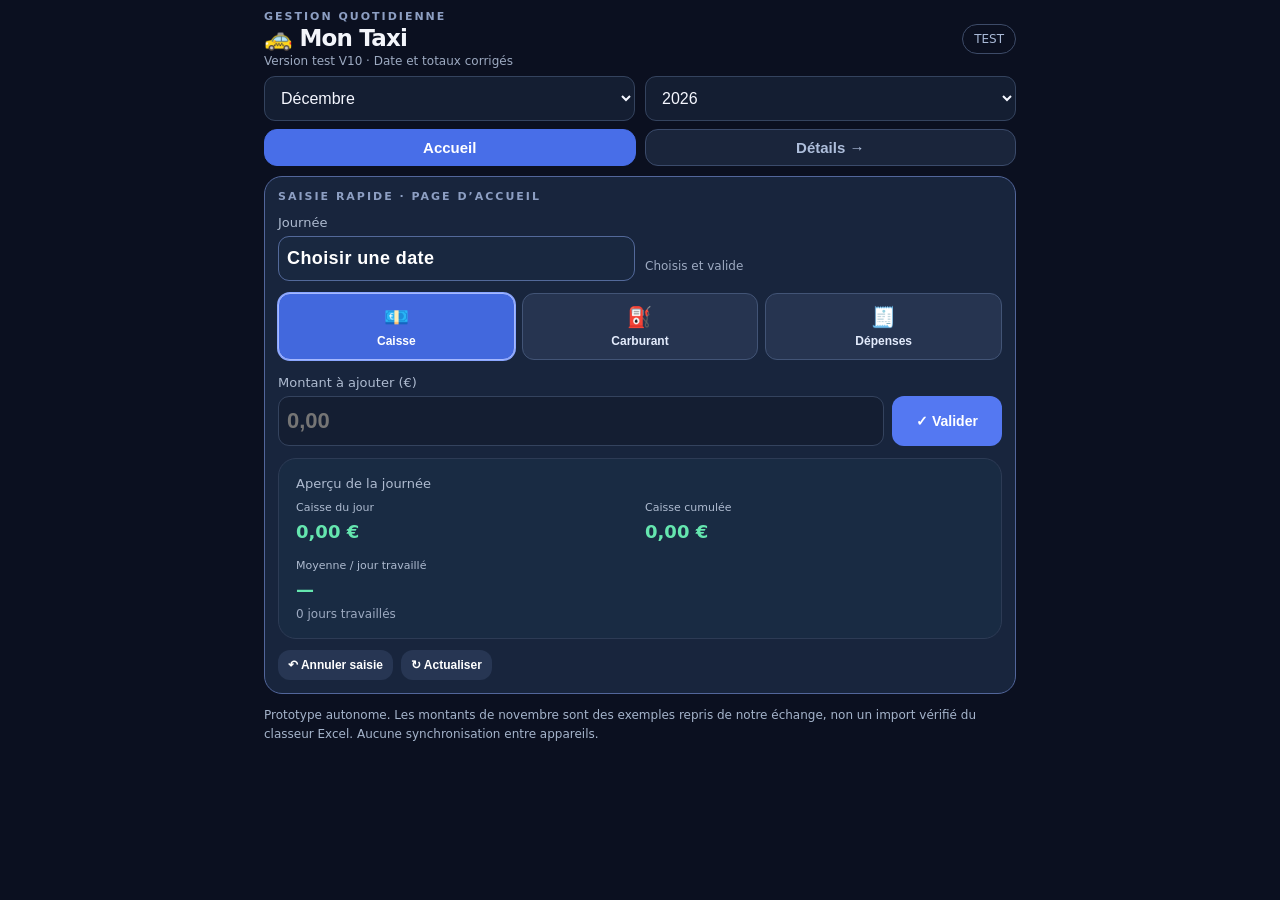
<file: Mon_Taxi_V11_interface_allegee.html>
<!doctype html><html lang="fr"><head><meta charset="utf-8"><meta name="viewport" content="width=device-width,initial-scale=1,viewport-fit=cover"><meta name="theme-color" content="#111827"><title>Gestion Taxi — Test V5</title><style>
:root{font-family:system-ui,-apple-system,Segoe UI,sans-serif;color:#f3f5fa;background:#0b1020}*{box-sizing:border-box}body{margin:0}main{max-width:780px;margin:auto;padding:20px 14px 80px}header{display:flex;justify-content:space-between;align-items:center;margin-bottom:18px}h1{margin:2px 0;font-size:27px;letter-spacing:-.8px}h2{font-size:17px;margin:0 0 14px}.muted{color:#9daac1}.eyebrow{font-size:11px;letter-spacing:2px;color:#8d9fc3;font-weight:800}.pill{border:1px solid #3d4b68;border-radius:99px;padding:7px 11px;font-size:12px;color:#a9b9d6}.selectors,.grid{display:grid;grid-template-columns:1fr 1fr;gap:10px}.selectors{margin-bottom:14px}select,input{background:#141e32;border:1px solid #34435e;color:#f5f7ff;border-radius:11px;padding:12px;min-width:0;width:100%;font-size:16px}input:focus,select:focus{outline:2px solid #6183fa;outline-offset:0}.card{background:#151e30;border:1px solid #2d3b55;border-radius:18px;padding:17px;margin-bottom:11px}.hero{background:linear-gradient(125deg,#182d36,#142239);border-color:#365f63}.label{font-size:13px;color:#aebbd0}.big{font-size:34px;font-weight:800;letter-spacing:-1.4px;margin:9px 0}.value{font-size:22px;font-weight:750;margin:7px 0}.green{color:#65e6af}.red{color:#ff8f99}.small{font-size:12px}.tabs{display:flex;gap:5px;overflow:auto;margin:20px 0 13px;padding-bottom:4px}.tab{white-space:nowrap;border:1px solid #35435d;background:#182239;color:#c9d4e6;border-radius:12px;padding:11px 13px;font-weight:650}.tab.active{background:#4569e5;color:white;border-color:#4569e5}.panel{display:none}.panel.active{display:block}.rowhead,.dayrow{display:grid;grid-template-columns:50px 1fr 1fr;gap:9px;align-items:center}.rowhead{font-size:12px;color:#9faec8;margin:0 0 10px}.dayrow{margin-bottom:9px}.dayrow input{padding:11px 8px;text-align:right}.day{font-weight:650;font-size:13px;color:#b8c7de}.fixedrow{display:grid;grid-template-columns:1fr 128px;gap:12px;align-items:center;margin-bottom:10px}.fixedrow label{font-size:14px}.fixedrow input{text-align:right}.sumrow{display:flex;justify-content:space-between;gap:10px;padding-top:15px;border-top:1px solid #33405a;font-weight:750}.button{border:0;background:#5478f2;color:#fff;padding:12px 16px;border-radius:12px;font-size:14px;font-weight:700;cursor:pointer}.button.secondary{background:#273653}.button.danger{background:#5b2a39}.button:disabled{opacity:.5}.toolbar{display:flex;gap:8px;flex-wrap:wrap}.expense{display:flex;justify-content:space-between;align-items:center;gap:10px;padding:10px 0;border-bottom:1px solid #303d55}.expense button{padding:7px 10px}.formgrid{display:grid;grid-template-columns:1fr 130px;gap:9px;margin-bottom:10px}.annualrow{display:grid;grid-template-columns:1.1fr 1fr 1fr;gap:7px;padding:11px 0;border-bottom:1px solid #303d55;font-size:13px}.annualrow strong{text-align:right}.hint{font-size:12px;color:#a5b4cb;line-height:1.6}.footer{margin-top:20px}.toast{position:fixed;bottom:20px;left:50%;transform:translateX(-50%);background:#e5f7ee;color:#123526;border-radius:12px;padding:12px 18px;display:none;box-shadow:0 6px 24px #0008;font-size:13px;z-index:5}@media(max-width:380px){main{padding:15px 10px 70px}.big{font-size:29px}.fixedrow{grid-template-columns:1fr 110px}}@media(min-width:600px){.metrics{display:grid;grid-template-columns:1fr 1fr;gap:11px}.metrics .card{margin-bottom:0}}

.page{display:none}.page.active{display:block}.pagebar{display:grid;grid-template-columns:1fr 1fr;gap:9px;margin:15px 0}.pageBtn{border:1px solid #3b4b6b;background:#1a253b;color:#aebedb;padding:13px;border-radius:13px;font-size:15px;font-weight:750}.pageBtn.active{background:#486ee8;border-color:#486ee8;color:white}.hero-number{font-size:36px;letter-spacing:-1px;font-weight:850;margin:8px 0}.homegrid{display:grid;grid-template-columns:1fr 1fr;gap:10px}.homegrid .card{margin-bottom:0}.inputline{display:grid;grid-template-columns:1fr 1fr 1fr;gap:8px}.inputline label{display:block;font-size:12px;color:#b9c6d8;margin-bottom:6px}.inputline input{padding:13px 6px;text-align:center;font-weight:700}.quick-card{border:1px solid #52669b;background:#18253d}.status{font-size:13px;color:#b6c8df}.dayrow,.rowhead{grid-template-columns:38px repeat(3,minmax(0,1fr));gap:5px}.dayrow input{padding:9px 3px;font-size:14px}.balancebox{background:linear-gradient(125deg,#252039,#182237)}
</style><style>
/* Écran extérieur du Fold : la saisie passe avant les statistiques */
main{padding-top:10px}header{margin-bottom:8px}h1{font-size:23px}.selectors{margin-bottom:8px}.pagebar{margin:8px 0 10px}.pageBtn{padding:9px}
.quick-card{padding:13px}.quick-top{display:grid;grid-template-columns:1fr 1fr;gap:10px}.quick-top select{margin-top:5px;padding:9px}
.quick-types{display:grid;grid-template-columns:repeat(3,minmax(0,1fr));gap:7px;margin:12px 0}.typeBtn{background:#263450;color:#e3ebfc;border:1px solid #425476;border-radius:12px;padding:11px 2px;display:flex;flex-direction:column;align-items:center;gap:5px;font-weight:750;font-size:20px;cursor:pointer}.typeBtn span{font-size:12px}.typeBtn.active{background:#4268dd;border-color:#a5b8ff;color:#fff;box-shadow:0 0 0 1px #8aa6ff}
.amount-row{display:grid;grid-template-columns:minmax(0,1fr) 110px;gap:8px;align-items:end}.amount-row input{margin-top:5px;font-size:22px;font-weight:800;padding:11px 8px}.amount-row .button{height:50px;padding:9px 4px}.compact-toolbar .button{font-size:12px;padding:8px 10px}
.compact-overview{display:grid;grid-template-columns:1fr 1fr;gap:9px}.compact-overview .card{padding:12px;margin-bottom:9px}.compact-overview .big,.compact-overview .hero-number{font-size:22px;margin:7px 0}.compact-overview .label{font-size:11px}.compact-overview .status{font-size:11px}.homegrid .card{padding:11px}.homegrid .value{font-size:18px}.homegrid .label{font-size:11px}.total-mini{margin-top:9px;padding:12px}.total-mini .value{font-size:20px}
@media(max-width:370px){.amount-row{grid-template-columns:minmax(0,1fr) 95px}.compact-overview .big,.compact-overview .hero-number{font-size:20px}.typeBtn span{font-size:11px}}
</style><style>
.calendar-trigger{display:block;width:100%;background:#192840;border:1px solid #53699a;color:#fff;padding:11px 8px;border-radius:11px;font-size:14px;font-weight:750;text-align:left;cursor:pointer;margin-top:5px}.calendar-dialog{background:#101a2c;border:1px solid #5d76a7;border-radius:15px;padding:12px;margin:10px 0;box-shadow:0 12px 24px #0006}.calendar-dialog[hidden]{display:none}.calendar-head{display:flex;justify-content:space-between;align-items:center;margin-bottom:11px}.calendar-close{border:0;background:#2a3c5a;color:white;border-radius:9px;padding:7px 11px;font-size:16px}.calendar-grid{display:grid;grid-template-columns:repeat(7,minmax(0,1fr));gap:4px}.calendar-weekday{text-align:center;font-size:11px;color:#9aaccb;padding:5px 0}.calendar-day{min-width:0;aspect-ratio:1;border:1px solid #354868;border-radius:9px;background:#1c2b44;color:#fff;font-size:14px;font-weight:650;padding:0}.calendar-day.selected{background:#5278f1;border-color:#b8c9ff}.calendar-day.today{outline:2px solid #6ee7b7;outline-offset:-2px}.calendar-today{margin-top:12px;width:100%;border:1px solid #455e8a;background:#263b5e;color:white;border-radius:9px;padding:9px;font-weight:650}
</style><style>.calendar-trigger{font-size:18px;font-variant-numeric:tabular-nums;letter-spacing:.4px}.rowhead,.dayrow{grid-template-columns:86px repeat(3,minmax(0,1fr))}.day{font-size:11px;letter-spacing:-.4px}@media(max-width:390px){.rowhead,.dayrow{grid-template-columns:80px repeat(3,minmax(0,1fr));gap:4px}.dayrow input{padding:9px 3px;font-size:13px}}</style></head><body><main><header><div><div class="eyebrow">GESTION QUOTIDIENNE</div><h1>🚕 Mon Taxi</h1><div class="muted small">Version test V10 · Date et totaux corrigés</div></div><span class="pill">TEST</span></header>
<div class="selectors"><select id="month" aria-label="Mois"></select><select id="year" aria-label="Année"></select></div>
<div class="pagebar"><button class="pageBtn active" data-page="home">Accueil</button><button class="pageBtn" data-page="details">Détails →</button></div>
<section class="page active" id="home">
<section class="card quick-card" style="margin-bottom:10px">
<div class="eyebrow" style="margin-bottom:9px">SAISIE RAPIDE · PAGE D’ACCUEIL</div>
<div class="quick-top"><div><label class="label" for="quickDay">Journée</label><button type="button" id="calendarTrigger" class="calendar-trigger" aria-haspopup="dialog" aria-controls="calendarDialog">Choisir une date</button><select id="quickDay" hidden aria-label="Jour sélectionné"></select></div><div class="small muted" style="align-self:end;padding-bottom:8px">Choisis et valide</div></div>
<div id="calendarDialog" class="calendar-dialog" role="dialog" aria-label="Choisir une date" hidden><div class="calendar-head"><strong id="calendarTitle"></strong><button type="button" id="calendarClose" class="calendar-close" aria-label="Fermer le calendrier">✕</button></div><div class="calendar-grid" id="calendarGrid"></div><button type="button" id="calendarToday" class="calendar-today">Aujourd’hui</button></div>
<div class="quick-types" role="group" aria-label="Type de montant">
<button class="typeBtn active" type="button" data-type="caisse">💶<span>Caisse</span></button>
<button class="typeBtn" type="button" data-type="fuel">⛽<span>Carburant</span></button>
<button class="typeBtn" type="button" data-type="expense">🧾<span>Dépenses</span></button>
</div>
<select id="quickType" hidden aria-label="Rubrique"><option value="caisse">Caisse</option><option value="fuel">Carburant</option><option value="expense">Dépenses</option></select>
<div class="amount-row"><div><label class="label" for="quickAmount">Montant à ajouter (€)</label><input id="quickAmount" type="number" inputmode="decimal" step="0.01" placeholder="0,00"></div><button class="button" id="validateQuick">✓ Valider</button></div>
<section class="card" style="margin-top:12px;background:#192b43"><div class="label">Aperçu de la journée <strong id="dailyDate"></strong></div><div class="homegrid" style="margin-top:10px"><div><div class="label">Caisse du jour</div><div class="value green" id="dailyCaisse">0,00 €</div></div><div><div class="label">Caisse cumulée</div><div class="value green" id="revenue">0,00 €</div></div><div style="grid-column:1/-1"><div class="label">Moyenne / jour travaillé</div><div class="value green" id="average">—</div><div class="muted small" id="worked">0 jour travaillé</div></div></div></section><div hidden><span id="dailyFuel"></span><span id="dailyExpense"></span><span id="dailyBalance"></span><span id="quickDayTotal"></span></div>
<div class="toolbar compact-toolbar"><button class="button secondary" id="undoQuick">↶ Annuler saisie</button><button class="button secondary" id="refreshLocal">↻ Actualiser</button></div>
</section>
<div hidden><span id="homeBalance"></span><span id="homeStatus"></span><span id="homeFixed"></span><span id="homeFuel"></span><span id="homeExtra"></span><span id="homeCosts"></span></div>
</section>
<section class="page" id="details"><div class="tabs"><button class="tab active" data-tab="daily">Tableau du mois</button><button class="tab" data-tab="fixed">Frais fixes</button><button class="tab" data-tab="extra">Autres dépenses</button><button class="tab" data-tab="annual">Année</button><button class="tab" data-tab="backup">Sauvegarde</button></div>
<section class="panel active card" id="daily"><h2>Tableau complet du mois</h2><p class="hint">Caisse vide = repos ; 0 = jour travaillé. Les trois montants peuvent être saisis ici ou sur l'accueil.</p><div class="rowhead"><span>Jour</span><span>Caisse</span><span>Carbur.</span><span>Dépenses</span></div><div id="dayRows"></div><div class="sumrow"><span>Total caisse cumulée</span><strong id="caisseSum">0,00 €</strong></div><div class="sumrow"><span>Moyenne / jour travaillé</span><strong id="detailsAverage">—</strong></div><div class="sumrow"><span>Jours travaillés</span><strong id="detailsWorked">0</strong></div><div class="sumrow"><span>Total carburant</span><strong id="fuelSum">0,00 €</strong></div><div class="sumrow"><span>Total frais fixes</span><strong id="monthlyFixedSum">0,00 €</strong></div><div class="sumrow"><span>Total dépenses</span><strong id="monthlyExpenseSum">0,00 €</strong></div><div class="sumrow"><span>Total charges</span><strong id="monthlyCostsSum">0,00 €</strong></div><div class="sumrow"><span>Résultat net du mois</span><strong id="monthlyBalanceSum">0,00 €</strong></div></section>
<section class="panel card" id="fixed"><h2>Frais fixes du mois</h2><p class="hint">Les frais de novembre sont repris automatiquement pour chaque mois. Modifie-les uniquement si nécessaire.</p><div id="fixedRows"></div><div class="sumrow"><span>Total frais fixes</span><span id="fixedSum">0,00 €</span></div></section>
<section class="panel card" id="extra"><h2>Dépenses ponctuelles détaillées</h2><p class="hint">Pour nommer une dépense. Les dépenses journalières saisies sur l'accueil sont déjà comptées dans les totaux.</p><div class="formgrid"><input id="extraName" placeholder="Ex. Réparation" aria-label="Nature de la dépense"><input id="extraAmount" type="number" step="0.01" inputmode="decimal" placeholder="Montant €" aria-label="Montant de la dépense"></div><button class="button" id="addExpense">+ Ajouter une dépense</button><div id="expenseRows" style="margin-top:15px"></div><div class="sumrow"><span>Toutes les dépenses hors carburant</span><span id="extraSum">0,00 €</span></div></section>
<section class="panel card" id="annual"><h2>Vue annuelle</h2><div class="annualrow muted"><span>Mois</span><strong>Recettes</strong><strong>Résultat</strong></div><div id="annualRows"></div><div class="sumrow"><span>Total annuel caisse</span><span id="annualTotal">0,00 €</span></div></section>
<section class="panel card" id="backup"><h2>Sauvegarde</h2><p class="hint">Les données sont conservées localement dans ce navigateur. Exporte une copie régulièrement pour éviter de les perdre.</p><div class="toolbar"><button class="button" id="export">Exporter une sauvegarde</button><button class="button secondary" id="importBtn">Importer une sauvegarde</button><input id="importFile" type="file" accept=".json,application/json" hidden></div><p class="hint">L'import remplace les données actuelles.</p><hr style="border:0;border-top:1px solid #33405a;margin:20px 0"><button class="button danger" id="reset">Réinitialiser les données test</button></section>
</section><p class="hint">Prototype autonome. Les montants de novembre sont des exemples repris de notre échange, non un import vérifié du classeur Excel. Aucune synchronisation entre appareils.</p></main><div id="toast" class="toast" role="status"></div><script>
(function(){
"use strict";
const months=["Janvier","Février","Mars","Avril","Mai","Juin","Juillet","Août","Septembre","Octobre","Novembre","Décembre"];
const names=["Financement Classe V","Financement moto","Assurance Classe V","Assurance moto","Mobilnet","Comptable","Car wash","SumUp","Taxe de roulage","Frais bancaires","Recharge P15","Contrôle technique","Liantis","Taxe agglomération","Entretien","Divers","Impôts","Acompte véhicule"];
const amounts=["748.89","329.11","280","130","146","130","54","200","50","18","50","5","35","54","200","100","300","520"];
const demo=()=>({months:{"2026-10":{days:{"1":{caisse:"860",fuel:""},"2":{caisse:"390",fuel:"338.14"}},fixed:Object.fromEntries(names.map((n,i)=>[n,amounts[i]])),extra:[]}}});
const storageKey="gestion-taxi-test-v3";
let data;try{data=JSON.parse(localStorage.getItem(storageKey))||JSON.parse(localStorage.getItem("gestion-taxi-test-v2"))||JSON.parse(localStorage.getItem("gestion-taxi-test-v1"))||demo();if(!data.months||typeof data.months!=="object")throw Error()}catch(e){data=demo()}
const $=id=>document.getElementById(id);
const monthSel=$("month"),yearSel=$("year");
months.forEach((name,i)=>monthSel.add(new Option(name,String(i))));
for(let y=2024;y<=2035;y++)yearSel.add(new Option(y,String(y)));
const initialToday=new Date();monthSel.value=String(initialToday.getMonth());yearSel.value=String(initialToday.getFullYear());
const money=n=>new Intl.NumberFormat("fr-BE",{style:"currency",currency:"EUR"}).format(n);
const number=v=>{let n=Number(String(v??"").trim().replace(",","."));return Number.isFinite(n)?n:0};
const key=()=>yearSel.value+"-"+monthSel.value;
const defaultFixed=()=>Object.fromEntries(names.map((n,i)=>[n,amounts[i]]));
const current=()=>{const m=data.months[key()]||{days:{},extra:[]};return {...m,fixed:m.fixed||defaultFixed()}};
const ensure=()=>data.months[key()]||(data.months[key()]={days:{},fixed:defaultFixed(),extra:[]});
const save=()=>{try{localStorage.setItem(storageKey,JSON.stringify(data))}catch(e){toast("Stockage indisponible : exporte tes données")}};
function stats(m){const days=Object.values(m.days||{}),dailyExtra=days.reduce((s,d)=>s+number(d.expense),0),revenue=days.reduce((s,d)=>s+number(d.caisse),0),fuel=days.reduce((s,d)=>s+number(d.fuel),0),worked=days.filter(d=>d.caisse!==undefined&&d.caisse!==null&&String(d.caisse)!=="").length,fixed=Object.values(m.fixed||{}).reduce((s,v)=>s+number(v),0),extra=dailyExtra+(m.extra||[]).reduce((s,v)=>s+number(v.amount),0);return {revenue,fuel,worked,fixed,extra,costs:fuel+fixed+extra,balance:revenue-fuel-fixed-extra}}
function toast(msg){$("toast").textContent=msg;$("toast").style.display="block";setTimeout(()=>$("toast").style.display="none",2500)}
function refreshMetrics(){const s=stats(current());$("average").textContent=s.worked?money(s.revenue/s.worked):"—";$("detailsAverage").textContent=s.worked?money(s.revenue/s.worked):"—";$("detailsWorked").textContent=String(s.worked);$("worked").textContent=s.worked+" jour"+(s.worked===1?"":"s")+" travaillé"+(s.worked===1?"":"s");$("revenue").textContent=money(s.revenue);$("costs").textContent=money(s.costs);$("balance").textContent=money(s.balance);$("balance").className="value "+(s.balance<0?"red":"green");$("fuelSum").textContent=money(s.fuel);$("homeFuel").textContent=money(s.fuel);$("homeExtra").textContent=money(s.extra);$("homeFixed").textContent=money(s.fixed);$("homeCosts").textContent=money(s.costs);$("homeBalance").textContent=money(s.balance);$("homeBalance").className="hero-number "+(s.balance<0?"red":"green");$("homeStatus").textContent=s.balance<0?"Encore "+money(-s.balance)+" à couvrir":"Bénéfice de "+money(s.balance);$("fixedSum").textContent=money(s.fixed);$("extraSum").textContent=money(s.extra);$("fuelSum").textContent=money(s.fuel);$("caisseSum").textContent=money(s.revenue);$("monthlyFixedSum").textContent=money(s.fixed);$("monthlyExpenseSum").textContent=money(s.extra);$("monthlyCostsSum").textContent=money(s.costs);$("monthlyBalanceSum").textContent=money(s.balance);if(typeof quickDay!=="undefined"&&quickDay.value)showQuickDay()}
function field(value,placeholder,callback){const input=document.createElement("input");input.type="number";input.inputMode="decimal";input.step="0.01";input.placeholder=placeholder;input.value=value??"";input.addEventListener("input",()=>{callback(input.value);save();refreshMetrics();renderAnnual()});return input}
function renderDays(){const root=$("dayRows");root.replaceChildren();const n=new Date(Number(yearSel.value),Number(monthSel.value)+1,0).getDate();for(let i=1;i<=n;i++){const row=document.createElement("div");row.className="dayrow";const day=document.createElement("span");day.className="day";day.textContent=String(i).padStart(2,"0")+"."+String(Number(monthSel.value)+1).padStart(2,"0")+"."+yearSel.value;const d=current().days?.[i]||{};row.append(day,field(d.caisse,"Vide",v=>{ensure().days[i]??={};ensure().days[i].caisse=v}),field(d.fuel,"Vide",v=>{ensure().days[i]??={};ensure().days[i].fuel=v}),field(d.expense,"Vide",v=>{ensure().days[i]??={};ensure().days[i].expense=v}));root.append(row)}}
function renderFixed(){const root=$("fixedRows");root.replaceChildren();names.forEach(name=>{const row=document.createElement("div");row.className="fixedrow";const label=document.createElement("label");label.textContent=name;row.append(label,field(current().fixed?.[name],"0,00",v=>{ensure().fixed[name]=v}));root.append(row)})}
function renderExpenses(){const root=$("expenseRows");root.replaceChildren();(current().extra||[]).forEach((e,i)=>{const row=document.createElement("div");row.className="expense";const label=document.createElement("span");label.textContent=e.name+" · "+money(number(e.amount));const b=document.createElement("button");b.className="button danger";b.textContent="Supprimer";b.addEventListener("click",()=>{ensure().extra.splice(i,1);save();renderExpenses();refreshMetrics();renderAnnual()});row.append(label,b);root.append(row)})}
function renderAnnual(){const root=$("annualRows");root.replaceChildren();let total=0;months.forEach((m,i)=>{const monthData=data.months[yearSel.value+"-"+i]||{days:{},extra:[]};const s=stats({...monthData,fixed:monthData.fixed||defaultFixed()});total+=s.revenue;const row=document.createElement("div");row.className="annualrow";const label=document.createElement("span");label.textContent=m;const rev=document.createElement("strong");rev.textContent=money(s.revenue);const balance=document.createElement("strong");balance.textContent=money(s.balance);balance.className=s.balance<0?"red":"green";row.append(label,rev,balance);root.append(row)});$("annualTotal").textContent=money(total)}
function render(){renderDays();renderFixed();renderExpenses();refreshMetrics();renderAnnual();renderQuick()}
monthSel.addEventListener("change",render);yearSel.addEventListener("change",render);
document.querySelectorAll(".tab").forEach(btn=>btn.addEventListener("click",()=>{document.querySelectorAll(".tab").forEach(x=>x.classList.toggle("active",x===btn));document.querySelectorAll(".panel").forEach(x=>x.classList.toggle("active",x.id===btn.dataset.tab))}));document.querySelectorAll(".pageBtn").forEach(btn=>btn.addEventListener("click",()=>{document.querySelectorAll(".pageBtn").forEach(x=>x.classList.toggle("active",x===btn));document.querySelectorAll(".page").forEach(x=>x.classList.toggle("active",x.id===btn.dataset.page));window.scrollTo(0,0)}));
$("addExpense").addEventListener("click",()=>{const name=$("extraName").value.trim(),amount=$("extraAmount").value;if(!name||amount===""){toast("Renseigne le nom et le montant");return}ensure().extra.push({name,amount});$("extraName").value="";$("extraAmount").value="";save();renderExpenses();refreshMetrics();renderAnnual();toast("Dépense ajoutée")});
$("export").addEventListener("click",()=>{const blob=new Blob([JSON.stringify({format:"gestion-taxi-test-v3",exportedAt:new Date().toISOString(),data},null,2)],{type:"application/json"});const url=URL.createObjectURL(blob);const a=document.createElement("a");a.href=url;a.download="sauvegarde_gestion_taxi_"+new Date().toISOString().slice(0,10)+".json";document.body.append(a);a.click();a.remove();setTimeout(()=>URL.revokeObjectURL(url),1000)});
$("importBtn").addEventListener("click",()=>$("importFile").click());
$("importFile").addEventListener("change",async e=>{const file=e.target.files?.[0];if(!file)return;try{const parsed=JSON.parse(await file.text());if(!["gestion-taxi-test-v1","gestion-taxi-test-v2","gestion-taxi-test-v3"].includes(parsed.format)||!parsed.data?.months)throw Error();if(!confirm("Remplacer toutes les données test par cette sauvegarde ?"))return;data=parsed.data;save();render();toast("Sauvegarde importée")}catch(err){alert("Fichier de sauvegarde non valide")}e.target.value=""});
$("reset").addEventListener("click",()=>{if(!confirm("Réinitialiser toutes les saisies et retrouver les exemples de novembre ?"))return;data=demo();save();monthSel.value="10";yearSel.value="2026";render();toast("Données test réinitialisées")});
const quickDay=$("quickDay");
let selectedDay=new Date().getDate();
let lastEntry=null;
function renderQuick(){const n=new Date(Number(yearSel.value),Number(monthSel.value)+1,0).getDate();selectedDay=Math.max(1,Math.min(selectedDay,n));quickDay.replaceChildren();for(let i=1;i<=n;i++)quickDay.add(new Option(String(i),String(i)));quickDay.value=String(selectedDay);showQuickDay();renderCalendar()}
function showQuickDay(){selectedDay=Math.max(1,Number(quickDay.value)||selectedDay);quickDay.value=String(selectedDay);const date=String(selectedDay).padStart(2,"0")+"."+String(Number(monthSel.value)+1).padStart(2,"0")+"."+yearSel.value;$("calendarTrigger").textContent=date;$("dailyDate").textContent=date;const d=current().days?.[selectedDay]||{};const caisse=number(d.caisse),fuel=number(d.fuel),expense=number(d.expense);$("dailyCaisse").textContent=money(caisse);$("dailyFuel").textContent=money(fuel);$("dailyExpense").textContent=money(expense);$("dailyBalance").textContent=money(caisse-fuel-expense);$("quickDayTotal").textContent="Montants enregistrés pour le "+date;}
const calendarDialog=$("calendarDialog");
function renderCalendar(){const y=Number(yearSel.value),m=Number(monthSel.value),n=new Date(y,m+1,0).getDate(),offset=(new Date(y,m,1).getDay()+6)%7,today=new Date(),root=$("calendarGrid");$("calendarTitle").textContent=months[m]+" "+y;root.replaceChildren();["L","M","M","J","V","S","D"].forEach(label=>{const e=document.createElement("span");e.className="calendar-weekday";e.textContent=label;root.append(e)});for(let i=0;i<offset;i++)root.append(document.createElement("span"));for(let d=1;d<=n;d++){const b=document.createElement("button");b.type="button";b.className="calendar-day"+(String(d)===quickDay.value?" selected":"")+(today.getFullYear()===y&&today.getMonth()===m&&today.getDate()===d?" today":"");b.textContent=d;b.setAttribute("aria-label",d+" "+months[m]+" "+y);b.setAttribute("aria-pressed",String(d)===quickDay.value?"true":"false");b.addEventListener("click",()=>{selectedDay=d;quickDay.value=String(d);calendarDialog.hidden=true;showQuickDay();renderCalendar()});root.append(b)}}

$("calendarTrigger").addEventListener("click",()=>{calendarDialog.hidden=!calendarDialog.hidden;if(!calendarDialog.hidden)renderCalendar()});
$("calendarClose").addEventListener("click",()=>calendarDialog.hidden=true);
$("calendarToday").addEventListener("click",()=>{const t=new Date();yearSel.value=String(t.getFullYear());monthSel.value=String(t.getMonth());selectedDay=t.getDate();render();quickDay.value=String(selectedDay);showQuickDay();renderCalendar();calendarDialog.hidden=true});
quickDay.addEventListener("change",()=>{selectedDay=Number(quickDay.value);showQuickDay()});
document.querySelectorAll(".typeBtn").forEach(btn=>btn.addEventListener("click",()=>{$("quickType").value=btn.dataset.type;document.querySelectorAll(".typeBtn").forEach(b=>b.classList.toggle("active",b===btn));$("quickAmount").focus()}));
$("validateQuick").addEventListener("click",()=>{const raw=$("quickAmount").value,field=$("quickType").value,day=quickDay.value;if(raw===""||!Number.isFinite(Number(raw))||Number(raw)<0){toast("Entre un montant valide, y compris 0");return}const m=ensure();m.days[day]??={};const old=m.days[day][field];const next=number(old)+number(raw);m.days[day][field]=String(Math.round(next*100)/100);lastEntry={key:key(),day,field,old};$("quickAmount").value="";save();renderDays();refreshMetrics();renderAnnual();showQuickDay();toast("Ajout du "+String(day).padStart(2,"0")+"."+String(Number(monthSel.value)+1).padStart(2,"0")+"."+yearSel.value+" : "+money(number(raw))) });
$("undoQuick").addEventListener("click",()=>{if(!lastEntry){toast("Aucune saisie à annuler");return}const l=lastEntry;if(!data.months[l.key]?.days?.[l.day])return;if(l.old===undefined)delete data.months[l.key].days[l.day][l.field];else data.months[l.key].days[l.day][l.field]=l.old;lastEntry=null;save();renderDays();refreshMetrics();renderAnnual();showQuickDay();toast("Dernière saisie annulée")});
$("refreshLocal").addEventListener("click",()=>{render();toast("Totaux actualisés")});
save();render();
})();
</script></body></html>
</file>
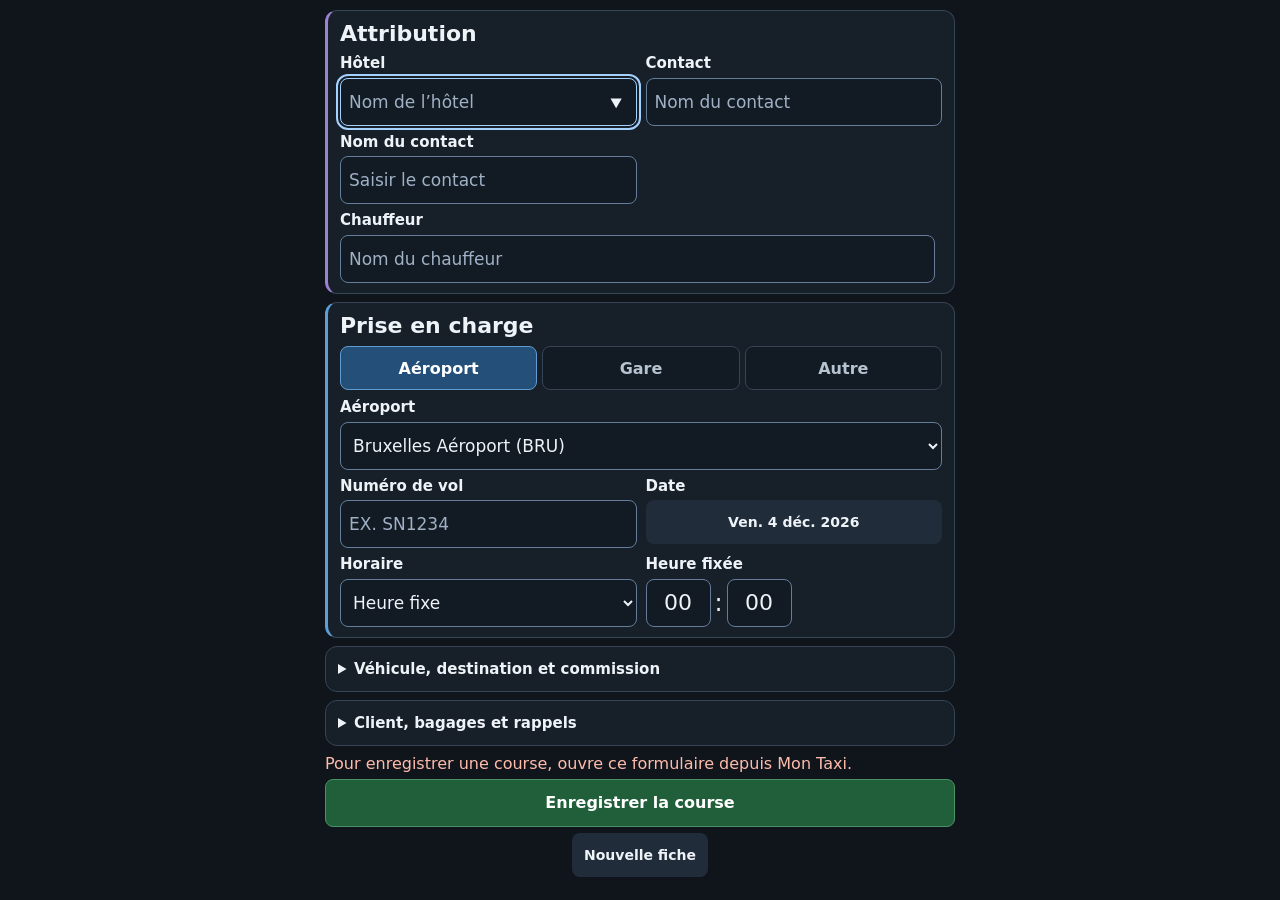
<file: pickup-reservation.html>
<!doctype html><html lang="fr" class="taxi-clean taxi-pickup pickup-redesign">
<head>
<meta charset="utf-8"><meta name="viewport" content="width=device-width,initial-scale=1"><title>Mon Taxi · Pick-up</title><style>:root{font-family:system-ui;background:#0b1322;color:#eef4ff}*{box-sizing:border-box}body{margin:0}main{max-width:720px;margin:auto;padding:16px}h1{font-size:24px;margin:4px 0}h2{font-size:18px}section{background:#17243a;border:1px solid #314664;border-radius:15px;padding:15px;margin:12px 0}.grid{display:grid;grid-template-columns:1fr 1fr;gap:10px}@media(max-width:420px){.grid{grid-template-columns:1fr}}label{font-size:13px;color:#c5d6ed;display:block;margin:9px 0 4px}input,select,textarea,button{font:inherit}input,select,textarea{width:100%;border:1px solid #405878;border-radius:9px;background:#0d1a2e;color:white;padding:11px}button{border:0;border-radius:10px;padding:12px;background:#3778e8;color:white;font-weight:700;cursor:pointer}.secondary{background:#2b405d}.danger{background:#8b3546}.tabs{display:flex;gap:8px;flex-wrap:wrap}.tabs button{flex:1}.muted{color:#a9bdd6;font-size:13px}.item{border-top:1px solid #344965;padding:12px 0}.item strong{display:block}.item button{padding:7px;margin:6px 5px 0 0;font-size:12px}.hidden{display:none}#calendar{background:#f8fafc;color:#1e293b;border:1px solid #cbd5e1;border-radius:12px;padding:12px;margin-top:8px;box-shadow:0 8px 24px #0003}#calendar .days{display:grid;grid-template-columns:repeat(7,1fr);gap:4px}#calendar button{padding:9px 2px;font-size:14px;background:transparent;color:#1e293b;border-radius:8px}#calendar button[data-day]:hover,#calendar button.today{background:#dbeafe;color:#1d4ed8}#calendar button.selected{background:#2563eb;color:white}#calendar .days span{text-align:center;font-size:12px;color:#64748b}#calendar .cal-nav{display:flex;align-items:center;justify-content:space-between;margin-bottom:10px}#calendar .cal-nav button{background:#e2e8f0;padding:7px 16px}.clock{display:flex;align-items:center;gap:8px}.clock input{width:74px;text-align:center;font-size:22px;font-variant-numeric:tabular-nums}.clock span{font-size:24px}.badge{font-size:12px;background:#294b78;padding:4px 8px;border-radius:8px}a{color:#9bc4ff}#hotelMatches{display:grid;gap:5px;margin-top:6px;max-height:180px;overflow:auto}#hotelMatches.hidden{display:none}#hotelMatches button{text-align:left}
</style>
<link rel="stylesheet" href="taxi-interface.css?v=20261120-raccourcis-planning"></head>
<body>
<main>
  <div id="editor" class="booking-form">
    <section class="pickup-card pickup-assignment" aria-labelledby="pickupAssignment">
      <h2 id="pickupAssignment">Attribution</h2>
      <div class="grid">
        <div><label for="hotelSearch">Hôtel</label><input id="hotelSearch" list="hotelSuggestions" placeholder="Nom de l’hôtel" autocomplete="off"><datalist id="hotelSuggestions"></datalist><div id="hotelMatches" class="hidden" role="group" aria-label="Hôtels correspondant à la recherche"></div><select id="hotel" class="hidden"><option>DoubleTree</option><option>The Standard</option><option>NH Collection (Atlanta)</option><option>Nhow (Bloom)</option><option>Thon Hotel (Rogier)</option><option>Marriott Hotel (Bourse)</option><option>Thon Hotel EU</option><option>Marriott Joseph II</option><option>Cardo</option><option>Aloft</option><option>Moxy</option><option>The Hotel</option><option>Autre hôtel / entité</option></select></div>
        <div id="otherHotelWrap" class="hidden"><label for="otherHotel">Nom de l’hôtel ou de l’entité</label><input id="otherHotel" placeholder="Hôtel, société, personne…"></div>
        <div><label for="contactSearch">Contact</label><input id="contactSearch" list="contactSuggestions" placeholder="Nom du contact" autocomplete="off"><datalist id="contactSuggestions"></datalist><select id="contact" class="hidden"></select>
          <div id="pickupDoubleTreeContact" class="pickup-doubletree-contact" hidden>
            <span id="pickupAutoContact" aria-live="polite"></span>
            <button type="button" id="pickupPapa" class="secondary papa-toggle" aria-pressed="false">Papa</button>
          </div>
        </div>
        <div id="otherContactWrap" class="hidden"><label for="otherContact">Nom du contact</label><input id="otherContact" placeholder="Saisir le contact"></div>
        <div class="pickup-wide pickup-driver"><div><label for="driverSearch">Chauffeur</label><input id="driverSearch" list="driverSuggestions" placeholder="Nom du chauffeur" autocomplete="off"><datalist id="driverSuggestions"></datalist><select id="driver" class="hidden"><option>Moi</option><option>Hassan</option><option>Tanjaoui</option><option>Pit</option><option>Yassine</option><option>Hadib</option><option>Mehdi</option><option>Alexis</option><option>Marrakchi</option><option>Claquette</option><option>Nabil Claquette</option><option>Hicham Diaz</option><option>Karim Diaz</option><option>Kawa</option><option>Chapour</option><option>Fouad Renaissance</option><option>Mohamed 70</option><option>Crabe</option><option>Autre</option></select></div><div><label for="otherDriver">Autre chauffeur</label><input id="otherDriver" placeholder="Nom libre"></div></div>
      </div>
    </section>
    <section class="pickup-card pickup-journey" aria-labelledby="pickupJourney">
      <h2 id="pickupJourney">Prise en charge</h2>
      <div class="pickup-kinds" role="group" aria-label="Type de lieu">
        <button type="button" data-pickup-kind="airport" aria-pressed="true">Aéroport</button>
        <button type="button" data-pickup-kind="station" aria-pressed="false">Gare</button>
        <button type="button" data-pickup-kind="other" aria-pressed="false">Autre</button>
      </div>
      <div id="pickupPlaceWrap" class="pickup-places">
        <label for="place">Aéroport</label>
        <select id="place"></select>
      </div>
      <div id="otherPlaceWrap" class="hidden"><label for="otherPlace">Lieu de prise en charge</label><input id="otherPlace" placeholder="Nom ou adresse"></div>
      <div class="grid pickup-schedule">
        <div><label for="flight">Numéro de vol</label><input id="flight" autocapitalize="characters" style="text-transform:uppercase" placeholder="Ex. SN1234 / Eurostar 9123"></div>
        <div><label for="dateChoose">Date</label><input id="date" type="hidden"><button type="button" class="secondary" id="dateChoose">Choisir une date</button><input id="dateUnused" type="hidden"><div id="weekday" hidden></div></div>
        <div id="calendar" class="hidden pickup-wide"></div>
        <div><label for="timeMode">Horaire</label><select id="timeMode"><option value="fixed">Heure fixe</option><option value="arrival">Selon l’arrivée</option></select></div>
        <div id="timeWrap"><label for="timeHour">Heure fixée</label><input id="time" type="hidden"><div class="clock"><input id="timeHour" inputmode="numeric" maxlength="2" placeholder="HH" aria-label="Heure"><span>:</span><input id="timeMinute" inputmode="numeric" maxlength="2" placeholder="MM" aria-label="Minutes"></div></div>
        <div id="pickupScheduleArrival" class="pickup-wide"><div id="pickupArrivalWrap"><div><label for="arrivalHour">Arrivée prévue</label><input id="arrival" type="hidden"><div class="clock"><input id="arrivalHour" inputmode="numeric" maxlength="2" placeholder="HH" aria-label="Heure arrivée"><span>:</span><input id="arrivalMinute" inputmode="numeric" maxlength="2" placeholder="MM" aria-label="Minutes arrivée"></div></div></div></div>
      </div>
    </section>
    <details class="pickup-details">
      <summary>Véhicule, destination et commission</summary>
      <div class="grid">
        <div><label for="vehicle">Véhicule</label><select id="vehicle"><option>Voiture normale</option><option>Van</option><option>Autre</option></select></div>
        <div><label for="vans">Véhicules</label><input id="vans" type="number" min="1" step="1" value="1"></div>
        <div><label for="passengers">Passagers</label><input id="passengers" type="number" min="1" value="1"></div>
        <div><label for="commissionUnit">Commission par véhicule (€)</label><input id="commissionUnit" type="number" min="0" step=".01" value="10"><div class="muted" id="commissionExplain"></div><input id="commission" type="hidden"></div>
        <div><label for="destination">Destination</label><select id="destination"><option value="hotel">Hôtel (DoubleTree, The Standard ou autre)</option><option value="other">Autre lieu (saisie libre)</option></select></div>
        <div id="destinationOtherWrap" class="hidden"><label for="destinationOther">Adresse / destination</label><input id="destinationOther" placeholder="Nom ou adresse de destination"></div>
        <div><label for="price">Prix annoncé (€)</label><input id="price" type="number" min="0" step=".01"></div>
      </div>
    </details>
    <details class="pickup-details">
      <summary>Client, bagages et rappels</summary>
      <div class="grid">
        <div><label for="client">Nom du client</label><input id="client" autocomplete="name" autocapitalize="words"></div>
        <div><label for="phone">Téléphone du client</label><input id="phone" type="tel" autocomplete="tel" placeholder="Ex. +32 470 12 34 56"></div>
        <div><label for="luggage">Bagages</label><input id="luggage" placeholder="2 valises + 1 cabine"></div>
        <div><label for="company">Compagnie</label><input id="company" placeholder="Ex. Brussels Airlines / Eurostar"></div>
        <div><label for="driverPhone">Téléphone du chauffeur</label><input id="driverPhone" type="tel"></div>
        <div class="pickup-wide"><div class="booking-room">
        <label for="room">Numéro de chambre <small>Facultatif</small></label>
        <input id="room" type="text" placeholder="Ex. 0204">
      </div></div>
        <div id="pickupOptionalArrival" class="pickup-wide" hidden></div>
        <div class="pickup-wide pickup-reminders">
          <label><input id="reminder60" type="checkbox" checked> 1 h avant</label>
          <label><input id="reminder30" type="checkbox" checked> 30 min avant</label>
        </div>
        <div class="pickup-wide">
          <label for="notes">Remarques</label>
          <textarea id="notes" rows="3"></textarea>
        </div>
      </div>
    </details>
    <div class="pickup-actions">
      <p id="pickupError" role="alert" hidden></p>
      <button type="button" id="save">Enregistrer la course</button>
      <button type="button" class="secondary" id="reset">Nouvelle fiche</button>
    </div>
  </div>
</main>
<script>
const ids="date timeMode time place otherPlace hotel otherHotel contact otherContact destination destinationOther driver otherDriver vehicle vans commissionUnit commission price client phone company flight arrival room passengers luggage driverPhone notes".split(" ");const $=id=>document.getElementById(id)
let integrated=null
try {
  if(parent!==window) integrated=parent.getHotelPickupContext?.(window)??null
} catch {}
function options(select,values){
  select.replaceChildren(...values.map(value=>new Option(value,value)))
}
if(integrated){
  options($("hotel"),[...integrated.hotels,"Autre hôtel / entité"])
  options($("driver"),["Moi",...integrated.drivers,"Autre"])
}
let edit=null
let pickupPapaSelected=false
function syncPickupDoubleTreeContact(){
  const shifts=integrated?.doubleTree
  const doubleTree=shifts?.hotels.includes($("hotel").value)===true
  $("pickupDoubleTreeContact").hidden=!doubleTree
  $("contactSearch").hidden=doubleTree
  if(!doubleTree){
    pickupPapaSelected=false
    return
  }
  const time=$("timeMode").value==="arrival"?$("arrival").value:$("time").value
  const contact=shifts.contactForTime(time,pickupPapaSelected?"Papas":"")
  $("pickupAutoContact").textContent=contact||"Indique l’heure"
  $("pickupPapa").hidden=!shifts.papa
  $("pickupPapa").setAttribute("aria-pressed",String(pickupPapaSelected))
  if(contact&&![...$("contact").options].some(option=>option.value===contact)){
    $("contact").add(new Option(contact,contact))
  }
  $("contact").value=contact
  $("contactSearch").value=contact
}
$("pickupPapa").onclick=()=>{
  pickupPapaSelected=!pickupPapaSelected
  syncPickupDoubleTreeContact()
}
const pickupPlaces = {
  airport: ["Bruxelles Aéroport (BRU)", "Charleroi Airport (CRL)"],
  station: ["Gare du Midi", "Gare du Nord", "Gare Centrale"],
  other: ["Autre"]
}
const pickupKindButtons = document.querySelectorAll("[data-pickup-kind]")
const selectedPickupPlaces = {}
let pickupKind = "airport"
function selectPickupKind(kind, place) {
  pickupKind = kind
  options($("place"), pickupPlaces[kind])
  if (pickupPlaces[kind].includes(place)) $("place").value = place
  for (const button of pickupKindButtons) {
    button.setAttribute("aria-pressed", String(button.dataset.pickupKind === kind))
  }
  $("pickupPlaceWrap").hidden = kind === "other"
  const isStation = kind === "station"
  const placeLabel = isStation ? "Gare" : "Aéroport"
  const serviceLabel = isStation ? "Numéro de train" : kind === "airport" ? "Numéro de vol" : "Numéro de vol ou de train"
  document.querySelector('label[for="place"]').textContent = placeLabel
  document.querySelector('label[for="flight"]').textContent = serviceLabel
  $("flight").placeholder = isStation ? "Ex. 9123" : kind === "airport" ? "Ex. SN1234" : "Ex. SN1234 / Eurostar 9123"
  $("place").dispatchEvent(new Event("change"))
}
for (const button of pickupKindButtons) {
  button.addEventListener("click", () => {
    selectedPickupPlaces[pickupKind] = $("place").value
    const kind = button.dataset.pickupKind
    selectPickupKind(kind, selectedPickupPlaces[kind])
  })
}
function setupClock(prefix,field){const h=$(prefix+"Hour"),m=$(prefix+"Minute"),target=$(field);function sync(){let hh=h.value,mm=m.value;if(hh!==""&&mm.length===2&&Number(hh)<24&&Number(mm)<60)target.value=hh.padStart(2,"0")+":"+mm;else target.value="";syncPickupDoubleTreeContact()}h.addEventListener("input",()=>{h.value=h.value.replace(/\D/g,"").slice(0,2);if(h.value.length===2){if(Number(h.value)>23){h.value=h.value[0];}else m.focus()}else if(h.value.length===1&&Number(h.value)>2){h.value=h.value.padStart(2,"0");m.focus()}sync()});m.addEventListener("input",()=>{m.value=m.value.replace(/\D/g,"").slice(0,2);if(m.value.length===2){if(Number(m.value)>59){m.value=m.value[0];return}sync();const fields=[...document.querySelectorAll("#editor input:not([type=hidden]),#editor select,#editor textarea")].filter(x=>x.getClientRects().length);const i=fields.indexOf(m);if(i>=0&&fields[i+1])fields[i+1].focus()}else sync()});h.addEventListener("blur",()=>{if(h.value.length===1)h.value=h.value.padStart(2,"0");sync()});m.addEventListener("blur",sync);return function(v){const parts=(v||"").split(":");h.value=parts[0]||"";m.value=parts[1]||"";sync()}}const setTime=setupClock("time","time"),setArrival=setupClock("arrival","arrival");$("date").addEventListener("input",()=>{if($("date").value)$("timeMode").focus()});$("date").addEventListener("change",()=>{$("timeMode").focus()});document.querySelectorAll("#editor select").forEach(el=>el.addEventListener("change",()=>{if(["hotel","contact","driver","place","destination","timeMode"].includes(el.id)){if(el.id==="hotel")$("contactSearch").focus();else if(el.id==="contact")$("destination").focus();else if(el.id==="driver")$("vehicle").focus();else if(el.id==="place")$("hotelSearch").focus();else if(el.id==="destination")$("driverSearch").focus();else if(el.id==="timeMode"){if(el.value==="fixed")$("timeHour").focus();else $("place").focus()}return;}const fields=[...document.querySelectorAll("#editor input:not([type=hidden]),#editor select,#editor textarea")].filter(x=>x.getClientRects().length);const i=fields.indexOf(el);if(i>=0&&fields[i+1])fields[i+1].focus()}));$("client").addEventListener("input",e=>{let el=e.target,pos=el.selectionStart;el.value=el.value.toLocaleLowerCase("fr").replace(/(^|[\s\-])([\p{L}])/gu,(_,sep,c)=>sep+c.toLocaleUpperCase("fr"));el.setSelectionRange(pos,pos)});$("flight").addEventListener("input",e=>e.target.value=e.target.value.toUpperCase());function setupSearch(id,otherId){const select=$(id),input=$(id+"Search"),suggestions=$(id+"Suggestions");const hotelRank=id==="hotel"&&window.parent.TaxiDriverDirectoryCore?.nameSearchRank;
const matches=hotelRank?$("hotelMatches"):null;
const displayName=id==="hotel"?(window.parent.TaxiDriverDirectoryCore?.hotelDisplayName??(name=>name)):(name=>name);
function findMatch(typed){
  const key=typed.toLocaleLowerCase("fr");
  return options().find(name=>name.toLocaleLowerCase("fr")===key||displayName(name).toLocaleLowerCase("fr")===key);
}
if(matches)input.removeAttribute("list");
function options(){return [...select.options].filter(o=>o.value&&o.value!=="Autre"&&o.value!=="Autre hôtel / entité").map(o=>o.value)}function refresh(){suggestions.replaceChildren(...options().map(v=>{let o=document.createElement("option");o.value=displayName(v);return o}))}function commit(advance=false){const previousValue=select.value;const typed=input.value.trim();const match=findMatch(typed);if(match){select.value=match;$(otherId).value="";input.value=displayName(match)}else if(typed){select.value=id==="hotel"?"Autre hôtel / entité":"Autre";$(otherId).value=typed}else{if(id==="hotel")select.selectedIndex=-1;else if(select.options.length)select.selectedIndex=0;input.value=select.value==="Autre"?"":select.value}if(id==="hotel"&&(!integrated||select.value!==previousValue)){refreshContacts();$("contactSearch").value=$("contact").value==="Autre"?"":$("contact").value;if(!edit)refreshCommissionDefault()}syncOther();if(advance&&typed){const next={hotel:"contactSearch",contact:"driverSearch"}[id];if(next)$(next).focus()}}if(matches){
  function updateMatches(){
    const query=input.value.trim();
    const ranked=query?options().map(name=>({name,rank:hotelRank(name,query)})).filter(item=>item.rank>=0).sort((a,b)=>a.rank-b.rank):[];
    matches.replaceChildren(...ranked.map(({name})=>{
      const button=document.createElement("button");
      button.type="button";button.className="secondary";button.textContent=displayName(name);
      button.onclick=()=>{input.value=displayName(name);matches.classList.add("hidden");commit(true)};
      return button;
    }));
    matches.classList.toggle("hidden",!ranked.length);
  }
  input.addEventListener("focus",updateMatches);
  input.addEventListener("input",updateMatches);
  input.addEventListener("change",()=>commit(false));
  input.addEventListener("blur",event=>{
    if(!matches.contains(event.relatedTarget)){matches.classList.add("hidden");commit(false)}
  });
  matches.addEventListener("pointerdown",event=>{if(event.pointerType==="mouse")event.preventDefault()});
  matches.addEventListener("focusout",event=>{
    if(event.relatedTarget!==input&&!matches.contains(event.relatedTarget)){matches.classList.add("hidden");commit(false)}
  });
  input.addEventListener("keydown",event=>{
    if(event.isComposing||matches.classList.contains("hidden"))return;
    if(event.key==="Escape"){event.preventDefault();matches.classList.add("hidden")}
    if(event.key==="ArrowDown"){event.preventDefault();matches.firstElementChild?.focus()}
    if(event.key==="Enter"&&matches.childElementCount===1){event.preventDefault();matches.firstElementChild.click()}
  });
  return ()=>{input.value="";updateMatches()};
}
input.addEventListener("focus",refresh);input.addEventListener("input",()=>{const typed=input.value.trim();const match=findMatch(typed);if(match)commit(true)});input.addEventListener("change",()=>commit(true));input.addEventListener("blur",()=>commit(false));return ()=>{input.value="";refresh()}}const clearHotelSearch=setupSearch("hotel","otherHotel"),clearContactSearch=setupSearch("contact","otherContact"),clearDriverSearch=setupSearch("driver","otherDriver");
let calendarMonth=new Date();function drawCalendar(){const y=calendarMonth.getFullYear(),m=calendarMonth.getMonth(),first=(new Date(y,m,1).getDay()+6)%7,last=new Date(y,m+1,0).getDate();let html='<div class="cal-nav"><button type="button" data-cal="prev">‹</button><strong>'+new Date(y,m,1).toLocaleDateString("fr-BE",{month:"long",year:"numeric"})+'</strong><button type="button" data-cal="next">›</button></div><div class="days">';for(const w of ["Lu","Ma","Me","Je","Ve","Sa","Di"])html+='<span>'+w+'</span>';for(let i=0;i<first;i++)html+='<span></span>';for(let d=1;d<=last;d++)html+='<button type="button" data-day="'+d+'" class="'+(($("date").value===y+"-"+String(m+1).padStart(2,"0")+"-"+String(d).padStart(2,"0"))?"selected":"")+'">'+d+'</button>';$("calendar").innerHTML=html+"</div>"}$("dateChoose").onclick=()=>{calendarMonth=new Date(($("date").value||new Date().toISOString().slice(0,10))+"T12:00:00");drawCalendar();$("calendar").classList.toggle("hidden")};$("calendar").onclick=e=>{const btn=e.target.closest("button");if(!btn)return;if(btn.dataset.cal){calendarMonth.setMonth(calendarMonth.getMonth()+(btn.dataset.cal==="next"?1:-1));drawCalendar();return}if(btn.dataset.day){const d=Number(btn.dataset.day);$("date").value=calendarMonth.getFullYear()+"-"+String(calendarMonth.getMonth()+1).padStart(2,"0")+"-"+String(d).padStart(2,"0");$("dateChoose").textContent=shortDate($("date").value);$("calendar").classList.add("hidden");updateWeekday();$("timeMode").focus()}};
function shortDate(value){const d=new Date(value+"T12:00:00");if(Number.isNaN(d.getTime()))return "";const day=d.toLocaleDateString("fr-BE",{weekday:"short"});const month=d.getMonth()===8?"septembre":d.toLocaleDateString("fr-BE",{month:"short"}).replace(/\.$/,"")+". ";return day.charAt(0).toUpperCase()+day.slice(1)+" "+d.getDate()+" "+month.trim()+" "+d.getFullYear()}function updateWeekday(){let d=$("date").value;$("weekday").textContent=d?new Date(d+"T12:00:00").toLocaleDateString("fr-BE",{weekday:"long"}):""} $("date").addEventListener("change",updateWeekday);function syncOther(){ $("otherPlaceWrap").classList.toggle("hidden",$("place").value!=="Autre");$("otherHotelWrap").classList.toggle("hidden",Boolean(integrated)||$("hotel").value!=="Autre hôtel / entité");$("destinationOtherWrap").classList.toggle("hidden",$("destination").value!=="other");$("otherContactWrap").classList.toggle("hidden",Boolean(integrated)||$("contact").value!=="Autre");$("otherDriver").parentElement.classList.toggle("hidden",Boolean(integrated)||$("driver").value!=="Autre")} ["place","hotel","destination","contact","driver"].forEach(id=>$(id).addEventListener("change",syncOther));function syncTimeMode(){let follow=$("timeMode").value==="arrival";$("timeWrap").classList.toggle("hidden",follow);
  const destination = $(follow ? "pickupScheduleArrival" : "pickupOptionalArrival")
  destination.append($("pickupArrivalWrap"))
  $("pickupScheduleArrival").hidden = !follow;
  $("pickupOptionalArrival").hidden = follow;
  $("arrival").required=follow;$("time").required=!follow;syncPickupDoubleTreeContact()} $("timeMode").onchange=syncTimeMode;function refreshContacts(){
  const hotel=$("hotel").value;
  const select=$("contact");
  const previous=select.dataset.hotel===hotel?select.value:"";
  const names=integrated?.contactsForHotel?.(hotel)??integrated?.contacts?.[hotel]??[];
  const preferred=integrated?.defaultContactForHotel?.(hotel)??names[0]??"";
  options(select,[...names,"Autre"]);
  select.dataset.hotel=hotel;
  select.value=names.includes(previous)?previous:names.includes(preferred)?preferred:"Autre";
  syncPickupDoubleTreeContact();
  syncOther();
} $("hotel").addEventListener("change",refreshContacts);refreshContacts();function reset(){edit=null;pickupPapaSelected=false;
  for (const kind of Object.keys(selectedPickupPlaces)) delete selectedPickupPlaces[kind]
  selectPickupKind("airport")
  $("calendar").classList.add("hidden")
  for (const details of document.querySelectorAll(".pickup-details")) details.open = false;
  if(integrated)$("pickupError").hidden=true;ids.forEach(id=>{let el=$(id);if(el.tagName==="INPUT"||el.tagName==="TEXTAREA")el.value="";else el.selectedIndex=0});$("date").value=integrated?.today??new Date(Date.now()-new Date().getTimezoneOffset()*60000).toISOString().slice(0,10);setTime("00:00");setArrival("");$("commission").value="10";$("passengers").value="1";$("vans").value="1";$("commissionUnit").value="10";$("reminder60").checked=true;$("reminder30").checked=true;$("hotel").selectedIndex=-1;refreshContacts();clearHotelSearch();clearContactSearch();clearDriverSearch();$("dateChoose").textContent=shortDate($("date").value);syncTimeMode();syncOther();updateWeekday();$("commissionUnit").value=(Number(commissionDefault())/Math.max(1,Number($("vans").value)||1)).toFixed(2);updateCommission()}for(const id of ["vans","passengers"]){$(id).addEventListener("focus",e=>e.target.select());$(id).addEventListener("click",e=>e.target.select())}reset();["place","vehicle"].forEach(id=>$(id).addEventListener("change",()=>{if(!edit)refreshCommissionDefault()}));function loadPickup(entry){
  const p=entry.pickup
  edit=entry.id
  $("date").value=entry.scheduledDate??entry.date
  $("dateChoose").textContent=shortDate($("date").value)
  $("timeMode").value=p.timeMode
  setTime(p.timeMode==="fixed"?(entry.scheduledTime??entry.recordedTime):"")
  setArrival(p.arrival)
  const kind = Object.keys(pickupPlaces).find(kind => pickupPlaces[kind].includes(p.place)) ?? "other"
  selectPickupKind(kind, p.place)
  $("otherPlace").value = kind === "other" ? p.place : ""
  $("hotelSearch").value=entry.hotel
  $("hotelSearch").dispatchEvent(new Event("blur"))
  $("contactSearch").value=entry.contact
  $("contactSearch").dispatchEvent(new Event("blur"))
  pickupPapaSelected=Boolean(integrated?.doubleTree?.papa)&&integrated.doubleTree.papa===entry.contact
  $("driverSearch").value=entry.driver==="self"?"Moi":entry.driverName
  $("driverSearch").dispatchEvent(new Event("blur"))
  $("destination").value=entry.destination===entry.hotel?"hotel":"other"
  $("destinationOther").value=entry.destination
  $("vehicle").value=entry.vehicleChoice==="Petite voiture"?"Voiture normale":entry.vehicleChoice
  $("vans").value=p.quantity
  $("commissionUnit").value=entry.amount===Math.round(p.commissionUnit*p.quantity*100)/100
    ?p.commissionUnit:Number((entry.amount/p.quantity).toFixed(2))
  $("price").value=entry.announcedPrice??""
  for(const id of ["flight","company","client","phone","passengers","luggage","driverPhone"])$(id).value=p[id]??""
  $("room").value=entry.room??""
  $("notes").value=entry.note??""
  $("reminder60").checked=p.reminder60
  $("reminder30").checked=p.reminder30
  updateWeekday()
  syncOther()
  syncTimeMode()
  updateCommission()
}
if(integrated?.entry){
  loadPickup(integrated.entry)
  $("reset").hidden=true
}
function saveIntegrated(r){
  const message=$("pickupError")
  const price=r.price===""?null:Number(r.price)
  const error=integrated.save({
    date:r.date,time:r.time,timeMode:r.timeMode,arrival:r.arrival,
    place:resolvedName(r,"place","otherPlace").trim(),
    hotel:resolvedName(r,"hotel","otherHotel").trim(),
    contact:resolvedName(r,"contact","otherContact").trim(),
    driver:resolvedName(r,"driver","otherDriver").trim(),
    destination:destinationName(r).trim(),vehicle:r.vehicle,
    quantity:Number(r.vans),commissionUnit:Number(r.commissionUnit),amount:Number(r.commission),price,
    client:r.client.trim(),phone:r.phone.trim(),flight:r.flight.trim(),company:r.company.trim(),
    passengers:Number(r.passengers),luggage:r.luggage.trim(),driverPhone:r.driverPhone.trim(),
    room:r.room.trim(),notes:r.notes.trim(),reminder60:r.reminder60,reminder30:r.reminder30
  })
  if(error){
    message.textContent=error
    message.hidden=false
    message.scrollIntoView({block:"nearest"})
  }
}
function resolvedName(r,key,other){return (r[key]==="Autre"||r[key]==="Autre hôtel / entité")?(r[other]||r[key]):r[key]}function destinationName(r){return r.destination==="other"?(r.destinationOther||"Autre destination"):resolvedName(r,"hotel","otherHotel")}function updateCommission(){let n=Math.max(1,Number($("vans").value)||1),u=Number($("commissionUnit").value)||0;$("commission").value=(n*u).toFixed(2);$("commissionExplain").textContent=n+" × "+u.toFixed(2)+" € par "+($("vehicle").value==="Van"?"van":"véhicule")+" = "+(n*u).toFixed(2)+" € au total"}$("commissionUnit").addEventListener("input",updateCommission);$("vans").addEventListener("input",updateCommission);function refreshCommissionDefault(){
  $("commissionUnit").value=(Number(commissionDefault())/Math.max(1,Number($("vans").value)||1)).toFixed(2)
  updateCommission()
}
function commissionDefault(){
  const hotel=$("hotel").value
  const place=$("place").value
  const vehicle=$("vehicle").value
  const isDoubleTree=hotel==="DoubleTree"||hotel==="DoubleTree by Hilton"
  const isMarriott=hotel==="Marriott Bourse"||hotel==="Marriott Hotel (Bourse)"
  const per=place.includes("CRL")?(isDoubleTree?20:25):(isDoubleTree||isMarriott||vehicle!=="Van"?10:15)
  return (per*(Number($("vans").value)||1)).toFixed(2)
}
function focusPickupField(id) {
  const field = $(id)
  const details = field.closest("details")
  if (details) details.open = true
  field.focus()
}
$("save").onclick=()=>{if(!integrated)return;for(const id of ["hotel","contact","driver"]){$(id+"Search").dispatchEvent(new Event("change"))}syncPickupDoubleTreeContact();let r={};ids.forEach(id=>r[id]=$(id).value);updateCommission();r.commission=$("commission").value;r.reminder60=$("reminder60").checked;r.reminder30=$("reminder30").checked;if(!/^[1-9]\d*$/.test(String(r.vans).trim())||!Number.isSafeInteger(Number(r.vans))){alert("Indique un nombre entier de véhicules supérieur à zéro.");focusPickupField("vans");return}if(!Number.isFinite(Number(r.commissionUnit))||Number(r.commissionUnit)<0||!/^\d+(?:\.\d{1,2})?$/.test(String(r.commissionUnit).trim())){alert("La commission par véhicule doit être un montant positif ou 0 €, avec deux décimales maximum.");focusPickupField("commissionUnit");return}if(!r.date||(r.timeMode==="arrival"?!r.arrival:!r.time)){alert("Date et heure obligatoires");return}if(r.contact==="Autre"&&!r.otherContact.trim()){alert("Indique le nom du contact.");return}if(r.destination==="other"&&!r.destinationOther.trim()){alert("Précise la destination.");focusPickupField("destinationOther");return}if(r.hotel==="Autre hôtel / entité"&&!r.otherHotel.trim()){alert("Précise qui attribue la course.");return}if(parent.TaxiDriverCommunication?.canAssignName(resolvedName(r,"driver","otherDriver"),pickupDriverCourse())===false){alert("Ce chauffeur ne correspond pas au véhicule. Choisis un chauffeur compatible dans le répertoire.");$("driverSearch").focus();return}if(!r.flight.trim()){alert(pickupKind==="station"?"Indique le numéro de train.":pickupKind==="airport"?"Indique le numéro de vol.":"Indique le numéro de vol ou de train.");$("flight").focus();return}const required=[["hotel","Course attribuée par"],["contact","Nom du contact"],["driver","Chauffeur"],["place","Lieu"],["destination","Destination"],["vehicle","Type de véhicule"],["vans","Nombre de véhicules"],["passengers","Nombre de passagers"],["commissionUnit","Commission par véhicule"]];for(const [id,label] of required){if(!String(r[id]||"").trim()||(id==="vans"||id==="passengers")&&Number(r[id])<1){alert("Champ obligatoire : "+label);focusPickupField(id==="hotel"?"hotelSearch":id==="contact"?"contactSearch":id==="driver"?"driverSearch":id);return}}if(r.place==="Autre"&&!r.otherPlace.trim()){alert("Précise le lieu.");$("otherPlace").focus();return}if(r.driver==="Autre"&&!r.otherDriver.trim()){alert("Indique le chauffeur.");$("driverSearch").focus();return}if(integrated.mode==="Réservation"&&r.timeMode==="arrival"&&!r.arrival){alert("Indique l’heure d’arrivée.");$("arrivalHour").focus();return}if(r.timeMode==="arrival")r.time=r.arrival;for (const id of ["vans","passengers","commissionUnit","price"]) {
    if ($(id).validity.valid) continue
    focusPickupField(id)
    $(id).reportValidity()
    return
  }
  const quantity=Number(r.vans),unit=Number(r.commissionUnit);
  const confirmation="Valider les véhicules avant d'enregistrer le pick-up ?\\n\\n"+
    quantity+" × "+r.vehicle+"\\n"+
    "Chauffeur : "+resolvedName(r,"driver","otherDriver")+"\\n"+
    "Commission : "+unit.toFixed(2)+" € par véhicule\\n"+
    "Total : "+(quantity*unit).toFixed(2)+" €\\n\\n"+
    "Annuler permet de modifier les informations.";
  if(!window.confirm(confirmation))return;
  saveIntegrated(r)
}
$("reset").onclick=reset
if(!integrated){
  $("save").disabled=true
  $("pickupError").textContent="Pour enregistrer une course, ouvre ce formulaire depuis Mon Taxi."
  $("pickupError").hidden=false
}
function pickupDriverCourse(){const vehicle=$("vehicle").value;const count=Number($("vans").value)||1;return {vehicleChoice:vehicle,vehicle,carCount:vehicle==="Voiture normale"?count:0,vanCount:vehicle==="Van"?count:0};}
function syncCompatibleDrivers(){
 if(!integrated||!parent.TaxiDriverCommunication)return;
 const previous=$("driver").value;const values=["Moi",...(integrated.driversForCourse?.(pickupDriverCourse())??parent.TaxiDriverCommunication.namesForCourse(pickupDriverCourse()))];
 options($("driver"),[...values,"Autre"]);$("driver").value=values.includes(previous)?previous:"";$("driverSearch").value=$("driver").value;
 $("driverSuggestions").replaceChildren(...values.map(name=>new Option(name,name)));
}
$("vehicle").addEventListener("change",syncCompatibleDrivers);
const chooseFromDirectory=document.createElement("button");chooseFromDirectory.type="button";chooseFromDirectory.className="pickup-directory";chooseFromDirectory.textContent="Répertoire";
chooseFromDirectory.onclick=()=>parent.openTaxiDrivers(pickupDriverCourse(),{onSelect:driver=>{
 const name=parent.TaxiDriverDirectoryCore.driverSearchName(driver.name)||driver.name;
 syncCompatibleDrivers();if(![...$("driver").options].some(option=>option.value===name))$("driver").add(new Option(name,name));$("driver").value=name;$("driverSearch").value=name;return true;
}});
if(integrated){$("driverSearch").parentElement.append(chooseFromDirectory);syncCompatibleDrivers();}

</script></body></html>
</file>
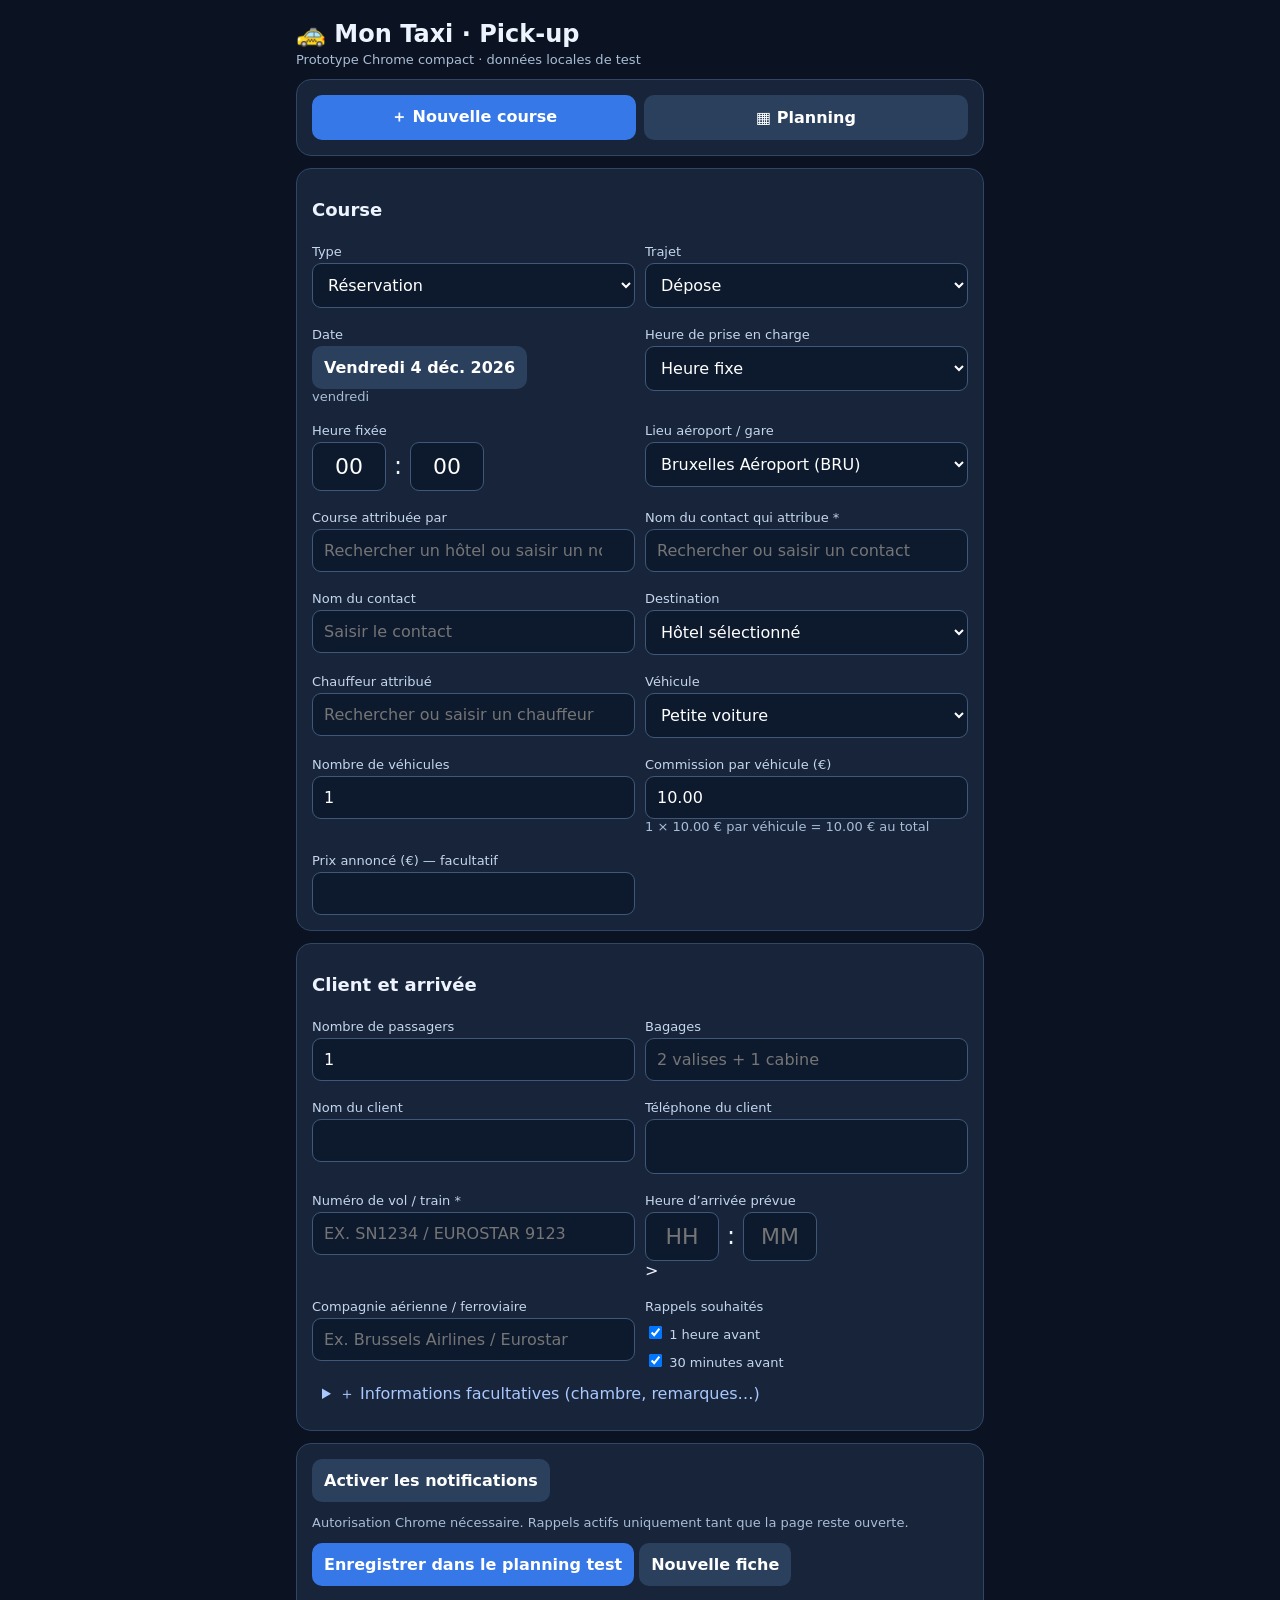
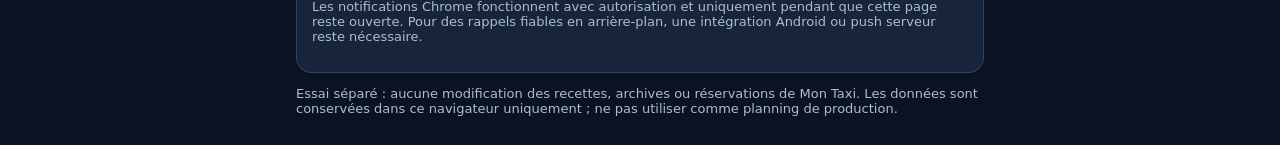
<file: pickup-test.html>
<!doctype html><html lang="fr"><meta charset="utf-8"><meta name="viewport" content="width=device-width,initial-scale=1"><title>Mon Taxi · Essai Pick-up</title><style>:root{font-family:system-ui;background:#0b1322;color:#eef4ff}*{box-sizing:border-box}body{margin:0}main{max-width:720px;margin:auto;padding:16px}h1{font-size:24px;margin:4px 0}h2{font-size:18px}section{background:#17243a;border:1px solid #314664;border-radius:15px;padding:15px;margin:12px 0}.grid{display:grid;grid-template-columns:1fr 1fr;gap:10px}@media(max-width:420px){.grid{grid-template-columns:1fr}}label{font-size:13px;color:#c5d6ed;display:block;margin:9px 0 4px}input,select,textarea,button{font:inherit}input,select,textarea{width:100%;border:1px solid #405878;border-radius:9px;background:#0d1a2e;color:white;padding:11px}button{border:0;border-radius:10px;padding:12px;background:#3778e8;color:white;font-weight:700;cursor:pointer}.secondary{background:#2b405d}.danger{background:#8b3546}.tabs{display:flex;gap:8px;flex-wrap:wrap}.tabs button{flex:1}.muted{color:#a9bdd6;font-size:13px}.item{border-top:1px solid #344965;padding:12px 0}.item strong{display:block}.item button{padding:7px;margin:6px 5px 0 0;font-size:12px}.hidden{display:none}#calendar{background:#f8fafc;color:#1e293b;border:1px solid #cbd5e1;border-radius:12px;padding:12px;margin-top:8px;box-shadow:0 8px 24px #0003}#calendar .days{display:grid;grid-template-columns:repeat(7,1fr);gap:4px}#calendar button{padding:9px 2px;font-size:14px;background:transparent;color:#1e293b;border-radius:8px}#calendar button[data-day]:hover,#calendar button.today{background:#dbeafe;color:#1d4ed8}#calendar button.selected{background:#2563eb;color:white}#calendar .days span{text-align:center;font-size:12px;color:#64748b}#calendar .cal-nav{display:flex;align-items:center;justify-content:space-between;margin-bottom:10px}#calendar .cal-nav button{background:#e2e8f0;padding:7px 16px}.clock{display:flex;align-items:center;gap:8px}.clock input{width:74px;text-align:center;font-size:22px;font-variant-numeric:tabular-nums}.clock span{font-size:24px}.badge{font-size:12px;background:#294b78;padding:4px 8px;border-radius:8px}a{color:#9bc4ff}</style><main><header><h1>🚕 Mon Taxi · Pick-up</h1><div class="muted">Prototype Chrome compact · données locales de test</div></header><section><div class="tabs"><button id="newBtn">＋ Nouvelle course</button><button class="secondary" id="listBtn">▦ Planning</button></div></section><div id="editor"><section><h2>Course</h2><div class="grid"><div><label>Type</label><select id="type"><option>Réservation</option><option>Direct</option></select></div><div><label>Trajet</label><select id="direction"><option value="dropoff">Dépose</option><option value="pickup">Pick-up</option></select></div><div><label>Date</label><input id="date" type="hidden"><button type="button" class="secondary" id="dateChoose">Choisir une date</button><div id="calendar" class="hidden"></div><input id="dateUnused" type="hidden"><div id="weekday" class="muted" aria-live="polite"></div></div><div><label>Heure de prise en charge</label><select id="timeMode"><option value="fixed">Heure fixe</option><option value="arrival">Voir arrivée vol / train (Flight / Train Tracking)</option></select></div><div id="timeWrap"><label>Heure fixée</label><input id="time" type="hidden"><div class="clock"><input id="timeHour" inputmode="numeric" maxlength="2" placeholder="HH" aria-label="Heure"><span>:</span><input id="timeMinute" inputmode="numeric" maxlength="2" placeholder="MM" aria-label="Minutes"></div></div><div><label>Lieu aéroport / gare</label><select id="place"><option>Bruxelles Aéroport (BRU)</option><option>Charleroi Airport (CRL)</option><option>Gare du Midi</option><option>Gare du Nord</option><option>Gare Centrale</option><option>Autre</option></select></div><div id="otherPlaceWrap" class="hidden"><label>Préciser le lieu</label><input id="otherPlace" placeholder="Saisir le lieu d’arrivée ou de départ"></div><div><label>Course attribuée par</label><input id="hotelSearch" list="hotelSuggestions" placeholder="Rechercher un hôtel ou saisir un nom" autocomplete="off"><datalist id="hotelSuggestions"></datalist><select id="hotel" class="hidden"><option>DoubleTree</option><option>The Standard</option><option>NH Collection (Atlanta)</option><option>Nhow (Bloom)</option><option>Thon Hotel (Rogier)</option><option>Marriott Hotel (Bourse)</option><option>Thon Hotel EU</option><option>Marriott Joseph II</option><option>Cardo</option><option>Aloft</option><option>Moxy</option><option>The Hotel</option><option>Autre hôtel / entité</option></select></div><div id="otherHotelWrap" class="hidden"><label>Nom de l’hôtel ou de l’entité</label><input id="otherHotel" placeholder="Hôtel, société, personne…"></div><div><label>Nom du contact qui attribue *</label><input id="contactSearch" list="contactSuggestions" placeholder="Rechercher ou saisir un contact" autocomplete="off"><datalist id="contactSuggestions"></datalist><select id="contact" class="hidden"></select></div><div id="otherContactWrap" class="hidden"><label>Nom du contact</label><input id="otherContact" placeholder="Saisir le contact"></div><div><label>Destination</label><select id="destination"><option value="hotel">Hôtel sélectionné</option><option value="other">Autre destination</option></select></div><div id="destinationOtherWrap" class="hidden"><label>Adresse / destination</label><input id="destinationOther" placeholder="Nom ou adresse de destination"></div><div><label>Chauffeur attribué</label><input id="driverSearch" list="driverSuggestions" placeholder="Rechercher ou saisir un chauffeur" autocomplete="off"><datalist id="driverSuggestions"></datalist><select id="driver" class="hidden"><option>Moi</option><option>Hassan</option><option>Tanjaoui</option><option>Pit</option><option>Yassine</option><option>Hadib</option><option>Mehdi</option><option>Alexis</option><option>Marrakchi</option><option>Claquette</option><option>Nabil Claquette</option><option>Hicham Diaz</option><option>Karim Diaz</option><option>Kawa</option><option>Chapour</option><option>Fouad Renaissance</option><option>Mohamed 70</option><option>Crabe</option><option>Autre</option></select></div><div><label>Autre chauffeur</label><input id="otherDriver" placeholder="Nom libre"></div><div><label>Véhicule</label><select id="vehicle"><option>Petite voiture</option><option>Van</option><option>Autre</option></select></div><div><label>Nombre de véhicules</label><input id="vans" type="number" min="1" max="30" value="1"></div><div><label>Commission par véhicule (€)</label><input id="commissionUnit" type="number" min="0" step=".01" value="10"><div class="muted" id="commissionExplain"></div><input id="commission" type="hidden"></div><div><label>Prix annoncé (€) — facultatif</label><input id="price" type="number" min="0" step=".01"></div></div></section><section><h2>Client et arrivée</h2><div class="grid"><div><label>Nombre de passagers</label><input id="passengers" type="number" min="1" value="1"></div><div><label>Bagages</label><input id="luggage" placeholder="2 valises + 1 cabine"></div><div><label>Nom du client</label><input id="client" autocomplete="name" autocapitalize="words"></div><div><label>Téléphone du client</label><input id="phone" type="tel" style="font-size:22px;font-weight:700;padding:14px"></div><div><label>Numéro de vol / train *</label><input id="flight" autocapitalize="characters" style="text-transform:uppercase" placeholder="Ex. SN1234 / Eurostar 9123"></div><div><label>Heure d’arrivée prévue</label><input id="arrival" type="hidden"><div class="clock"><input id="arrivalHour" inputmode="numeric" maxlength="2" placeholder="HH" aria-label="Heure arrivée"><span>:</span><input id="arrivalMinute" inputmode="numeric" maxlength="2" placeholder="MM" aria-label="Minutes arrivée"></div>></div><div><label>Compagnie aérienne / ferroviaire</label><input id="company" placeholder="Ex. Brussels Airlines / Eurostar"></div><div><label>Rappels souhaités</label><label><input id="reminder60" type="checkbox" checked style="width:auto"> 1 heure avant</label><label><input id="reminder30" type="checkbox" checked style="width:auto"> 30 minutes avant</label></div></div><details><summary style="cursor:pointer;padding:10px;color:#a9c8ff">＋ Informations facultatives (chambre, remarques…)</summary><div class="grid"><div><label>Numéro de chambre (facultatif)</label><input id="room"></div><div><label>Numéro de téléphone chauffeur</label><input id="driverPhone" type="tel"></div></div><label>Remarques</label><textarea id="notes" rows="3"></textarea></details></section><section><button type="button" class="secondary" id="enableNotifications">Activer les notifications</button><p class="muted" id="notificationStatus">Autorisation Chrome nécessaire. Rappels actifs uniquement tant que la page reste ouverte.</p><button id="save">Enregistrer dans le planning test</button> <button class="secondary" id="reset">Nouvelle fiche</button><p class="muted">Les notifications Chrome fonctionnent avec autorisation et uniquement pendant que cette page reste ouverte. Pour des rappels fiables en arrière-plan, une intégration Android ou push serveur reste nécessaire.</p></section></div><section id="planning" class="hidden"><h2>Planning</h2><div id="items"></div><h2>Commissions effectuées</h2><div id="totals"></div><h2>Archives des courses</h2><div id="archives"></div><button class="secondary" id="export">Exporter les courses JSON</button> <button class="danger" id="clear">Effacer les données test</button></section><p class="muted">Essai séparé : aucune modification des recettes, archives ou réservations de Mon Taxi. Les données sont conservées dans ce navigateur uniquement ; ne pas utiliser comme planning de production.</p></main><script>
const ids="type direction date timeMode time place otherPlace hotel otherHotel contact otherContact destination destinationOther driver otherDriver vehicle vans commissionUnit commission price client phone company flight arrival room passengers luggage driverPhone notes".split(" ");const $=id=>document.getElementById(id);let edit=null;let data=[];let reminderTimers=[];try{data=JSON.parse(localStorage.getItem("taxi-pickup-prototype-v1")||"[]")}catch{};const contacts={"DoubleTree":["Papas","Day","Night"],"The Standard":["Fal","Moncef","Djo","Jonas","Yaguy","Céline","Adelia","Diego","Estella","Sumira","Aline"],"NH Collection (Atlanta)":["Yassine"],"Nhow (Bloom)":["Yassine"],"Thon Hotel (Rogier)":["Alexis"],"Marriott Joseph II":["Alexis"],"Moxy":["Alexis"]};function setupClock(prefix,field){const h=$(prefix+"Hour"),m=$(prefix+"Minute"),target=$(field);function sync(){let hh=h.value,mm=m.value;if(hh!==""&&mm.length===2&&Number(hh)<24&&Number(mm)<60)target.value=hh.padStart(2,"0")+":"+mm;else target.value=""}h.addEventListener("input",()=>{h.value=h.value.replace(/\D/g,"").slice(0,2);if(h.value.length===2){if(Number(h.value)>23){h.value=h.value[0];}else m.focus()}else if(h.value.length===1&&Number(h.value)>2){h.value=h.value.padStart(2,"0");m.focus()}sync()});m.addEventListener("input",()=>{m.value=m.value.replace(/\D/g,"").slice(0,2);if(m.value.length===2){if(Number(m.value)>59){m.value=m.value[0];return}sync();const fields=[...document.querySelectorAll("#editor input:not([type=hidden]),#editor select,#editor textarea")].filter(x=>!x.closest(".hidden"));const i=fields.indexOf(m);if(i>=0&&fields[i+1])fields[i+1].focus()}else sync()});h.addEventListener("blur",()=>{if(h.value.length===1)h.value=h.value.padStart(2,"0");sync()});m.addEventListener("blur",sync);return function(v){const parts=(v||"").split(":");h.value=parts[0]||"";m.value=parts[1]||"";sync()}}const setTime=setupClock("time","time"),setArrival=setupClock("arrival","arrival");$("date").addEventListener("input",()=>{if($("date").value)$("timeMode").focus()});$("date").addEventListener("change",()=>{$("timeMode").focus()});document.querySelectorAll("#editor select").forEach(el=>el.addEventListener("change",()=>{if(["hotel","contact","driver","place","destination","timeMode"].includes(el.id)){if(el.id==="hotel")$("contactSearch").focus();else if(el.id==="contact")$("destination").focus();else if(el.id==="driver")$("vehicle").focus();else if(el.id==="place")$("hotelSearch").focus();else if(el.id==="destination")$("driverSearch").focus();else if(el.id==="timeMode"){if(el.value==="fixed")$("timeHour").focus();else $("place").focus()}return;}const fields=[...document.querySelectorAll("#editor input:not([type=hidden]),#editor select,#editor textarea")].filter(x=>!x.closest(".hidden"));const i=fields.indexOf(el);if(i>=0&&fields[i+1])fields[i+1].focus()}));$("client").addEventListener("input",e=>{let el=e.target,pos=el.selectionStart;el.value=el.value.toLocaleLowerCase("fr").replace(/(^|[\s\-])([\p{L}])/gu,(_,sep,c)=>sep+c.toLocaleUpperCase("fr"));el.setSelectionRange(pos,pos)});$("flight").addEventListener("input",e=>e.target.value=e.target.value.toUpperCase());function setupSearch(id,otherId){const select=$(id),input=$(id+"Search"),suggestions=$(id+"Suggestions");function options(){return [...select.options].filter(o=>o.value!=="Autre"&&o.value!=="Autre hôtel / entité").map(o=>o.value)}function refresh(){suggestions.replaceChildren(...options().map(v=>{let o=document.createElement("option");o.value=v;return o}))}function commit(advance=false){const typed=input.value.trim();const match=options().find(v=>v.toLocaleLowerCase("fr")===typed.toLocaleLowerCase("fr"));if(match){select.value=match;$(otherId).value="";input.value=match}else if(typed){select.value=id==="hotel"?"Autre hôtel / entité":"Autre";$(otherId).value=typed}else{if(id==="hotel")select.selectedIndex=-1;else if(select.options.length)select.selectedIndex=0;input.value=select.value==="Autre"?"":select.value}if(id==="hotel"){refreshContacts();$("contactSearch").value=$("contact").value==="Autre"?"":$("contact").value}syncOther();if(advance&&typed){const next={hotel:"contactSearch",contact:"destination",driver:"vehicle"}[id];if(next)$(next).focus()}}input.addEventListener("focus",refresh);input.addEventListener("input",()=>{const typed=input.value.trim();const match=options().find(v=>v.toLocaleLowerCase("fr")===typed.toLocaleLowerCase("fr"));if(match)commit(true)});input.addEventListener("change",()=>commit(true));input.addEventListener("blur",()=>commit(false));return ()=>{input.value="";refresh()}}const clearHotelSearch=setupSearch("hotel","otherHotel"),clearContactSearch=setupSearch("contact","otherContact"),clearDriverSearch=setupSearch("driver","otherDriver");
let calendarMonth=new Date();function drawCalendar(){const y=calendarMonth.getFullYear(),m=calendarMonth.getMonth(),first=(new Date(y,m,1).getDay()+6)%7,last=new Date(y,m+1,0).getDate();let html='<div class="cal-nav"><button type="button" data-cal="prev">‹</button><strong>'+new Date(y,m,1).toLocaleDateString("fr-BE",{month:"long",year:"numeric"})+'</strong><button type="button" data-cal="next">›</button></div><div class="days">';for(const w of ["Lu","Ma","Me","Je","Ve","Sa","Di"])html+='<span>'+w+'</span>';for(let i=0;i<first;i++)html+='<span></span>';for(let d=1;d<=last;d++)html+='<button type="button" data-day="'+d+'" class="'+(($("date").value===y+"-"+String(m+1).padStart(2,"0")+"-"+String(d).padStart(2,"0"))?"selected":"")+'">'+d+'</button>';$("calendar").innerHTML=html+"</div>"}$("dateChoose").onclick=()=>{calendarMonth=new Date(($("date").value||new Date().toISOString().slice(0,10))+"T12:00:00");drawCalendar();$("calendar").classList.toggle("hidden")};$("calendar").onclick=e=>{const btn=e.target.closest("button");if(!btn)return;if(btn.dataset.cal){calendarMonth.setMonth(calendarMonth.getMonth()+(btn.dataset.cal==="next"?1:-1));drawCalendar();return}if(btn.dataset.day){const d=Number(btn.dataset.day);$("date").value=calendarMonth.getFullYear()+"-"+String(calendarMonth.getMonth()+1).padStart(2,"0")+"-"+String(d).padStart(2,"0");$("dateChoose").textContent=shortDate($("date").value);$("calendar").classList.add("hidden");updateWeekday();$("timeMode").focus()}};
function shortDate(value){const d=new Date(value+"T12:00:00");if(Number.isNaN(d.getTime()))return "";const day=d.toLocaleDateString("fr-BE",{weekday:"long"});const month=d.getMonth()===8?"septembre":d.toLocaleDateString("fr-BE",{month:"short"}).replace(/\.$/,"")+". ";return day.charAt(0).toUpperCase()+day.slice(1)+" "+d.getDate()+" "+month.trim()+" "+d.getFullYear()}function updateWeekday(){let d=$("date").value;$("weekday").textContent=d?new Date(d+"T12:00:00").toLocaleDateString("fr-BE",{weekday:"long"}):""} $("date").addEventListener("change",updateWeekday);function syncOther(){ $("otherPlaceWrap").classList.toggle("hidden",$("place").value!=="Autre");$("otherHotelWrap").classList.toggle("hidden",$("hotel").value!=="Autre hôtel / entité");$("destinationOtherWrap").classList.toggle("hidden",$("destination").value!=="other");$("otherContactWrap").classList.toggle("hidden",$("contact").value!=="Autre");$("otherDriver").parentElement.classList.toggle("hidden",$("driver").value!=="Autre")} ["place","hotel","destination","contact","driver"].forEach(id=>$(id).addEventListener("change",syncOther));function syncTimeMode(){let follow=$("timeMode").value==="arrival";$("timeWrap").classList.toggle("hidden",follow);$("arrival").required=follow;$("time").required=!follow} $("timeMode").onchange=syncTimeMode;function refreshContacts(){let v=$("contact").value;let a=contacts[$("hotel").value]||[]; $("contact").innerHTML=a.concat(["Autre"]).map(x=>'<option>'+x+'</option>').join("");if(a.includes(v))$("contact").value=v;else $("contact").value=a.length?a[0]:"Autre";syncOther()} $("hotel").addEventListener("change",refreshContacts);refreshContacts();function show(page){$("editor").classList.toggle("hidden",page!=="editor");$("planning").classList.toggle("hidden",page!=="planning");if(page==="planning")render();scrollTo(0,0)}$("newBtn").onclick=()=>show("editor");$("listBtn").onclick=()=>show("planning");function reset(){edit=null;ids.forEach(id=>{let el=$(id);if(el.tagName==="INPUT"||el.tagName==="TEXTAREA")el.value="";else el.selectedIndex=0});$("date").value=new Date(Date.now()-new Date().getTimezoneOffset()*60000).toISOString().slice(0,10);setTime("00:00");setArrival("");$("commission").value="10";$("passengers").value="1";$("vans").value="1";$("commissionUnit").value="10";$("reminder60").checked=true;$("reminder30").checked=true;$("hotel").selectedIndex=-1;refreshContacts();clearHotelSearch();clearContactSearch();clearDriverSearch();$("dateChoose").textContent=shortDate($("date").value);syncTimeMode();syncOther();updateWeekday();$("commissionUnit").value=(Number(commissionDefault())/Math.max(1,Number($("vans").value)||1)).toFixed(2);updateCommission()}for(const id of ["vans","passengers"]){$(id).addEventListener("focus",e=>e.target.select());$(id).addEventListener("click",e=>e.target.select())}reset();["hotel","place","vehicle","vans"].forEach(id=>$(id).addEventListener("change",()=>{if(!edit){$("commissionUnit").value=(Number(commissionDefault())/Math.max(1,Number($("vans").value)||1)).toFixed(2);updateCommission()}}));function persist(){localStorage.setItem("taxi-pickup-prototype-v1",JSON.stringify(data));scheduleReminders()}async function requestNotifications(){if(!("Notification" in window)){alert("Ce navigateur ne prend pas en charge les notifications.");return}let permission=await Notification.requestPermission();$("notificationStatus").textContent=permission==="granted"?"Notifications autorisées (page ouverte)":permission==="denied"?"Notifications bloquées dans Chrome":"Autorisation non accordée";scheduleReminders()}function scheduleReminders(){reminderTimers.forEach(clearTimeout);reminderTimers=[];if(!("Notification" in window)||Notification.permission!=="granted")return;for(const r of data){if(r.status!=="Programmée")continue;const dt=new Date(r.date+"T"+(r.time||"00:00")+":00").getTime();for(const [key,minutes] of [["reminder60",60],["reminder30",30]]){if(r[key]===false)continue;const delay=dt-Date.now()-minutes*60000;if(delay>0&&delay<2147483647)reminderTimers.push(setTimeout(()=>{if(Notification.permission==="granted")new Notification("Mon Taxi · Course dans "+minutes+" min",{body:(r.client||"Client")+" · "+(r.place||"")+" · "+(r.time||"")})},delay))}}}function clean(x){return String(x??"").replace(/[&<>"]/g,c=>({"&":"&amp;","<":"&lt;",">":"&gt;",'"':"&quot;"}[c]))}function name(r,key,other){return (r[key]==="Autre"||r[key]==="Autre hôtel / entité")?(r[other]||r[key]):r[key]}function destinationName(r){return r.destination==="other"?(r.destinationOther||"Autre destination"):name(r,"hotel","otherHotel")}function updateCommission(){let n=Math.max(1,Number($("vans").value)||1),u=Number($("commissionUnit").value)||0;$("commission").value=(n*u).toFixed(2);$("commissionExplain").textContent=n+" × "+u.toFixed(2)+" € par "+($("vehicle").value==="Van"?"van":"véhicule")+" = "+(n*u).toFixed(2)+" € au total"}$("commissionUnit").addEventListener("input",updateCommission);$("vans").addEventListener("input",updateCommission);function commissionDefault(){const h=$("hotel").value,p=$("place").value,v=$("vehicle").value,n=Number($("vans").value||1);let per=p.includes("CRL")?(h==="DoubleTree"?20:25):(h==="DoubleTree"||h==="Marriott Bourse"?10:v==="Van"?15:10);return (per*n).toFixed(2)}$("save").onclick=()=>{for(const id of ["hotel","contact","driver"]){$(id+"Search").dispatchEvent(new Event("change"))}let r={};ids.forEach(id=>r[id]=$(id).value);updateCommission();r.commission=$("commission").value;r.reminder60=$("reminder60").checked;r.reminder30=$("reminder30").checked;if(!r.date||(r.timeMode==="arrival"?!r.arrival:!r.time)){alert("Date et heure obligatoires");return}if(r.contact==="Autre"&&!r.otherContact.trim()){alert("Indique le nom du contact.");return}if(r.destination==="other"&&!r.destinationOther.trim()){alert("Précise la destination.");return}if(r.hotel==="Autre hôtel / entité"&&!r.otherHotel.trim()){alert("Précise qui attribue la course.");return}if(!r.flight.trim()){alert("Indique le numéro de vol ou de train.");$("flight").focus();return}const required=[["hotel","Course attribuée par"],["contact","Nom du contact"],["driver","Chauffeur"],["client","Nom du client"],["phone","Téléphone du client"],["place","Lieu"],["destination","Destination"],["vehicle","Type de véhicule"],["vans","Nombre de véhicules"],["passengers","Nombre de passagers"],["commissionUnit","Commission par véhicule"]];for(const [id,label] of required){if(!String(r[id]||"").trim()||(id==="vans"||id==="passengers")&&Number(r[id])<1){alert("Champ obligatoire : "+label);$(id==="hotel"?"hotelSearch":id==="contact"?"contactSearch":id==="driver"?"driverSearch":id).focus();return}}if(r.place==="Autre"&&!r.otherPlace.trim()){alert("Précise le lieu.");$("otherPlace").focus();return}if(r.driver==="Autre"&&!r.otherDriver.trim()){alert("Indique le chauffeur.");$("driverSearch").focus();return}if(r.type==="Réservation"&&r.timeMode==="arrival"&&!r.arrival){alert("Indique l’heure d’arrivée.");$("arrivalHour").focus();return}if(r.timeMode==="arrival")r.time=r.arrival;r.id=edit||String(Date.now());r.status=r.type==="Direct"?"Effectuée":"Programmée";if(edit){let old=data.find(x=>x.id===edit);if(old)r.status=old.status;data=data.filter(x=>x.id!==edit)}data.push(r);persist();reset();show("planning")};$("reset").onclick=reset;function render(){data.sort((a,b)=>(a.date+a.time).localeCompare(b.date+b.time));const vehicleLabel=r=>{let n=Number(r.vans)||1;return n+" "+(r.vehicle==="Van"?(n===1?"van":"vans"):r.vehicle==="Petite voiture"?(n===1?"petite voiture":"petites voitures"):(n===1?"véhicule":"véhicules"))};const detail=r=>'<div class="item"><strong>'+clean(shortDate(r.date))+' · '+clean(r.time)+' ('+(r.timeMode==="arrival"?(String(r.flight||"").toLowerCase().includes("eurostar")?"Train Tracking":"Flight Tracking"):"Heure fixée")+') · '+(r.direction==="pickup"?"Pick-up":"Dépose")+'</strong><div>'+clean(r.direction==="pickup"?name(r,"place","otherPlace")+" → "+destinationName(r):destinationName(r)+" → "+name(r,"place","otherPlace"))+'</div><div><b>Client :</b> '+clean(r.client||"Non renseigné")+'</div><div style="font-size:21px;font-weight:800;margin:8px 0"><b>Tél. :</b> <a href="tel:'+clean(r.phone||"")+'">'+clean(r.phone||"Non renseigné")+'</a></div><div><b>Vol/train :</b> '+clean(r.flight||"Non renseigné")+' · <b>Arrivée :</b> '+clean(r.arrival||"—")+' · '+clean(r.company||"")+'</div><div><b>Chauffeur :</b> '+clean(name(r,"driver","otherDriver"))+' · <b>Véhicules :</b> '+clean(vehicleLabel(r))+' · <b>Passagers :</b> '+clean(r.passengers||"—")+' · <b>Bagages :</b> '+clean(r.luggage||"—")+'</div>'+(r.price&&Number(r.price)>0?'<div><b>Prix de la course :</b> '+clean(r.price)+' €</div>':'<div><b>Prix de la course :</b> Non fixé</div>')+'<span class="badge">'+clean(r.status)+'</span><div><button data-action="copy" data-id="'+clean(r.id)+'">Copier la course</button><button data-action="edit" data-id="'+clean(r.id)+'">Modifier</button><button data-action="done" data-id="'+clean(r.id)+'">Effectuée</button><button data-action="miss" data-id="'+clean(r.id)+'">Fausse course</button><button class="danger" data-action="delete" data-id="'+clean(r.id)+'">Supprimer</button></div></div>';const active=data.filter(r=>r.status==="Programmée");$("items").innerHTML=active.length?active.map(detail).join(""):'<p class="muted">Aucune réservation programmée.</p>';const archived=data.filter(r=>r.status!=="Programmée");$("archives").innerHTML=archived.length?archived.map(r=>'<div class="item"><strong>'+clean(r.date)+' · '+clean(r.time)+' · '+clean(r.status)+'</strong><div>'+clean(r.client||"Client non renseigné")+' · '+clean(vehicleLabel(r))+'</div><div><b>Attribuée par :</b> '+clean(name(r,"hotel","otherHotel"))+' · <b>Contact :</b> '+clean(name(r,"contact","otherContact"))+'</div><div><b>Vol/train :</b> '+clean(r.flight||"—")+' · <b>Tél. :</b> '+clean(r.phone||"—")+'</div></div>').join(""):'<p class="muted">Aucune course archivée.</p>';let sums={};data.filter(r=>r.status==="Effectuée").forEach(r=>{let c=name(r,"contact","otherContact");sums[c]=(sums[c]||0)+Number(r.commission||0)});$("totals").innerHTML=Object.entries(sums).map(([c,v])=>'<div class="item">'+clean(c)+' : <strong>'+v.toFixed(2)+' €</strong></div>').join("")||'<p class="muted">Aucune commission validée.</p>'} $("items").onclick=e=>{let b=e.target.closest("button[data-action]");if(!b)return;let r=data.find(x=>x.id===b.dataset.id);if(!r)return;let action=b.dataset.action;if(action==="copy"){const msg=[shortDate(r.date)+" · "+r.time+" ("+(r.timeMode==="arrival"?"Flight / Train Tracking":"Heure fixée")+")",r.direction==="pickup"?"Pick-up":"Dépose",r.direction==="pickup"?name(r,"place","otherPlace")+" → "+destinationName(r):destinationName(r)+" → "+name(r,"place","otherPlace"),"Client : "+(r.client||"—"),"Téléphone : "+(r.phone||"—"),"Vol/train : "+(r.flight||"—"),"Arrivée : "+(r.arrival||"—"),"Chauffeur : "+name(r,"driver","otherDriver"),"Véhicules : "+(r.vans||1)+" "+(r.vehicle||"véhicule"),"Passagers : "+(r.passengers||"—"),"Bagages : "+(r.luggage||"—"),"Remarques : "+(r.notes||"—")].join("\n");if(navigator.clipboard&&navigator.clipboard.writeText){navigator.clipboard.writeText(msg).then(()=>alert("Course copiée.")).catch(()=>prompt("Copier la course :",msg))}else prompt("Copier la course :",msg);return}if(action==="edit"){edit=r.id;$("hotel").value=r.hotel;refreshContacts();ids.forEach(id=>{if(r[id]!==undefined)$(id).value=r[id]});setTime(r.timeMode==="arrival"?"":r.time);setArrival(r.arrival);$("commissionUnit").value=r.commissionUnit||((Number(r.commission)||0)/Math.max(1,Number(r.vans)||1)).toFixed(2);updateCommission();$("reminder60").checked=r.reminder60!==false;$("reminder30").checked=r.reminder30!==false;clearHotelSearch();clearContactSearch();clearDriverSearch();$("hotelSearch").value=name(r,"hotel","otherHotel");$("contactSearch").value=name(r,"contact","otherContact");$("driverSearch").value=name(r,"driver","otherDriver");$("dateChoose").textContent=new Date(r.date+"T12:00:00").toLocaleDateString("fr-BE",{weekday:"long",day:"numeric",month:"long",year:"numeric"});syncTimeMode();syncOther();updateWeekday();show("editor");return}if(action==="delete"){if(!confirm("Supprimer cette course test ?"))return;data=data.filter(x=>x.id!==r.id)}else r.status=action==="done"?"Effectuée":"Fausse course";persist();render()};$("clear").onclick=()=>{if(confirm("Effacer toutes les courses de ce prototype ?")){data=[];persist();render()}};$("export").onclick=()=>{let blob=new Blob([JSON.stringify(data,null,2)],{type:"application/json"}),url=URL.createObjectURL(blob),a=document.createElement("a");a.href=url;a.download="mon-taxi-pickup-test.json";a.click();setTimeout(()=>URL.revokeObjectURL(url),1000)};
scheduleReminders();</script></html>
</file>
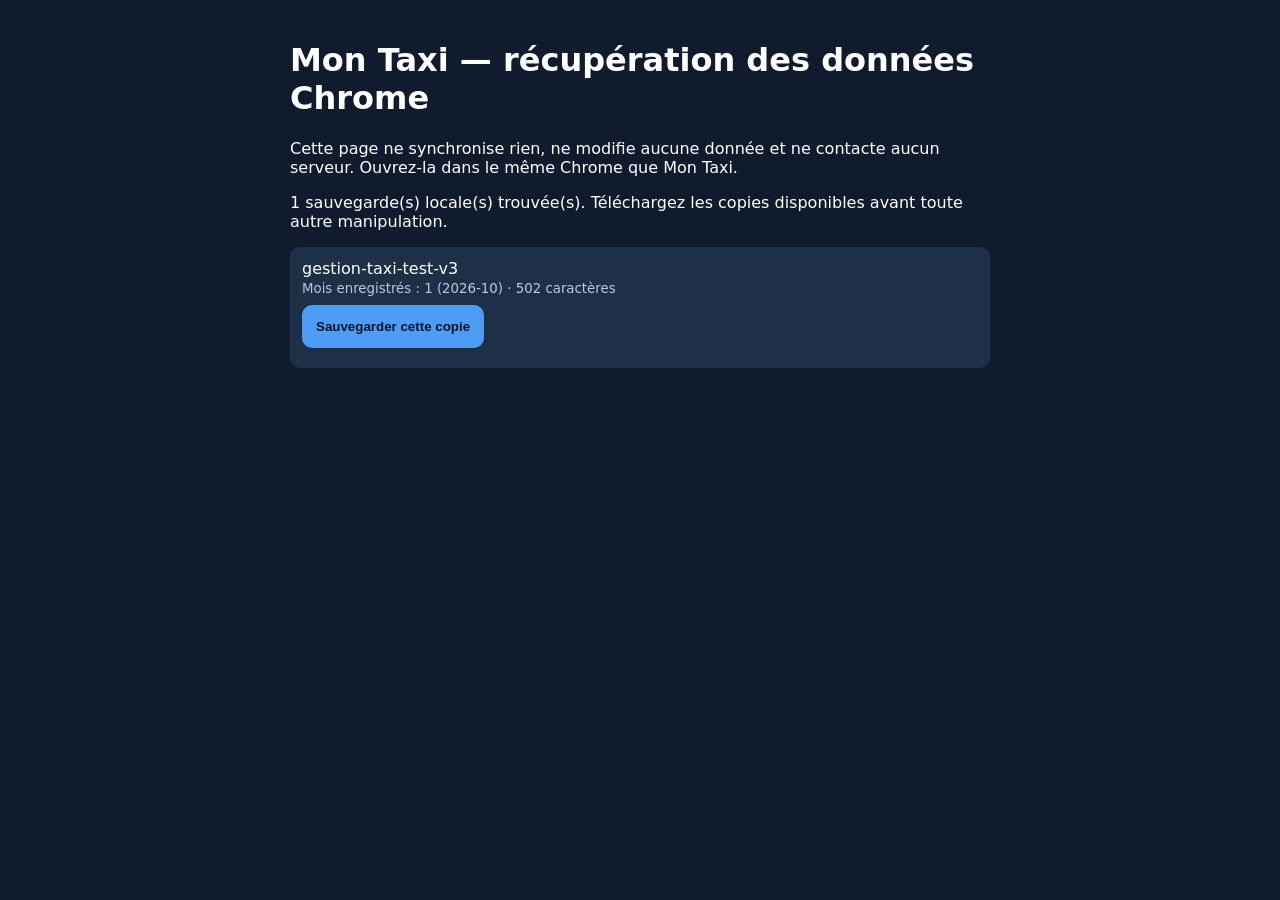
<file: recuperation-locale.html>
<!doctype html><html lang="fr"><head><meta charset="utf-8"><meta name="viewport" content="width=device-width,initial-scale=1"><title>Mon Taxi — récupération locale</title><style>body{font:16px system-ui;background:#101c2e;color:#fff;padding:20px;max-width:700px;margin:auto}button{padding:14px;border:0;border-radius:10px;background:#4d9cf5;color:#061323;font-weight:700;margin:8px 0}article{padding:12px;margin:10px 0;background:#1e3047;border-radius:10px}small{color:#b9c9dd}strong{color:#b9f6c8}</style></head><body><h1>Mon Taxi — récupération des données Chrome</h1><p>Cette page ne synchronise rien, ne modifie aucune donnée et ne contacte aucun serveur. Ouvrez-la dans le même Chrome que Mon Taxi.</p><p id="status">Lecture locale…</p><div id="results"></div><script>
(function(){'use strict';const keys=['gestion-taxi-test-v3','gestion-taxi-test-v2','gestion-taxi-test-v1','gestion-taxi-before-month-import','gestion-taxi-before-full-import','gestion-taxi-before-last-reset','montaxi:hotel-commissions:courses-v1','montaxi:hotel-commissions:directory-v1'];const results=document.getElementById('results');let found=0;try{for(let i=0;i<localStorage.length;i++){const k=localStorage.key(i);if(k&&k.startsWith('taxi-before-cloud-sync-'))keys.push(k)}}catch(e){document.getElementById('status').textContent='Stockage Chrome inaccessible : '+e.message;return;}for(const key of keys){let raw;try{raw=localStorage.getItem(key)}catch(e){continue}if(!raw)continue;found++;let summary='';try{const d=JSON.parse(raw);if(d&&d.months)summary='Mois enregistrés : '+Object.keys(d.months).length+' ('+Object.keys(d.months).join(', ')+')';else if(Array.isArray(d))summary='Courses : '+d.length;else summary='Données présentes';}catch(e){summary='Format non reconnu';}const article=document.createElement('article');const title=document.createElement('div');title.textContent=key;const info=document.createElement('small');info.textContent=summary+' · '+raw.length+' caractères';const btn=document.createElement('button');btn.textContent='Sauvegarder cette copie';btn.onclick=()=>{const blob=new Blob([raw],{type:'application/json'}),url=URL.createObjectURL(blob),a=document.createElement('a');a.href=url;a.download='mon-taxi-recuperation-'+key.replace(/[^a-z0-9-]/gi,'_')+'.json';document.body.append(a);a.click();a.remove();setTimeout(()=>URL.revokeObjectURL(url),1000)};article.append(title,info,document.createElement('br'),btn);results.append(article)}document.getElementById('status').textContent=found?found+' sauvegarde(s) locale(s) trouvée(s). Téléchargez les copies disponibles avant toute autre manipulation.':'Aucune des sauvegardes recherchées dans ce profil Chrome. Ne videz pas le stockage.';})();
</script></body></html>
</file>
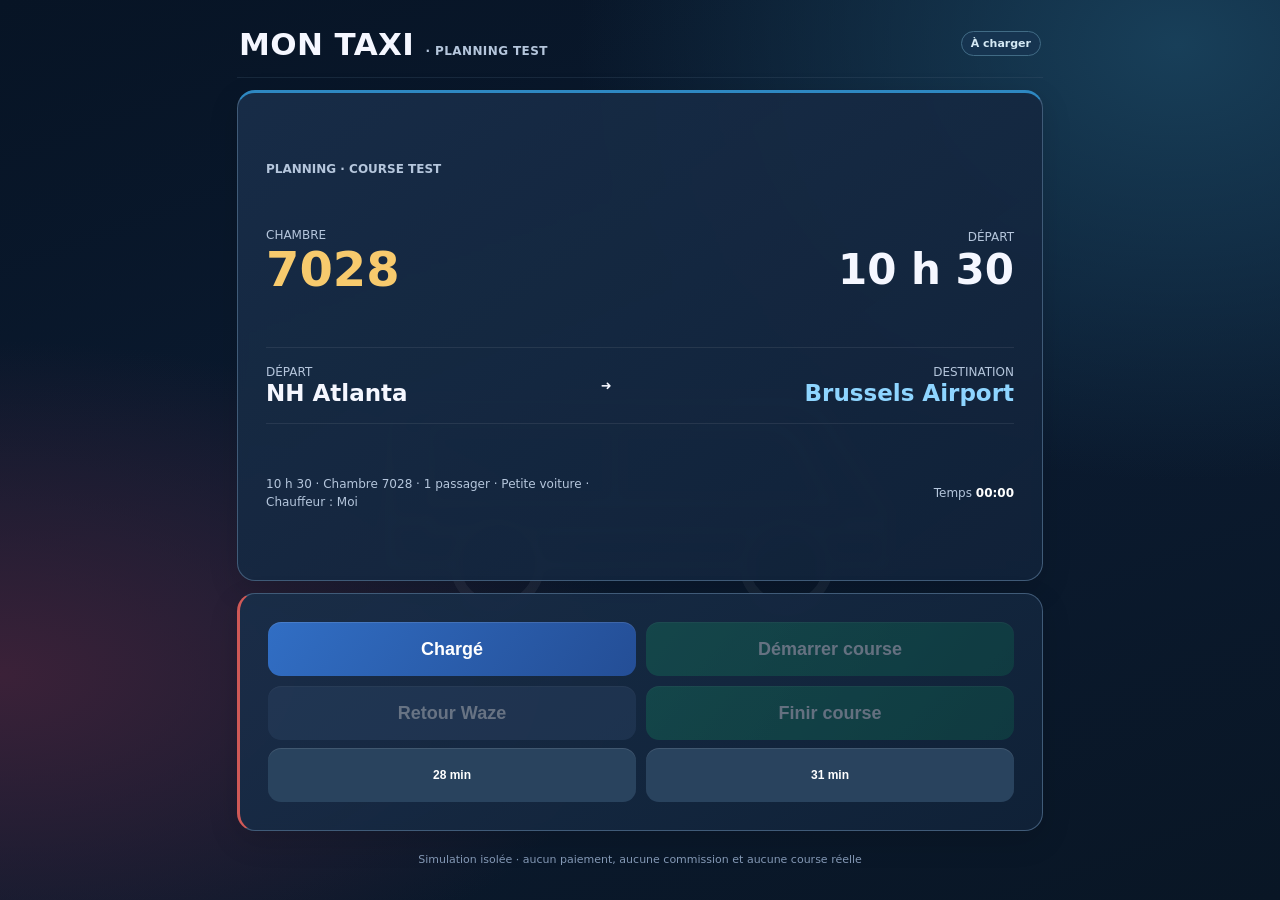
<file: test-tarifs.html>
<!doctype html><html lang="fr"><head><meta charset="utf-8"><meta name="viewport" content="width=device-width,initial-scale=1"><meta name="theme-color" content="#09162b"><title>Mon Taxi — Course test plein écran</title><style>*{box-sizing:border-box}body{margin:0;background:#081326;color:#f5f7ff;font:15px system-ui,sans-serif}main{width:100%;max-width:none;min-height:100dvh;margin:0 auto;padding:env(safe-area-inset-top,12px) max(12px,env(safe-area-inset-right)) max(28px,env(safe-area-inset-bottom)) max(12px,env(safe-area-inset-left));display:flex;flex-direction:column}.top{display:flex;justify-content:space-between;align-items:center;gap:8px}h1{font-size:clamp(20px,5vw,27px);margin:0;letter-spacing:.4px}.muted{color:#9fb1cf;font-size:12px}.pill{border:1px solid #395371;border-radius:99px;padding:5px 9px;font-size:11px;color:#b9c9df}.card{background:linear-gradient(150deg,#172c49,#101e34);border:1px solid #355172;border-radius:18px;padding:clamp(16px,3.8vw,26px);margin-top:12px;box-shadow:0 5px 18px #020b1a50}.route{display:flex;align-items:center;justify-content:space-between;gap:8px;font-size:13px}.route strong{font-size:clamp(17px,4.3vw,23px)}.price{text-align:center;padding:11px 0 8px}.amount{font-size:clamp(58px,14vw,94px);font-weight:850;letter-spacing:-2px;color:#8cf0bd;line-height:1.1}.sub{font-size:12px;color:#b5c6de;margin-top:5px}.row{display:flex;gap:8px;align-items:center}.row>*{flex:1;min-width:0}.buttons{display:grid;grid-template-columns:1fr 1fr;gap:8px}button{border:0;border-radius:13px;background:#334c6d;color:#fff;font-size:clamp(15px,3.8vw,18px);font-weight:750;min-height:54px;padding:13px 10px;cursor:pointer;box-shadow:inset 0 1px #ffffff1c}button.primary{background:#167b5d}button.blue{background:#2d62bb}button.ghost{background:#263b56;font-size:12px;padding:9px 7px}button:disabled{opacity:.35;cursor:default}input,select{background:#0b1b31;border:1px solid #4b6485;color:#fff;border-radius:10px;padding:10px;width:100%;font:inherit}label{font-size:12px;color:#b6c7df;display:block;margin-bottom:5px}.hidden{display:none!important}.small{font-size:12px}.msg{color:#a7bcd5;font-size:12px;line-height:1.45;margin:10px 0 0}.edit{border-top:1px solid #314765;margin-top:12px;padding-top:12px}.hint{font-size:12px;color:#d8bd86}.footer{font-size:11px;color:#859ab7;text-align:center;margin:12px 0}.step{color:#e7d7a0;font-size:12px;margin:8px 0 0} .returnTaxi{position:fixed;right:12px;bottom:90px;z-index:50;border:2px solid #8ed5ff;border-radius:50%;width:58px;height:58px;background:#12375d;box-shadow:0 5px 18px #0009;touch-action:none;display:none;align-items:center;justify-content:center;font-size:10px;font-weight:900;text-align:center;line-height:1.1;user-select:none}.returnTaxi.visible{display:flex}.returnTaxi:active{background:#225584}@media(min-width:800px){main{max-width:980px;padding:24px}.top{padding:4px 0}.card{padding:28px}.buttons{gap:12px}}@media(max-width:430px){main{padding-left:10px;padding-right:10px}.route{gap:5px}.route strong{font-size:17px}.row{gap:6px}.pill{white-space:nowrap}.returnTaxi{width:62px;height:62px}}
/* Mise en page immersive Mon Taxi */
html,body{min-height:100%;}body{background:radial-gradient(ellipse at 92% 5%,#183f59 0%,transparent 36%),radial-gradient(ellipse at 0% 75%,#3b2138 0%,transparent 35%),linear-gradient(160deg,#071425 0%,#0b1b31 50%,#091625 100%);background-attachment:fixed}main{position:relative;isolation:isolate;min-height:100dvh;min-height:100svh;padding-top:max(18px,env(safe-area-inset-top));padding-bottom:max(22px,env(safe-area-inset-bottom));gap:0}main::before{content:"";position:fixed;z-index:-1;pointer-events:none;inset:20% 0 12%;background:url("data:image/svg+xml,%3Csvg%20xmlns%3D%22http%3A%2F%2Fwww.w3.org%2F2000%2Fsvg%22%20viewBox%3D%220%200%20500%20260%22%3E%3Cg%20fill%3D%22none%22%20stroke%3D%22%23ffffff%22%20stroke-width%3D%228%22%20stroke-linecap%3D%22round%22%20stroke-linejoin%3D%22round%22%3E%3Cpath%20d%3D%22M48%20174V92Q48%2062%2080%2062H363Q394%2062%20407%2091L447%20151V194H50Z%22%2F%3E%3Cpath%20d%3D%22M82%2082H349Q372%2082%20382%20105L402%20144H82Z%22%2F%3E%3Cpath%20d%3D%22M230%2084V144M82%20166H443%22%2F%3E%3Ccircle%20cx%3D%22135%22%20cy%3D%22193%22%20r%3D%2234%22%20fill%3D%22%23081326%22%2F%3E%3Ccircle%20cx%3D%22368%22%20cy%3D%22193%22%20r%3D%2234%22%20fill%3D%22%23081326%22%2F%3E%3Cpath%20d%3D%22M56%20158H82M416%20158H443%22%2F%3E%3C%2Fg%3E%3C%2Fsvg%3E") center center/90% auto no-repeat;opacity:.055;filter:grayscale(1)}.top{min-height:60px;padding:4px 2px 12px;border-bottom:1px solid #4a607544}.top h1{font-size:clamp(23px,5.8vw,31px);font-weight:850}.pill{background:#163450;border-color:#416b85;color:#d4e9f4;font-weight:750}.card{background:linear-gradient(145deg,#192e49ec,#112239e8);backdrop-filter:blur(5px);border-color:#405b78;box-shadow:0 10px 30px #0002}.card#planningCard{flex:1;display:flex;flex-direction:column;justify-content:space-evenly;min-height:43svh;border-top:3px solid #2e88c2}.card#actionsCard{border-left:3px solid #cf5957}.card#paymentCard{border-top:3px solid #29a47c}.card#sumupCard{border-left:3px solid #d6a64f}.muted{color:#b5c6dc}.route{padding:16px 0;gap:12px;border-top:1px solid #ffffff14;border-bottom:1px solid #ffffff14}.route strong{line-height:1.25}.row{line-height:1.45}#messageTools{border-top:1px solid #ffffff20;padding-top:10px}#messageTools .row{align-items:flex-start}#messageTools label{font-size:10px;letter-spacing:.6px}.amount{color:#b1f3ce;text-shadow:0 0 26px #2dbe7930}.buttons{gap:10px}button.primary{background:linear-gradient(125deg,#16805e,#0f684f)}button.blue{background:linear-gradient(125deg,#316ec4,#244e96)}button.ghost{background:#29435e}.returnTaxi{border-color:#86c7e9;background:linear-gradient(145deg,#1b5782,#102e51)}.footer{padding:10px 0 0}@media(min-width:600px){main{max-width:850px;padding-left:22px;padding-right:22px}main::before{background-size:min(75%,620px) auto}}@media(max-height:740px){.card#planningCard{min-height:310px}.top{min-height:48px}}</style></head><body><main><div class="top"><h1>MON TAXI <span class="muted">· PLANNING TEST</span></h1><span class="pill" id="state">À charger</span></div><div class="card" id="planningCard"><div class="muted" style="font-weight:800;margin-bottom:8px">PLANNING · COURSE TEST</div><div style="display:flex;align-items:center;justify-content:space-between;gap:10px;margin-bottom:10px"><div><span class="muted">CHAMBRE</span><div style="font-size:clamp(33px,8vw,48px);font-weight:850;color:#f7ca6d;line-height:1.1">7028</div></div><div style="text-align:right"><span class="muted">DÉPART</span><div style="font-size:clamp(29px,7vw,42px);font-weight:800">10 h 30</div></div></div><div class="route"><div><span class="muted">DÉPART</span><br><strong>NH Atlanta</strong></div><span>➜</span><div style="text-align:right"><span class="muted">DESTINATION</span><br><strong style="color:#8ed5ff">Brussels Airport</strong></div></div><div class="row" style="margin-top:11px"><span class="muted">10 h 30 · Chambre 7028 · 1 passager · Petite voiture · Chauffeur : Moi</span><span class="muted" style="text-align:right">Temps <strong id="clock" style="color:white">00:00</strong></span></div><div id="messageTools" class="hidden"><div class="row" style="align-items:stretch;margin-top:12px"><div><label>COURSE ATTRIBUÉE PAR</label><div style="font-size:16px;font-weight:800">NH Atlanta · Yacine</div></div><div style="text-align:right"><label>COMMISSION ENVOYÉE À</label><div style="font-size:16px;font-weight:800;color:#8ed5ff">Mathieu Lille</div></div></div><div class="row" style="margin-top:12px"><button id="pickContact" class="ghost">Répertoire test · Mathieu Lille</button><input id="contactPhone" type="tel" inputmode="tel" value="+32495777871" aria-label="Numéro de Mathieu Lille"></div><div class="buttons" style="margin-top:10px"><button id="sms" class="blue">Envoyer SMS</button><button id="whatsapp" class="primary">Envoyer WhatsApp</button></div><button id="returnMessage" class="ghost" style="width:100%;margin-top:8px">Revenir à Démarrer course</button><p class="msg" id="commissionStatus">Commission test : 10 € à Mathieu Lille. Vérifie le message avant envoi.</p></div></div><div class="card hidden" id="paymentCard"><div class="price"><div class="amount" id="amount">64,80 €</div><div class="sub" id="description">Forfait · jusqu'à 28 min, puis +1 € / 2 min entamées</div></div><div class="buttons"><button id="editBtn" class="ghost">Modifier prix</button><button id="tipBtn" class="ghost">Pourboire</button></div><div id="editPanel" class="edit hidden"><label>Nouveau prix total (€)</label><input id="newPrice" type="number" min="0" step=".01" inputmode="decimal" placeholder="64,80"><p class="muted">Montant calculé : <span id="original">64,80 €</span></p><button id="applyPrice" class="blue" style="width:100%">Appliquer le prix</button></div><div id="tipPanel" class="edit hidden"><div class="row"><button id="tipEuro" class="blue">Montant €</button><button id="tipPct">Pourcentage %</button></div><label id="tipLabel" style="margin-top:10px">Pourboire en euros</label><input id="tipValue" type="number" min="0" step=".01" inputmode="decimal" placeholder="0"><p class="muted" id="tipPreview">Pourboire : 0,00 €</p><button id="applyTip" class="blue" style="width:100%">Ajouter le pourboire</button></div><div class="step" id="statusText">Client fictif à prendre en charge.</div></div><div class="card" id="actionsCard"><div class="buttons"><button id="loaded" class="blue">Chargé</button><button id="start" class="primary" disabled>Démarrer course</button><button id="waze" disabled>Retour Waze</button><button id="arrive" class="primary" disabled>Finir course</button></div><div class="buttons" style="margin-top:8px"><button id="demo28" class="ghost">28 min</button><button id="demo31" class="ghost">31 min</button></div></div><div class="card hidden" id="sumupCard"><div class="buttons"><button id="copy" class="ghost">Copier (secours)</button><button id="sumup" class="primary">Préparer SumUp</button></div><button id="cash" class="primary" style="width:100%;margin-top:8px">Paiement en espèces</button><div id="sumupPrep" class="edit hidden"><label>TRANSACTION PRÉPARÉE · SUMUP</label><div class="amount" id="sumupAmount" style="font-size:clamp(40px,11vw,60px)">64,80 €</div><p class="msg">Le montant est prêt dans Mon Taxi. L’ouverture directe de la caisse SumUp avec ce montant exige une intégration autorisée ; aucun paiement n’est déclenché ici.</p><button id="markSumup" class="ghost" style="width:100%;margin-top:10px">J’ai encaissé dans SumUp (déclaration manuelle)</button></div><p id="payment" class="msg">Chrome ne peut pas envoyer automatiquement le montant au terminal SumUp Air. Le bouton SumUp ouvre son site, pas une transaction.</p><button id="finish" class="ghost" style="width:100%;margin-top:10px" disabled>Déclarer paiement effectué (non vérifié)</button><div id="finished" class="hidden"><p class="step">Simulation terminée ✓</p><p class="small">Aucune prochaine course planifiée (simulation).</p><button id="back" class="blue" style="width:100%">Valider · retour à la simulation</button></div></div><div class="footer">Simulation isolée · aucun paiement, aucune commission et aucune course réelle</div></main><button id="returnTaxi" class="returnTaxi" type="button" aria-label="Retour à Mon Taxi">MON<br>TAXI</button><script>(()=>{'use strict';const $=id=>document.getElementById(id),e=n=>(Math.round(n*100)/100).toFixed(2).replace('.',',')+' €';let stage=0,startTime=0,seconds=0,base=64.8,override=null,tip=0,tipMode='euro',timer=null;const stateKey='monTaxiChromeTestCourseV2';const resetRequested=new URLSearchParams(location.search).get('nouveau')==='1';if(resetRequested){try{localStorage.removeItem(stateKey)}catch{}history.replaceState(null,'',location.pathname)}let externalMessage=false;function persist(){try{localStorage.setItem(stateKey,JSON.stringify({stage,startTime,seconds,override,tip}))}catch{}}function restore(){try{const s=JSON.parse(localStorage.getItem(stateKey)||'null');if(!s||![0,1,2,3,4].includes(s.stage))return;stage=s.stage;startTime=Number(s.startTime)||0;seconds=Number(s.seconds)||0;override=typeof s.override==='number'?s.override:null;tip=Number(s.tip)||0;if(stage===2&&startTime)seconds=Math.max(seconds,Math.floor((Date.now()-startTime)/1000));if(stage>=1)$('messageTools').classList.toggle('hidden',stage!==1);if(stage===4)$('finished').classList.remove('hidden');if(stage===2)timer=setInterval(tick,1000)}catch{}}const vibrate=()=>{try{navigator.vibrate?.(35)}catch{}};const msg='TEST Mon Taxi — course fictive attribuée par NH Atlanta (Yacine). Commission destinée à Mathieu Lille. Départ NH Atlanta, chambre 7028, destination Brussels Airport. Commission fictive : 10 €. Aucun règlement de commission attendu.';const phone=()=>'+32495777871';$('contactPhone').value=phone();$('contactPhone').readOnly=true;$('pickContact').onclick=()=>{$('commissionStatus').textContent='Répertoire interne : Mathieu Lille · +32 495 77 78 71.'};const returnToCourse=()=>{$('messageTools').classList.add('hidden');$('actionsCard').scrollIntoView({behavior:'smooth',block:'center'});$('statusText').textContent='Prêt à démarrer. Chrome ne peut pas vérifier si le message a été envoyé.'};$('returnMessage').onclick=returnToCourse;$('sms').onclick=()=>{const url='sms:'+phone()+'?body='+encodeURIComponent(msg);$('commissionStatus').textContent='Ouverture de SMS. Envoie le message puis reviens dans Chrome.';externalMessage=true;persist();window.location.href=url};$('whatsapp').onclick=()=>{const url='https://api.whatsapp.com/send?phone='+phone().replace('+','')+'&text='+encodeURIComponent(msg);$('commissionStatus').textContent='Ouverture de WhatsApp. Envoie le message puis reviens dans Chrome.';externalMessage=true;persist();window.location.href=url};function fare(){return base+Math.max(0,Math.ceil((seconds/60-28)/2))}function total(){return (override??fare())+tip}function draw(){persist();$('returnTaxi').classList.toggle('visible',stage===2);$('paymentCard').classList.toggle('hidden',stage<3);$('sumupCard').classList.toggle('hidden',stage<3);$('clock').textContent=String(Math.floor(seconds/60)).padStart(2,'0')+':'+String(Math.floor(seconds%60)).padStart(2,'0');$('amount').textContent=e(total());$('original').textContent=e(fare());$('description').textContent=override!==null?'Prix modifié manuellement'+(tip?' · pourboire inclus':''):tip?'Forfait + pourboire':'Forfait · jusqu’à 28 min, puis +1 € / 2 min entamées';$('state').textContent=['À charger','Chargé','En course','Arrivé','Terminée'][stage];$('loaded').disabled=stage!==0;$('start').disabled=stage!==1;$('waze').disabled=stage!==2;$('arrive').disabled=stage!==2;$('finish').disabled=stage!==3}function setSecs(v){seconds=v;draw()}function tick(){if(stage===2){seconds=Math.max(seconds,Math.floor((Date.now()-startTime)/1000));draw()}}document.addEventListener('visibilitychange',()=>{if(!document.hidden){if(stage===2&&startTime)tick();if(externalMessage&&stage===1){externalMessage=false;returnToCourse()}}});window.addEventListener('focus',()=>{if(stage===2)tick();if(externalMessage&&stage===1){externalMessage=false;returnToCourse()}});window.addEventListener('pageshow',()=>{if(stage===2)tick();if(externalMessage&&stage===1){externalMessage=false;returnToCourse()}});$('loaded').onclick=()=>{vibrate();stage=1;$('messageTools').classList.remove('hidden');$('statusText').textContent='Chargé · tu peux envoyer le message test, puis démarrer.';draw()};$('start').onclick=()=>{vibrate();stage=2;startTime=Date.now()-seconds*1000;timer=setInterval(tick,1000);$('statusText').textContent='Course en cours · reviens dans Chrome pour finir. Le logo flottant ne peut pas s’afficher au-dessus de Waze depuis Chrome.';draw();window.open('https://waze.com/ul?q='+encodeURIComponent('Brussels Airport, Belgium')+'&navigate=yes','_blank','noopener')};$('waze').onclick=()=>window.open('https://waze.com/ul?q='+encodeURIComponent('Brussels Airport, Belgium')+'&navigate=yes','_blank','noopener');$('arrive').onclick=()=>{vibrate();clearInterval(timer);stage=3;$('statusText').textContent='Course terminée : choisir paiement SumUp ou espèces.';draw();$('paymentCard').scrollIntoView({behavior:'smooth',block:'start'})};for(const [id,min] of [['demo28',28],['demo31',31]])$(id).onclick=()=>{setSecs(min*60);if(stage===2)startTime=Date.now()-seconds*1000;$('statusText').textContent='Durée simulée : '+min+' minutes.'};function panel(id){$('editPanel').classList.toggle('hidden',id!=='editPanel');$('tipPanel').classList.toggle('hidden',id!=='tipPanel')}$('editBtn').onclick=()=>{$('newPrice').value=(override??fare()).toFixed(2);panel('editPanel')};$('tipBtn').onclick=()=>{panel('tipPanel');$('tipValue').value='';$('tipPreview').textContent='Pourboire : '+e(tip)};$('applyPrice').onclick=()=>{const n=Number($('newPrice').value);if(!Number.isFinite(n)||n<0||$('newPrice').value==='')return;override=n;panel('');draw()};$('tipEuro').onclick=()=>{tipMode='euro';$('tipLabel').textContent='Pourboire en euros';$('tipEuro').className='blue';$('tipPct').className='';$('tipPreview').textContent='Pourboire : '+e(0)};$('tipPct').onclick=()=>{tipMode='pct';$('tipLabel').textContent='Pourboire en %';$('tipEuro').className='';$('tipPct').className='blue';$('tipPreview').textContent='Pourboire : '+e(0)};$('tipValue').oninput=()=>{const v=Math.max(0,Number($('tipValue').value)||0);$('tipPreview').textContent='Pourboire : '+e(tipMode==='pct'?(override??fare())*v/100:v)};$('applyTip').onclick=()=>{const v=Math.max(0,Number($('tipValue').value)||0);tip=tipMode==='pct'?(override??fare())*v/100:v;panel('');draw()};$('copy').onclick=async()=>{const value=total().toFixed(2);try{await navigator.clipboard.writeText(value);$('payment').textContent='Montant '+e(total())+' copié. À saisir manuellement dans SumUp.'}catch{$('payment').textContent='Montant à saisir dans SumUp : '+value+' EUR'}};$('cash').onclick=()=>{if(!confirm('Confirmer la réception de '+e(total())+' en espèces ?'))return;stage=4;$('finished').classList.remove('hidden');$('payment').textContent='Paiement en espèces déclaré : '+e(total())+'. Aucun encaissement électronique.';$('statusText').textContent='Course clôturée · espèces.';draw()};$('sumup').onclick=()=>{$('sumupAmount').textContent=e(total());$('sumupPrep').classList.remove('hidden');const bridge=window.TaxiSumUp;if(bridge&&typeof bridge.checkout==='function'){try{bridge.checkout(total().toFixed(2));$('payment').textContent='Demande envoyée au module SumUp Android pour '+e(total())+'. Ne validez la course qu’après confirmation du paiement.';}catch(err){$('payment').textContent='Erreur de connexion au module SumUp : '+err.message;}}else{$('payment').textContent='Module SumUp Android indisponible sur cette page. Aucun paiement lancé.';}$('sumupPrep').scrollIntoView({behavior:'smooth',block:'nearest'})};$('markSumup').onclick=()=>{if(!confirm('As-tu réellement encaissé '+e(total())+' dans SumUp ? Mon Taxi ne peut pas le vérifier.'))return;stage=4;$('finished').classList.remove('hidden');$('statusText').textContent='Paiement SumUp déclaré manuellement (non vérifié).';$('payment').textContent='Déclaration manuelle : '+e(total())+' encaissés dans SumUp. Aucun résultat bancaire reçu.';draw()};$('finish').onclick=()=>{stage=4;$('finished').classList.remove('hidden');$('statusText').textContent='Simulation clôturée · paiement SumUp non vérifié.';draw()};$('back').onclick=()=>{clearInterval(timer);try{localStorage.removeItem(stateKey)}catch{}stage=0;seconds=0;override=null;tip=0;$('messageTools').classList.add('hidden');$('finished').classList.add('hidden');$('sumupPrep').classList.add('hidden');$('statusText').textContent='Nouvelle simulation prête.';draw();$('planningCard').scrollIntoView({behavior:'smooth',block:'start'})};const bubble=$('returnTaxi');let drag=null;bubble.addEventListener('pointerdown',ev=>{drag={x:ev.clientX,y:ev.clientY,left:bubble.getBoundingClientRect().left,top:bubble.getBoundingClientRect().top,moved:false};bubble.setPointerCapture(ev.pointerId)});bubble.addEventListener('pointermove',ev=>{if(!drag)return;const dx=ev.clientX-drag.x,dy=ev.clientY-drag.y;if(Math.abs(dx)+Math.abs(dy)>8)drag.moved=true;if(!drag.moved)return;bubble.style.left=Math.max(0,Math.min(innerWidth-58,drag.left+dx))+'px';bubble.style.top=Math.max(0,Math.min(innerHeight-58,drag.top+dy))+'px';bubble.style.right='auto';bubble.style.bottom='auto'});bubble.addEventListener('pointerup',()=>{if(drag&&!drag.moved){$('actionsCard').scrollIntoView({behavior:'smooth',block:'center'});$('statusText').textContent='Retour à la course : appuie sur Finir course quand tu le souhaites.'}drag=null});const realId=new URLSearchParams(location.search).get('course');
if(realId){
 const host=window.parent.document.getElementById('hotelCommissionsFrame')?.contentWindow;
 const course=host?.parent?.taxiFareCourseInfo?.(realId);
 if(course){
  document.querySelector('.top .muted').textContent='· COURSE EN COURS';
  document.querySelector('#planningCard>.muted').textContent='PLANNING · COURSE RÉELLE';
  const route=document.querySelectorAll('#planningCard .route strong');
  if(route.length===2){route[0].textContent=course.origin;route[1].textContent=course.destination;}
  const chamber=document.querySelector('#planningCard [style*="color:#f7ca6d"]');
  if(chamber)chamber.textContent=course.room||'—';
  document.querySelector('.footer').textContent='Mon Taxi · course réelle · paiement à confirmer';
  document.querySelectorAll('#demo28,#demo31,#loaded,#start,#messageTools,#pickContact,#sms,#whatsapp').forEach(x=>{if(x)x.style.display='none'});
  document.querySelector('#actionsCard').querySelectorAll('button').forEach(x=>{if(x.id!=='waze'&&x.id!=='arrive')x.style.display='none'});
  base=course.announcedPrice==null?0:Number(course.announcedPrice)||0;
  startTime=course.startedAt?Date.parse(course.startedAt):Date.now();
  if(!Number.isFinite(startTime))startTime=Date.now();
  seconds=Math.max(0,Math.floor((Date.now()-startTime)/1000));
  stage=2;
  const navigate=()=>{const url='https://waze.com/ul?q='+encodeURIComponent(course.destination==='BRU'||course.destination==='Airport BRU'?'Brussels Airport, Belgique':course.destination)+'&navigate=yes';const bridge=window.parent.TaxiContacts;if(bridge?.open){bridge.showBubble?.();bridge.open(url)}else window.open(url,'_blank')};
  $('waze').onclick=navigate;
  // Confirmation intégrée : certains WebView Android suppriment window.confirm().
  let cashAwaitingConfirmation=false;
  $('cash').onclick=()=>{
   if(stage!==3){$('payment').textContent='Termine d’abord la course avant de confirmer les espèces.';return;}
   if(!cashAwaitingConfirmation){
    cashAwaitingConfirmation=true;
    $('cash').textContent='✓ Confirmer '+e(total())+' reçus en espèces';
    $('payment').textContent='Appuie une deuxième fois pour confirmer les espèces. Aucun passage par SumUp.';
    return;
   }
   cashAwaitingConfirmation=false;
   $('cash').disabled=true;
   try{
    if(host?.parent?.taxiFinishFare?.(realId,'cash',total(),tip)){
     stage=4;$('finished').classList.remove('hidden');draw();
    }else{
     $('payment').textContent='Encaissement non enregistré. La course doit rester vérifiable dans le Planning.';
     $('cash').disabled=false;
    }
   }catch(error){
    $('payment').textContent='Erreur espèces : '+(error?.message||'liaison Mon Taxi indisponible');
    $('cash').disabled=false;
   }
   $('cash').textContent='Paiement en espèces';
  };
  $('sumup').addEventListener('click',()=>{
   const parent=window.parent;
   if(typeof parent?.taxiBeginFareSumUp!=='function'){
    $('payment').textContent='Liaison Mon Taxi indisponible : paiement non lancé.';return;
   }
   parent.taxiBeginFareSumUp(realId,total(),tip);
  });
  $('markSumup').onclick=()=>{$('payment').textContent='En attente de synchronisation SumUp : ne pas enregistrer manuellement la recette carte ni archiver.';};
  $('finish').style.display='none';
  $('back').onclick=()=>window.parent.dispatchEvent(new Event('taxi-fare-completed'));
  $('returnTaxi').style.display='none';
  $('state').textContent='En course';
  draw();
  timer=setInterval(tick,1000);
  $('statusText').textContent='Course réelle · terminer le trajet pour afficher le tarif et les options de paiement. Vérifie le tarif avant encaissement.';
 }else{
  document.querySelector('.footer').textContent='Course introuvable : retour au Planning requis.';
 }
}else{restore();draw()}
})();</script></body></html>
</file>
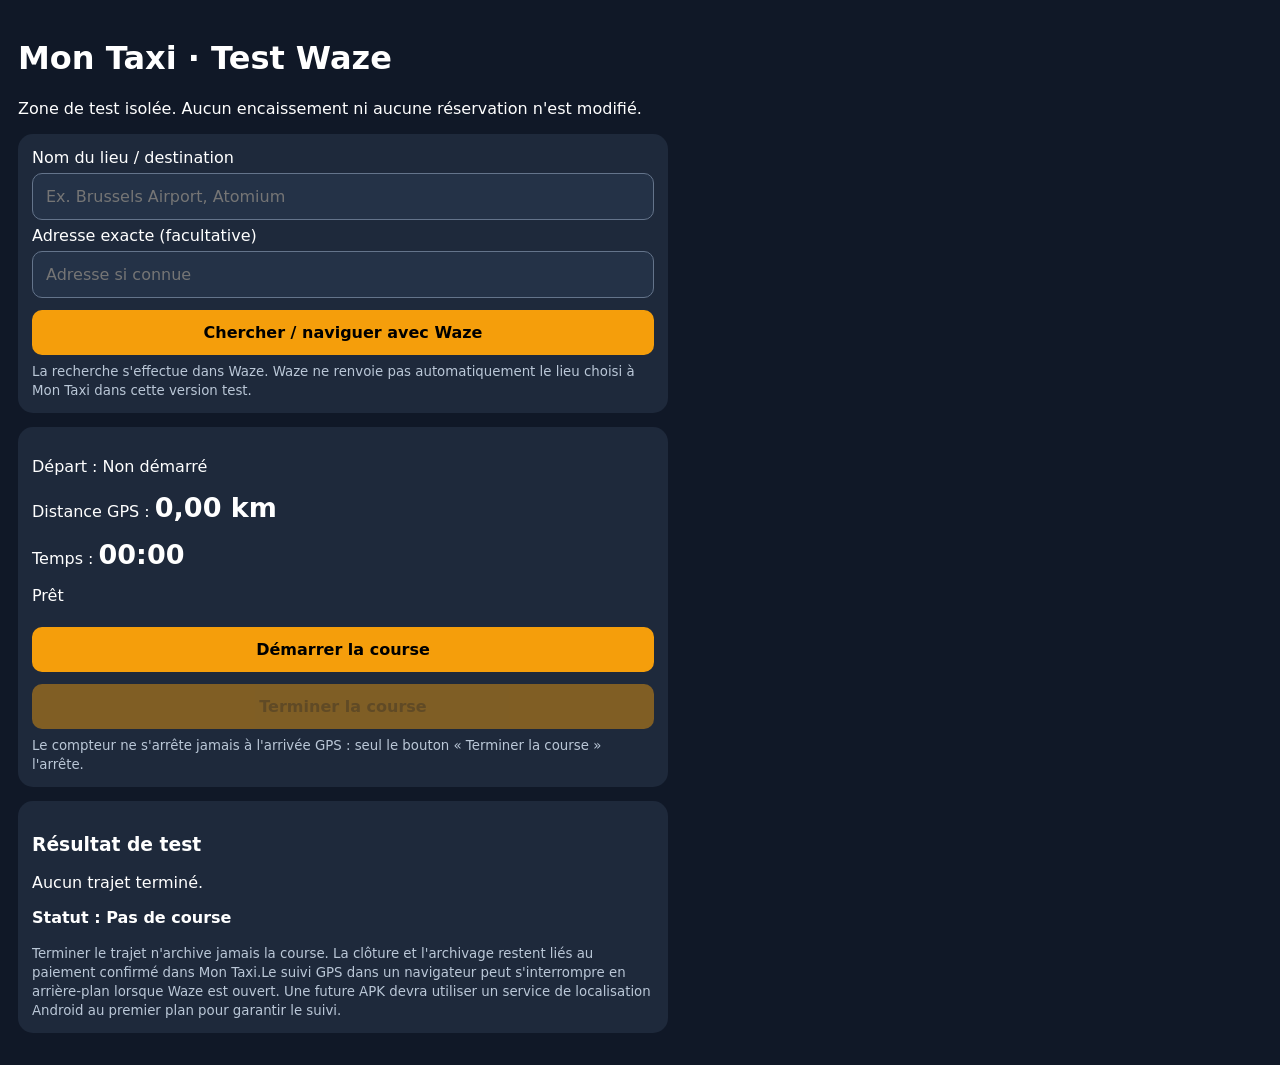
<file: waze-test.html>
<!doctype html><html lang="fr"><head><meta charset="utf-8"><meta name="viewport" content="width=device-width,initial-scale=1"><title>Mon Taxi — Test Waze</title><style>body{background:#101827;color:white;font:16px system-ui;margin:0;padding:18px;max-width:650px}button,input{font:inherit;padding:13px;border-radius:10px;margin:6px 0;width:100%;box-sizing:border-box}button{background:#f59e0b;border:0;font-weight:bold}button:disabled{opacity:.45}input{background:#243247;color:white;border:1px solid #64748b}section{background:#1e293b;padding:14px;border-radius:15px;margin:14px 0}small{color:#bac7d7}.stat{font-size:27px;font-weight:bold}a{color:#93c5fd}</style></head><body><h1>Mon Taxi · Test Waze</h1><p>Zone de test isolée. Aucun encaissement ni aucune réservation n'est modifié.</p><section><label>Nom du lieu / destination</label><input id="place" placeholder="Ex. Brussels Airport, Atomium"><label>Adresse exacte (facultative)</label><input id="address" placeholder="Adresse si connue"><button id="waze">Chercher / naviguer avec Waze</button><small>La recherche s'effectue dans Waze. Waze ne renvoie pas automatiquement le lieu choisi à Mon Taxi dans cette version test.</small></section><section><p>Départ : <span id="start">Non démarré</span></p><p>Distance GPS : <span class="stat" id="km">0,00 km</span></p><p>Temps : <span class="stat" id="time">00:00</span></p><p id="status">Prêt</p><button id="begin">Démarrer la course</button><button id="end" disabled>Terminer la course</button><small>Le compteur ne s'arrête jamais à l'arrivée GPS : seul le bouton « Terminer la course » l'arrête.</small></section><section><h3>Résultat de test</h3><p id="result">Aucun trajet terminé.</p><p><strong>Statut : <span id="tripStage">Pas de course</span></strong></p><small>Terminer le trajet n'archive jamais la course. La clôture et l'archivage restent liés au paiement confirmé dans Mon Taxi.</small><small>Le suivi GPS dans un navigateur peut s'interrompre en arrière-plan lorsque Waze est ouvert. Une future APK devra utiliser un service de localisation Android au premier plan pour garantir le suivi.</small></section><script>
let active=false,watch=null,started=0,seconds=0,meters=0,last=null,tick=null;
const $=id=>document.getElementById(id);
const fmt=n=>String(n).padStart(2,'0');
function render(){let elapsed=active?Math.floor((Date.now()-started)/1000):seconds;$('time').textContent=fmt(Math.floor(elapsed/60))+':'+fmt(elapsed%60);$('km').textContent=(meters/1000).toFixed(2).replace('.',',')+' km'}
function dist(a,b){let r=6371000,rad=Math.PI/180,dlat=(b.latitude-a.latitude)*rad,dlon=(b.longitude-a.longitude)*rad,x=Math.sin(dlat/2)**2+Math.cos(a.latitude*rad)*Math.cos(b.latitude*rad)*Math.sin(dlon/2)**2;return 2*r*Math.asin(Math.min(1,Math.sqrt(x)))}
$('waze').onclick=()=>{const q=($('address').value||$('place').value).trim();if(!q){alert('Indique un lieu ou une adresse');return}window.open('https://waze.com/ul?q='+encodeURIComponent(q)+'&navigate=yes','_blank')};
$('begin').onclick=()=>{if(!navigator.geolocation){alert('GPS indisponible');return}active=true;meters=0;last=null;started=Date.now();$('begin').disabled=true;$('end').disabled=false;$('start').textContent=new Date().toLocaleTimeString('fr-BE');$('status').textContent='GPS en cours...';$('tripStage').textContent='Trajet en cours';tick=setInterval(render,1000);watch=navigator.geolocation.watchPosition(p=>{if(!active)return;let c=p.coords;if(c.accuracy>35){$('status').textContent='Précision GPS insuffisante : '+Math.round(c.accuracy)+' m';return}if(last){let d=dist(last,c);if(d>=3&&d<=120)meters+=d}last={latitude:c.latitude,longitude:c.longitude};$('status').textContent='GPS actif · précision '+Math.round(c.accuracy)+' m';render()},e=>{$('status').textContent='Erreur GPS : '+e.message},{enableHighAccuracy:true,maximumAge:1000,timeout:20000});render()};
$('end').onclick=()=>{if(!active)return;seconds=Math.floor((Date.now()-started)/1000);active=false;clearInterval(tick);if(watch!==null)navigator.geolocation.clearWatch(watch);$('end').disabled=true;$('begin').disabled=false;$('status').textContent='Trajet terminé — en attente d’encaissement';$('tripStage').textContent='Trajet terminé, course non clôturée';render();$('result').textContent='Distance GPS : '+(meters/1000).toFixed(2)+' km · durée : '+fmt(Math.floor(seconds/60))+':'+fmt(seconds%60)+' · destination saisie : '+($('place').value||'non renseignée')};
</script></body></html>
</file>
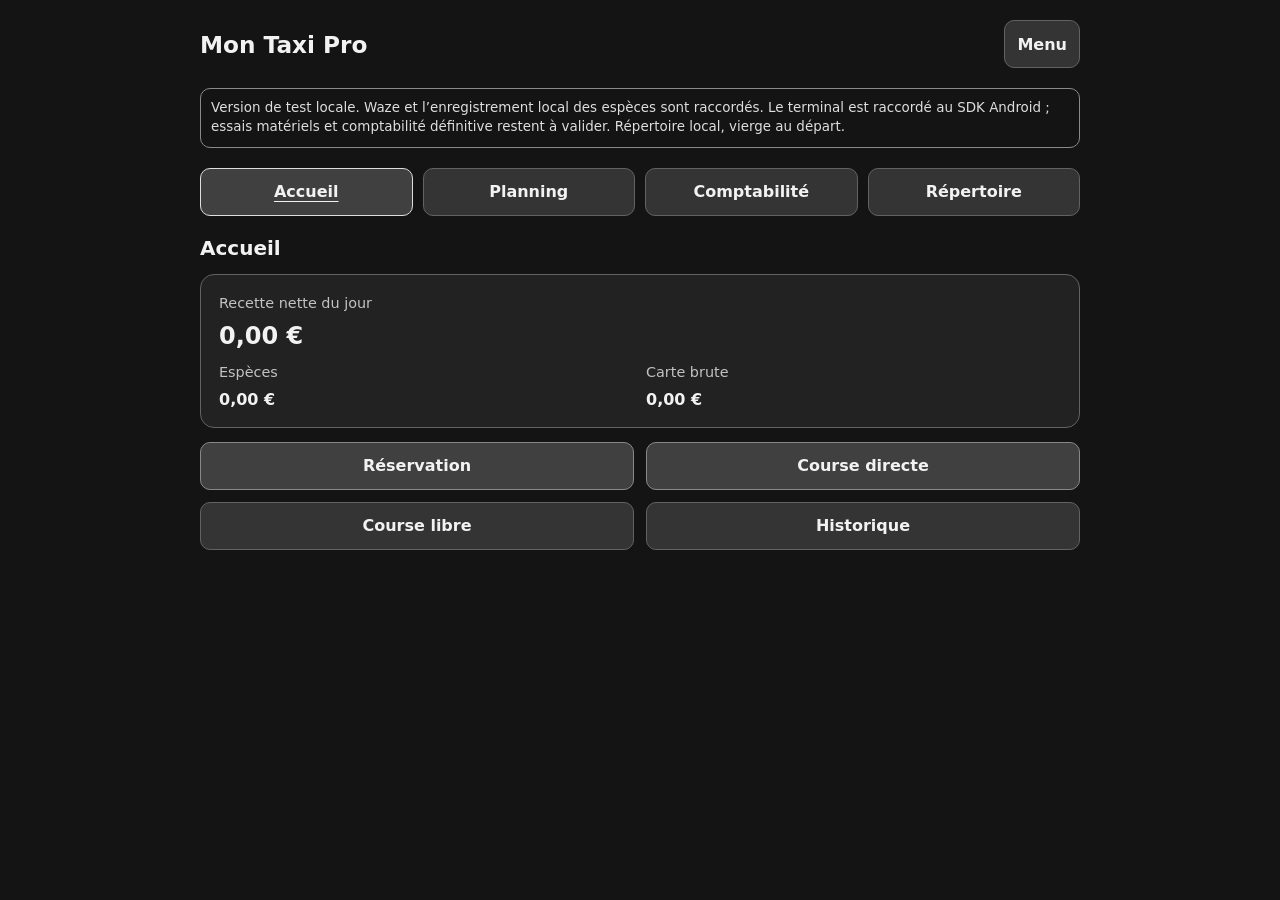
<file: refonte/interface.html>
<!doctype html>
<html lang="fr">
<head>
<meta charset="utf-8">
<meta name="viewport" content="width=device-width,initial-scale=1,viewport-fit=cover,interactive-widget=resizes-content">
<title>Mon Taxi Pro</title>
<style>
:root{color-scheme:dark;font:16px system-ui,sans-serif;background:#141414;color:#f2f2f2;--line:#626262;--surface:#222222}
*{box-sizing:border-box}body{margin:0}main{max-width:920px;margin:auto;padding:max(12px,env(safe-area-inset-top)) max(12px,env(safe-area-inset-right)) max(24px,env(safe-area-inset-bottom)) max(12px,env(safe-area-inset-left));display:grid;gap:16px}
header{display:flex;align-items:center;justify-content:space-between;gap:12px;flex-wrap:wrap}h1,h2,h3,p{margin:0;overflow-wrap:anywhere}h1{font-size:1.45rem}h2{font-size:1.25rem}h3{font-size:1rem}.muted{color:#c2c2c2;font-size:.9rem;line-height:1.5}
button,input{font:inherit;color:inherit;min-width:0;min-height:48px;border-radius:10px;border:1px solid var(--line);padding:10px 12px;background:#343434}button{font-weight:650;cursor:pointer;white-space:normal;overflow-wrap:anywhere;touch-action:manipulation}button:focus-visible,input:focus-visible{outline:2px solid #ffffff;outline-offset:2px}button:disabled{opacity:.55;cursor:default}.primary{background:#404040;border-color:#898989}.cash{background:#404040;border-color:#898989}.card{background:var(--surface);border:1px solid var(--line);border-radius:14px;padding:14px;display:grid;gap:12px;min-width:0}.grid{display:grid;grid-template-columns:repeat(2,minmax(0,1fr));gap:12px;align-items:stretch}.grid>*{min-width:0}.nav{display:grid;grid-template-columns:repeat(2,minmax(0,1fr));gap:10px}.nav button[aria-current=page]{background:#404040;border-color:#dedede;text-decoration:underline;text-underline-offset:4px}.screen{display:grid;gap:14px;min-width:0}[hidden]{display:none!important}.amount{font-size:1.5rem;font-weight:750;font-variant-numeric:tabular-nums}.field{display:grid;gap:8px;min-width:0}.field input{width:100%;background:#191919}.notice{font-size:.84rem;line-height:1.4;color:#dedede;border:1px solid #898989;padding:10px;border-radius:10px}.pay{display:grid;grid-template-columns:repeat(2,minmax(0,1fr));gap:12px}.pay button{min-height:64px;padding:10px 6px}.steps{display:flex;flex-wrap:wrap;gap:8px;color:#c2c2c2;font-size:.9rem}.steps span{border:1px solid var(--line);border-radius:8px;padding:7px}.actions{display:grid;gap:12px}.status{min-height:1.5em;line-height:1.5}.line{display:grid;gap:6px}.balance{display:grid;gap:8px}
@media(min-width:560px){main{padding:20px max(20px,env(safe-area-inset-right)) 28px max(20px,env(safe-area-inset-left));gap:20px}.nav{grid-template-columns:repeat(4,minmax(0,1fr))}.actions{grid-template-columns:repeat(2,minmax(0,1fr))}.card{padding:18px}.overview{grid-template-columns:repeat(2,minmax(0,1fr))}.overview .balance{grid-column:1/-1}}
@media(max-width:350px){main{padding-left:10px;padding-right:10px}.card{padding:12px}.grid,.pay{gap:8px}button{padding-inline:8px}}
.money-pad-currency{grid-column:1/-1;text-align:center;font-weight:700;padding:2px;font-size:1.1rem}
.refund-notice{color:#d74343;font-weight:700}
.list-heading{display:flex;align-items:center;justify-content:space-between;gap:8px}.list-heading button{width:auto;min-width:48px;min-height:48px}.list-heading button[aria-pressed="true"]{outline:2px solid currentColor}
</style>
<style>
select{font:inherit;color:inherit;min-height:48px;width:100%;min-width:0;background:#191919;border:1px solid var(--line);border-radius:10px;padding:10px}
#course-list,#archive-list{display:grid;gap:12px}
#course-list:empty,#archive-list:empty,#status:empty{display:none}
#status{padding:10px;border:1px solid var(--line);border-radius:10px}
#status[data-error=true]{border-color:#c2c2c2;color:#ffffff;font-weight:700;border-style:dashed}
.steps span[aria-current=step]{background:#404040;color:white;border-color:#dedede;font-weight:700}
#payment .card,#cash .card,#sumup .card,#success .card{text-align:center;gap:16px}
[data-money]{font-variant-numeric:tabular-nums;text-align:right}
.money-pad{display:grid;grid-template-columns:repeat(6,minmax(0,1fr));gap:8px;width:100%;min-width:0;margin:0 auto;max-width:450px;padding:4px 0}
.money-pad button{grid-column:span 2;min-height:52px;font-size:1.35rem;padding:8px 4px;background:#343434}
.money-pad .money-pad-action{grid-column:span 3;font-size:1rem;min-height:48px}
.money-pad button[data-money-key="00"]{border-color:#bdbdbd;font-weight:800}
.money-pad button[data-money-key="done"]{background:#555555;border-color:#a0a0a0}
#amount{font-size:clamp(2.5rem,9vw,3.75rem);font-weight:750;font-variant-numeric:tabular-nums;text-align:center;min-height:90px;padding:10px 4px}
#cash-confirm-amount,#sumup-amount{font-size:clamp(2.5rem,8vw,3.75rem);line-height:1.15}
#success-amount{font-size:clamp(1.9rem,6vw,2.3rem)}
#success-method{font-size:1.5rem}#success-next-time{font-size:1.4rem}
.success-check{width:84px;height:84px;margin:auto}
#signature-pad,#receipt-signature{display:block;width:100%;max-width:360px;height:auto;background:#ffffff;border:1px solid #898989;border-radius:8px;touch-action:none}
#receipt-summary{white-space:pre-line}
#receipt-profile input[type=checkbox]{box-sizing:border-box;width:48px;min-width:48px;max-width:48px;height:48px;min-height:48px;max-height:48px;flex:0 0 48px;margin:0;padding:0;vertical-align:middle}
#receipt-profile label:has(#signature-enabled){display:flex;align-items:center;gap:12px}
#receipt-profile .grid{gap:8px}
</style>
<script defer src="clean-core.js"></script>
<script defer src="sumup-course-payment.js"></script>
<script defer src="course-controller.js"></script>
<script defer src="course-ui.js"></script>
</head>
<body><main>
<header><h1>Mon Taxi Pro</h1><button id="menu-toggle" aria-expanded="false" aria-controls="main-menu">Menu</button></header>
<nav id="main-menu" aria-label="Menu" hidden><div class="card grid"><button data-go="reservation" data-jump="">Réservation</button><button data-go="planning" data-jump="">Planning</button><button data-go="archives" data-jump="">Historique</button><button data-go="directory" data-jump="hotels-sort">Hôtels</button><button data-go="directory" data-jump="contacts-sort">Contacts des hôtels</button><button data-go="directory" data-jump="drivers-sort">Chauffeurs</button><button data-go="commissions" data-jump="">Commissions hôtels</button><button data-go="dispatch" data-jump="">Appels et SMS chauffeurs</button><button data-go="accounts" data-jump="">Comptabilité</button><button data-go="accounts" data-jump="backup-export">Sauvegarde et restauration</button><button type="button" onclick="TaxiGmail.open()">Tester Gmail</button></div></nav>
<p class="notice">Version de test locale. Waze et l’enregistrement local des espèces sont raccordés. Le terminal est raccordé au SDK Android ; essais matériels et comptabilité définitive restent à valider. Répertoire local, vierge au départ.</p>
<nav class="nav" aria-label="Navigation principale"><button data-page="home" aria-current="page">Accueil</button><button data-page="planning">Planning</button><button data-page="accounts">Comptabilité</button><button data-page="directory">Répertoire</button></nav>
<p id="status" role="status" aria-live="polite"></p>
<section class="screen" id="home">
<h2>Accueil</h2><div class="card overview grid"><div class="balance"><span class="muted">Recette nette du jour</span><strong class="amount" id="home-receipts">0,00 €</strong></div><div class="line"><span class="muted">Espèces</span><strong id="home-cash">0,00 €</strong></div><div class="line"><span class="muted">Carte brute</span><strong id="home-card">0,00 €</strong></div></div>
<div class="actions"><button class="primary" data-go="reservation">Réservation</button><button class="primary" data-go="direct">Course directe</button><button data-go="free-ride">Course libre</button><button data-go="archives">Historique</button></div>
</section>
<section class="screen" id="planning" hidden>
<div class="list-heading"><h2>Planning</h2><button type="button" id="planning-reverse" aria-label="Inverser l’ordre du planning" aria-pressed="false" title="Inverser l’ordre">⇅</button></div><div class="card" id="planning-empty"><h3>Aucune course enregistrée</h3></div><div id="course-list"></div>
</section>
<section class="screen" id="reservation" hidden><h2>Réservation</h2>
<form class="card" data-kind="reservation">
<div class="field"><label for="reservation-direction">Type de course</label><select id="reservation-direction" name="direction"><option value="dropoff">Dépose</option><option value="pickup">Pick-up</option></select></div>
<div class="field"><label for="reservation-hotel">Hôtel (facultatif)</label><select id="reservation-hotel" name="hotelId"><option value="">Autre / aucun</option></select></div>
<div class="field"><label for="reservation-contact">Contact de l'hôtel</label><select id="reservation-contact" name="contactId"><option value="">Aucun</option></select></div>
<div class="field"><label for="reservation-driver">Chauffeur</label><select id="reservation-driver" name="driverId"><option value="">Moi</option></select></div>
<div class="field"><label for="reservation-commission">Commission annoncée (€)</label><input id="reservation-commission" name="commission" inputmode="none" data-money placeholder="0,00"></div>
<div class="field"><label for="reservation-client">Nom du client</label><input id="reservation-client" name="client" autocomplete="off" maxlength="160"></div>
<div class="field"><label for="reservation-phone">Téléphone</label><input id="reservation-phone" name="phone" type="tel" autocomplete="off" maxlength="40"></div>
<div class="field"><label for="reservation-from">Départ</label><input id="reservation-from" name="from" required maxlength="250"></div>
<div class="field"><label for="reservation-to">Destination</label><input id="reservation-to" name="to" required maxlength="250"></div>
<div class="field"><label for="reservation-date">Date</label><input id="reservation-date" type="date" name="date" required></div><div class="field"><label for="reservation-time">Heure</label><input id="reservation-time" type="time" name="time" required></div>
<button class="primary" type="submit">Enregistrer</button>
</form></section>
<section class="screen" id="direct" hidden><h2>Course directe</h2>
<form class="card" data-kind="direct">
<div class="field"><label for="direct-direction">Type de course</label><select id="direct-direction" name="direction"><option value="dropoff">Dépose</option><option value="pickup">Pick-up</option></select></div>
<div class="field"><label for="direct-hotel">Hôtel (facultatif)</label><select id="direct-hotel" name="hotelId"><option value="">Autre / aucun</option></select></div>
<div class="field"><label for="direct-contact">Contact de l'hôtel</label><select id="direct-contact" name="contactId"><option value="">Aucun</option></select></div>
<div class="field"><label for="direct-driver">Chauffeur</label><select id="direct-driver" name="driverId"><option value="">Moi</option></select></div>
<div class="field"><label for="direct-commission">Commission annoncée (€)</label><input id="direct-commission" name="commission" inputmode="none" data-money placeholder="0,00"></div>
<div class="field"><label for="direct-client">Nom du client</label><input id="direct-client" name="client" autocomplete="off" maxlength="160"></div>
<div class="field"><label for="direct-phone">Téléphone</label><input id="direct-phone" name="phone" type="tel" autocomplete="off" maxlength="40"></div>
<div class="field"><label for="direct-from">Départ</label><input id="direct-from" name="from" required maxlength="250"></div>
<div class="field"><label for="direct-to">Destination</label><input id="direct-to" name="to" required maxlength="250"></div>

<button class="primary" type="submit">Enregistrer</button>
</form></section>
<section class="screen" id="free-ride" hidden><h2>Course libre</h2>
<form class="card" id="free-ride-form"><p class="muted">Départ, destination et libellé facultatifs.</p>
<label class="field">Départ<input name="from" maxlength="250" autocomplete="off"></label>
<label class="field">Destination<input name="to" maxlength="250" autocomplete="off"></label>
<label class="field">Libellé<input name="label" maxlength="160" autocomplete="off"></label>
<button type="submit" class="primary">Démarrer la course</button></form></section>
<section class="screen" id="ride" hidden>
<h2>Course sélectionnée</h2><div class="steps" aria-label="Étapes de course"><span data-step="planned">Planning</span><span data-step="loaded">Chargement</span><span data-step="in_progress">Démarrage</span><span data-step="awaiting_payment">Paiement</span></div>
<div class="card"><h3 id="ride-step"></h3><p id="ride-route"></p><button id="ride-next" class="primary"></button><button id="waze-reopen" hidden>Ouvrir Waze</button><button id="waze-overlay" hidden>Autoriser le bouton flottant</button></div>
</section>
<section class="screen" id="payment" hidden><h2>Paiement</h2><div class="card">
<p id="payment-route"></p>
<div class="field"><label for="amount">Montant à payer (€)</label><div style="position:relative"><input id="amount" type="text" inputmode="none" data-money autocomplete="off" placeholder="0,00" style="padding-right:52px"><span aria-hidden="true" style="position:absolute;right:14px;top:50%;transform:translateY(-50%);font-size:1.6rem;pointer-events:none">€</span></div></div>
<div class="pay"><button class="cash" id="pay-cash" data-go="cash">Payer en espèces</button><button class="primary" id="pay-sumup" data-go="sumup">Payer par SumUp</button></div><button id="finish-unpaid" type="button">Terminer sans encaisser</button><p class="muted">Les espèces sont enregistrées localement. Le paiement carte utilise uniquement le terminal SumUp.</p>
</div></section>
<section class="screen" id="cash" hidden><h2>Paiement en espèces</h2><div class="card"><p id="cash-route"></p><span class="muted">Montant effectivement reçu</span><strong class="amount" id="cash-confirm-amount"></strong><p>Valide uniquement après réception des espèces. La course sera alors archivée.</p><button id="cash-confirm" class="cash">Valider les espèces reçues</button><button data-go="payment">Retour au paiement</button></div></section>
<section class="screen" id="sumup" hidden><h2>Paiement SumUp</h2><div class="card"><p id="sumup-route"></p><strong class="amount" id="sumup-amount"></strong><p id="sumup-message">Envoi du montant au terminal et attente de confirmation.</p><label class="field" id="sumup-receipt-choice"><span><input type="checkbox" id="sumup-local-receipt"> Utiliser le retour direct et l’aperçu PDF Mon Taxi Pro</span><small class="muted">Facultatif : envoi interne non disponible. Décochez pour conserver l’écran de reçu SumUp habituel.</small></label><button id="sumup-confirm" class="primary">Envoyer au terminal</button><button id="sumup-recover" hidden>Vérifier le dernier retour du terminal</button><p id="sumup-reference" class="muted" hidden></p><p id="sumup-diagnostic" role="status" aria-live="polite" hidden></p><button id="sumup-online" hidden>Vérifier le statut officiel dans SumUp</button><button id="sumup-back" data-go="payment">Retour au paiement</button></div></section>
<section class="screen" id="success" hidden aria-labelledby="success-method"><div class="card">
<svg class="success-check" viewBox="0 0 100 100" aria-hidden="true"><circle cx="50" cy="50" r="46" fill="#19854D"/><path d="M27 50 L43 66 L75 34" fill="none" stroke="white" stroke-width="8" stroke-linecap="round" stroke-linejoin="round"/></svg>
<h2 id="success-method">Paiement réussi</h2><strong class="amount" id="success-amount"></strong><p id="success-route"></p><p class="muted">Merci de votre confiance</p></div>
<div class="card" id="success-receipt" hidden><h3>Justificatif de paiement</h3><button id="receipt-open">Voir le reçu PDF</button></div><div class="card"><h3>Prochaine course planifiée</h3><strong id="success-next-time"></strong><button id="success-next" class="primary" hidden>Ouvrir la prochaine course</button><button id="success-home">OK — Retour à l’accueil</button></div></section>
<section class="screen" id="receipt" hidden><h2>Justificatif de paiement</h2><div class="card"><label for="receipt-remark">Remarque (facultative)</label><textarea id="receipt-remark" maxlength="300" rows="2"></textarea><p id="receipt-summary" style="white-space:pre-line"></p><img id="receipt-pdf-preview" hidden alt="Aperçu du document PDF réel" style="display:block;width:100%;height:auto;background:white;border-radius:8px"><p id="receipt-identity-note" class="muted" hidden>Ce reçu espèces ne contient pas de profil chauffeur complet. Pour les prochains reçus, importe et active ton profil dans Comptabilité.</p><button id="receipt-preview-retry">Actualiser l’aperçu</button><button id="receipt-confirm-preview" class="primary" disabled>Confirmer le reçu</button><p id="receipt-delivery-note" role="status" hidden>Reçu confirmé. Tu peux choisir une application de partage. Aucun message n’a été envoyé.</p><button id="receipt-share-pdf" class="primary" hidden>Partager le reçu</button><button id="receipt-verify">Consulter les données officielles SumUp</button><button id="receipt-configure">Configurer l’accès SumUp (une seule fois)</button><p id="receipt-status" role="status" aria-live="polite"></p><canvas id="receipt-signature" width="360" height="120" hidden aria-label="Signature du chauffeur"></canvas><p id="receipt-privacy" class="muted" hidden>Le reçu reste accessible depuis la course archivée, sans enregistrement dans Mes fichiers. Le PDF partagé est un justificatif Mon Taxi Pro. Pour un reçu émis par SumUp, conserver l’option native SumUp lors du paiement.</p><p class="muted">Justificatif Mon Taxi Pro : les données officielles peuvent être vérifiées en ligne. Aucun nouveau paiement.</p><div id="receipt-share-options" hidden><button data-receipt-channel="qr" class="primary">Afficher le QR code</button><label for="receipt-phone">Téléphone du client</label><input id="receipt-phone" type="tel" inputmode="tel" autocomplete="off" placeholder="+32 …" maxlength="32"><div class="grid"><button data-receipt-channel="whatsapp-link">WhatsApp</button><button data-receipt-channel="sms">SMS</button></div><button data-receipt-channel="whatsapp">WhatsApp — joindre le PNG</button><p class="muted">WhatsApp : lien au numéro international saisi, ou image avec choix du destinataire.</p><label for="receipt-email">Adresse e-mail du client</label><input id="receipt-email" type="email" inputmode="email" autocomplete="off" autocapitalize="none" spellcheck="false" maxlength="254" placeholder="client@exemple.com" disabled><button data-receipt-channel="email" disabled>Envoyer par e-mail</button><p class="muted">Envoi Gmail en cours de configuration.</p></div><button id="receipt-share-other" data-receipt-channel="share" hidden>Autre application</button><button id="receipt-back">Retour</button></div></section><section class="screen" id="accounts" hidden><h2>Comptabilité</h2>
<div class="card"><div class="field"><label for="account-day">Jour comptable</label><input type="date" id="account-day"></div>
<div class="grid"><div class="line"><span class="muted">Cash reçu</span><strong id="accounts-cash">0,00 €</strong></div><div class="line"><span class="muted">Commissions</span><strong id="accounts-commission">0,00 €</strong></div><div class="line"><span class="muted">Cash réel</span><strong id="accounts-cashReal">0,00 €</strong></div><div class="line"><span class="muted">Carte brute</span><strong id="accounts-card">0,00 €</strong></div><div class="line"><span class="muted">Frais SumUp (1,69 %)</span><strong id="accounts-fee">0,00 €</strong></div><div class="line"><span class="muted">Carte nette</span><strong id="accounts-cardNet">0,00 €</strong></div><div class="line"><span class="muted">Applis</span><strong id="accounts-appli">0,00 €</strong></div><div class="line"><span class="muted">Facturation TTC (6 %)</span><strong id="accounts-invoiceTtc">0,00 €</strong></div><div class="line"><span class="muted">Recette nette</span><strong id="accounts-revenue">0,00 €</strong></div><div class="line"><span class="muted">Carburant</span><strong id="accounts-fuel">0,00 €</strong></div><div class="line"><span class="muted">Dépenses</span><strong id="accounts-expense">0,00 €</strong></div><div class="line"><span class="muted">Frais fixes du jour</span><strong id="accounts-fixed">0,00 €</strong></div><div class="line"><span class="muted">Résultat du jour</span><strong id="accounts-result">0,00 €</strong></div></div></div>
<form class="card" id="accounts-entry"><h3>Encodage complémentaire du jour</h3><p class="muted">Ne pas ressaisir les courses déjà encaissées. Saisir uniquement les montants complémentaires et les dépenses.</p>
<div class="field"><label for="entry-cash">Autres espèces (€)</label><input id="entry-cash" name="cash" inputmode="none" data-money placeholder="0,00"></div><div class="field"><label for="entry-appli">Applis (€)</label><input id="entry-appli" name="appli" inputmode="none" data-money placeholder="0,00"></div><div class="field"><label for="entry-commission">Commissions hors courses (€)</label><input id="entry-commission" name="commission" inputmode="none" data-money placeholder="0,00"></div><div class="field"><label for="entry-fuel">Carburant (€)</label><input id="entry-fuel" name="fuel" inputmode="none" data-money placeholder="0,00"></div><div class="field"><label for="entry-expense">Dépenses (€)</label><input id="entry-expense" name="expense" inputmode="none" data-money placeholder="0,00"></div><div class="field"><label for="entry-invoiceHt">Facturation HT non comprise dans les recettes (€)</label><input id="entry-invoiceHt" name="invoiceHt" inputmode="none" data-money placeholder="0,00"></div>
<button class="primary" type="submit">Enregistrer le journal du jour</button></form>
<form class="card" id="fixed-entry"><h3>Frais fixes du mois sélectionné</h3><div class="field"><label for="monthly-fixed">Total mensuel (€)</label><input id="monthly-fixed" inputmode="none" data-money placeholder="0,00"></div><button type="submit">Enregistrer les frais fixes</button></form>
<div class="card"><h3 id="month-label">Bilan mensuel</h3><div class="grid"><div class="line"><span class="muted">Recette</span><strong id="month-revenue">0</strong></div><div class="line"><span class="muted">Frais</span><strong id="month-costs">0</strong></div><div class="line"><span class="muted">Résultat</span><strong id="month-result">0</strong></div><div class="line"><span class="muted">Jours travaillés</span><strong id="month-workedDays">0</strong></div><div class="line"><span class="muted">Moyenne / jour travaillé</span><strong id="month-average">0</strong></div></div></div>
<div class="card" id="receipt-profile"><h3>Reçus espèces — chauffeur</h3><div class="field"><label for="receipt-driver">Numéro de chauffeur (facultatif)</label><input id="receipt-driver" maxlength="40" autocomplete="off"></div><p class="muted">Signe une seule fois dans la zone blanche. En activant la case, tu autorises l’insertion de cette signature sur les nouveaux reçus espèces confirmés uniquement.</p><canvas id="signature-pad" width="360" height="120" aria-label="Zone de signature"></canvas><label><input type="checkbox" id="signature-enabled"> Ajouter automatiquement ma signature</label><div class="grid"><button id="signature-clear">Effacer la signature</button><button id="receipt-profile-save">Enregistrer</button></div><button id="receipt-profile-import">Importer le profil chauffeur privé</button></div><div class="card"><h3>Sauvegardes indépendantes</h3><p class="muted">Fichier JSON local de la nouvelle application uniquement. Aucun lien avec Chrome.</p><button id="backup-export">Exporter la sauvegarde</button><button id="backup-import">Choisir une sauvegarde à restaurer</button><button type="button" id="clear-ride-history">Effacer les courses et les encaissements</button><div id="backup-review" hidden class="card"><p id="backup-summary"></p><button id="backup-restore" class="primary">Confirmer le remplacement des données locales</button><button id="backup-cancel">Annuler la restauration</button></div></div>
</section>
<section class="screen" id="archives" hidden><div class="list-heading"><h2>Historique</h2><button type="button" id="archives-reverse" aria-label="Inverser l’ordre du classement des archives" aria-pressed="false" title="Inverser l’ordre">⇅</button></div><div class="card" id="archives-empty"><p>Aucune course archivée.</p></div><div id="archive-list"></div></section>
<section class="screen" id="commissions" hidden><h2>Commissions hôtels</h2><label>Mois <input type="month" id="commission-month"></label><div id="commission-report" class="card"></div></section>
<section class="screen" id="dispatch" hidden><h2>Appels et SMS chauffeurs</h2><label>Chauffeur<select id="dispatch-driver"></select></label><label>Message<textarea id="dispatch-body"></textarea></label><div class="grid"><button id="dispatch-call">Appeler</button><button id="dispatch-sms">Préparer le SMS</button></div></section>
<section class="screen" id="directory" hidden><h2>Répertoire local</h2>
<div class="card"><p class="muted">Sélection individuelle depuis Samsung. Les contacts du téléphone restent inchangés.</p></div>
<form class="card" id="hotel-form"><h3 id="hotel-form-title">Ajouter un hôtel</h3><div class="field"><label for="hotel-name">Nom de l'hôtel</label><input id="hotel-name" maxlength="160" required></div><button class="primary" type="submit">Enregistrer l'hôtel</button><button id="hotel-cancel" type="button" hidden>Annuler la modification</button></form>
<div class="card"><h3>Hôtels</h3><div class="field"><label for="hotels-sort">Classement — Hôtels</label><select id="hotels-sort"><option value="priority">Prioritaire (manuel)</option><option value="az">Alphabétique A → Z</option><option value="za">Alphabétique Z → A</option></select></div><p id="hotels-empty">Aucun hôtel enregistré.</p><div id="hotels-list" class="actions"></div></div>
<div class="card"><h3>Contacts des hôtels</h3><div class="field"><label for="contacts-sort">Classement — Contacts des hôtels</label><select id="contacts-sort"><option value="priority">Prioritaire (manuel)</option><option value="az">Alphabétique A → Z</option><option value="za">Alphabétique Z → A</option></select></div><div class="field"><label for="contact-hotel">Hôtel associé</label><select id="contact-hotel"></select></div><button id="pick-contact" type="button" class="primary">Choisir un contact Samsung</button><p id="contacts-empty">Aucun contact enregistré.</p><div id="contacts-list" class="actions"></div></div>
<div class="card"><h3>Chauffeurs</h3><div class="field"><label for="drivers-sort">Classement — Chauffeurs</label><select id="drivers-sort"><option value="priority">Prioritaire (manuel)</option><option value="az">Alphabétique A → Z</option><option value="za">Alphabétique Z → A</option></select></div><button id="pick-driver" type="button" class="primary">Choisir un chauffeur Samsung</button><p id="drivers-empty">Aucun chauffeur enregistré.</p><div id="drivers-list" class="actions"></div></div>
<form class="card" id="person-form" hidden><h3 id="person-title">Confirmer le contact</h3><div class="field"><label for="person-name">Nom dans Mon Taxi Pro</label><input id="person-name" required maxlength="160"></div><div class="field"><label for="person-phone">Téléphone</label><input id="person-phone" type="tel" required maxlength="40"></div><button type="submit" class="primary">Enregistrer dans Mon Taxi Pro</button><button id="person-cancel" type="button">Annuler</button></form>
<div class="card" id="directory-delete" hidden><p id="directory-delete-label"></p><button id="directory-delete-confirm" type="button">Confirmer la suppression locale</button><button id="directory-delete-cancel" type="button">Annuler</button></div>
</section>
</main></body></html>
</file>
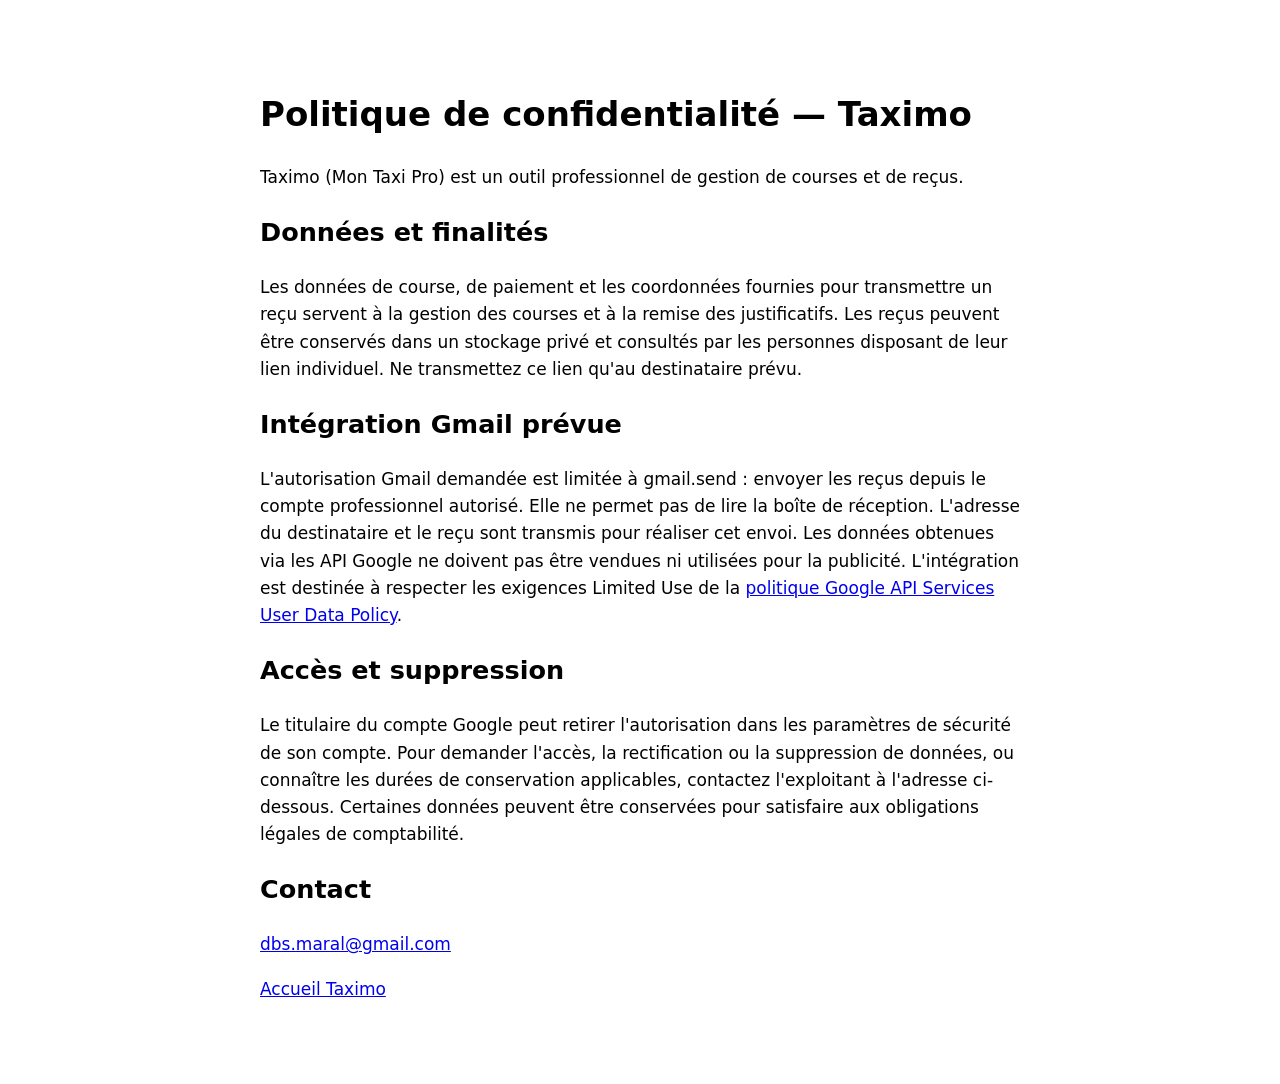
<file: taximo-public/privacy.html>
<!doctype html><html lang="fr"><meta charset="utf-8"><meta name="viewport" content="width=device-width,initial-scale=1"><title>Taximo — Confidentialité</title><style>body{font:17px system-ui;max-width:760px;margin:40px auto;padding:24px;line-height:1.6}</style><h1>Politique de confidentialité — Taximo</h1><p>Taximo (Mon Taxi Pro) est un outil professionnel de gestion de courses et de reçus.</p><h2>Données et finalités</h2><p>Les données de course, de paiement et les coordonnées fournies pour transmettre un reçu servent à la gestion des courses et à la remise des justificatifs. Les reçus peuvent être conservés dans un stockage privé et consultés par les personnes disposant de leur lien individuel. Ne transmettez ce lien qu'au destinataire prévu.</p><h2>Intégration Gmail prévue</h2><p>L'autorisation Gmail demandée est limitée à gmail.send : envoyer les reçus depuis le compte professionnel autorisé. Elle ne permet pas de lire la boîte de réception. L'adresse du destinataire et le reçu sont transmis pour réaliser cet envoi. Les données obtenues via les API Google ne doivent pas être vendues ni utilisées pour la publicité. L'intégration est destinée à respecter les exigences Limited Use de la <a href="https://developers.google.com/terms/api-services-user-data-policy">politique Google API Services User Data Policy</a>.</p><h2>Accès et suppression</h2><p>Le titulaire du compte Google peut retirer l'autorisation dans les paramètres de sécurité de son compte. Pour demander l'accès, la rectification ou la suppression de données, ou connaître les durées de conservation applicables, contactez l'exploitant à l'adresse ci-dessous. Certaines données peuvent être conservées pour satisfaire aux obligations légales de comptabilité.</p><h2>Contact</h2><p><a href="mailto:dbs.maral@gmail.com">dbs.maral@gmail.com</a></p><p><a href="index.html">Accueil Taximo</a></p></html>
</file>
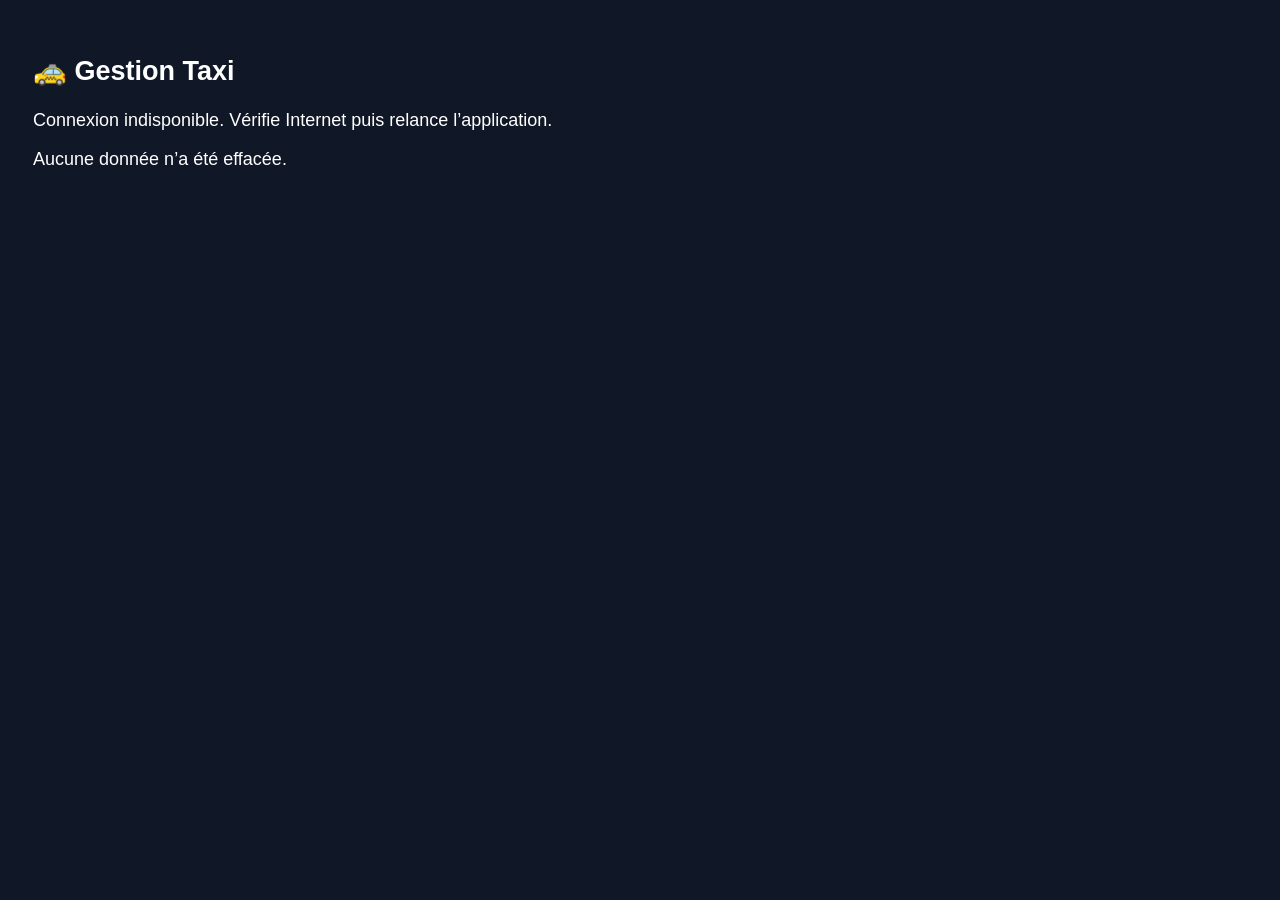
<file: app/src/main/assets/offline.html>
<!doctype html><html lang="fr"><meta name="viewport" content="width=device-width,initial-scale=1"><body style="background:#101827;color:white;font:18px sans-serif;padding:25px"><h2>🚕 Gestion Taxi</h2><p>Connexion indisponible. Vérifie Internet puis relance l’application.</p><p>Aucune donnée n’a été effacée.</p></body></html>
</file>
<file: taxi-interface.css>
html.taxi-clean {
  color-scheme: dark;
  --clean-bg: #10151c;
  --clean-surface: #171f29;
  --clean-field: #121a23;
  --clean-soft: #202c39;
  --clean-line: #364555;
  --clean-text: #eef3f8;
  --clean-muted: #b6c3d1;
  --clean-blue: #255f9f;
  --clean-direct: #165f66;
  --clean-direct-line: #5caeb6;
  --clean-reservation: #62428e;
  --clean-reservation-line: #ad8adb;
  --clean-confirm: #24733a;
  --clean-confirm-line: #70bf87;
  --clean-accent: #a5d1ff;
  --clean-average: #9ce7be;
  --clean-average-bg: #1b302b;
  --clean-cost: #e9c88e;
  background: var(--clean-bg);
  color: var(--clean-text);
  font-family: system-ui, sans-serif;
}

.taxi-clean body { background: var(--clean-bg); color: var(--clean-text); }
.taxi-clean :is(h1, h2, h3) { letter-spacing: 0; }
.taxi-clean h2 { font-size: 18px; }
.taxi-clean :is(.hint, .muted, small) { color: var(--clean-muted); }
.taxi-clean :is(p[role="status"], p.hint):empty { display: none; }

.taxi-clean :is(button, summary, input, select, textarea):focus-visible {
  outline: 2px solid var(--clean-accent);
  outline-offset: 2px;
}

.taxi-clean :is(.card, #costDialog, #costPicker) {
  background: var(--clean-surface);
  border: 1px solid var(--clean-line);
  border-radius: 12px;
  box-shadow: none;
}

.taxi-clean :is(input:not([type="checkbox"], [type="radio"]), select, textarea) {
  background: var(--clean-field);
  border-color: var(--clean-line);
  color: var(--clean-text);
  border-radius: 8px;
}

.taxi-clean :is(.button, button.primary) {
  background: var(--clean-blue);
  border-color: var(--clean-blue);
  border-radius: 9px;
  box-shadow: none;
}

.taxi-clean :is(.button.secondary, button.secondary, .typeBtn, .tab, .calendar-trigger) {
  background: var(--clean-soft);
  border-color: var(--clean-line);
  color: var(--clean-text);
}

.taxi-clean #home .taxi-summary { gap: 1px; background: var(--clean-line); border: 1px solid var(--clean-line); border-radius: 12px; overflow: hidden; }
.taxi-clean #home .taxi-summary .work-reference { background: var(--clean-surface); border: 0; border-radius: 0; padding: 8px 4px; }
.taxi-clean #home .taxi-summary .label { color: var(--clean-muted); }
.taxi-clean #home .taxi-summary .reference-amount { font-size: clamp(17px, 5vw, 23px); }
.taxi-clean #home .taxi-summary button.work-reference {
  position: relative;
  padding-inline: 3px 14px;
  cursor: pointer;
  color: var(--clean-text);
  font: inherit;
  text-align: center;
  touch-action: manipulation;
}
.taxi-clean #home .taxi-summary button::after {
  content: "";
  position: absolute;
  inset: 11px 7px auto auto;
  width: 5px;
  height: 5px;
  border: solid currentColor;
  border-width: 0 1.5px 1.5px 0;
  transform: rotate(45deg);
}
.taxi-clean #home .taxi-summary button[aria-expanded="true"] {
  outline: 2px solid var(--clean-accent);
  outline-offset: -2px;
}
.taxi-clean #home .taxi-summary button.workday-average[aria-expanded="true"] { outline-color: var(--clean-average); }
.taxi-clean #home .taxi-summary button[aria-expanded="true"]::after { transform: rotate(225deg); }
.taxi-clean #home .taxi-summary button:active { filter: brightness(1.35); }
.taxi-clean #home .taxi-summary button:focus-visible { outline-offset: -3px; }
.taxi-clean #home .taxi-summary .work-reference .label { white-space: normal; }
.taxi-clean #home .summary-detail { scroll-margin-block: calc(max(10px, env(safe-area-inset-top)) + 45px) 8px; }
.taxi-clean #home .summary-detail .home-disclosure-body { padding-inline: 0; border-top: 0; }
.taxi-clean #home .summary-detail .monthly-overview-values { margin-top: 6px; }
.taxi-clean #home .summary-detail .monthly-overview-values + .home-disclosure-body { margin-top: 8px; }
.taxi-clean #home #averageReceiptBaseRow[hidden] { display: none; }

.taxi-clean #home .taxi-summary .workday-average,
.taxi-clean .details-heading .workday-average {
  background: var(--clean-average-bg);
  border: 0;
  box-shadow: inset 3px 0 var(--clean-average);
}
.taxi-clean :is(#home, #details) .workday-average .reference-amount { color: var(--clean-average); }
.taxi-clean .details-heading .workday-average { padding-inline: 10px; }
.taxi-clean #home .taxi-summary #paymentNetToday,
.taxi-clean :is(#homeMonthlyRevenue, #v11DetailsCaisse) { color: var(--clean-accent); }
.taxi-clean :is(#homeCosts, #v11DetailsCosts) { color: var(--clean-cost); }
.taxi-clean .monthly-overview-values .monthly-result { background: var(--clean-soft); }
.taxi-clean .monthly-overview-values .monthly-result .green { color: var(--clean-average); }

.taxi-clean .entry-hub :is(.taxi-entry, .entry-costs) { border-color: var(--clean-line); }
.taxi-clean #home .entry-hub .taxi-entry { padding-block: 5px; }
.taxi-clean #home .entry-hub .taxi-entry > label { font-size: clamp(12px, calc(3.3vw + 1px), 15px); }
.taxi-clean #home .entry-hub .taxi-entry input { font-size: 17px; }
.taxi-clean #home .entry-hub :is(.commission-entry, .cash-entry) > label {
  color: var(--clean-cost);
  font-weight: 750;
}
.taxi-clean #home .entry-hub :is(.commission-entry, .cash-entry) input {
  background: #28231b;
  border-color: #a68a58;
}
.taxi-clean #home .entry-hub :is(.commission-entry, .cash-entry) .entry-euro-symbol { color: var(--clean-cost); }
.taxi-clean #home .entry-hub .taxi-amount strong { font-size: clamp(13px, calc(3.6vw + 1px), 17px); }
.taxi-clean .entry-hub .entry-heading { margin: 0 0 5px; font-size: 17px; font-weight: 700; }
.taxi-clean .entry-heading #entryDate { color: var(--clean-muted); font-size: 12px; font-weight: 500; }
.taxi-clean .entry-group-heading { font-size: 12px; letter-spacing: 0; text-transform: none; }
.taxi-clean .entry-hub-header { display: flex; align-items: baseline; justify-content: space-between; gap: 6px; }
.taxi-clean .entry-total-label { color: var(--clean-muted); font-size: 12px; text-align: right; }
.taxi-clean #home .entry-hub .compact-toolbar:has(#undoQuick[hidden]) { display: none; }

@media (max-width: 480px) {
  .taxi-clean #home .entry-hub { padding: 8px 9px; margin-bottom: 8px; }
  .taxi-clean #home .entry-hub-header { border-bottom: 1px solid var(--clean-line); padding-bottom: 4px; }
  .taxi-clean #home .entry-heading { margin: 0; font-size: 15px; }
  .taxi-clean #home .entry-heading #entryDate { font-size: 11px; }
  .taxi-clean #home .entry-hub .taxi-entry { grid-template-columns: minmax(0, .96fr) minmax(0, .86fr) minmax(0, 1.18fr); gap: 5px; padding-block: 3px; }
  .taxi-clean #home .entry-hub .taxi-entry > label { line-height: 1.14; }
  .taxi-clean #home .entry-hub .invoice-entry label { white-space: normal; }
  .taxi-clean #home .entry-hub .invoice-entry label small { display: inline-block; }
  .taxi-clean #home .entry-hub .taxi-entry input { min-height: 42px; padding-block: 4px; }
  .taxi-clean #home .entry-hub .entry-group-heading { margin: 4px 0 1px; }
  .taxi-clean #home .entry-hub .entry-costs { border-top: 0; margin-top: 4px; padding-top: 0; }
  .taxi-clean #home #quickExpenseNature:not([hidden]) { display: grid; grid-template-columns: minmax(0, 1fr) auto; gap: 4px 6px; align-items: center; }
  .taxi-clean #home #quickExpenseNature label { grid-column: 1 / -1; }
  .taxi-clean #home #quickExpenseNature :is(input, button) { min-height: 42px; margin: 0; }
  .taxi-clean #home #quickExpenseNature button { padding-inline: 10px; font-size: 12px; }
}

@media (max-width: 480px) and (max-height: 620px) {
  .taxi-clean #home .entry-hub .entry-group-heading {
    position: absolute;
    width: 1px;
    height: 1px;
    margin: 0;
    overflow: hidden;
    clip-path: inset(50%);
    white-space: nowrap;
  }
  .taxi-clean #home .entry-hub .entry-costs { margin-top: 3px; border-top: 1px solid var(--clean-line); }
  .taxi-clean .taxi-page-navigation { margin-block: 3px 4px; }
}
.taxi-clean .hotel-home-actions .button { background: var(--clean-blue); min-height: 44px; }
.taxi-clean .hotel-home-actions #openHotelPlanning.planning-has-courses { background: #995013; border-color: #d88b40; color: #fff; }

.taxi-clean .taxi-page-navigation { margin: 6px 0 10px; }
.taxi-clean #taxiPageLocation button { background: transparent; border-color: transparent; color: var(--clean-muted); }
.taxi-clean #taxiPageLocation button.active { background: #12345d; border-color: #3b6b9f; box-shadow: none; color: var(--clean-text); }
.taxi-clean .details-overview .details-total { background: transparent; border-radius: 0; border-bottom: 1px solid var(--clean-line); padding-inline: 0; }
.taxi-clean .details-overview .details-total:last-child { border-bottom: 0; }
.taxi-clean .financial-disclosure { border-top: 1px solid var(--clean-line); }
.taxi-clean .financial-disclosure > summary { cursor: pointer; min-height: 44px; padding: 10px 0; font-weight: 650; }
.taxi-clean .financial-disclosure > summary strong { float: right; }
.taxi-clean .monthly-payment-summary { margin-block: 0; padding-block: 0; border: 0; }
.taxi-clean .financial-history .v11-summary > div { background: var(--clean-soft); border-color: var(--clean-line); }
.taxi-clean #quickMenu nav,
.taxi-clean #hotelQuickMenu nav { background: var(--clean-surface); border-color: var(--clean-line); box-shadow: none; }
.taxi-clean :is(#quickMenu, #hotelQuickMenu) nav button {
  background: transparent; border-color: transparent; border-bottom-color: var(--clean-line); border-radius: 0; margin: 0;
}
.taxi-clean :is(#quickMenu, #hotelQuickMenu) nav button:hover { background: var(--clean-soft); }
.taxi-clean .hotel-commissions-bar,
.taxi-clean #hotelPickupBar { background: var(--clean-bg); border-bottom: 1px solid var(--clean-line); }
.taxi-clean #hotelCommissionsDialog { background: var(--clean-bg); }
.taxi-clean #taxiQuickNavigation { background: var(--clean-surface); border-color: var(--clean-line); box-shadow: none; }
.taxi-clean #taxiQuickNavigation button { background: var(--clean-surface) !important; }

.taxi-clean :is(#taxiDrivers, #taxiDirectoryEditor, #taxiDrivers #driversPriorityPicker) {
  background: var(--clean-surface);
  border-color: var(--clean-line);
  color: var(--clean-text);
  border-radius: 12px;
}
.taxi-clean #taxiDrivers button:not(.driver-priority, .driver-name, [aria-pressed="true"]),
.taxi-clean #taxiDirectoryEditor button:not(.directory-name) {
  background: var(--clean-soft);
  border-color: var(--clean-line);
  box-shadow: none;
}
.taxi-clean #taxiDrivers .driver-row,
.taxi-clean #taxiDirectoryEditor .directory-row { border-color: var(--clean-line); }

.taxi-clean.taxi-hotel {
  --taxi-surface: var(--clean-surface);
  --taxi-field: var(--clean-field);
  --taxi-soft: var(--clean-soft);
  --taxi-line: var(--clean-line);
  --taxi-text: var(--clean-text);
  --taxi-muted: var(--clean-muted);
  --taxi-blue: var(--clean-blue);
  --taxi-accent: var(--clean-accent);
}
.taxi-clean.taxi-hotel .wrap { padding-inline: clamp(10px, 3vw, 20px); }
.taxi-clean.taxi-hotel #reservationBoardTitle { margin: 0 0 8px; }
/* The fixed navigation bar handles back and home in the planning list. */
.taxi-clean.taxi-hotel #reservationsOverlay:has(#reservationBoard[data-schedule-only="true"]:not([hidden])) #closeReservations {
  display: none;
}
.taxi-clean.taxi-hotel #reservationBoard[data-schedule-only="true"] #reservationBoardTitle { margin-bottom: 4px; }
.taxi-clean.taxi-hotel #reservationBoard[data-schedule-only="true"] #reservationList [data-group-heading="day"]:first-child {
  margin-top: 0;
  margin-bottom: 4px;
}
.taxi-clean.taxi-hotel #reservationBoard[data-schedule-only="true"] #reservationList [data-group-heading="day"]:first-child + .reservation-card {
  margin-top: 4px;
}
.taxi-clean.taxi-hotel .reservation-create-actions { grid-template-columns: repeat(3, minmax(0, 1fr)); gap: 5px; }
.taxi-clean.taxi-hotel .reservation-create-actions button { min-height: 44px; padding: 5px; line-height: 1.2; }
.taxi-clean.taxi-hotel .reservation-status-filters { gap: 5px; }
.taxi-clean.taxi-hotel .reservation-status-filters button { min-height: 42px; padding-inline: 6px; white-space: normal; }
.taxi-clean.taxi-hotel .reservation-card-title { align-items: baseline; flex-wrap: wrap; }
.taxi-clean.taxi-hotel .reservation-card[data-status="pending"] .reservation-card-title time {
  color: var(--clean-accent);
  font-size: 22px;
}
.taxi-clean.taxi-hotel .reservation-card-title [data-hotel-color] {
  color: var(--planning-hotel-color, var(--clean-text));
  font-size: 17px;
  font-weight: 800;
  line-height: 1.2;
  overflow-wrap: anywhere;
}
.taxi-clean.taxi-hotel [data-hotel-color="standard"] { --planning-hotel-color: #d5baff; }
.taxi-clean.taxi-hotel [data-hotel-color="doubletree"] { --planning-hotel-color: #ffd286; }
.taxi-clean.taxi-hotel [data-hotel-color="0"] { --planning-hotel-color: #9ce7be; }
.taxi-clean.taxi-hotel [data-hotel-color="1"] { --planning-hotel-color: #ffb7cf; }
.taxi-clean.taxi-hotel [data-hotel-color="2"] { --planning-hotel-color: #a5e4ea; }
.taxi-clean.taxi-hotel [data-hotel-color="3"] { --planning-hotel-color: #ffb6a0; }
.taxi-clean.taxi-hotel [data-hotel-color="4"] { --planning-hotel-color: #d0e79e; }
.taxi-clean.taxi-hotel #reservationList .entry.reservation-card { border-radius: 10px; box-shadow: none; }
.taxi-clean.taxi-hotel #reservationList .reservation-card {
  line-height: 1.45;
  overflow-wrap: anywhere;
}
.taxi-clean.taxi-hotel .reservation-card .reservation-card-info > small {
  font-size: 16px;
  line-height: 1.45;
  margin-block: 5px;
}
.taxi-clean.taxi-hotel .reservation-card-info .reservation-card-status { font-weight: 700; }
.taxi-clean.taxi-hotel .reservation-card-people {
  display: grid;
  grid-template-columns: minmax(0, 1fr);
  gap: 4px;
  margin-block: 8px;
  padding: 8px 10px;
  border-radius: 8px;
  background: var(--clean-soft);
  color: var(--clean-muted);
  font-size: 16px;
}
.taxi-clean .planning-driver-inline,
.taxi-clean .planning-contact-with-papa,
.taxi-clean .pickup-doubletree-contact:not([hidden]) {
  display: flex;
  align-items: center;
  flex-wrap: wrap;
  gap: 6px;
}
.taxi-clean.taxi-hotel .planning-driver-inline { margin: 0; }
.taxi-clean.taxi-hotel .planning-driver-inline .planning-quick-driver {
  width: auto;
  min-width: 0;
  max-width: 100%;
  min-height: 44px;
  margin: 0;
  padding: 5px 8px;
  font-size: 18px;
  font-weight: 700;
}
.taxi-clean.taxi-hotel #reservationList .reservation-card .planning-referrer-sms {
  min-height: 36px;
  margin: 0;
  padding: 4px 8px;
  font-size: 14px;
}
.taxi-clean.taxi-hotel .doubletree-direct-contacts:not([hidden]) {
  display: flex;
  align-items: center;
  flex-wrap: wrap;
  gap: 6px;
}
.taxi-clean.taxi-hotel .doubletree-direct-contacts > .papa-toggle { margin-inline-start: 2px; }
.taxi-clean.taxi-hotel #reservationList .reservation-card button.papa-toggle,
.taxi-clean.taxi-hotel .booking-form button.papa-toggle,
.taxi-clean.taxi-pickup .booking-form button.papa-toggle {
  width: auto;
  min-width: 44px;
  min-height: 34px;
  padding: 4px 9px;
  font-size: 13px;
  font-weight: 750;
  margin-block: 0;
}
.taxi-clean.taxi-hotel #reservationList .reservation-card button.papa-toggle[aria-pressed="true"],
.taxi-clean .booking-form button.papa-toggle[aria-pressed="true"] {
  background: #255f9f;
  color: #fff;
}
.taxi-clean.taxi-hotel .reservation-card-people strong {
  color: var(--clean-text);
  font-size: 18px;
  font-weight: 750;
}
.taxi-clean.taxi-hotel #reservationList .reservation-card :is(button, summary) {
  font-size: 15px;
  min-height: 44px;
  white-space: normal;
}
.taxi-clean.taxi-hotel #reservationList .reservation-card .last-called-driver strong { font-size: 18px; }
.taxi-clean.taxi-hotel .planning-client-actions {
  display: flex;
  flex-wrap: wrap;
  gap: 6px;
  margin-top: 4px;
}
.taxi-clean.taxi-hotel .planning-client-actions a {
  display: inline-flex;
  align-items: center;
  min-height: 44px;
  padding: 5px 11px;
  border: 1px solid #52718b;
  border-radius: 8px;
  background: var(--clean-field);
  color: var(--clean-text);
  font-weight: 700;
  text-decoration: none;
}
.taxi-clean.taxi-hotel .planning-client-actions .planning-client-whatsapp {
  border-color: #4a9266;
  background: #205f39;
  color: #fff;
}
.taxi-clean.taxi-hotel .planning-client-notice {
  flex-basis: 100%;
  color: var(--clean-muted);
  font-size: 14px;
}
.taxi-clean.taxi-hotel .course-contact-actions { display: flex; flex-wrap: wrap; gap: 6px; margin-top: 8px; }
.taxi-clean.taxi-hotel .course-contact-actions button { margin: 0; }
.taxi-clean.taxi-hotel #reservationList .reservation-card .planning-edit-trigger {
  min-height: 44px;
  margin-top: 8px;
  padding: 9px 10px;
  border: 1px solid var(--clean-line);
  border-radius: 8px;
  color: var(--clean-accent);
  font-weight: 700;
  width: 100%;
}
.taxi-clean.taxi-hotel #planningFieldDialog {
  width: min(94vw, 380px);
  padding: 14px;
  border: 1px solid var(--clean-line);
  border-radius: 12px;
}
.taxi-clean.taxi-hotel .planning-edit-actions {
  display: grid;
  grid-template-columns: repeat(2, minmax(0, 1fr));
  gap: 6px;
  margin-top: 8px;
}
.taxi-clean.taxi-hotel .planning-edit-actions button {
  min-height: 38px;
  margin: 0;
  padding: 5px 7px;
  font-size: 14px;
  overflow-wrap: anywhere;
}

.taxi-clean.taxi-hotel #reservationList [data-group-heading="day"] {
  border-left-width: 4px;
  padding-block: 9px;
  font-size: 16px;
}
.taxi-clean.taxi-hotel #reservationList .entry.reservation-card[data-status="pending"] {
  margin-top: 9px;
  padding: 12px;
}
.taxi-clean.taxi-hotel .reservation-card[data-status="pending"] .reservation-card-title {
  display: grid;
  grid-template-columns: auto minmax(0, 1fr) auto;
  column-gap: 8px;
  row-gap: 3px;
}
.taxi-clean.taxi-hotel .planning-route-title { min-width: 0; }
.taxi-clean.taxi-hotel .reservation-card[data-status="pending"] .planning-route-title {
  overflow-x: auto;
  scrollbar-width: none;
  white-space: nowrap;
}
.taxi-clean.taxi-hotel .reservation-card[data-status="pending"] .planning-route-text {
  display: inline-block;
}
.taxi-clean.taxi-hotel .reservation-card-title .reservation-card-reference {
  align-self: center;
  padding: 3px 7px;
  border-radius: 5px;
  background: var(--clean-soft);
  color: var(--clean-accent);
  font-size: 13px;
  font-weight: 750;
  font-variant-numeric: tabular-nums;
  white-space: nowrap;
}
@media (max-width: 480px) {
  .taxi-clean.taxi-hotel .reservation-card[data-status="pending"] .reservation-card-title {
    grid-template-columns: auto minmax(0, 1fr);
    column-gap: 6px;
  }
  .taxi-clean.taxi-hotel .reservation-card[data-status="pending"] .reservation-card-title time { font-size: 18px; }
  .taxi-clean.taxi-hotel .reservation-card[data-status="pending"] .reservation-card-reference {
    grid-column: 2;
    justify-self: start;
  }
}
.taxi-clean.taxi-hotel .reservation-card[data-status="pending"] .planning-title-wide .planning-route-title {
  grid-column: 1 / -1;
  grid-row: 1;
  margin-inline: -9px;
  letter-spacing: -0.025em;
}
.taxi-clean.taxi-hotel .reservation-card[data-status="pending"] .planning-title-wide > time {
  grid-column: 1;
  grid-row: 2;
}
.taxi-clean.taxi-hotel .reservation-card[data-status="pending"] .planning-title-wide .reservation-card-reference {
  grid-column: 2 / -1;
  grid-row: 2;
  justify-self: end;
}
.taxi-clean.taxi-hotel .reservation-card[data-status="pending"] .reservation-card-route {
  display: block;
  margin-block: 7px;
  color: var(--clean-text);
  font-size: 18px;
  font-weight: 700;
  line-height: 1.35;
}
.taxi-clean.taxi-hotel .reservation-card[data-status="pending"] .reservation-card-reminders {
  display: block;
  color: var(--clean-muted);
  font-size: 14px;
}
.taxi-clean.taxi-hotel #reservationList .reservation-card :is(.course-sms-action, .course-assign-action, .course-remove-action) {
  min-height: 46px;
  border: 1px solid var(--planning-action-border);
  background: var(--planning-action);
  color: #fff;
  font-weight: 750;
}
.taxi-clean.taxi-hotel #reservationList .reservation-card :is(.course-sms-action, .course-assign-action, .course-remove-action):active {
  background: var(--planning-action-active);
}
.taxi-clean.taxi-hotel .course-sms-action {
  --planning-action: var(--clean-confirm);
  --planning-action-border: var(--clean-confirm-line);
  --planning-action-active: #195b2d;
}
.taxi-clean.taxi-hotel .course-assign-action {
  --planning-action: #265b98;
  --planning-action-border: #7aaae0;
  --planning-action-active: #1c4779;
}
.taxi-clean.taxi-hotel .course-remove-action {
  --planning-action: #733740;
  --planning-action-border: #bb7984;
  --planning-action-active: #5b2932;
}
.taxi-clean.taxi-hotel .course-options { border-top: 1px solid var(--clean-line); margin-top: 8px; padding-top: 3px; }
.taxi-clean.taxi-hotel .course-options summary { cursor: pointer; min-height: 40px; padding-block: 9px; color: var(--clean-accent); font-weight: 650; }
.taxi-clean.taxi-hotel .course-options > div { display: flex; flex-wrap: wrap; gap: 6px; }
.taxi-clean.taxi-hotel .course-options > div small { flex-basis: 100%; }
.taxi-clean.taxi-hotel .course-options button { margin: 0; }
.taxi-clean.taxi-hotel .home-totals { grid-template-columns: repeat(2, minmax(0, 1fr)); }
.taxi-clean.taxi-hotel .home-totals [data-home-commission="all"] { grid-column: auto; }
.taxi-clean.taxi-hotel :is(.form-step, .reservation-step) { box-shadow: none; }
.taxi-clean.taxi-hotel :is(#formSummary, #reservationFormSummary) { border-color: var(--clean-line); box-shadow: none; }
.taxi-clean.taxi-pickup main { padding: 12px 14px 72px; }
.taxi-clean.taxi-pickup section { background: var(--clean-surface); border-radius: 12px; border-color: var(--clean-line); margin: 10px 0; }
.taxi-clean.taxi-pickup h2 { margin-top: 0; }
.taxi-clean.taxi-pickup .grid { gap: 12px; }
.taxi-clean.taxi-pickup button { border-radius: 8px; box-shadow: none; }

.taxi-clean .booking-form {
  --booking-input-line: #647d9a;
}
.taxi-clean .booking-form :is(h2, .driver-label) {
  color: var(--clean-text);
  font-size: clamp(18px, 4.5vw, 22px);
  font-weight: 750;
}
.taxi-clean .booking-form label {
  color: var(--clean-text);
  font-size: 15px;
  font-weight: 650;
  line-height: 1.3;
}
.taxi-clean .booking-form :is(input:not([type="checkbox"], [type="radio"], [type="hidden"]), select, textarea) {
  max-width: 100%;
  min-width: 0;
  min-height: 48px;
  border-color: var(--booking-input-line);
  font-size: 17px;
  scroll-margin-block: 16px;
}
.taxi-clean .booking-form :is(input, textarea)::placeholder { color: #a0b1c6; opacity: 1; }
.taxi-clean .booking-form :is(input, select, textarea):focus {
  border-color: #a5d1ff;
  outline: 2px solid #a5d1ff;
  outline-offset: 2px;
}
.taxi-clean .booking-form :is(.chips, .driver-options, .hotel-grid, .contact-grid) > button {
  min-height: 44px;
  font-size: 14px;
}
.taxi-clean .booking-form :is(#formSummary, #reservationFormSummary) {
  padding: 8px 10px;
  background: var(--clean-soft);
  color: var(--clean-text);
  font-size: 14px;
  overflow-wrap: anywhere;
}
.taxi-clean .booking-form .booking-client {
  margin-block: 12px 18px;
  padding: 12px;
  border: 1px solid var(--clean-line);
  border-radius: 12px;
  background: var(--clean-surface);
}
.taxi-clean .booking-form .booking-client h3 { margin: 0 0 10px; font-size: 17px; }
.taxi-clean .booking-form .booking-room {
  margin-bottom: 10px;
  padding: 10px 12px;
  border: 1px solid #587da8;
  border-radius: 10px;
  background: #172a40;
}
.taxi-clean .booking-form .booking-room label {
  display: flex;
  flex-wrap: wrap;
  align-items: baseline;
  justify-content: space-between;
  gap: 3px 8px;
  margin: 0 0 7px;
  color: var(--clean-accent);
  font-size: 16px;
  font-weight: 750;
}
.taxi-clean .booking-form .booking-room small { font-size: 12px; font-weight: 500; }
.taxi-clean .booking-form .booking-room input {
  width: 100%;
  min-height: 52px;
  font-size: 22px;
  font-weight: 700;
  font-variant-numeric: tabular-nums;
}
.taxi-clean .booking-form .booking-client-fields {
  display: grid;
  grid-template-columns: repeat(auto-fit, minmax(min(100%, 165px), 1fr));
  gap: 4px 10px;
}
.taxi-clean .booking-form .booking-client-fields > div { min-width: 0; }
.taxi-clean .booking-form :is(#add, #saveReservation, #nextReservationStep, #save) {
  width: 100%;
  min-height: 48px;
  font-size: 16px;
}
.taxi-clean.taxi-pickup .booking-form #phone { font-size: 22px; font-weight: 700; }
.taxi-clean.taxi-pickup .booking-form .clock input { font-size: 22px; }

.taxi-clean .taxi-page-navigation > .taxi-page-arrow[hidden] { display: none; }
.taxi-clean .taxi-page-navigation #taxiPageLocation { margin: 0; }
.taxi-clean #hotelCommissionsDialog:has(#taxiQuickNavigation) #closeHotelCommissions { display: none; }
.taxi-clean #hotelCommissionsDialog .hotel-commissions-bar { min-height: 49px; }
.taxi-clean #details .details-tabs .tab.active,
.taxi-clean .typeBtn.active { background: var(--clean-blue); border-color: var(--clean-blue); color: var(--clean-text); }


.taxi-clean body:has(.page.active:not(#home)):has(#taxiQuickNavigation:not([hidden])) main {
  padding-top: calc(max(10px, env(safe-area-inset-top)) + 45px);
}
.taxi-clean .taxi-page-navigation #taxiPageLocation { column-gap: 6px; row-gap: 3px; }
.taxi-clean .taxi-home-toolbar {
  --home-action-font-size: clamp(10px, calc(2.8vw + 1px), 15px);
  margin-bottom: 8px;
  padding: 6px;
  border: 1px solid var(--clean-line);
  border-radius: 12px;
  background: var(--clean-surface);
}
.taxi-clean .taxi-home-toolbar .taxi-header {
  grid-template-columns: minmax(0, 1fr) minmax(0, 1.25fr) 38px 38px;
  gap: 5px;
  margin: 0 0 6px;
}
.taxi-clean .taxi-home-toolbar .date-bar { width: 100%; min-width: 0; transform: none; }
.taxi-clean .taxi-home-toolbar .calendar-trigger {
  width: 100%; padding-inline: 4px; gap: 3px; line-height: 1.1; white-space: normal;
}
.taxi-clean .taxi-home-toolbar .taxi-header :is(#refreshLocal, #quickMenuBtn) {
  position: static !important;
  width: 38px !important;
  z-index: auto !important;
  margin: 0 !important;
}
.taxi-clean .taxi-home-toolbar .taxi-header #quickMenuBtn {
  background: var(--clean-soft) !important;
  border: 1px solid var(--clean-line) !important;
  border-radius: 9px;
}
.taxi-clean .taxi-home-toolbar .hotel-home-actions {
  grid-template-columns: repeat(4, minmax(0, 1fr));
  gap: 4px;
}
.taxi-clean .taxi-home-toolbar .hotel-home-actions .button {
  padding-inline: 3px;
  font-size: var(--home-action-font-size);
  white-space: normal;
}
.taxi-clean .taxi-home-toolbar .taxi-planning-count:not([hidden]) {
  min-width: 15px !important; height: 15px !important; margin-left: 3px !important; padding-inline: 2px !important;
}
.taxi-clean #taxiDriverShortcut { min-width: 0; }
.taxi-clean #taxiDriverShortcut #openTaxiDrivers {
  width: 100%;
  height: 100%;
  min-height: 44px;
  padding: 4px 2px !important;
  font-size: var(--home-action-font-size) !important;
  border-color: #3a9b68;
  background: #17633d;
  color: #fff;
  font-weight: 700;
}
.taxi-clean .taxi-home-toolbar .taxi-page-navigation { margin: 6px 0 0; }
@media (max-width: 480px) {
  .taxi-clean .taxi-header .taxi-brand-icon { width: 22px; height: 22px; }
  .taxi-clean .taxi-header .taxi-brand .small { display: none; }
}
.taxi-clean #hotelCommissionsDialog .hotel-commissions-bar { min-height: 56px; }

.taxi-clean :is(#quickMenu, #hotelQuickMenu) nav button {
  min-height: 44px;
  padding-block: 8px;
  line-height: 1.2;
}

.taxi-clean #fixed .fixed-heading {
  display: flex;
  align-items: baseline;
  justify-content: space-between;
  gap: 8px;
  margin-bottom: 6px;
}
.taxi-clean #fixed .fixed-heading h2 { margin: 0; }
.taxi-clean #fixedSum { color: var(--clean-cost); white-space: nowrap; font-variant-numeric: tabular-nums; }
.taxi-clean #fixed #addFixed { min-height: 44px; margin-bottom: 8px; }
.taxi-clean #backup .toolbar button { min-height: 44px; }
.taxi-clean #backup .backup-options { border-top: 1px solid var(--clean-line); margin-top: 8px; }
.taxi-clean #backup .backup-options summary {
  box-sizing: border-box;
  min-height: 44px;
  padding-block: 10px;
  color: var(--clean-accent);
  cursor: pointer;
}
.taxi-clean #backup #reset { background: #733740; border-color: #bb7984; }
.taxi-clean .financial-history .v11-summary {
  grid-template-columns: repeat(3, minmax(0, 1fr));
  gap: 5px;
}
.taxi-clean .financial-history .v11-summary > div { padding: 8px 6px; }
.taxi-clean .financial-history .v11-summary strong {
  font-size: clamp(14px, 4vw, 17px);
  overflow-wrap: anywhere;
  font-variant-numeric: tabular-nums;
}

.taxi-clean #taxiDirectoryEditor .directory-head h2 { margin: 0; }
.taxi-clean #taxiDirectoryEditor .directory-head button { width: 44px; min-height: 44px; padding: 0; }
.taxi-clean #taxiDirectoryEditor .directory-filters {
  display: grid;
  align-items: start;
  grid-template-columns: minmax(0, 1fr) auto;
  gap: 5px;
  margin-block: 6px 4px;
}
.taxi-clean #taxiDirectoryEditor .directory-filters:has(details[open]) > * { grid-column: 1 / -1; }
.taxi-clean #taxiDirectoryEditor .directory-filters input { min-height: 44px; min-width: 0; padding: 7px 9px; }
.taxi-clean #taxiDirectoryEditor .directory-filters summary {
  box-sizing: border-box;
  min-height: 44px;
  padding: 10px 5px;
  color: var(--clean-accent);
  cursor: pointer;
}
.taxi-clean #taxiDirectoryEditor :is(.directory-sort, .directory-add) { gap: 6px; margin: 4px 0; }
.taxi-clean #taxiDirectoryEditor :is(.directory-actions, .directory-add) button { min-height: 44px; }
.taxi-clean #taxiDirectoryEditor .directory-actions button { padding-inline: 6px; font-size: 13px; }
.taxi-clean #taxiDirectoryEditor .directory-row { padding-block: 6px; }
.taxi-clean #taxiDirectoryEditor .directory-name { overflow-wrap: anywhere; text-align: left; }

.taxi-clean.taxi-hotel .reservation-create-actions,
.taxi-clean.taxi-hotel .commission-actions {
  grid-template-columns: repeat(2, minmax(0, 1fr));
  gap: 5px;
}
.taxi-clean.taxi-hotel #reservationPeriodBox:not([hidden]) {
  display: grid;
  align-items: center;
  grid-template-columns: minmax(85px, auto) minmax(0, 1fr);
  gap: 6px;
}
.taxi-clean.taxi-hotel #reservationPeriodBox :is(label, select) { margin: 0; }
.taxi-clean.taxi-hotel #commissionFilters summary { min-height: 44px; }
.taxi-clean .booking-form > :is(h2, p.entry-mini) { margin-block: 0 8px; }
.taxi-clean .booking-form .booking-client { margin-block: 8px 10px; padding: 9px; }
.taxi-clean .booking-form .booking-client h3 { margin-bottom: 7px; }
.taxi-clean .booking-form .booking-room { margin-bottom: 8px; padding: 8px 10px; }
.taxi-clean.taxi-pickup .booking-form .grid { gap: 7px 10px; }
.taxi-clean.taxi-pickup .booking-form section { padding: 10px; }
.taxi-clean.taxi-pickup .booking-form section > h2 { margin-bottom: 7px; }

@media (max-width: 480px) {
  .taxi-clean :is(#monthlyJournal, #daily .details-overview, #history, #backup, #fixed) { padding: 9px; }
  .taxi-clean #monthlyJournal .journal-actions .button { min-height: 44px; }
  .taxi-clean #monthlyJournal .journal-guide { margin-block: 4px; }
  .taxi-clean #fixed .fixedrow { gap: 7px; margin-bottom: 6px; }
  .taxi-clean #fixed .fixedrow input { min-height: 44px; padding-block: 6px; }
  .taxi-clean.taxi-hotel .wrap { padding-top: 9px; }
  .taxi-clean.taxi-hotel :is(#reservationBoard, #reservationForm, #directCourseForm, #potsCard, #historyCard) { padding: 10px; }
  .taxi-clean.taxi-hotel .reservation-create-actions { margin-block: 5px; }
  .taxi-clean.taxi-hotel .reservation-status-filters { margin-block: 5px; }
  .taxi-clean.taxi-hotel .commission-actions { margin-block: 6px; }
}

.taxi-clean .hotel-home-actions #openHotelCommissions,
.taxi-clean.taxi-hotel :is(#homeActions, #reservationBoard) :is(#openDirectCourse, #newDirectFromReservations),
.taxi-clean .booking-form #continueDirectContact:not(:disabled) {
  background: var(--clean-direct);
  border-color: var(--clean-direct-line);
  color: #fff;
}
.taxi-clean .hotel-home-actions #openHotelReservationQuick,
.taxi-clean.taxi-hotel :is(#homeActions, #reservationBoard) :is(#startReservation, #newReservation),
.taxi-clean .booking-form #nextReservationStep:not(:disabled) {
  background: var(--clean-reservation);
  border-color: var(--clean-reservation-line);
  color: #fff;
}
.taxi-clean .booking-form :is(#add, #saveReservation, #save):not(:disabled) {
  background: var(--clean-confirm);
  border-color: var(--clean-confirm-line);
  color: #fff;
}
.taxi-clean #home .entry-hub .cash-entry :is(label, .entry-euro-symbol) { color: #8ddfc3; }
.taxi-clean #home .entry-hub .cash-entry input {
  background: #182a28;
  border-color: #599f8c;
}

.taxi-clean #monthlyJournal { padding-block: 0 9px; }
.taxi-clean #monthlyJournal:not([open]) { padding-bottom: 0; }
.taxi-clean #journalHeading {
  display: flex;
  align-items: center;
  justify-content: space-between;
  gap: 8px;
  min-height: 44px;
  font-size: 16px;
  font-weight: 750;
  list-style: none;
  cursor: pointer;
}
.taxi-clean #journalHeading::-webkit-details-marker { display: none; }
.taxi-clean #journalHeading::after {
  content: "";
  width: 7px;
  height: 7px;
  margin-inline: 4px;
  border: solid var(--clean-accent);
  border-width: 0 2px 2px 0;
  transform: rotate(45deg);
}
.taxi-clean #monthlyJournal[open] > #journalHeading::after { transform: rotate(225deg); }
.taxi-clean #monthlyJournal .journal-heading { border-top: 1px solid var(--clean-line); padding-top: 5px; }

.pickup-redesign {
  color-scheme: dark;
}
.taxi-clean.pickup-redesign main {
  max-width: 650px;
  padding: 10px 10px 20px;
}
.taxi-clean.pickup-redesign .booking-form :is(.pickup-card, .pickup-details) {
  padding: 10px 12px;
  margin: 0 0 8px;
  border: 1px solid var(--clean-line);
  border-radius: 12px;
  background: var(--clean-surface);
}
.taxi-clean.pickup-redesign .booking-form .pickup-assignment { border-inline-start: 3px solid #9b82d2; }
.taxi-clean.pickup-redesign .booking-form .pickup-journey { border-inline-start: 3px solid #5c9fd8; }
.pickup-redesign .pickup-assignment h2 { color: #e1d4ff; }
.pickup-redesign .pickup-journey h2 { color: var(--clean-accent); }
.pickup-redesign .pickup-card h2 { font-size: 17px; line-height: 1.2; }
.taxi-clean.pickup-redesign .booking-form .grid {
  grid-template-columns: repeat(2, minmax(0, 1fr));
  gap: 7px 9px;
}
.pickup-redesign .grid > div { min-width: 0; }
.pickup-redesign .pickup-wide { grid-column: 1 / -1; }
.pickup-redesign .pickup-card label,
.pickup-redesign .pickup-details label { margin: 0 0 4px; font-weight: 650; }
.pickup-redesign .pickup-card :is(input, select, button),
.pickup-redesign .pickup-details :is(input, select) {
  min-height: 44px;
  font-size: 16px;
  padding: 7px 8px;
}
.pickup-redesign .pickup-driver > div:first-child {
  display: grid;
  align-items: end;
  grid-template-columns: minmax(0, 1fr) auto;
  gap: 0 7px;
}
.pickup-redesign .pickup-driver label { grid-column: 1 / -1; }
.taxi-clean.pickup-redesign button.pickup-directory {
  background: #362958;
  color: #f2eaff;
  border: 1px solid #7964a3;
  font-size: 14px;
}
.pickup-redesign .pickup-kinds {
  display: grid;
  grid-template-columns: repeat(3, minmax(0, 1fr));
  gap: 5px;
  margin-bottom: 8px;
}
.taxi-clean.pickup-redesign .pickup-kinds button {
  border: 1px solid var(--clean-line);
  color: var(--clean-muted);
  background: var(--clean-field);
}
.taxi-clean.pickup-redesign .pickup-kinds button[aria-pressed="true"] {
  border-color: #629bd0;
  background: #244f79;
  color: #fff;
}
.taxi-clean.pickup-redesign .pickup-kinds button[data-pickup-kind="station"][aria-pressed="true"] {
  border-color: #ac8fd8;
  background: #49346e;
}
.pickup-redesign .pickup-schedule { margin-top: 7px; }
.pickup-redesign #dateChoose { width: 100%; font-size: 14px; }
.pickup-redesign .clock { gap: 4px; }
.taxi-clean.pickup-redesign .clock input { width: min(46%, 65px); min-width: 0; font-size: 19px; padding-inline: 3px; }
.pickup-redesign #calendar button { min-height: 40px; }
.pickup-redesign .pickup-details summary {
  cursor: pointer;
  min-height: 44px;
  align-content: center;
  font-weight: 650;
  font-size: 15px;
}
.taxi-clean.pickup-redesign .booking-form .pickup-details { padding-block: 0; }
.pickup-redesign .pickup-details[open] > .grid { padding: 4px 0 12px; }
.pickup-redesign .pickup-reminders { display: flex; flex-wrap: wrap; gap: 6px; }
.pickup-redesign .pickup-reminders label { display: flex; align-items: center; min-height: 44px; gap: 5px; padding: 0 5px; }
.pickup-redesign .pickup-reminders input { width: 18px; min-height: 18px; accent-color: #5686bc; }
.pickup-redesign .pickup-actions { display: grid; gap: 6px; }
.taxi-clean.pickup-redesign .booking-form #save { background: #205f39; color: #fff; border: 1px solid #4a9266; }
.pickup-redesign #reset { justify-self: center; min-height: 44px; font-size: 14px; }
.pickup-redesign #pickupError { margin: 0; color: #ffbcac; }

.taxi-clean :is(button, input:is([type=button], [type=submit], [type=reset], [type=image]), summary, [role=button]):not(:disabled):not([aria-disabled="true"]):active {
  filter: brightness(1.35);
}
.taxi-clean.taxi-hotel #planningEditActions button {
  background: #203a58;
  border-color: #41658c;
}
.taxi-clean.taxi-hotel #planningEditActions button:first-child {
  background: #1d4c78;
  border-color: #6a9fcd;
}
.taxi-clean.taxi-hotel #planningOtherFields {
  margin-top: 8px;
}
.taxi-clean.taxi-hotel #planningOtherFields summary {
  display: flex;
  align-items: center;
  justify-content: center;
  gap: 10px;
  width: 100%;
  min-height: 44px;
  padding: 6px 9px;
  border: 1px solid #52779b;
  border-radius: 8px;
  background: #18334e;
  color: var(--clean-text);
  font-size: 14px;
  font-weight: 700;
  cursor: pointer;
}
.taxi-clean.taxi-hotel #planningOtherFields summary::after {
  content: "";
  width: 7px;
  height: 7px;
  border: solid var(--clean-accent);
  border-width: 0 2px 2px 0;
  transform: translateY(-2px) rotate(45deg);
}
.taxi-clean.taxi-hotel #planningOtherFields[open] summary::after {
  transform: translateY(2px) rotate(225deg);
}

.taxi-clean.taxi-hotel .planning-edit-reordering .planning-edit-actions {
  min-height: 46px;
  outline: 1px dashed var(--clean-accent);
  outline-offset: 2px;
  border-radius: 7px;
}
.taxi-clean.taxi-hotel #planningEditActions:empty {
  margin-top: 0;
}

/* Compact phones: keep the six quick-entry fields above the fold and
   all four home actions on one row without clipped labels. */
@media (max-width: 360px) and (max-height: 620px) {
  .taxi-clean #home .entry-hub { padding: 4px 7px; margin-bottom: 3px; }
  .taxi-clean #home .entry-hub-header { padding-bottom: 1px; }
  .taxi-clean #home .entry-hub .taxi-entry { padding-block: 0; gap: 3px; }
  .taxi-clean #home .entry-hub .taxi-entry input { min-height: 42px; }
  .taxi-clean #home .entry-hub .entry-costs { margin-top: 1px; padding-top: 0; }
  .taxi-clean #home .taxi-summary .work-reference { padding-block: 4px; }
  .taxi-clean #home .hotel-home-actions { gap: 2px; }
  .taxi-clean #home .hotel-home-actions button {
    min-width: 0;
    padding-inline: 2px;
    font-size: 10px;
    line-height: 1.1;
    overflow-wrap: anywhere;
  }
}

/* Small-height toolbar: four equal-width buttons, one line, no clipping. */
@media (max-width: 360px) and (max-height: 620px) {
  .taxi-clean .taxi-home-toolbar .hotel-home-actions {
    display: grid;
    grid-template-columns: repeat(4, minmax(0, 1fr));
    gap: 2px;
  }
  .taxi-clean .taxi-home-toolbar .hotel-home-actions .button {
    box-sizing: border-box;
    min-width: 0;
    width: 100%;
    padding: 3px 1px;
    font-size: 9px;
    line-height: 1.05;
    white-space: normal;
    overflow-wrap: anywhere;
    word-break: break-word;
  }
}

/* New course is a single home action; direct/reservation expand on demand. */
.taxi-clean .taxi-home-toolbar .hotel-home-actions {
  grid-template-columns: repeat(4, minmax(0, 1fr));
}
.taxi-clean .new-course-group { position: relative; min-width: 0; }
.taxi-clean .new-course-group > .button { width: 100%; min-height: 44px; }
.taxi-clean .new-course-choices[hidden] { display: none !important; }
.taxi-clean .new-course-choices:not([hidden]) {
  position: absolute;
  z-index: 30;
  top: calc(100% + 4px);
  left: 0;
  width: max(150px, 100%);
  max-width: min(240px, 90vw);
  display: grid;
  gap: 5px;
  padding: 6px;
  background: var(--clean-surface);
  border: 1px solid var(--clean-line);
  border-radius: 10px;
  box-shadow: 0 6px 18px #0008;
}
.taxi-clean .new-course-choices .button { min-height: 44px; width: 100%; white-space: normal; }
</file>
